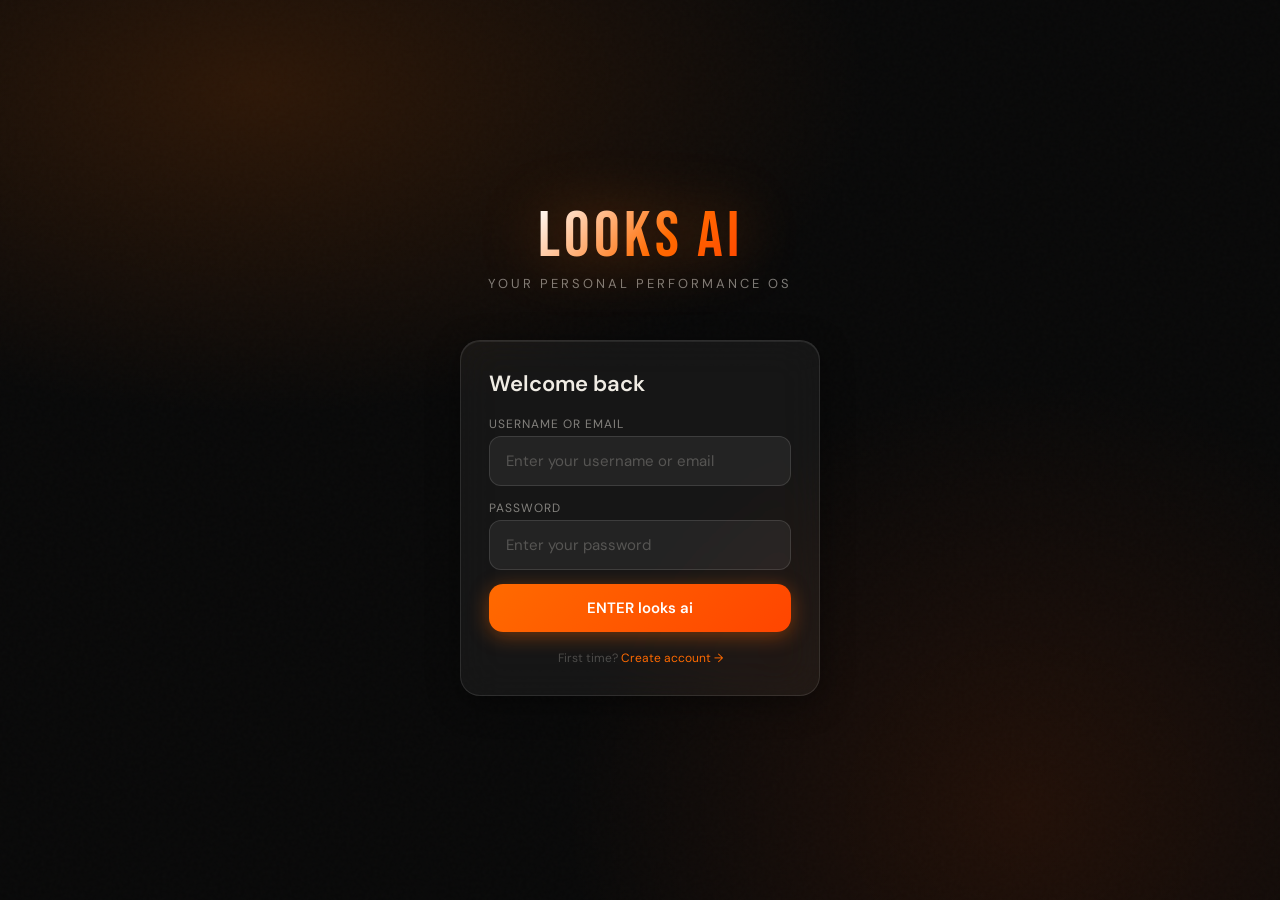
<file: index (1).html>
<!DOCTYPE html>
<html lang="en">
<head>
<meta charset="UTF-8">
<meta name="viewport" content="width=device-width, initial-scale=1.0, viewport-fit=cover">
<meta name="apple-mobile-web-app-capable" content="yes">
<meta name="apple-mobile-web-app-status-bar-style" content="black-translucent">
<meta name="apple-mobile-web-app-title" content="looks ai">
<meta name="theme-color" content="#0a0a0a">
<title>looks ai</title>
<link rel="preconnect" href="https://fonts.googleapis.com">
<link href="https://fonts.googleapis.com/css2?family=Bebas+Neue&family=DM+Sans:wght@300;400;500;600&family=JetBrains+Mono:wght@400;600&display=swap" rel="stylesheet">
<style>
  :root {
    --orange: #ff6a00;
    --orange-bright: #ff8c00;
    --orange-glow: rgba(255,106,0,0.35);
    --orange-dim: rgba(255,106,0,0.12);
    --black: #080808;
    --glass: rgba(255,255,255,0.05);
    --glass-border: rgba(255,255,255,0.10);
    --glass-strong: rgba(255,255,255,0.09);
    --text: #f0ece4;
    --text-dim: rgba(240,236,228,0.5);
    --text-faint: rgba(240,236,228,0.25);
    --safe-bottom: env(safe-area-inset-bottom, 0px);
    --safe-top: env(safe-area-inset-top, 0px);
  }

  * { margin:0; padding:0; box-sizing:border-box; -webkit-tap-highlight-color:transparent; }

  html, body {
    height: 100%;
    background: var(--black);
    color: var(--text);
    font-family: 'DM Sans', sans-serif;
    overflow: hidden;
    user-select: none;
  }

  /* ─── BACKGROUND ─── */
  .bg {
    position: fixed; inset: 0; z-index: 0;
    background: radial-gradient(ellipse 80% 60% at 20% 10%, rgba(255,106,0,0.15) 0%, transparent 60%),
                radial-gradient(ellipse 60% 80% at 80% 90%, rgba(255,80,0,0.10) 0%, transparent 60%),
                #080808;
  }
  .bg::after {
    content:'';
    position:absolute;inset:0;
    background-image: url("data:image/svg+xml,%3Csvg viewBox='0 0 256 256' xmlns='http://www.w3.org/2000/svg'%3E%3Cfilter id='n'%3E%3CfeTurbulence type='fractalNoise' baseFrequency='0.9' numOctaves='4' stitchTiles='stitch'/%3E%3C/filter%3E%3Crect width='100%25' height='100%25' filter='url(%23n)' opacity='0.04'/%3E%3C/svg%3E");
    pointer-events:none;
    opacity:0.5;
  }

  /* ─── APP SHELL ─── */
  #app { position:relative; z-index:1; height:100dvh; display:flex; flex-direction:column; }

  /* ─── SCREENS ─── */
  .screen {
    display: none;
    flex:1;
    flex-direction: column;
    overflow-y: auto;
    overflow-x: hidden;
    padding: calc(var(--safe-top) + 16px) 16px 0;
    padding-bottom: calc(80px + var(--safe-bottom));
    -webkit-overflow-scrolling: touch;
    scrollbar-width: none;
  }
  .screen::-webkit-scrollbar { display:none; }
  .screen.active { display:flex; }

  /* ─── GLASS CARD ─── */
  .glass {
    background: var(--glass);
    border: 1px solid var(--glass-border);
    border-radius: 20px;
    backdrop-filter: blur(20px) saturate(1.5);
    -webkit-backdrop-filter: blur(20px) saturate(1.5);
    box-shadow: 0 8px 32px rgba(0,0,0,0.4), inset 0 1px 0 rgba(255,255,255,0.08);
  }

  .glass-orange {
    background: linear-gradient(135deg, rgba(255,106,0,0.15), rgba(255,106,0,0.05));
    border: 1px solid rgba(255,106,0,0.3);
    border-radius: 20px;
    backdrop-filter: blur(20px);
    -webkit-backdrop-filter: blur(20px);
    box-shadow: 0 8px 32px rgba(255,106,0,0.15), inset 0 1px 0 rgba(255,150,50,0.2);
  }

  /* ─── BUTTONS ─── */
  .btn {
    display: flex; align-items:center; justify-content:center; gap:8px;
    padding: 14px 24px;
    border-radius: 14px;
    border: none;
    font-family: 'DM Sans', sans-serif;
    font-size: 15px;
    font-weight: 600;
    cursor: pointer;
    transition: all 0.2s;
    -webkit-appearance: none;
  }
  .btn:active { transform: scale(0.96); }
  .btn-primary {
    background: linear-gradient(135deg, var(--orange), #ff4500);
    color: #fff;
    box-shadow: 0 4px 20px rgba(255,106,0,0.4);
  }
  .btn-glass {
    background: var(--glass);
    border: 1px solid var(--glass-border);
    color: var(--text);
    backdrop-filter: blur(10px);
    -webkit-backdrop-filter: blur(10px);
  }
  .btn-full { width:100%; }

  /* ─── INPUT ─── */
  .input {
    width:100%;
    background: rgba(255,255,255,0.06);
    border: 1px solid rgba(255,255,255,0.12);
    border-radius: 12px;
    padding: 14px 16px;
    color: var(--text);
    font-family: 'DM Sans', sans-serif;
    font-size: 15px;
    outline: none;
    transition: border-color 0.2s;
    -webkit-appearance: none;
  }
  .input:focus { border-color: var(--orange); }
  .input::placeholder { color: var(--text-faint); }

  /* ─── NAV ─── */
  nav {
    position: fixed;
    bottom: 0; left: 0; right: 0;
    z-index: 100;
    background: rgba(8,8,8,0.8);
    backdrop-filter: blur(30px) saturate(2);
    -webkit-backdrop-filter: blur(30px) saturate(2);
    border-top: 1px solid rgba(255,255,255,0.08);
    padding-bottom: var(--safe-bottom);
    display: none;
  }
  nav.visible { display:block; }
  .nav-inner { display:flex; align-items:center; }
  .nav-item {
    flex:1; display:flex; flex-direction:column; align-items:center; gap:4px;
    padding: 10px 0 12px;
    cursor:pointer; transition: all 0.2s;
    color: var(--text-faint);
    font-size: 10px; font-weight:500; letter-spacing:0.5px; text-transform:uppercase;
  }
  .nav-item svg { width:22px; height:22px; transition: all 0.2s; }
  .nav-item.active { color: var(--orange); }
  .nav-item.active svg { filter: drop-shadow(0 0 6px var(--orange)); }

  /* ─── LOGIN SCREEN ─── */
  #screen-login {
    justify-content: center;
    align-items: center;
    padding: 40px 24px;
    gap: 0;
    padding-bottom: 40px;
  }
  .login-logo {
    font-family: 'Bebas Neue', sans-serif;
    font-size: 64px;
    line-height:1;
    background: linear-gradient(135deg, #fff 0%, var(--orange) 60%, #ff4500 100%);
    -webkit-background-clip: text;
    -webkit-text-fill-color: transparent;
    background-clip: text;
    letter-spacing: 4px;
    margin-bottom: 6px;
    text-align:center;
    filter: drop-shadow(0 0 30px rgba(255,106,0,0.4));
  }
  .login-sub {
    color: var(--text-dim);
    font-size: 13px;
    letter-spacing: 3px;
    text-transform: uppercase;
    text-align: center;
    margin-bottom: 48px;
  }
  .login-card { width:100%; max-width:360px; padding:28px; display:flex; flex-direction:column; gap:14px; }
  .login-label { font-size:12px; color:var(--text-dim); letter-spacing:1px; text-transform:uppercase; margin-bottom:4px; display:block; }
  .login-title { font-size:22px; font-weight:600; margin-bottom:4px; }
  .login-error { color:#ff4444; font-size:13px; text-align:center; display:none; }

  /* ─── DASHBOARD ─── */
  .dash-header { margin-bottom:24px; }
  .dash-greeting { font-size: 13px; color:var(--text-dim); letter-spacing:1px; text-transform:uppercase; }
  .dash-title { font-family:'Bebas Neue',sans-serif; font-size:40px; letter-spacing:2px; color:var(--text); line-height:1.1; }
  .dash-title span { color:var(--orange); }

  .stat-row { display:grid; grid-template-columns:1fr 1fr; gap:12px; margin-bottom:12px; }
  .stat-card { padding:18px; }
  .stat-label { font-size:11px; color:var(--text-dim); letter-spacing:1px; text-transform:uppercase; margin-bottom:6px; }
  .stat-val { font-family:'Bebas Neue',sans-serif; font-size:36px; color:var(--text); line-height:1; }
  .stat-unit { font-size:12px; color:var(--text-dim); margin-top:2px; }

  .quick-actions { display:grid; grid-template-columns:1fr 1fr; gap:12px; margin-bottom:24px; }
  .quick-btn {
    padding:20px 16px;
    display:flex; flex-direction:column; gap:8px;
    cursor:pointer; transition:all 0.2s;
  }
  .quick-btn:active { transform:scale(0.97); }
  .quick-icon { font-size:28px; }
  .quick-label { font-size:13px; font-weight:600; }
  .quick-sub { font-size:11px; color:var(--text-dim); }

  .section-title {
    font-family:'Bebas Neue',sans-serif;
    font-size:22px; letter-spacing:2px;
    color:var(--text-dim); margin-bottom:12px;
  }

  /* ─── FACE RATER ─── */
  .face-upload-area {
    border: 2px dashed rgba(255,106,0,0.3);
    border-radius: 20px;
    padding: 40px 20px;
    display: flex; flex-direction:column; align-items:center; gap:16px;
    cursor:pointer; transition: all 0.3s;
    background: var(--orange-dim);
    margin-bottom: 16px;
    position:relative; overflow:hidden;
  }
  .face-upload-area:active { border-color: var(--orange); background: rgba(255,106,0,0.18); }
  .face-preview { width:100%; border-radius:16px; max-height:300px; object-fit:cover; display:none; }
  .face-icon { font-size:48px; opacity:0.6; }
  .face-upload-text { font-size:15px; color:var(--text-dim); text-align:center; }

  .score-display {
    display:none; flex-direction:column; align-items:center; padding:28px; margin-bottom:16px;
  }
  .score-number {
    font-family:'Bebas Neue',sans-serif;
    font-size:96px; line-height:1;
    background: linear-gradient(135deg, #fff, var(--orange));
    -webkit-background-clip:text; -webkit-text-fill-color:transparent; background-clip:text;
    filter: drop-shadow(0 0 20px rgba(255,106,0,0.5));
  }
  .score-label { font-size:13px; letter-spacing:2px; text-transform:uppercase; color:var(--text-dim); margin-bottom:16px; }
  .score-breakdown { width:100%; display:flex; flex-direction:column; gap:10px; }
  .score-row { display:flex; align-items:center; gap:12px; }
  .score-row-label { font-size:12px; color:var(--text-dim); width:90px; flex-shrink:0; }
  .score-bar-bg { flex:1; height:6px; background:rgba(255,255,255,0.08); border-radius:3px; overflow:hidden; }
  .score-bar-fill { height:100%; background:linear-gradient(90deg, var(--orange), #ff4500); border-radius:3px; transition: width 1s cubic-bezier(0.4,0,0.2,1); width:0%; }
  .score-row-val { font-size:12px; color:var(--orange); font-family:'JetBrains Mono',monospace; width:28px; text-align:right; }
  .score-desc { font-size:14px; color:var(--text-dim); text-align:center; line-height:1.6; margin-top:12px; }

  /* ─── FOOD ─── */
  .food-upload-area {
    border: 2px dashed rgba(255,106,0,0.3);
    border-radius: 20px;
    padding: 36px 20px;
    display: flex; flex-direction:column; align-items:center; gap:14px;
    cursor:pointer; transition: all 0.3s;
    background: var(--orange-dim);
    margin-bottom: 16px;
  }
  .food-upload-area:active { border-color:var(--orange); }
  .food-preview { width:100%; border-radius:16px; max-height:240px; object-fit:cover; display:none; }

  .macro-grid { display:grid; grid-template-columns:1fr 1fr; gap:10px; margin-bottom:10px; }
  .macro-card { padding:16px; display:flex; flex-direction:column; gap:4px; }
  .macro-val { font-family:'Bebas Neue',sans-serif; font-size:32px; color:var(--text); }
  .macro-name { font-size:11px; color:var(--text-dim); letter-spacing:1px; text-transform:uppercase; }
  .macro-unit { font-size:11px; color:var(--orange); }
  .food-name-display { font-size:18px; font-weight:600; margin-bottom:4px; }
  .food-desc { font-size:13px; color:var(--text-dim); line-height:1.6; }

  /* ─── RUN TRACKER ─── */
  .run-stats { display:grid; grid-template-columns:1fr 1fr 1fr; gap:10px; margin-bottom:16px; }
  .run-stat { padding:16px 10px; text-align:center; }
  .run-stat-val { font-family:'Bebas Neue',sans-serif; font-size:28px; color:var(--text); }
  .run-stat-label { font-size:10px; color:var(--text-dim); letter-spacing:1px; text-transform:uppercase; margin-top:2px; }

  .run-btn-wrap { display:flex; gap:12px; margin-bottom:20px; }

  .run-btn-main {
    flex:1; padding:20px;
    border-radius:20px; border:none;
    font-family:'Bebas Neue',sans-serif; font-size:24px; letter-spacing:2px;
    cursor:pointer; transition:all 0.2s;
  }
  .run-btn-main:active { transform:scale(0.97); }
  .run-btn-main.start { background:linear-gradient(135deg,var(--orange),#ff4500); color:#fff; box-shadow:0 4px 24px rgba(255,106,0,0.4); }
  .run-btn-main.stop { background:rgba(255,50,50,0.2); border:1px solid rgba(255,50,50,0.4); color:#ff5555; }
  .run-btn-main.pause { background:var(--glass); border:1px solid var(--glass-border); color:var(--text); }

  .run-map {
    border-radius:20px; overflow:hidden;
    background:rgba(255,255,255,0.03);
    border:1px solid var(--glass-border);
    height:180px;
    display:flex; align-items:center; justify-content:center;
    flex-direction:column; gap:8px;
    margin-bottom:16px;
    position:relative;
  }
  .run-map-label { font-size:12px; color:var(--text-faint); letter-spacing:1px; }
  .run-active-dot { width:12px; height:12px; border-radius:50%; background:var(--orange); box-shadow:0 0 12px var(--orange); animation: pulse 1.5s infinite; }
  @keyframes pulse { 0%,100%{opacity:1;transform:scale(1)} 50%{opacity:0.5;transform:scale(1.4)} }

  .past-runs { display:flex; flex-direction:column; gap:10px; }
  .past-run { padding:16px; display:flex; align-items:center; gap:14px; }
  .past-run-icon { font-size:22px; }
  .past-run-info { flex:1; }
  .past-run-title { font-size:14px; font-weight:600; }
  .past-run-sub { font-size:12px; color:var(--text-dim); margin-top:2px; }
  .past-run-dist { font-family:'Bebas Neue',sans-serif; font-size:22px; color:var(--orange); }

  /* ─── SETTINGS ─── */
  .settings-section { margin-bottom:24px; }
  .settings-section-title { font-size:11px; color:var(--text-faint); letter-spacing:2px; text-transform:uppercase; margin-bottom:10px; }
  .settings-row {
    padding:16px; margin-bottom:8px;
    display:flex; align-items:center; gap:14px;
  }
  .settings-icon { font-size:20px; width:32px; text-align:center; }
  .settings-info { flex:1; }
  .settings-label { font-size:14px; font-weight:500; }
  .settings-val { font-size:12px; color:var(--text-dim); margin-top:2px; font-family:'JetBrains Mono',monospace; }

  /* ─── LOADER ─── */
  .loader { display:none; flex-direction:column; align-items:center; gap:16px; padding:40px; }
  .loader.active { display:flex; }
  .spinner {
    width:40px; height:40px;
    border:3px solid rgba(255,106,0,0.2);
    border-top-color:var(--orange);
    border-radius:50%;
    animation:spin 0.8s linear infinite;
  }
  @keyframes spin { to{transform:rotate(360deg)} }
  .loader-text { font-size:13px; color:var(--text-dim); letter-spacing:1px; }

  /* ─── PAGE HEADER ─── */
  .page-header { margin-bottom:24px; }
  .page-tag { font-size:11px; color:var(--orange); letter-spacing:2px; text-transform:uppercase; margin-bottom:4px; }
  .page-title { font-family:'Bebas Neue',sans-serif; font-size:38px; letter-spacing:2px; line-height:1; }

  /* ─── TOAST ─── */
  .toast {
    position:fixed; top:calc(var(--safe-top) + 60px); left:50%; transform:translateX(-50%) translateY(-20px);
    background:rgba(20,20,20,0.95); border:1px solid rgba(255,255,255,0.1);
    padding:12px 20px; border-radius:12px;
    font-size:13px; color:var(--text);
    backdrop-filter:blur(20px);
    opacity:0; transition:all 0.3s; pointer-events:none;
    white-space:nowrap; z-index:999;
    box-shadow:0 4px 20px rgba(0,0,0,0.4);
  }
  .toast.show { opacity:1; transform:translateX(-50%) translateY(0); }

  /* ─── MODAL ─── */
  .modal-overlay {
    position:fixed; inset:0; z-index:200;
    background:rgba(0,0,0,0.7); backdrop-filter:blur(10px);
    display:none; align-items:flex-end;
  }
  .modal-overlay.show { display:flex; }
  .modal {
    width:100%; padding:28px; padding-bottom:calc(28px + var(--safe-bottom));
    border-radius:28px 28px 0 0;
    background:rgba(16,16,16,0.95);
    border-top:1px solid rgba(255,255,255,0.1);
  }
  .modal-title { font-family:'Bebas Neue',sans-serif; font-size:28px; letter-spacing:2px; margin-bottom:16px; }
  .modal-body { display:flex; flex-direction:column; gap:12px; }

  /* ─── ANIMATIONS ─── */
  @keyframes fadeUp { from{opacity:0;transform:translateY(20px)} to{opacity:1;transform:translateY(0)} }
  .fade-up { animation:fadeUp 0.4s ease forwards; }

  input[type=file] { display:none; }

  .empty-state { text-align:center; padding:40px 20px; color:var(--text-faint); font-size:14px; }
</style>
</head>
<body>

<div class="bg"></div>
<div id="app">

  <!-- ════ LOGIN ════ -->
  <div id="screen-login" class="screen active">
    <div class="login-logo">looks ai</div>
    <div class="login-sub">Your Personal Performance OS</div>
    <div class="login-card glass">
      <div class="login-title">Welcome back</div>
      <div>
        <label class="login-label">Username or Email</label>
        <input class="input" type="text" id="login-user" placeholder="Enter your username or email" autocomplete="username">
      </div>
      <div>
        <label class="login-label">Password</label>
        <input class="input" type="password" id="login-pass" placeholder="Enter your password" autocomplete="current-password">
      </div>
      <button class="btn btn-primary btn-full" onclick="doLogin()">ENTER looks ai</button>
      <div style="text-align:center">
        <span style="font-size:12px;color:var(--text-faint)">First time? </span>
        <span style="font-size:12px;color:var(--orange);cursor:pointer" onclick="showRegister()">Create account →</span>
      </div>
      <div class="login-error" id="login-error">Incorrect username or password.</div>
    </div>
  </div>

  <!-- ════ DASHBOARD ════ -->
  <div id="screen-dash" class="screen">
    <div class="dash-header fade-up">
      <div class="dash-greeting">GOOD <span id="time-of-day">MORNING</span></div>
      <div class="dash-title">HELLO, <span id="dash-username">THERE</span></div>
    </div>

    <!-- Weekly stats -->
    <div class="stat-row">
      <div class="stat-card glass">
        <div class="stat-label">This week</div>
        <div class="stat-val" id="dash-runs">0</div>
        <div class="stat-unit">runs completed</div>
      </div>
      <div class="stat-card glass">
        <div class="stat-label">Total km</div>
        <div class="stat-val" id="dash-km">0.0</div>
        <div class="stat-unit">kilometers</div>
      </div>
    </div>

    <!-- Quick actions -->
    <div class="quick-actions">
      <div class="quick-btn glass-orange" onclick="goTo('run')">
        <div class="quick-icon">🏃</div>
        <div class="quick-label">Start Run</div>
        <div class="quick-sub">Track your pace</div>
      </div>
      <div class="quick-btn glass" onclick="goTo('food')">
        <div class="quick-icon">🍔</div>
        <div class="quick-label">Scan Food</div>
        <div class="quick-sub">Check macros</div>
      </div>
      <div class="quick-btn glass" onclick="goTo('face')">
        <div class="quick-icon">😎</div>
        <div class="quick-label">Face Rate</div>
        <div class="quick-sub">AI analysis</div>
      </div>
      <div class="quick-btn glass" onclick="goTo('settings')">
        <div class="quick-icon">⚙️</div>
        <div class="quick-label">Settings</div>
        <div class="quick-sub">API & profile</div>
      </div>
    </div>

    <!-- Most recent run -->
    <div class="section-title">LAST RUN</div>
    <div id="dash-last-run" style="margin-bottom:16px">
      <div class="empty-state" style="padding:20px">No runs yet — lace up! 👟</div>
    </div>

    <!-- Most recent food -->
    <div class="section-title">LAST MEAL</div>
    <div id="dash-last-food" style="margin-bottom:16px">
      <div class="empty-state" style="padding:20px">No food scanned yet 🍽️</div>
    </div>

    <!-- Most recent face -->
    <div class="section-title">LAST FACE RATING</div>
    <div id="dash-last-face" style="margin-bottom:24px">
      <div class="empty-state" style="padding:20px">No face rated yet 😎</div>
    </div>
  </div>

  <!-- ════ FACE RATER ════ -->
  <div id="screen-face" class="screen">
    <div class="page-header fade-up">
      <div class="page-tag">AI POWERED</div>
      <div class="page-title">FACE RATER</div>
    </div>

    <div class="face-upload-area" onclick="document.getElementById('face-input').click()">
      <img id="face-preview" class="face-preview" alt="">
      <div id="face-icon" class="face-icon">📸</div>
      <div id="face-upload-text" class="face-upload-text">Tap to take a photo or choose from library</div>
    </div>
    <input type="file" id="face-input" accept="image/*" onchange="handleFaceImage(this)">

    <div class="loader" id="face-loader">
      <div class="spinner"></div>
      <div class="loader-text">ANALYSING YOUR FACE...</div>
    </div>

    <div class="score-display glass" id="score-display">
      <div class="score-number" id="score-num">--</div>
      <div class="score-label">OUT OF 10</div>
      <div class="score-breakdown" id="score-breakdown"></div>
      <div class="score-desc" id="score-desc"></div>
    </div>

    <button class="btn btn-glass btn-full" style="margin-bottom:16px" onclick="resetFace()">TRY ANOTHER PHOTO</button>
  </div>

  <!-- ════ FOOD CHECKER ════ -->
  <div id="screen-food" class="screen">
    <div class="page-header fade-up">
      <div class="page-tag">AI POWERED</div>
      <div class="page-title">FOOD SCANNER</div>
    </div>

    <div class="food-upload-area" onclick="document.getElementById('food-input').click()">
      <img id="food-preview" class="food-preview" alt="">
      <div id="food-icon" class="face-icon">🍽️</div>
      <div id="food-upload-text" class="face-upload-text">Tap to photograph your food</div>
    </div>
    <input type="file" id="food-input" accept="image/*" onchange="handleFoodImage(this)">

    <div class="loader" id="food-loader">
      <div class="spinner"></div>
      <div class="loader-text">SCANNING FOOD...</div>
    </div>

    <div id="food-result" style="display:none">
      <div class="glass" style="padding:20px;margin-bottom:12px">
        <div class="food-name-display" id="food-name"></div>
        <div class="food-desc" id="food-desc"></div>
      </div>
      <div class="macro-grid">
        <div class="macro-card glass-orange">
          <div class="macro-val" id="macro-cal">--</div>
          <div class="macro-name">Calories</div>
          <div class="macro-unit">kcal</div>
        </div>
        <div class="macro-card glass">
          <div class="macro-val" id="macro-pro">--</div>
          <div class="macro-name">Protein</div>
          <div class="macro-unit">grams</div>
        </div>
        <div class="macro-card glass">
          <div class="macro-val" id="macro-carb">--</div>
          <div class="macro-name">Carbs</div>
          <div class="macro-unit">grams</div>
        </div>
        <div class="macro-card glass">
          <div class="macro-val" id="macro-fat">--</div>
          <div class="macro-name">Fat</div>
          <div class="macro-unit">grams</div>
        </div>
      </div>
      <div class="glass" style="padding:16px;margin-top:4px" id="food-tips-wrap">
        <div style="font-size:11px;color:var(--orange);letter-spacing:1px;text-transform:uppercase;margin-bottom:8px">HEALTH TIPS</div>
        <div class="food-desc" id="food-tips"></div>
      </div>
    </div>

    <button class="btn btn-glass btn-full" style="margin-top:12px;margin-bottom:16px" onclick="resetFood()">SCAN ANOTHER</button>
  </div>

  <!-- ════ RUN TRACKER ════ -->
  <div id="screen-run" class="screen">
    <div class="page-header fade-up">
      <div class="page-tag">GPS TRACKING</div>
      <div class="page-title">RUN TRACKER</div>
    </div>

    <div class="run-stats">
      <div class="run-stat glass">
        <div class="run-stat-val" id="run-dist">0.00</div>
        <div class="run-stat-label">KM</div>
      </div>
      <div class="run-stat glass">
        <div class="run-stat-val" id="run-time">00:00</div>
        <div class="run-stat-label">TIME</div>
      </div>
      <div class="run-stat glass">
        <div class="run-stat-val" id="run-pace">--:--</div>
        <div class="run-stat-label">PACE/KM</div>
      </div>
    </div>

    <div class="run-map" id="run-map">
      <div class="run-active-dot" id="run-dot" style="display:none"></div>
      <div style="font-size:32px" id="run-map-icon">🗺️</div>
      <div class="run-map-label" id="run-map-label">GPS WILL ACTIVATE ON START</div>
    </div>

    <div class="run-btn-wrap">
      <button class="run-btn-main start btn-full" id="run-btn" onclick="toggleRun()">START RUN</button>
    </div>

    <div class="glass" style="padding:16px;margin-bottom:16px">
      <div style="display:flex;justify-content:space-between;margin-bottom:8px">
        <div style="font-size:12px;color:var(--text-dim);letter-spacing:1px;text-transform:uppercase">Calories Burned</div>
        <div style="font-family:'Bebas Neue',sans-serif;font-size:20px;color:var(--orange)" id="run-cal">0</div>
      </div>
      <div style="display:flex;justify-content:space-between">
        <div style="font-size:12px;color:var(--text-dim);letter-spacing:1px;text-transform:uppercase">Avg Speed</div>
        <div style="font-family:'Bebas Neue',sans-serif;font-size:20px;color:var(--text)" id="run-speed">0.0 km/h</div>
      </div>
    </div>

    <div class="section-title">PAST RUNS</div>
    <div class="past-runs" id="past-runs-list">
      <div class="empty-state">No runs saved yet. Start running! 🏃</div>
    </div>
  </div>

  <!-- ════ SETTINGS ════ -->
  <div id="screen-settings" class="screen">
    <div class="page-header fade-up">
      <div class="page-tag">CONFIGURATION</div>
      <div class="page-title">SETTINGS</div>
    </div>

    <div class="settings-section">
      <div class="settings-section-title">AI Configuration</div>
      <div class="settings-row glass" onclick="editApiKey()">
        <div class="settings-icon">🤖</div>
        <div class="settings-info">
          <div class="settings-label">Groq API Key</div>
          <div class="settings-val" id="api-key-display">Tap to update</div>
        </div>
        <div style="color:var(--orange);font-size:20px">›</div>
      </div>
    </div>

    <div class="settings-section">
      <div class="settings-section-title">Account</div>
      <div class="settings-row glass">
        <div class="settings-icon">👤</div>
        <div class="settings-info">
          <div class="settings-label" id="settings-username-display">Username</div>
          <div class="settings-val" id="settings-email-display">Email</div>
        </div>
      </div>
      <div class="settings-row glass" onclick="changePassword()">
        <div class="settings-icon">🔐</div>
        <div class="settings-info">
          <div class="settings-label">Change Password</div>
          <div class="settings-val">Update your login PIN</div>
        </div>
        <div style="color:var(--orange);font-size:20px">›</div>
      </div>
      <div class="settings-row glass" onclick="clearData()">
        <div class="settings-icon">🗑️</div>
        <div class="settings-info">
          <div class="settings-label">Clear All Data</div>
          <div class="settings-val">Resets runs and history</div>
        </div>
        <div style="color:var(--orange);font-size:20px">›</div>
      </div>
    </div>

    <div class="settings-section">
      <div class="settings-section-title">App</div>
      <div class="settings-row glass">
        <div class="settings-icon">📱</div>
        <div class="settings-info">
          <div class="settings-label">Version</div>
          <div class="settings-val">looks ai v1.0.0</div>
        </div>
      </div>
      <div class="settings-row glass" onclick="doLogout()">
        <div class="settings-icon">🚪</div>
        <div class="settings-info">
          <div class="settings-label">Log Out</div>
          <div class="settings-val">Return to login</div>
        </div>
      </div>
    </div>
  </div>

</div>

<!-- ════ NAV ════ -->
<nav id="nav">
  <div class="nav-inner">
    <div class="nav-item active" id="nav-dash" onclick="goTo('dash')">
      <svg viewBox="0 0 24 24" fill="none" stroke="currentColor" stroke-width="2"><rect x="3" y="3" width="7" height="7" rx="1"/><rect x="14" y="3" width="7" height="7" rx="1"/><rect x="3" y="14" width="7" height="7" rx="1"/><rect x="14" y="14" width="7" height="7" rx="1"/></svg>
      HOME
    </div>
    <div class="nav-item" id="nav-face" onclick="goTo('face')">
      <svg viewBox="0 0 24 24" fill="none" stroke="currentColor" stroke-width="2"><circle cx="12" cy="8" r="4"/><path d="M12 14c-4.5 0-7 2-7 3v1h14v-1c0-1-2.5-3-7-3z"/></svg>
      FACE
    </div>
    <div class="nav-item" id="nav-food" onclick="goTo('food')">
      <svg viewBox="0 0 24 24" fill="none" stroke="currentColor" stroke-width="2"><path d="M18 8c0-4-6-4-6 0v13"/><path d="M6 8v4a3 3 0 006 0V8"/></svg>
      FOOD
    </div>
    <div class="nav-item" id="nav-run" onclick="goTo('run')">
      <svg viewBox="0 0 24 24" fill="none" stroke="currentColor" stroke-width="2"><circle cx="13" cy="4" r="1.5"/><path d="M8 17l2-5 3 3 2-8"/><path d="M5 21l3-4 2-4"/><path d="M19 17l-2-4-4-2"/></svg>
      RUN
    </div>
    <div class="nav-item" id="nav-settings" onclick="goTo('settings')">
      <svg viewBox="0 0 24 24" fill="none" stroke="currentColor" stroke-width="2"><circle cx="12" cy="12" r="3"/><path d="M12 1v2M12 21v2M4.22 4.22l1.42 1.42M18.36 18.36l1.42 1.42M1 12h2M21 12h2M4.22 19.78l1.42-1.42M18.36 5.64l1.42-1.42"/></svg>
      SETTINGS
    </div>
  </div>
</nav>

<!-- ════ MODALS ════ -->
<div class="modal-overlay" id="modal-apikey">
  <div class="modal glass">
    <div class="modal-title">GROQ API KEY</div>
    <div class="modal-body">
      <div style="font-size:13px;color:var(--text-dim);line-height:1.6">Paste your Groq API key. Stored only on your device.</div>
      <input class="input" type="password" id="api-key-input" placeholder="gsk_...">
      <button class="btn btn-primary btn-full" onclick="saveApiKey()">SAVE KEY</button>
      <button class="btn btn-glass btn-full" onclick="closeModal('modal-apikey')">CANCEL</button>
    </div>
  </div>
</div>

<div class="modal-overlay" id="modal-register">
  <div class="modal glass">
    <div class="modal-title">CREATE ACCOUNT</div>
    <div class="modal-body">
      <div style="font-size:13px;color:var(--text-dim)">Set up your looks ai account.</div>
      <input class="input" type="text" id="reg-username" placeholder="Username (e.g. jay123)" autocomplete="username">
      <input class="input" type="email" id="reg-email" placeholder="Email address" autocomplete="email">
      <input class="input" type="password" id="reg-pass" placeholder="Choose a password">
      <input class="input" type="password" id="reg-confirm" placeholder="Confirm password">
      <button class="btn btn-primary btn-full" onclick="doRegister()">CREATE ACCOUNT</button>
      <button class="btn btn-glass btn-full" onclick="closeModal('modal-register')">CANCEL</button>
      <div class="login-error" id="reg-error"></div>
    </div>
  </div>
</div>

<div class="modal-overlay" id="modal-change-pass">
  <div class="modal glass">
    <div class="modal-title">CHANGE PASSWORD</div>
    <div class="modal-body">
      <input class="input" type="password" id="old-pass" placeholder="Current password">
      <input class="input" type="password" id="new-pass" placeholder="New password">
      <button class="btn btn-primary btn-full" onclick="doChangePass()">UPDATE</button>
      <button class="btn btn-glass btn-full" onclick="closeModal('modal-change-pass')">CANCEL</button>
    </div>
  </div>
</div>

<div class="toast" id="toast"></div>

<script>
// ═══════════════════════════════════════
// STATE
// ═══════════════════════════════════════
const GROQ_KEY_DEFAULT = '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';
const S = {
  get apiKey() { return localStorage.getItem('apex_apikey') || GROQ_KEY_DEFAULT; },
  get password() { return localStorage.getItem('apex_pass') || ''; },
  get username() { return localStorage.getItem('apex_username') || ''; },
  get email() { return localStorage.getItem('apex_email') || ''; },
  get runs() { try { return JSON.parse(localStorage.getItem('apex_runs') || '[]'); } catch(e){return[];} },
  get foods() { try { return JSON.parse(localStorage.getItem('apex_foods') || '[]'); } catch(e){return[];} },
  get faces() { try { return JSON.parse(localStorage.getItem('apex_faces') || '[]'); } catch(e){return[];} },
  saveRun(r) { const runs = this.runs; runs.unshift(r); localStorage.setItem('apex_runs', JSON.stringify(runs)); },
  saveFood(f) { const foods = this.foods; foods.unshift(f); localStorage.setItem('apex_foods', JSON.stringify(foods.slice(0,20))); },
  saveFace(f) { const faces = this.faces; faces.unshift(f); localStorage.setItem('apex_faces', JSON.stringify(faces.slice(0,20))); },
  clearRuns() { localStorage.setItem('apex_runs','[]'); },
  clearAll() { localStorage.setItem('apex_runs','[]'); localStorage.setItem('apex_foods','[]'); localStorage.setItem('apex_faces','[]'); }
};

// ═══════════════════════════════════════
// NAV / SCREENS
// ═══════════════════════════════════════
let currentScreen = 'login';

function goTo(screen) {
  document.querySelectorAll('.screen').forEach(s => s.classList.remove('active'));
  document.querySelectorAll('.nav-item').forEach(n => n.classList.remove('active'));
  document.getElementById('screen-' + screen).classList.add('active');
  const navEl = document.getElementById('nav-' + screen);
  if (navEl) navEl.classList.add('active');
  currentScreen = screen;
  if (screen === 'dash') updateDash();
  if (screen === 'run') updatePastRuns();
  if (screen === 'settings') updateSettingsDisplay();
}

// ═══════════════════════════════════════
// AUTH
// ═══════════════════════════════════════
function doLogin() {
  const userInput = document.getElementById('login-user').value.trim();
  const pass = document.getElementById('login-pass').value;
  const stored = S.password;
  if (!stored) { showToast('Please create an account first'); showRegister(); return; }
  const matchUser = userInput.toLowerCase() === S.username.toLowerCase() || userInput.toLowerCase() === S.email.toLowerCase();
  if (matchUser && pass === stored) {
    document.getElementById('nav').classList.add('visible');
    goTo('dash');
    setTimeOfDay();
  } else {
    document.getElementById('login-error').style.display = 'block';
    document.getElementById('login-pass').value = '';
  }
}

document.getElementById('login-pass').addEventListener('keydown', e => { if(e.key==='Enter') doLogin(); });
document.getElementById('login-user').addEventListener('keydown', e => { if(e.key==='Enter') document.getElementById('login-pass').focus(); });

function showRegister() { showModal('modal-register'); }

function doRegister() {
  const username = document.getElementById('reg-username').value.trim();
  const email = document.getElementById('reg-email').value.trim();
  const p = document.getElementById('reg-pass').value;
  const c = document.getElementById('reg-confirm').value;
  const err = document.getElementById('reg-error');
  if (!username) { err.textContent='Enter a username'; err.style.display='block'; return; }
  if (!email || !email.includes('@')) { err.textContent='Enter a valid email'; err.style.display='block'; return; }
  if (!p) { err.textContent='Enter a password'; err.style.display='block'; return; }
  if (p !== c) { err.textContent='Passwords do not match'; err.style.display='block'; return; }
  localStorage.setItem('apex_username', username);
  localStorage.setItem('apex_email', email);
  localStorage.setItem('apex_pass', p);
  closeModal('modal-register');
  showToast('Account created! Log in now ✅');
}

function doLogout() {
  document.getElementById('nav').classList.remove('visible');
  document.getElementById('login-user').value = '';
  document.getElementById('login-pass').value = '';
  document.getElementById('login-error').style.display = 'none';
  goTo('login');
  stopRun();
}

function changePassword() { showModal('modal-change-pass'); }

function doChangePass() {
  const old = document.getElementById('old-pass').value;
  const nw = document.getElementById('new-pass').value;
  if (old !== S.password) { showToast('Incorrect current password'); return; }
  if (!nw) { showToast('Enter a new password'); return; }
  localStorage.setItem('apex_pass', nw);
  closeModal('modal-change-pass');
  showToast('Password updated!');
}

// ═══════════════════════════════════════
// DASHBOARD
// ═══════════════════════════════════════
function setTimeOfDay() {
  const h = new Date().getHours();
  const el = document.getElementById('time-of-day');
  if (h < 12) el.textContent = 'MORNING';
  else if (h < 17) el.textContent = 'AFTERNOON';
  else el.textContent = 'EVENING';
}

function updateDash() {
  const unEl = document.getElementById('dash-username');
  if (unEl) unEl.textContent = S.username ? S.username.toUpperCase() : 'THERE';

  // Weekly run stats
  const runs = S.runs;
  const now = new Date();
  const weekAgo = new Date(now - 7*24*60*60*1000);
  const weekRuns = runs.filter(r => new Date(r.date) > weekAgo);
  const totalKm = weekRuns.reduce((a,b) => a + (b.distance||0), 0);
  document.getElementById('dash-runs').textContent = weekRuns.length;
  document.getElementById('dash-km').textContent = totalKm.toFixed(1);

  // Last run
  const lastRunEl = document.getElementById('dash-last-run');
  if (runs.length) {
    const r = runs[0];
    lastRunEl.innerHTML = `
      <div class="glass" style="padding:18px;display:flex;align-items:center;gap:14px">
        <div style="font-size:28px">🏃</div>
        <div style="flex:1">
          <div style="font-size:13px;color:var(--text-dim);margin-bottom:4px">${formatDate(r.date)}</div>
          <div style="display:flex;gap:16px;flex-wrap:wrap">
            <div><span style="font-family:'Bebas Neue',sans-serif;font-size:22px;color:var(--orange)">${r.distance.toFixed(2)}</span><span style="font-size:11px;color:var(--text-dim)"> km</span></div>
            <div><span style="font-family:'Bebas Neue',sans-serif;font-size:22px">${r.duration}</span><span style="font-size:11px;color:var(--text-dim)"> time</span></div>
            <div><span style="font-family:'Bebas Neue',sans-serif;font-size:22px">${r.pace}</span><span style="font-size:11px;color:var(--text-dim)"> /km</span></div>
            <div><span style="font-family:'Bebas Neue',sans-serif;font-size:22px">${r.speed||'--'}</span><span style="font-size:11px;color:var(--text-dim)"> km/h</span></div>
          </div>
        </div>
      </div>`;
  } else {
    lastRunEl.innerHTML = '<div class="empty-state" style="padding:20px">No runs yet — lace up! 👟</div>';
  }

  // Last food
  const lastFoodEl = document.getElementById('dash-last-food');
  const foods = S.foods;
  if (foods.length) {
    const f = foods[0];
    lastFoodEl.innerHTML = `
      <div class="glass" style="padding:18px">
        <div style="display:flex;align-items:center;gap:12px;margin-bottom:12px">
          <div style="font-size:24px">🍽️</div>
          <div>
            <div style="font-size:15px;font-weight:600">${f.name||'Unknown'}</div>
            <div style="font-size:12px;color:var(--text-dim)">${formatDate(f.date)}</div>
          </div>
        </div>
        <div style="display:grid;grid-template-columns:1fr 1fr 1fr 1fr;gap:8px">
          <div style="text-align:center">
            <div style="font-family:'Bebas Neue',sans-serif;font-size:20px;color:var(--orange)">${f.calories||'--'}</div>
            <div style="font-size:10px;color:var(--text-dim);text-transform:uppercase">kcal</div>
          </div>
          <div style="text-align:center">
            <div style="font-family:'Bebas Neue',sans-serif;font-size:20px">${f.protein||'--'}</div>
            <div style="font-size:10px;color:var(--text-dim);text-transform:uppercase">protein</div>
          </div>
          <div style="text-align:center">
            <div style="font-family:'Bebas Neue',sans-serif;font-size:20px">${f.carbs||'--'}</div>
            <div style="font-size:10px;color:var(--text-dim);text-transform:uppercase">carbs</div>
          </div>
          <div style="text-align:center">
            <div style="font-family:'Bebas Neue',sans-serif;font-size:20px">${f.fat||'--'}</div>
            <div style="font-size:10px;color:var(--text-dim);text-transform:uppercase">fat</div>
          </div>
        </div>
      </div>`;
  } else {
    lastFoodEl.innerHTML = '<div class="empty-state" style="padding:20px">No food scanned yet 🍽️</div>';
  }

  // Last face
  const lastFaceEl = document.getElementById('dash-last-face');
  const faces = S.faces;
  if (faces.length) {
    const f = faces[0];
    lastFaceEl.innerHTML = `
      <div class="glass" style="padding:18px;display:flex;align-items:center;gap:14px">
        <div style="font-size:28px">😎</div>
        <div style="flex:1">
          <div style="font-size:12px;color:var(--text-dim);margin-bottom:4px">${formatDate(f.date)}</div>
          <div style="display:flex;align-items:baseline;gap:8px">
            <span style="font-family:'Bebas Neue',sans-serif;font-size:40px;color:var(--orange);filter:drop-shadow(0 0 10px var(--orange))">${f.overall}</span>
            <span style="font-size:13px;color:var(--text-dim)">/ 10</span>
          </div>
          <div style="font-size:12px;color:var(--text-dim);margin-top:4px;line-height:1.5">${f.description||''}</div>
        </div>
      </div>`;
  } else {
    lastFaceEl.innerHTML = '<div class="empty-state" style="padding:20px">No face rated yet 😎</div>';
  }
}

// ═══════════════════════════════════════
// FACE RATER
// ═══════════════════════════════════════
let faceData = null;

function handleFaceImage(input) {
  if (!input.files[0]) return;
  const file = input.files[0];
  const reader = new FileReader();
  reader.onload = e => {
    faceData = e.target.result;
    const prev = document.getElementById('face-preview');
    prev.src = faceData;
    prev.style.display = 'block';
    document.getElementById('face-icon').style.display = 'none';
    document.getElementById('face-upload-text').style.display = 'none';
    document.getElementById('score-display').style.display = 'none';
    analyzeFace(faceData);
  };
  reader.readAsDataURL(file);
}

async function analyzeFace(imageData) {
  const loader = document.getElementById('face-loader');
  loader.classList.add('active');
  try {
    const res = await fetch('https://api.groq.com/openai/v1/chat/completions', {
      method:'POST',
      headers:{'Content-Type':'application/json','Authorization':'Bearer '+S.apiKey},
      body: JSON.stringify({
        model: 'meta-llama/llama-4-scout-17b-16e-instruct',
        max_tokens: 600,
        messages:[{
          role:'user',
          content:[
            {type:'image_url', image_url:{url: imageData}},
            {type:'text', text:`You are an honest but kind facial attractiveness rater. Rate this face and respond ONLY with valid JSON, no markdown, no backticks:
{"overall":7.8,"symmetry":8,"jawline":7,"eyes":8,"skin":7,"grooming":8,"description":"A brief 1-2 sentence honest assessment.","tips":"1-2 tips for improvement if any."}
overall is out of 10 with one decimal. Sub-scores are integers out of 10. Be honest but not harsh.`}
          ]
        }]
      })
    });
    const data = await res.json();
    if (data.error) throw new Error(data.error.message);
    const text = data.choices[0].message.content;
    const json = JSON.parse(text.replace(/```json|```/g,'').trim());
    S.saveFace({...json, date: new Date().toISOString()});
    displayFaceScore(json);
  } catch(e) {
    showToast('Error: ' + (e.message || 'AI failed'));
    console.error(e);
  } finally {
    loader.classList.remove('active');
  }
}

function displayFaceScore(d) {
  document.getElementById('score-num').textContent = d.overall.toFixed(1);
  document.getElementById('score-desc').textContent = (d.description || '') + (d.tips ? ' ' + d.tips : '');

  const cats = [
    {label:'Symmetry', key:'symmetry'},
    {label:'Jawline', key:'jawline'},
    {label:'Eyes', key:'eyes'},
    {label:'Skin', key:'skin'},
    {label:'Grooming', key:'grooming'},
  ];
  document.getElementById('score-breakdown').innerHTML = cats.map(c => `
    <div class="score-row">
      <div class="score-row-label">${c.label}</div>
      <div class="score-bar-bg"><div class="score-bar-fill" style="width:${(d[c.key]||0)*10}%"></div></div>
      <div class="score-row-val">${d[c.key]||'--'}</div>
    </div>
  `).join('');

  const sd = document.getElementById('score-display');
  sd.style.display = 'flex';
  setTimeout(() => {
    sd.querySelectorAll('.score-bar-fill').forEach(b => b.style.width = b.style.width);
  }, 100);
}

function resetFace() {
  faceData = null;
  document.getElementById('face-preview').style.display = 'none';
  document.getElementById('face-icon').style.display = 'block';
  document.getElementById('face-upload-text').style.display = 'block';
  document.getElementById('score-display').style.display = 'none';
  document.getElementById('face-input').value = '';
}

// ═══════════════════════════════════════
// FOOD CHECKER
// ═══════════════════════════════════════
function handleFoodImage(input) {
  if (!input.files[0]) return;
  const file = input.files[0];
  const reader = new FileReader();
  reader.onload = e => {
    const img = document.getElementById('food-preview');
    img.src = e.target.result;
    img.style.display = 'block';
    document.getElementById('food-icon').style.display = 'none';
    document.getElementById('food-upload-text').style.display = 'none';
    document.getElementById('food-result').style.display = 'none';
    analyzeFood(e.target.result);
  };
  reader.readAsDataURL(file);
}

async function analyzeFood(imageData) {
  const loader = document.getElementById('food-loader');
  loader.classList.add('active');
  try {
    const res = await fetch('https://api.groq.com/openai/v1/chat/completions', {
      method:'POST',
      headers:{'Content-Type':'application/json','Authorization':'Bearer '+S.apiKey},
      body: JSON.stringify({
        model: 'meta-llama/llama-4-scout-17b-16e-instruct',
        max_tokens: 500,
        messages:[{
          role:'user',
          content:[
            {type:'image_url', image_url:{url: imageData}},
            {type:'text', text:`Analyze this food image. Respond ONLY with valid JSON, no markdown, no backticks:
{"name":"Food name","calories":450,"protein":32,"carbs":45,"fat":12,"description":"Brief description of the dish.","tips":"1-2 health tips about this food."}
Estimate per serving/portion visible. All numbers are integers.`}
          ]
        }]
      })
    });
    const data = await res.json();
    if (data.error) throw new Error(data.error.message);
    const text = data.choices[0].message.content;
    const json = JSON.parse(text.replace(/```json|```/g,'').trim());
    S.saveFood({...json, date: new Date().toISOString()});
    displayFood(json);
  } catch(e) {
    showToast('Error: ' + (e.message || 'AI failed'));
    console.error(e);
  } finally {
    loader.classList.remove('active');
  }
}

function displayFood(d) {
  document.getElementById('food-name').textContent = d.name || 'Unknown food';
  document.getElementById('food-desc').textContent = d.description || '';
  document.getElementById('macro-cal').textContent = d.calories || '--';
  document.getElementById('macro-pro').textContent = d.protein || '--';
  document.getElementById('macro-carb').textContent = d.carbs || '--';
  document.getElementById('macro-fat').textContent = d.fat || '--';
  document.getElementById('food-tips').textContent = d.tips || '';
  document.getElementById('food-result').style.display = 'block';
}

function resetFood() {
  document.getElementById('food-preview').style.display = 'none';
  document.getElementById('food-icon').style.display = 'block';
  document.getElementById('food-upload-text').style.display = 'block';
  document.getElementById('food-result').style.display = 'none';
  document.getElementById('food-input').value = '';
}

// ═══════════════════════════════════════
// RUN TRACKER
// ═══════════════════════════════════════
let runInterval = null;
let runSeconds = 0;
let runDistance = 0;
let runRunning = false;
let runPaused = false;
let lastPos = null;
let watchId = null;
let speedSamples = [];

function toggleRun() {
  if (!runRunning) startRun();
  else if (!runPaused) pauseRun();
  else resumeRun();
}

function startRun() {
  runRunning = true; runPaused = false;
  runSeconds = 0; runDistance = 0; lastPos = null; speedSamples = [];
  updateRunDisplay();

  runInterval = setInterval(() => {
    runSeconds++;
    updateRunDisplay();
  }, 1000);

  document.getElementById('run-btn').textContent = 'PAUSE';
  document.getElementById('run-btn').className = 'run-btn-main pause btn-full';
  document.getElementById('run-dot').style.display = 'block';
  document.getElementById('run-map-icon').style.display = 'none';
  document.getElementById('run-map-label').textContent = 'GPS ACTIVE';

  // add stop button
  let stopBtn = document.getElementById('run-stop-btn');
  if (!stopBtn) {
    stopBtn = document.createElement('button');
    stopBtn.id = 'run-stop-btn';
    stopBtn.className = 'run-btn-main stop';
    stopBtn.style.cssText = 'width:80px;flex-shrink:0';
    stopBtn.textContent = 'END';
    stopBtn.onclick = stopRun;
    document.getElementById('run-btn').parentNode.appendChild(stopBtn);
  }
  stopBtn.style.display = 'block';

  // GPS - request permission immediately
  if (!navigator.geolocation) {
    document.getElementById('run-map-label').textContent = 'GPS NOT SUPPORTED';
    return;
  }
  document.getElementById('run-map-label').textContent = 'REQUESTING LOCATION...';
  navigator.geolocation.getCurrentPosition(
    (firstPos) => {
      lastPos = firstPos.coords;
      document.getElementById('run-map-label').textContent = 'GPS LOCKED ✓';
      watchId = navigator.geolocation.watchPosition(pos => {
        if (lastPos && !runPaused) {
          const d = calcDistance(lastPos, pos.coords);
          // filter out GPS jumps > 50m in one update
          if (d < 0.05) runDistance += d;
          if (pos.coords.speed !== null && pos.coords.speed >= 0) speedSamples.push(pos.coords.speed * 3.6);
        }
        lastPos = pos.coords;
        updateRunDisplay();
      }, err => {
        document.getElementById('run-map-label').textContent = 'GPS LOST — CHECK SETTINGS';
      }, { enableHighAccuracy: true, maximumAge: 2000, timeout: 10000 });
    },
    (err) => {
      let msg = 'LOCATION DENIED';
      if (err.code === 1) msg = 'DENIED — GO TO SETTINGS > SAFARI > LOCATION';
      if (err.code === 2) msg = 'GPS UNAVAILABLE';
      if (err.code === 3) msg = 'GPS TIMED OUT — TRY AGAIN';
      document.getElementById('run-map-label').textContent = msg;
      document.getElementById('run-dot').style.display = 'none';
      showToast('📍 ' + msg);
    },
    { enableHighAccuracy: true, timeout: 15000 }
  );
}

function pauseRun() {
  runPaused = true;
  clearInterval(runInterval);
  document.getElementById('run-btn').textContent = 'RESUME';
  document.getElementById('run-btn').className = 'run-btn-main start btn-full';
}

function resumeRun() {
  runPaused = false;
  runInterval = setInterval(() => { runSeconds++; updateRunDisplay(); }, 1000);
  document.getElementById('run-btn').textContent = 'PAUSE';
  document.getElementById('run-btn').className = 'run-btn-main pause btn-full';
}

function stopRun() {
  if (!runRunning) return;
  clearInterval(runInterval);
  if (watchId) navigator.geolocation.clearWatch(watchId);

  if (runSeconds > 5 && runDistance > 0.01) {
    const avgSpd = speedSamples.length ? (speedSamples.reduce((a,b)=>a+b,0)/speedSamples.length).toFixed(1) : '0.0';
    const run = {
      date: new Date().toISOString(),
      distance: runDistance,
      duration: formatTime(runSeconds),
      pace: runSeconds > 0 && runDistance > 0 ? formatTime(runSeconds / runDistance) : '--:--',
      speed: avgSpd,
      calories: Math.round(runDistance * 65),
    };
    S.saveRun(run);
    showToast('Run saved! ' + runDistance.toFixed(2) + 'km 🎉');
  }

  runRunning = false; runPaused = false;
  runSeconds = 0; runDistance = 0; lastPos = null; speedSamples = [];

  document.getElementById('run-btn').textContent = 'START RUN';
  document.getElementById('run-btn').className = 'run-btn-main start btn-full';
  document.getElementById('run-dot').style.display = 'none';
  document.getElementById('run-map-icon').style.display = 'block';
  document.getElementById('run-map-label').textContent = 'GPS WILL ACTIVATE ON START';
  const stopBtn = document.getElementById('run-stop-btn');
  if (stopBtn) stopBtn.style.display = 'none';
  updateRunDisplay();
  updatePastRuns();
}

function updateRunDisplay() {
  document.getElementById('run-dist').textContent = runDistance.toFixed(2);
  document.getElementById('run-time').textContent = formatTime(runSeconds);
  const pace = runSeconds > 0 && runDistance > 0.01 ? formatTime(runSeconds / runDistance) : '--:--';
  document.getElementById('run-pace').textContent = pace;
  document.getElementById('run-cal').textContent = Math.round(runDistance * 65);
  const avgSpeed = speedSamples.length ? (speedSamples.reduce((a,b)=>a+b,0)/speedSamples.length).toFixed(1) : '0.0';
  document.getElementById('run-speed').textContent = avgSpeed + ' km/h';
}

function calcDistance(prev, curr) {
  const R = 6371;
  const dLat = (curr.latitude - prev.latitude) * Math.PI/180;
  const dLon = (curr.longitude - prev.longitude) * Math.PI/180;
  const a = Math.sin(dLat/2)**2 + Math.cos(prev.latitude*Math.PI/180)*Math.cos(curr.latitude*Math.PI/180)*Math.sin(dLon/2)**2;
  return R * 2 * Math.atan2(Math.sqrt(a), Math.sqrt(1-a));
}

function updatePastRuns() {
  const runs = S.runs;
  const el = document.getElementById('past-runs-list');
  if (!runs.length) { el.innerHTML = '<div class="empty-state">No runs saved yet. Start running! 🏃</div>'; return; }
  el.innerHTML = runs.map(r => `
    <div class="past-run glass">
      <div class="past-run-icon">🏃</div>
      <div class="past-run-info">
        <div class="past-run-title">${formatDate(r.date)}</div>
        <div class="past-run-sub">${r.duration} · ${r.pace}/km · ${r.calories} kcal</div>
      </div>
      <div class="past-run-dist">${r.distance.toFixed(2)}<span style="font-size:12px;color:var(--text-dim)">km</span></div>
    </div>
  `).join('');
}

// ═══════════════════════════════════════
// SETTINGS
// ═══════════════════════════════════════
function editApiKey() { showModal('modal-apikey'); }

function saveApiKey() {
  const key = document.getElementById('api-key-input').value.trim();
  if (!key || !key.startsWith('gsk_')) { showToast('Enter a valid Groq key (starts with gsk_)'); return; }
  localStorage.setItem('apex_apikey', key);
  closeModal('modal-apikey');
  updateSettingsDisplay();
  showToast('Groq key saved! ✅');
}

function updateSettingsDisplay() {
  const key = S.apiKey;
  const el = document.getElementById('api-key-display');
  if (key) el.textContent = key.slice(0,8) + '••••••••' + key.slice(-4);
  else el.textContent = 'Not set — tap to add';
  const unEl = document.getElementById('settings-username-display');
  const emEl = document.getElementById('settings-email-display');
  if (unEl) unEl.textContent = S.username || 'Not set';
  if (emEl) emEl.textContent = S.email || 'Not set';
}

function clearData() {
  if (confirm('Clear all data (runs, food, face history)? This cannot be undone.')) {
    S.clearAll();
    showToast('All data cleared');
  }
}

// ═══════════════════════════════════════
// HELPERS
// ═══════════════════════════════════════
function formatTime(s) {
  const m = Math.floor(s/60), sec = Math.floor(s%60);
  return String(m).padStart(2,'0') + ':' + String(sec).padStart(2,'0');
}

function formatDate(iso) {
  const d = new Date(iso);
  return d.toLocaleDateString('en-AU',{weekday:'short',day:'numeric',month:'short'}) + ' ' + d.toLocaleTimeString('en-AU',{hour:'2-digit',minute:'2-digit'});
}

function showToast(msg) {
  const t = document.getElementById('toast');
  t.textContent = msg; t.classList.add('show');
  setTimeout(() => t.classList.remove('show'), 2800);
}

function showModal(id) { document.getElementById(id).classList.add('show'); }
function closeModal(id) { document.getElementById(id).classList.remove('show'); }

// close modals on overlay click
document.querySelectorAll('.modal-overlay').forEach(o => {
  o.addEventListener('click', e => { if(e.target===o) o.classList.remove('show'); });
});

// ═══════════════════════════════════════
// INIT
// ═══════════════════════════════════════
setTimeOfDay();
updateSettingsDisplay();
</script>
</body>
</html>
</file>
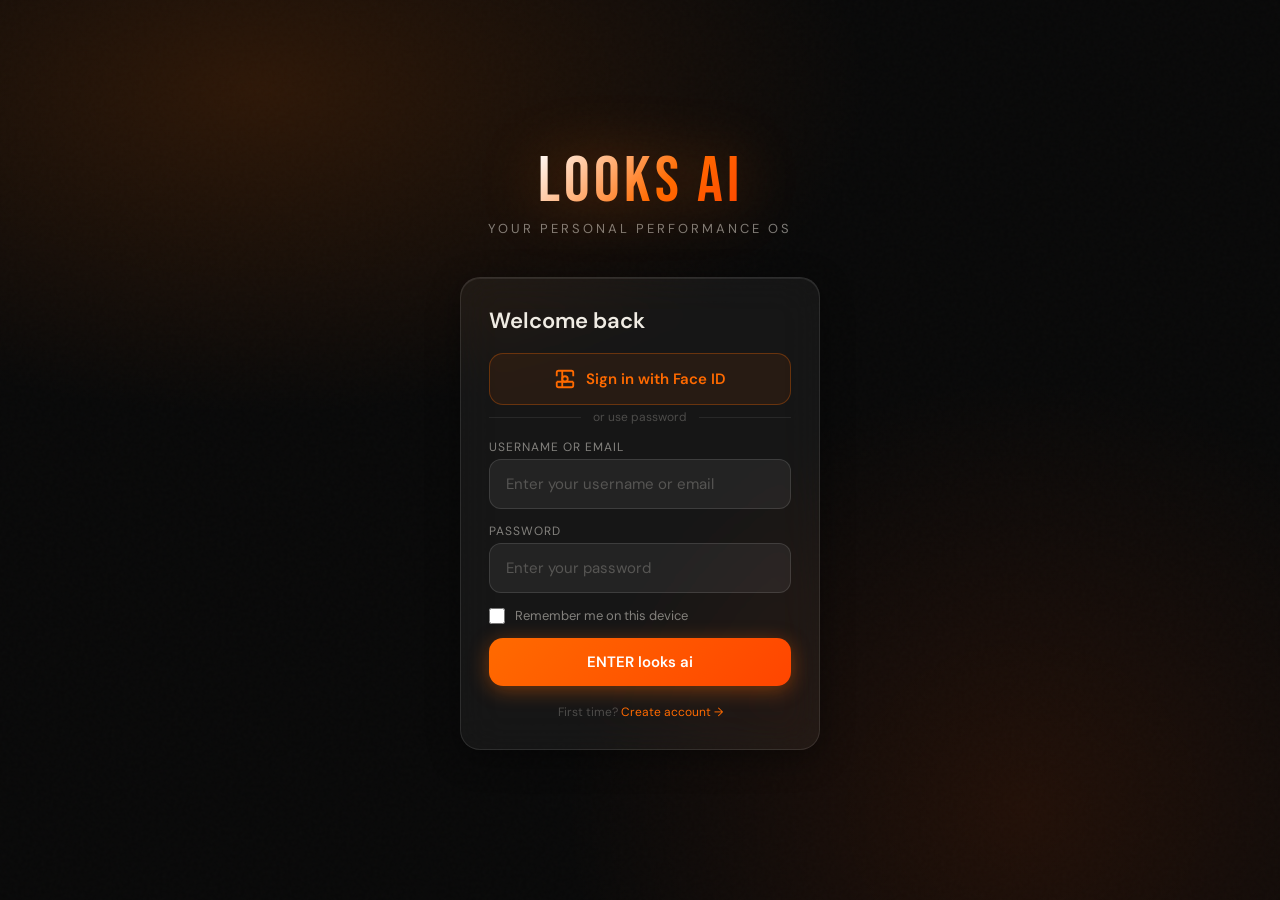
<file: index (2).html>
<!DOCTYPE html>
<html lang="en">
<head>
<meta charset="UTF-8">
<meta name="viewport" content="width=device-width, initial-scale=1.0, viewport-fit=cover">
<meta name="apple-mobile-web-app-capable" content="yes">
<meta name="apple-mobile-web-app-status-bar-style" content="black-translucent">
<meta name="apple-mobile-web-app-title" content="looks ai">
<meta name="theme-color" content="#0a0a0a">
<title>looks ai</title>
<link rel="preconnect" href="https://fonts.googleapis.com">
<link href="https://fonts.googleapis.com/css2?family=Bebas+Neue&family=DM+Sans:wght@300;400;500;600&family=JetBrains+Mono:wght@400;600&display=swap" rel="stylesheet">
<style>
  :root {
    --orange:#ff6a00; --orange-dim:rgba(255,106,0,0.12); --black:#080808;
    --glass:rgba(255,255,255,0.05); --glass-border:rgba(255,255,255,0.10);
    --text:#f0ece4; --text-dim:rgba(240,236,228,0.5); --text-faint:rgba(240,236,228,0.25);
    --safe-bottom:env(safe-area-inset-bottom,0px); --safe-top:env(safe-area-inset-top,0px);
  }
  *{margin:0;padding:0;box-sizing:border-box;-webkit-tap-highlight-color:transparent;}
  html,body{height:100%;background:var(--black);color:var(--text);font-family:'DM Sans',sans-serif;overflow:hidden;user-select:none;}
  .bg{position:fixed;inset:0;z-index:0;background:radial-gradient(ellipse 80% 60% at 20% 10%,rgba(255,106,0,0.15) 0%,transparent 60%),radial-gradient(ellipse 60% 80% at 80% 90%,rgba(255,80,0,0.10) 0%,transparent 60%),#080808;}
  .bg::after{content:'';position:absolute;inset:0;background-image:url("data:image/svg+xml,%3Csvg viewBox='0 0 256 256' xmlns='http://www.w3.org/2000/svg'%3E%3Cfilter id='n'%3E%3CfeTurbulence type='fractalNoise' baseFrequency='0.9' numOctaves='4' stitchTiles='stitch'/%3E%3C/filter%3E%3Crect width='100%25' height='100%25' filter='url(%23n)' opacity='0.04'/%3E%3C/svg%3E");pointer-events:none;opacity:0.5;}
  #app{position:relative;z-index:1;height:100dvh;display:flex;flex-direction:column;}
  .screen{display:none;flex:1;flex-direction:column;overflow-y:auto;overflow-x:hidden;padding:calc(var(--safe-top) + 16px) 16px 0;padding-bottom:calc(80px + var(--safe-bottom));-webkit-overflow-scrolling:touch;scrollbar-width:none;}
  .screen::-webkit-scrollbar{display:none;}
  .screen.active{display:flex;}
  .glass{background:var(--glass);border:1px solid var(--glass-border);border-radius:20px;backdrop-filter:blur(20px) saturate(1.5);-webkit-backdrop-filter:blur(20px) saturate(1.5);box-shadow:0 8px 32px rgba(0,0,0,0.4),inset 0 1px 0 rgba(255,255,255,0.08);}
  .glass-orange{background:linear-gradient(135deg,rgba(255,106,0,0.15),rgba(255,106,0,0.05));border:1px solid rgba(255,106,0,0.3);border-radius:20px;backdrop-filter:blur(20px);-webkit-backdrop-filter:blur(20px);box-shadow:0 8px 32px rgba(255,106,0,0.15),inset 0 1px 0 rgba(255,150,50,0.2);}
  .btn{display:flex;align-items:center;justify-content:center;gap:8px;padding:14px 24px;border-radius:14px;border:none;font-family:'DM Sans',sans-serif;font-size:15px;font-weight:600;cursor:pointer;transition:all 0.2s;}
  .btn:active{transform:scale(0.96);}
  .btn-primary{background:linear-gradient(135deg,var(--orange),#ff4500);color:#fff;box-shadow:0 4px 20px rgba(255,106,0,0.4);}
  .btn-glass{background:var(--glass);border:1px solid var(--glass-border);color:var(--text);backdrop-filter:blur(10px);-webkit-backdrop-filter:blur(10px);}
  .btn-save{background:linear-gradient(135deg,rgba(255,106,0,0.25),rgba(255,69,0,0.15));border:1px solid rgba(255,106,0,0.4);color:var(--orange);}
  .btn-full{width:100%;}
  .input{width:100%;background:rgba(255,255,255,0.06);border:1px solid rgba(255,255,255,0.12);border-radius:12px;padding:14px 16px;color:var(--text);font-family:'DM Sans',sans-serif;font-size:15px;outline:none;transition:border-color 0.2s;}
  .input:focus{border-color:var(--orange);}
  .input::placeholder{color:var(--text-faint);}
  nav{position:fixed;bottom:0;left:0;right:0;z-index:100;background:rgba(8,8,8,0.85);backdrop-filter:blur(30px) saturate(2);-webkit-backdrop-filter:blur(30px) saturate(2);border-top:1px solid rgba(255,255,255,0.08);padding-bottom:var(--safe-bottom);display:none;}
  nav.visible{display:block;}
  .nav-inner{display:flex;align-items:center;}
  .nav-item{flex:1;display:flex;flex-direction:column;align-items:center;gap:3px;padding:10px 0 12px;cursor:pointer;transition:all 0.2s;color:var(--text-faint);font-size:8px;font-weight:600;letter-spacing:0.5px;text-transform:uppercase;}
  .nav-item svg{width:20px;height:20px;transition:all 0.2s;}
  .nav-item.active{color:var(--orange);}
  .nav-item.active svg{filter:drop-shadow(0 0 6px var(--orange));}

  /* LOGIN */
  #screen-login{justify-content:center;align-items:center;padding:40px 24px;gap:0;padding-bottom:40px;}
  .login-logo{font-family:'Bebas Neue',sans-serif;font-size:64px;line-height:1;background:linear-gradient(135deg,#fff 0%,var(--orange) 60%,#ff4500 100%);-webkit-background-clip:text;-webkit-text-fill-color:transparent;background-clip:text;letter-spacing:4px;margin-bottom:6px;text-align:center;filter:drop-shadow(0 0 30px rgba(255,106,0,0.4));}
  .login-sub{color:var(--text-dim);font-size:13px;letter-spacing:3px;text-transform:uppercase;text-align:center;margin-bottom:40px;}
  .login-card{width:100%;max-width:360px;padding:28px;display:flex;flex-direction:column;gap:14px;}
  .login-label{font-size:12px;color:var(--text-dim);letter-spacing:1px;text-transform:uppercase;margin-bottom:4px;display:block;}
  .login-title{font-size:22px;font-weight:600;margin-bottom:4px;}
  .login-error{color:#ff4444;font-size:13px;text-align:center;display:none;}
  .faceid-btn{display:flex;align-items:center;justify-content:center;gap:10px;padding:14px;border-radius:14px;border:1px solid rgba(255,106,0,0.3);background:rgba(255,106,0,0.08);color:var(--orange);font-size:15px;font-weight:600;cursor:pointer;transition:all 0.2s;}
  .faceid-btn:active{transform:scale(0.97);}
  .divider{display:flex;align-items:center;gap:12px;color:var(--text-faint);font-size:12px;}
  .divider::before,.divider::after{content:'';flex:1;height:1px;background:rgba(255,255,255,0.08);}

  /* DASHBOARD */
  .dash-header{margin-bottom:20px;}
  .dash-greeting{font-size:13px;color:var(--text-dim);letter-spacing:1px;text-transform:uppercase;}
  .dash-title{font-family:'Bebas Neue',sans-serif;font-size:40px;letter-spacing:2px;line-height:1.1;}
  .dash-title span{color:var(--orange);}
  .stat-row{display:grid;grid-template-columns:1fr 1fr;gap:12px;margin-bottom:12px;}
  .stat-card{padding:18px;}
  .stat-label{font-size:11px;color:var(--text-dim);letter-spacing:1px;text-transform:uppercase;margin-bottom:6px;}
  .stat-val{font-family:'Bebas Neue',sans-serif;font-size:36px;color:var(--text);line-height:1;}
  .stat-unit{font-size:12px;color:var(--text-dim);margin-top:2px;}
  .quick-actions{display:grid;grid-template-columns:1fr 1fr;gap:12px;margin-bottom:20px;}
  .quick-btn{padding:20px 16px;display:flex;flex-direction:column;gap:8px;cursor:pointer;transition:all 0.2s;}
  .quick-btn:active{transform:scale(0.97);}
  .quick-icon{font-size:28px;}
  .quick-label{font-size:13px;font-weight:600;}
  .quick-sub{font-size:11px;color:var(--text-dim);}
  .section-title{font-family:'Bebas Neue',sans-serif;font-size:20px;letter-spacing:2px;color:var(--text-dim);margin-bottom:10px;margin-top:4px;}
  .dash-card{padding:16px;margin-bottom:10px;}
  .dash-card-header{display:flex;align-items:center;gap:10px;margin-bottom:10px;}
  .dash-card-icon{font-size:20px;}
  .dash-card-title{font-size:13px;font-weight:600;}
  .dash-card-time{font-size:11px;color:var(--text-dim);margin-left:auto;}

  /* UPLOAD */
  .upload-area{border:2px dashed rgba(255,106,0,0.3);border-radius:20px;padding:36px 20px;display:flex;flex-direction:column;align-items:center;gap:14px;cursor:pointer;transition:all 0.3s;background:var(--orange-dim);margin-bottom:14px;}
  .upload-area:active{border-color:var(--orange);background:rgba(255,106,0,0.18);}
  .upload-preview{width:100%;border-radius:16px;max-height:280px;object-fit:cover;display:none;}
  .upload-icon{font-size:44px;opacity:0.6;}
  .upload-text{font-size:14px;color:var(--text-dim);text-align:center;}

  /* FACE */
  .score-display{display:none;flex-direction:column;align-items:center;padding:24px;margin-bottom:14px;}
  .score-number{font-family:'Bebas Neue',sans-serif;font-size:90px;line-height:1;background:linear-gradient(135deg,#fff,var(--orange));-webkit-background-clip:text;-webkit-text-fill-color:transparent;background-clip:text;filter:drop-shadow(0 0 20px rgba(255,106,0,0.5));}
  .score-label{font-size:13px;letter-spacing:2px;text-transform:uppercase;color:var(--text-dim);margin-bottom:14px;}
  .score-breakdown{width:100%;display:flex;flex-direction:column;gap:10px;}
  .score-row{display:flex;align-items:center;gap:12px;}
  .score-row-label{font-size:12px;color:var(--text-dim);width:80px;flex-shrink:0;}
  .score-bar-bg{flex:1;height:6px;background:rgba(255,255,255,0.08);border-radius:3px;overflow:hidden;}
  .score-bar-fill{height:100%;background:linear-gradient(90deg,var(--orange),#ff4500);border-radius:3px;transition:width 1s cubic-bezier(0.4,0,0.2,1);width:0%;}
  .score-row-val{font-size:12px;color:var(--orange);font-family:'JetBrains Mono',monospace;width:24px;text-align:right;}
  .score-desc{font-size:13px;color:var(--text-dim);text-align:center;line-height:1.6;margin-top:12px;}

  /* FOOD */
  .macro-grid{display:grid;grid-template-columns:1fr 1fr;gap:10px;margin-bottom:10px;}
  .macro-card{padding:16px;display:flex;flex-direction:column;gap:4px;}
  .macro-val{font-family:'Bebas Neue',sans-serif;font-size:32px;color:var(--text);}
  .macro-name{font-size:11px;color:var(--text-dim);letter-spacing:1px;text-transform:uppercase;}
  .macro-unit{font-size:11px;color:var(--orange);}
  .food-tabs{display:flex;gap:8px;margin-bottom:14px;}
  .food-tab{flex:1;padding:10px;border-radius:12px;border:1px solid rgba(255,255,255,0.1);background:transparent;color:var(--text-dim);font-family:'DM Sans',sans-serif;font-size:13px;font-weight:600;cursor:pointer;transition:all 0.2s;text-align:center;}
  .food-tab.active{background:rgba(255,106,0,0.15);border-color:rgba(255,106,0,0.4);color:var(--orange);}

  /* RUN */
  .run-stats{display:grid;grid-template-columns:1fr 1fr 1fr;gap:10px;margin-bottom:14px;}
  .run-stat{padding:16px 10px;text-align:center;}
  .run-stat-val{font-family:'Bebas Neue',sans-serif;font-size:28px;color:var(--text);}
  .run-stat-label{font-size:10px;color:var(--text-dim);letter-spacing:1px;text-transform:uppercase;margin-top:2px;}
  .run-btn-wrap{display:flex;gap:12px;margin-bottom:16px;}
  .run-btn-main{flex:1;padding:20px;border-radius:20px;border:none;font-family:'Bebas Neue',sans-serif;font-size:24px;letter-spacing:2px;cursor:pointer;transition:all 0.2s;}
  .run-btn-main:active{transform:scale(0.97);}
  .run-btn-main.start{background:linear-gradient(135deg,var(--orange),#ff4500);color:#fff;box-shadow:0 4px 24px rgba(255,106,0,0.4);}
  .run-btn-main.stop{background:rgba(255,50,50,0.2);border:1px solid rgba(255,50,50,0.4);color:#ff5555;}
  .run-btn-main.pause{background:var(--glass);border:1px solid var(--glass-border);color:var(--text);}
  .run-map{border-radius:20px;overflow:hidden;background:rgba(255,255,255,0.03);border:1px solid var(--glass-border);height:150px;display:flex;align-items:center;justify-content:center;flex-direction:column;gap:8px;margin-bottom:14px;}
  .run-map-label{font-size:11px;color:var(--text-faint);letter-spacing:1px;text-align:center;padding:0 12px;}
  .run-active-dot{width:12px;height:12px;border-radius:50%;background:var(--orange);box-shadow:0 0 12px var(--orange);animation:pulse 1.5s infinite;}
  @keyframes pulse{0%,100%{opacity:1;transform:scale(1)}50%{opacity:0.5;transform:scale(1.4)}}
  .past-run{padding:16px;display:flex;align-items:center;gap:14px;margin-bottom:10px;}
  .past-run-icon{font-size:22px;}
  .past-run-info{flex:1;}
  .past-run-title{font-size:14px;font-weight:600;}
  .past-run-sub{font-size:12px;color:var(--text-dim);margin-top:2px;}
  .past-run-dist{font-family:'Bebas Neue',sans-serif;font-size:22px;color:var(--orange);}

  /* HISTORY */
  .filter-row{display:flex;gap:8px;margin-bottom:16px;overflow-x:auto;padding-bottom:4px;scrollbar-width:none;}
  .filter-row::-webkit-scrollbar{display:none;}
  .filter-chip{flex-shrink:0;padding:8px 16px;border-radius:20px;border:1px solid rgba(255,255,255,0.1);background:transparent;color:var(--text-dim);font-family:'DM Sans',sans-serif;font-size:12px;font-weight:600;cursor:pointer;transition:all 0.2s;}
  .filter-chip.active{background:rgba(255,106,0,0.15);border-color:rgba(255,106,0,0.4);color:var(--orange);}
  .history-item{padding:16px;margin-bottom:10px;display:flex;align-items:center;gap:14px;}
  .history-icon{font-size:24px;width:36px;text-align:center;}
  .history-info{flex:1;min-width:0;}
  .history-title{font-size:14px;font-weight:600;white-space:nowrap;overflow:hidden;text-overflow:ellipsis;}
  .history-sub{font-size:12px;color:var(--text-dim);margin-top:3px;}
  .history-val{font-family:'Bebas Neue',sans-serif;font-size:22px;color:var(--orange);text-align:right;}
  .history-val-sub{font-size:10px;color:var(--text-dim);text-align:right;}

  /* SETTINGS */
  .settings-section{margin-bottom:24px;}
  .settings-section-title{font-size:11px;color:var(--text-faint);letter-spacing:2px;text-transform:uppercase;margin-bottom:10px;}
  .settings-row{padding:16px;margin-bottom:8px;display:flex;align-items:center;gap:14px;cursor:pointer;}
  .settings-icon{font-size:20px;width:32px;text-align:center;}
  .settings-info{flex:1;}
  .settings-label{font-size:14px;font-weight:500;}
  .settings-val{font-size:12px;color:var(--text-dim);margin-top:2px;font-family:'JetBrains Mono',monospace;}

  /* LOADER */
  .loader{display:none;flex-direction:column;align-items:center;gap:16px;padding:32px;}
  .loader.active{display:flex;}
  .spinner{width:36px;height:36px;border:3px solid rgba(255,106,0,0.2);border-top-color:var(--orange);border-radius:50%;animation:spin 0.8s linear infinite;}
  @keyframes spin{to{transform:rotate(360deg)}}
  .loader-text{font-size:13px;color:var(--text-dim);letter-spacing:1px;}

  .page-header{margin-bottom:20px;}
  .page-tag{font-size:11px;color:var(--orange);letter-spacing:2px;text-transform:uppercase;margin-bottom:4px;}
  .page-title{font-family:'Bebas Neue',sans-serif;font-size:36px;letter-spacing:2px;line-height:1;}

  .toast{position:fixed;top:calc(var(--safe-top) + 60px);left:50%;transform:translateX(-50%) translateY(-20px);background:rgba(20,20,20,0.95);border:1px solid rgba(255,255,255,0.1);padding:12px 20px;border-radius:12px;font-size:13px;color:var(--text);backdrop-filter:blur(20px);opacity:0;transition:all 0.3s;pointer-events:none;white-space:nowrap;z-index:999;box-shadow:0 4px 20px rgba(0,0,0,0.4);}
  .toast.show{opacity:1;transform:translateX(-50%) translateY(0);}

  .modal-overlay{position:fixed;inset:0;z-index:200;background:rgba(0,0,0,0.7);backdrop-filter:blur(10px);display:none;align-items:flex-end;}
  .modal-overlay.show{display:flex;}
  .modal{width:100%;padding:28px;padding-bottom:calc(28px + var(--safe-bottom));border-radius:28px 28px 0 0;background:rgba(16,16,16,0.97);border-top:1px solid rgba(255,255,255,0.1);max-height:90dvh;overflow-y:auto;}
  .modal-title{font-family:'Bebas Neue',sans-serif;font-size:26px;letter-spacing:2px;margin-bottom:16px;}
  .modal-body{display:flex;flex-direction:column;gap:12px;}

  @keyframes fadeUp{from{opacity:0;transform:translateY(20px)}to{opacity:1;transform:translateY(0)}}
  .fade-up{animation:fadeUp 0.4s ease forwards;}
  input[type=file]{display:none;}
  .empty-state{text-align:center;padding:28px 20px;color:var(--text-faint);font-size:14px;}
  .btn-row{display:flex;gap:10px;margin-bottom:14px;}
</style>
</head>
<body>
<div class="bg"></div>
<div id="app">

<!-- LOGIN -->
<div id="screen-login" class="screen active">
  <div class="login-logo">looks ai</div>
  <div class="login-sub">Your Personal Performance OS</div>
  <div class="login-card glass">
    <div class="login-title">Welcome back</div>
    <div id="faceid-wrap">
      <div class="faceid-btn" onclick="doFaceID()">
        <svg width="22" height="22" viewBox="0 0 24 24" fill="none" stroke="currentColor" stroke-width="2"><path d="M9 3H5a2 2 0 00-2 2v4m6-6h10a2 2 0 012 2v4M9 3v18m0 0h10a2 2 0 002-2v-4M9 21H5a2 2 0 01-2-2v-4m0 0h18"/><circle cx="12" cy="12" r="3"/></svg>
        Sign in with Face ID
      </div>
      <div class="divider" style="margin-top:4px">or use password</div>
    </div>
    <div>
      <label class="login-label">Username or Email</label>
      <input class="input" type="text" id="login-user" placeholder="Enter your username or email" autocomplete="username">
    </div>
    <div>
      <label class="login-label">Password</label>
      <input class="input" type="password" id="login-pass" placeholder="Enter your password" autocomplete="current-password">
    </div>
    <label style="display:flex;align-items:center;gap:10px;cursor:pointer;font-size:13px;color:var(--text-dim)">
      <input type="checkbox" id="remember-me" style="width:16px;height:16px;accent-color:var(--orange)"> Remember me on this device
    </label>
    <button class="btn btn-primary btn-full" onclick="doLogin()">ENTER looks ai</button>
    <div style="text-align:center">
      <span style="font-size:12px;color:var(--text-faint)">First time? </span>
      <span style="font-size:12px;color:var(--orange);cursor:pointer" onclick="showRegister()">Create account →</span>
    </div>
    <div class="login-error" id="login-error">Incorrect username or password.</div>
  </div>
</div>

<!-- DASHBOARD -->
<div id="screen-dash" class="screen">
  <div class="dash-header fade-up">
    <div class="dash-greeting">GOOD <span id="time-of-day">MORNING</span></div>
    <div class="dash-title">HELLO, <span id="dash-username">THERE</span></div>
  </div>
  <div class="stat-row">
    <div class="stat-card glass"><div class="stat-label">This week</div><div class="stat-val" id="dash-runs">0</div><div class="stat-unit">runs</div></div>
    <div class="stat-card glass"><div class="stat-label">Total km</div><div class="stat-val" id="dash-km">0.0</div><div class="stat-unit">kilometers</div></div>
  </div>
  <div class="quick-actions">
    <div class="quick-btn glass-orange" onclick="goTo('run')"><div class="quick-icon">🏃</div><div class="quick-label">Start Run</div><div class="quick-sub">Track your pace</div></div>
    <div class="quick-btn glass" onclick="goTo('food')"><div class="quick-icon">🍔</div><div class="quick-label">Scan Food</div><div class="quick-sub">Check macros</div></div>
    <div class="quick-btn glass" onclick="goTo('face')"><div class="quick-icon">😎</div><div class="quick-label">Face Rate</div><div class="quick-sub">AI analysis</div></div>
    <div class="quick-btn glass" onclick="goTo('history')"><div class="quick-icon">📋</div><div class="quick-label">History</div><div class="quick-sub">All activity</div></div>
  </div>
  <div class="section-title">LAST RUN</div>
  <div id="dash-last-run" style="margin-bottom:14px"><div class="empty-state" style="padding:16px">No runs yet 👟</div></div>
  <div class="section-title">LAST MEAL</div>
  <div id="dash-last-food" style="margin-bottom:14px"><div class="empty-state" style="padding:16px">No food logged yet 🍽️</div></div>
  <div class="section-title">LAST FACE RATING</div>
  <div id="dash-last-face" style="margin-bottom:24px"><div class="empty-state" style="padding:16px">No face rated yet 😎</div></div>
</div>

<!-- FACE RATER -->
<div id="screen-face" class="screen">
  <div class="page-header fade-up"><div class="page-tag">AI POWERED</div><div class="page-title">FACE RATER</div></div>
  <div class="upload-area" onclick="document.getElementById('face-input').click()">
    <img id="face-preview" class="upload-preview" alt="">
    <div id="face-icon" class="upload-icon">📸</div>
    <div id="face-upload-text" class="upload-text">Tap to take or choose a photo</div>
  </div>
  <input type="file" id="face-input" accept="image/*" onchange="handleFaceImage(this)">
  <div class="loader" id="face-loader"><div class="spinner"></div><div class="loader-text">ANALYSING YOUR FACE...</div></div>
  <div class="score-display glass" id="score-display">
    <div class="score-number" id="score-num">--</div>
    <div class="score-label">OUT OF 10</div>
    <div class="score-breakdown" id="score-breakdown"></div>
    <div class="score-desc" id="score-desc"></div>
  </div>
  <div id="face-save-row" class="btn-row" style="display:none">
    <button class="btn btn-save btn-full" id="face-save-btn" onclick="saveFaceResult()">💾 SAVE TO HISTORY</button>
  </div>
  <button class="btn btn-glass btn-full" style="margin-bottom:16px" onclick="resetFace()">TRY ANOTHER PHOTO</button>
</div>

<!-- FOOD -->
<div id="screen-food" class="screen">
  <div class="page-header fade-up"><div class="page-tag">AI POWERED</div><div class="page-title">FOOD SCANNER</div></div>
  <div class="food-tabs">
    <button class="food-tab active" id="tab-scan" onclick="switchFoodTab('scan')">📸 Scan Photo</button>
    <button class="food-tab" id="tab-manual" onclick="switchFoodTab('manual')">✏️ Add Manually</button>
  </div>
  <div id="food-scan-panel">
    <div class="upload-area" onclick="document.getElementById('food-input').click()">
      <img id="food-preview" class="upload-preview" alt="">
      <div id="food-icon" class="upload-icon">🍽️</div>
      <div id="food-upload-text" class="upload-text">Tap to photograph your food</div>
    </div>
    <input type="file" id="food-input" accept="image/*" onchange="handleFoodImage(this)">
    <div class="loader" id="food-loader"><div class="spinner"></div><div class="loader-text">SCANNING FOOD...</div></div>
  </div>
  <div id="food-manual-panel" style="display:none">
    <div class="glass" style="padding:20px;display:flex;flex-direction:column;gap:12px;margin-bottom:14px">
      <input class="input" type="text" id="manual-name" placeholder="Food name (e.g. Chicken & Rice)">
      <div style="display:grid;grid-template-columns:1fr 1fr;gap:10px">
        <div><label class="login-label">Calories (kcal)</label><input class="input" type="number" id="manual-cal" placeholder="450"></div>
        <div><label class="login-label">Protein (g)</label><input class="input" type="number" id="manual-pro" placeholder="32"></div>
        <div><label class="login-label">Carbs (g)</label><input class="input" type="number" id="manual-carb" placeholder="45"></div>
        <div><label class="login-label">Fat (g)</label><input class="input" type="number" id="manual-fat" placeholder="12"></div>
      </div>
      <button class="btn btn-primary btn-full" onclick="saveManualFood()">💾 SAVE MEAL</button>
    </div>
  </div>
  <div id="food-result" style="display:none">
    <div class="glass" style="padding:18px;margin-bottom:12px">
      <div style="font-size:17px;font-weight:600;margin-bottom:4px" id="food-name"></div>
      <div style="font-size:13px;color:var(--text-dim);line-height:1.6" id="food-desc"></div>
    </div>
    <div class="macro-grid">
      <div class="macro-card glass-orange"><div class="macro-val" id="macro-cal">--</div><div class="macro-name">Calories</div><div class="macro-unit">kcal</div></div>
      <div class="macro-card glass"><div class="macro-val" id="macro-pro">--</div><div class="macro-name">Protein</div><div class="macro-unit">grams</div></div>
      <div class="macro-card glass"><div class="macro-val" id="macro-carb">--</div><div class="macro-name">Carbs</div><div class="macro-unit">grams</div></div>
      <div class="macro-card glass"><div class="macro-val" id="macro-fat">--</div><div class="macro-name">Fat</div><div class="macro-unit">grams</div></div>
    </div>
    <div class="glass" style="padding:16px;margin-top:4px;margin-bottom:12px">
      <div style="font-size:11px;color:var(--orange);letter-spacing:1px;text-transform:uppercase;margin-bottom:8px">HEALTH TIPS</div>
      <div style="font-size:13px;color:var(--text-dim);line-height:1.6" id="food-tips"></div>
    </div>
    <div class="btn-row">
      <button class="btn btn-save btn-full" id="food-save-btn" onclick="saveFoodResult()">💾 SAVE TO HISTORY</button>
    </div>
  </div>
  <button class="btn btn-glass btn-full" style="margin-bottom:16px" onclick="resetFood()">SCAN ANOTHER</button>
</div>

<!-- RUN TRACKER -->
<div id="screen-run" class="screen">
  <div class="page-header fade-up"><div class="page-tag">GPS TRACKING</div><div class="page-title">RUN TRACKER</div></div>
  <div class="run-stats">
    <div class="run-stat glass"><div class="run-stat-val" id="run-dist">0.00</div><div class="run-stat-label">KM</div></div>
    <div class="run-stat glass"><div class="run-stat-val" id="run-time">00:00</div><div class="run-stat-label">TIME</div></div>
    <div class="run-stat glass"><div class="run-stat-val" id="run-pace">--:--</div><div class="run-stat-label">PACE/KM</div></div>
  </div>
  <div class="run-map" id="run-map">
    <div class="run-active-dot" id="run-dot" style="display:none"></div>
    <div style="font-size:28px" id="run-map-icon">🗺️</div>
    <div class="run-map-label" id="run-map-label">GPS WILL ACTIVATE ON START</div>
  </div>
  <div class="run-btn-wrap">
    <button class="run-btn-main start btn-full" id="run-btn" onclick="toggleRun()">START RUN</button>
  </div>
  <div class="glass" style="padding:16px;margin-bottom:14px">
    <div style="display:flex;justify-content:space-between;margin-bottom:8px">
      <div style="font-size:12px;color:var(--text-dim);letter-spacing:1px;text-transform:uppercase">Calories Burned</div>
      <div style="font-family:'Bebas Neue',sans-serif;font-size:20px;color:var(--orange)" id="run-cal">0</div>
    </div>
    <div style="display:flex;justify-content:space-between">
      <div style="font-size:12px;color:var(--text-dim);letter-spacing:1px;text-transform:uppercase">Avg Speed</div>
      <div style="font-family:'Bebas Neue',sans-serif;font-size:20px;color:var(--text)" id="run-speed">0.0 km/h</div>
    </div>
  </div>
  <div id="run-save-row" style="display:none;margin-bottom:14px">
    <div class="glass" style="padding:18px;margin-bottom:10px" id="run-summary-card"></div>
    <div class="btn-row">
      <button class="btn btn-save btn-full" onclick="saveRunResult()">💾 SAVE RUN</button>
      <button class="btn btn-glass" style="min-width:90px" onclick="discardRun()">DISCARD</button>
    </div>
  </div>
  <div class="section-title">PAST RUNS</div>
  <div id="past-runs-list"><div class="empty-state">No runs saved yet 🏃</div></div>
</div>

<!-- HISTORY -->
<div id="screen-history" class="screen">
  <div class="page-header fade-up"><div class="page-tag">YOUR ACTIVITY</div><div class="page-title">HISTORY</div></div>
  <div class="filter-row">
    <button class="filter-chip active" onclick="filterHistory('all',this)">All</button>
    <button class="filter-chip" onclick="filterHistory('run',this)">🏃 Runs</button>
    <button class="filter-chip" onclick="filterHistory('food',this)">🍽️ Food</button>
    <button class="filter-chip" onclick="filterHistory('face',this)">😎 Face</button>
  </div>
  <div id="history-list"><div class="empty-state">Nothing saved yet</div></div>
</div>

<!-- SETTINGS -->
<div id="screen-settings" class="screen">
  <div class="page-header fade-up"><div class="page-tag">CONFIGURATION</div><div class="page-title">SETTINGS</div></div>
  <div class="settings-section">
    <div class="settings-section-title">AI Configuration</div>
    <div class="settings-row glass" onclick="editApiKey()">
      <div class="settings-icon">🤖</div>
      <div class="settings-info"><div class="settings-label">Groq API Key</div><div class="settings-val" id="api-key-display">Tap to update</div></div>
      <div style="color:var(--orange);font-size:20px">›</div>
    </div>
  </div>
  <div class="settings-section">
    <div class="settings-section-title">Account</div>
    <div class="settings-row glass">
      <div class="settings-icon">👤</div>
      <div class="settings-info"><div class="settings-label" id="settings-username-display">Username</div><div class="settings-val" id="settings-email-display">Email</div></div>
    </div>
    <div class="settings-row glass" onclick="changePassword()">
      <div class="settings-icon">🔐</div>
      <div class="settings-info"><div class="settings-label">Change Password</div><div class="settings-val">Update your login</div></div>
      <div style="color:var(--orange);font-size:20px">›</div>
    </div>
    <div class="settings-row glass" onclick="clearData()">
      <div class="settings-icon">🗑️</div>
      <div class="settings-info"><div class="settings-label">Clear All Data</div><div class="settings-val">Resets all history</div></div>
      <div style="color:var(--orange);font-size:20px">›</div>
    </div>
  </div>
  <div class="settings-section">
    <div class="settings-section-title">App</div>
    <div class="settings-row glass">
      <div class="settings-icon">📱</div>
      <div class="settings-info"><div class="settings-label">Version</div><div class="settings-val">looks ai v2.0.0</div></div>
    </div>
    <div class="settings-row glass" onclick="doLogout()">
      <div class="settings-icon">🚪</div>
      <div class="settings-info"><div class="settings-label">Log Out</div><div class="settings-val">Return to login</div></div>
    </div>
  </div>
</div>

</div><!-- end app -->

<!-- NAV -->
<nav id="nav">
  <div class="nav-inner">
    <div class="nav-item active" id="nav-dash" onclick="goTo('dash')">
      <svg viewBox="0 0 24 24" fill="none" stroke="currentColor" stroke-width="2"><rect x="3" y="3" width="7" height="7" rx="1"/><rect x="14" y="3" width="7" height="7" rx="1"/><rect x="3" y="14" width="7" height="7" rx="1"/><rect x="14" y="14" width="7" height="7" rx="1"/></svg>HOME
    </div>
    <div class="nav-item" id="nav-face" onclick="goTo('face')">
      <svg viewBox="0 0 24 24" fill="none" stroke="currentColor" stroke-width="2"><circle cx="12" cy="8" r="4"/><path d="M12 14c-4.5 0-7 2-7 3v1h14v-1c0-1-2.5-3-7-3z"/></svg>FACE
    </div>
    <div class="nav-item" id="nav-food" onclick="goTo('food')">
      <svg viewBox="0 0 24 24" fill="none" stroke="currentColor" stroke-width="2"><path d="M18 8c0-4-6-4-6 0v13"/><path d="M6 8v4a3 3 0 006 0V8"/></svg>FOOD
    </div>
    <div class="nav-item" id="nav-run" onclick="goTo('run')">
      <svg viewBox="0 0 24 24" fill="none" stroke="currentColor" stroke-width="2"><circle cx="13" cy="4" r="1.5"/><path d="M8 17l2-5 3 3 2-8"/><path d="M5 21l3-4 2-4"/><path d="M19 17l-2-4-4-2"/></svg>RUN
    </div>
    <div class="nav-item" id="nav-history" onclick="goTo('history')">
      <svg viewBox="0 0 24 24" fill="none" stroke="currentColor" stroke-width="2"><path d="M12 8v4l3 3"/><circle cx="12" cy="12" r="9"/></svg>HISTORY
    </div>
    <div class="nav-item" id="nav-settings" onclick="goTo('settings')">
      <svg viewBox="0 0 24 24" fill="none" stroke="currentColor" stroke-width="2"><circle cx="12" cy="12" r="3"/><path d="M12 1v2M12 21v2M4.22 4.22l1.42 1.42M18.36 18.36l1.42 1.42M1 12h2M21 12h2M4.22 19.78l1.42-1.42M18.36 5.64l1.42-1.42"/></svg>SETTINGS
    </div>
  </div>
</nav>

<!-- MODALS -->
<div class="modal-overlay" id="modal-apikey">
  <div class="modal glass">
    <div class="modal-title">GROQ API KEY</div>
    <div class="modal-body">
      <div style="font-size:13px;color:var(--text-dim);line-height:1.6">Paste your Groq API key. Stored only on your device.</div>
      <input class="input" type="password" id="api-key-input" placeholder="gsk_...">
      <button class="btn btn-primary btn-full" onclick="saveApiKey()">SAVE KEY</button>
      <button class="btn btn-glass btn-full" onclick="closeModal('modal-apikey')">CANCEL</button>
    </div>
  </div>
</div>
<div class="modal-overlay" id="modal-register">
  <div class="modal glass">
    <div class="modal-title">CREATE ACCOUNT</div>
    <div class="modal-body">
      <input class="input" type="text" id="reg-username" placeholder="Username" autocomplete="username">
      <input class="input" type="email" id="reg-email" placeholder="Email address" autocomplete="email">
      <input class="input" type="password" id="reg-pass" placeholder="Password">
      <input class="input" type="password" id="reg-confirm" placeholder="Confirm password">
      <button class="btn btn-primary btn-full" onclick="doRegister()">CREATE ACCOUNT</button>
      <button class="btn btn-glass btn-full" onclick="closeModal('modal-register')">CANCEL</button>
      <div class="login-error" id="reg-error"></div>
    </div>
  </div>
</div>
<div class="modal-overlay" id="modal-change-pass">
  <div class="modal glass">
    <div class="modal-title">CHANGE PASSWORD</div>
    <div class="modal-body">
      <input class="input" type="password" id="old-pass" placeholder="Current password">
      <input class="input" type="password" id="new-pass" placeholder="New password">
      <button class="btn btn-primary btn-full" onclick="doChangePass()">UPDATE</button>
      <button class="btn btn-glass btn-full" onclick="closeModal('modal-change-pass')">CANCEL</button>
    </div>
  </div>
</div>
<div class="toast" id="toast"></div>

<script>
const GROQ_KEY_DEFAULT='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';
const S={
  get apiKey(){return localStorage.getItem('apex_apikey')||GROQ_KEY_DEFAULT;},
  get password(){return localStorage.getItem('apex_pass')||'';},
  get username(){return localStorage.getItem('apex_username')||'';},
  get email(){return localStorage.getItem('apex_email')||'';},
  get loggedIn(){return localStorage.getItem('apex_loggedin')==='1';},
  get runs(){try{return JSON.parse(localStorage.getItem('apex_runs')||'[]');}catch(e){return[];}},
  get foods(){try{return JSON.parse(localStorage.getItem('apex_foods')||'[]');}catch(e){return[];}},
  get faces(){try{return JSON.parse(localStorage.getItem('apex_faces')||'[]');}catch(e){return[];}},
  saveRun(r){const a=this.runs;a.unshift(r);localStorage.setItem('apex_runs',JSON.stringify(a));},
  saveFood(f){const a=this.foods;a.unshift(f);localStorage.setItem('apex_foods',JSON.stringify(a.slice(0,50)));},
  saveFace(f){const a=this.faces;a.unshift(f);localStorage.setItem('apex_faces',JSON.stringify(a.slice(0,50)));},
  clearAll(){['apex_runs','apex_foods','apex_faces'].forEach(k=>localStorage.setItem(k,'[]'));}
};

function goTo(screen){
  document.querySelectorAll('.screen').forEach(s=>s.classList.remove('active'));
  document.querySelectorAll('.nav-item').forEach(n=>n.classList.remove('active'));
  document.getElementById('screen-'+screen).classList.add('active');
  const n=document.getElementById('nav-'+screen);
  if(n)n.classList.add('active');
  if(screen==='dash')updateDash();
  if(screen==='run')updatePastRuns();
  if(screen==='history')renderHistory('all');
  if(screen==='settings')updateSettingsDisplay();
}

// AUTH
async function doFaceID(){
  if(!S.password){showToast('Create an account first');showRegister();return;}
  if(!window.PublicKeyCredential){showToast('Face ID not supported here');return;}
  try{
    const challenge=new Uint8Array(32);
    crypto.getRandomValues(challenge);
    const cred=await navigator.credentials.get({publicKey:{challenge,timeout:60000,userVerification:'required',rpId:window.location.hostname||'localhost'}});
    if(cred)enterApp();
  }catch(e){showToast('Face ID failed — use password');}
}

function doLogin(){
  const u=document.getElementById('login-user').value.trim();
  const p=document.getElementById('login-pass').value;
  if(!S.password){showToast('Please create an account first');showRegister();return;}
  const ok=u.toLowerCase()===S.username.toLowerCase()||u.toLowerCase()===S.email.toLowerCase();
  if(ok&&p===S.password){
    if(document.getElementById('remember-me').checked)localStorage.setItem('apex_loggedin','1');
    enterApp();
  }else{
    document.getElementById('login-error').style.display='block';
    document.getElementById('login-pass').value='';
  }
}

function enterApp(){
  document.getElementById('nav').classList.add('visible');
  setTimeOfDay();
  goTo('dash');
}

document.getElementById('login-pass').addEventListener('keydown',e=>{if(e.key==='Enter')doLogin();});
document.getElementById('login-user').addEventListener('keydown',e=>{if(e.key==='Enter')document.getElementById('login-pass').focus();});

function showRegister(){showModal('modal-register');}
function doRegister(){
  const u=document.getElementById('reg-username').value.trim();
  const e=document.getElementById('reg-email').value.trim();
  const p=document.getElementById('reg-pass').value;
  const c=document.getElementById('reg-confirm').value;
  const err=document.getElementById('reg-error');
  if(!u){err.textContent='Enter a username';err.style.display='block';return;}
  if(!e||!e.includes('@')){err.textContent='Enter a valid email';err.style.display='block';return;}
  if(!p){err.textContent='Enter a password';err.style.display='block';return;}
  if(p!==c){err.textContent='Passwords do not match';err.style.display='block';return;}
  localStorage.setItem('apex_username',u);
  localStorage.setItem('apex_email',e);
  localStorage.setItem('apex_pass',p);
  closeModal('modal-register');
  showToast('Account created! Log in now ✅');
}

function doLogout(){
  localStorage.removeItem('apex_loggedin');
  document.getElementById('nav').classList.remove('visible');
  document.getElementById('login-user').value='';
  document.getElementById('login-pass').value='';
  document.getElementById('login-error').style.display='none';
  goTo('login');
  stopRun();
}
function changePassword(){showModal('modal-change-pass');}
function doChangePass(){
  const o=document.getElementById('old-pass').value;
  const n=document.getElementById('new-pass').value;
  if(o!==S.password){showToast('Incorrect password');return;}
  if(!n){showToast('Enter a new password');return;}
  localStorage.setItem('apex_pass',n);
  closeModal('modal-change-pass');
  showToast('Password updated!');
}

// DASHBOARD
function setTimeOfDay(){
  const h=new Date().getHours();
  document.getElementById('time-of-day').textContent=h<12?'MORNING':h<17?'AFTERNOON':'EVENING';
}

function updateDash(){
  const u=document.getElementById('dash-username');
  if(u)u.textContent=S.username?S.username.toUpperCase():'THERE';
  const runs=S.runs, now=Date.now(), wk=now-7*24*60*60*1000;
  const wr=runs.filter(r=>new Date(r.date)>wk);
  document.getElementById('dash-runs').textContent=wr.length;
  document.getElementById('dash-km').textContent=wr.reduce((a,b)=>a+(b.distance||0),0).toFixed(1);

  // Last run
  const lrEl=document.getElementById('dash-last-run');
  if(runs.length){
    const r=runs[0];
    lrEl.innerHTML=`<div class="dash-card glass">
      <div class="dash-card-header"><div class="dash-card-icon">🏃</div><div class="dash-card-title">Last Run</div><div class="dash-card-time">${formatDate(r.date)}</div></div>
      <div style="display:flex;gap:14px;flex-wrap:wrap">
        <div><span style="font-family:'Bebas Neue',sans-serif;font-size:26px;color:var(--orange)">${r.distance.toFixed(2)}</span><span style="font-size:11px;color:var(--text-dim)"> km</span></div>
        <div><span style="font-family:'Bebas Neue',sans-serif;font-size:26px">${r.duration}</span><span style="font-size:11px;color:var(--text-dim)"> time</span></div>
        <div><span style="font-family:'Bebas Neue',sans-serif;font-size:26px">${r.pace}</span><span style="font-size:11px;color:var(--text-dim)"> /km</span></div>
        <div><span style="font-family:'Bebas Neue',sans-serif;font-size:26px">${r.speed||'--'}</span><span style="font-size:11px;color:var(--text-dim)"> km/h</span></div>
      </div>
    </div>`;
  }else lrEl.innerHTML='<div class="empty-state" style="padding:16px">No runs yet 👟</div>';

  // Last food
  const lfEl=document.getElementById('dash-last-food');
  const foods=S.foods;
  if(foods.length){
    const f=foods[0];
    lfEl.innerHTML=`<div class="dash-card glass">
      <div class="dash-card-header"><div class="dash-card-icon">🍽️</div><div class="dash-card-title">${f.name||'Meal'}</div><div class="dash-card-time">${formatDate(f.date)}</div></div>
      <div style="display:grid;grid-template-columns:repeat(4,1fr);gap:8px;text-align:center">
        <div><div style="font-family:'Bebas Neue',sans-serif;font-size:22px;color:var(--orange)">${f.calories||'--'}</div><div style="font-size:10px;color:var(--text-dim)">KCAL</div></div>
        <div><div style="font-family:'Bebas Neue',sans-serif;font-size:22px">${f.protein||'--'}</div><div style="font-size:10px;color:var(--text-dim)">PROTEIN</div></div>
        <div><div style="font-family:'Bebas Neue',sans-serif;font-size:22px">${f.carbs||'--'}</div><div style="font-size:10px;color:var(--text-dim)">CARBS</div></div>
        <div><div style="font-family:'Bebas Neue',sans-serif;font-size:22px">${f.fat||'--'}</div><div style="font-size:10px;color:var(--text-dim)">FAT</div></div>
      </div>
    </div>`;
  }else lfEl.innerHTML='<div class="empty-state" style="padding:16px">No food logged yet 🍽️</div>';

  // Last face
  const ffEl=document.getElementById('dash-last-face');
  const faces=S.faces;
  if(faces.length){
    const f=faces[0];
    ffEl.innerHTML=`<div class="dash-card glass">
      <div class="dash-card-header"><div class="dash-card-icon">😎</div><div class="dash-card-title">Face Rating</div><div class="dash-card-time">${formatDate(f.date)}</div></div>
      <div style="display:flex;align-items:baseline;gap:8px;margin-bottom:6px">
        <span style="font-family:'Bebas Neue',sans-serif;font-size:52px;color:var(--orange);filter:drop-shadow(0 0 12px var(--orange))">${f.overall}</span>
        <span style="font-size:14px;color:var(--text-dim)">/ 10</span>
      </div>
      <div style="font-size:13px;color:var(--text-dim);line-height:1.5">${f.description||''}</div>
    </div>`;
  }else ffEl.innerHTML='<div class="empty-state" style="padding:16px">No face rated yet 😎</div>';
}

// FACE
let faceData=null, pendingFace=null;
function handleFaceImage(input){
  if(!input.files[0])return;
  const reader=new FileReader();
  reader.onload=e=>{
    faceData=e.target.result;
    document.getElementById('face-preview').src=faceData;
    document.getElementById('face-preview').style.display='block';
    document.getElementById('face-icon').style.display='none';
    document.getElementById('face-upload-text').style.display='none';
    document.getElementById('score-display').style.display='none';
    document.getElementById('face-save-row').style.display='none';
    analyzeFace(faceData);
  };
  reader.readAsDataURL(input.files[0]);
}
async function analyzeFace(imageData){
  const loader=document.getElementById('face-loader');
  loader.classList.add('active');
  try{
    const res=await fetch('https://api.groq.com/openai/v1/chat/completions',{
      method:'POST',headers:{'Content-Type':'application/json','Authorization':'Bearer '+S.apiKey},
      body:JSON.stringify({model:'meta-llama/llama-4-scout-17b-16e-instruct',max_tokens:600,
        messages:[{role:'user',content:[
          {type:'image_url',image_url:{url:imageData}},
          {type:'text',text:`You are an honest but kind facial attractiveness rater. Rate this face and respond ONLY with valid JSON, no markdown, no backticks:
{"overall":7.8,"symmetry":8,"jawline":7,"eyes":8,"skin":7,"grooming":8,"description":"A brief 1-2 sentence honest assessment.","tips":"1-2 tips for improvement if any."}
overall is out of 10 with one decimal. Sub-scores are integers out of 10. Be honest but not harsh.`}
        ]}]})
    });
    const data=await res.json();
    if(data.error)throw new Error(data.error.message);
    const json=JSON.parse(data.choices[0].message.content.replace(/```json|```/g,'').trim());
    pendingFace={...json,date:new Date().toISOString()};
    displayFaceScore(json);
    document.getElementById('face-save-row').style.display='flex';
  }catch(e){showToast('Error: '+(e.message||'AI failed'));console.error(e);}
  finally{loader.classList.remove('active');}
}
function displayFaceScore(d){
  document.getElementById('score-num').textContent=d.overall.toFixed(1);
  document.getElementById('score-desc').textContent=(d.description||'')+(d.tips?' '+d.tips:'');
  const cats=[{label:'Symmetry',key:'symmetry'},{label:'Jawline',key:'jawline'},{label:'Eyes',key:'eyes'},{label:'Skin',key:'skin'},{label:'Grooming',key:'grooming'}];
  document.getElementById('score-breakdown').innerHTML=cats.map(c=>`
    <div class="score-row"><div class="score-row-label">${c.label}</div><div class="score-bar-bg"><div class="score-bar-fill" style="width:${(d[c.key]||0)*10}%"></div></div><div class="score-row-val">${d[c.key]||'--'}</div></div>`).join('');
  document.getElementById('score-display').style.display='flex';
}
function saveFaceResult(){
  if(!pendingFace)return;
  S.saveFace(pendingFace);
  const btn=document.getElementById('face-save-btn');
  btn.textContent='✅ SAVED'; btn.disabled=true;
  showToast('Face rating saved! 😎');
  pendingFace=null;
}
function resetFace(){
  faceData=null;pendingFace=null;
  document.getElementById('face-preview').style.display='none';
  document.getElementById('face-icon').style.display='block';
  document.getElementById('face-upload-text').style.display='block';
  document.getElementById('score-display').style.display='none';
  document.getElementById('face-save-row').style.display='none';
  document.getElementById('face-save-btn').textContent='💾 SAVE TO HISTORY';
  document.getElementById('face-save-btn').disabled=false;
  document.getElementById('face-input').value='';
}

// FOOD
let pendingFood=null;
function switchFoodTab(tab){
  document.getElementById('food-scan-panel').style.display=tab==='scan'?'block':'none';
  document.getElementById('food-manual-panel').style.display=tab==='manual'?'block':'none';
  document.getElementById('food-result').style.display='none';
  document.getElementById('tab-scan').classList.toggle('active',tab==='scan');
  document.getElementById('tab-manual').classList.toggle('active',tab==='manual');
}
function handleFoodImage(input){
  if(!input.files[0])return;
  const reader=new FileReader();
  reader.onload=e=>{
    document.getElementById('food-preview').src=e.target.result;
    document.getElementById('food-preview').style.display='block';
    document.getElementById('food-icon').style.display='none';
    document.getElementById('food-upload-text').style.display='none';
    document.getElementById('food-result').style.display='none';
    analyzeFood(e.target.result);
  };
  reader.readAsDataURL(input.files[0]);
}
async function analyzeFood(imageData){
  const loader=document.getElementById('food-loader');
  loader.classList.add('active');
  try{
    const res=await fetch('https://api.groq.com/openai/v1/chat/completions',{
      method:'POST',headers:{'Content-Type':'application/json','Authorization':'Bearer '+S.apiKey},
      body:JSON.stringify({model:'meta-llama/llama-4-scout-17b-16e-instruct',max_tokens:500,
        messages:[{role:'user',content:[
          {type:'image_url',image_url:{url:imageData}},
          {type:'text',text:`Analyze this food image. Respond ONLY with valid JSON, no markdown, no backticks:
{"name":"Food name","calories":450,"protein":32,"carbs":45,"fat":12,"description":"Brief description of the dish.","tips":"1-2 health tips about this food."}
Estimate per serving/portion visible. All numbers are integers.`}
        ]}]})
    });
    const data=await res.json();
    if(data.error)throw new Error(data.error.message);
    const json=JSON.parse(data.choices[0].message.content.replace(/```json|```/g,'').trim());
    pendingFood={...json,date:new Date().toISOString()};
    displayFood(json);
  }catch(e){showToast('Error: '+(e.message||'AI failed'));console.error(e);}
  finally{loader.classList.remove('active');}
}
function displayFood(d){
  document.getElementById('food-name').textContent=d.name||'Unknown food';
  document.getElementById('food-desc').textContent=d.description||'';
  document.getElementById('macro-cal').textContent=d.calories||'--';
  document.getElementById('macro-pro').textContent=d.protein||'--';
  document.getElementById('macro-carb').textContent=d.carbs||'--';
  document.getElementById('macro-fat').textContent=d.fat||'--';
  document.getElementById('food-tips').textContent=d.tips||'';
  document.getElementById('food-result').style.display='block';
  document.getElementById('food-save-btn').textContent='💾 SAVE TO HISTORY';
  document.getElementById('food-save-btn').disabled=false;
}
function saveFoodResult(){
  if(!pendingFood)return;
  S.saveFood(pendingFood);
  const btn=document.getElementById('food-save-btn');
  btn.textContent='✅ SAVED'; btn.disabled=true;
  showToast('Meal saved! 🍽️');
  pendingFood=null;
}
function saveManualFood(){
  const name=document.getElementById('manual-name').value.trim();
  if(!name){showToast('Enter a food name');return;}
  S.saveFood({
    name, date:new Date().toISOString(),
    calories:parseInt(document.getElementById('manual-cal').value)||0,
    protein:parseInt(document.getElementById('manual-pro').value)||0,
    carbs:parseInt(document.getElementById('manual-carb').value)||0,
    fat:parseInt(document.getElementById('manual-fat').value)||0,
    description:'Manually added',tips:''
  });
  ['manual-name','manual-cal','manual-pro','manual-carb','manual-fat'].forEach(id=>document.getElementById(id).value='');
  showToast('Meal saved! 🍽️');
}
function resetFood(){
  pendingFood=null;
  document.getElementById('food-preview').style.display='none';
  document.getElementById('food-icon').style.display='block';
  document.getElementById('food-upload-text').style.display='block';
  document.getElementById('food-result').style.display='none';
  document.getElementById('food-input').value='';
}

// RUN
let runInterval=null,runSeconds=0,runDistance=0,runRunning=false,runPaused=false,lastPos=null,watchId=null,speedSamples=[],pendingRun=null;
function toggleRun(){if(!runRunning)startRun();else if(!runPaused)pauseRun();else resumeRun();}
function startRun(){
  runRunning=true;runPaused=false;runSeconds=0;runDistance=0;lastPos=null;speedSamples=[];pendingRun=null;
  document.getElementById('run-save-row').style.display='none';
  updateRunDisplay();
  runInterval=setInterval(()=>{runSeconds++;updateRunDisplay();},1000);
  document.getElementById('run-btn').textContent='PAUSE';
  document.getElementById('run-btn').className='run-btn-main pause btn-full';
  document.getElementById('run-dot').style.display='block';
  document.getElementById('run-map-icon').style.display='none';
  let stopBtn=document.getElementById('run-stop-btn');
  if(!stopBtn){
    stopBtn=document.createElement('button');
    stopBtn.id='run-stop-btn';stopBtn.className='run-btn-main stop';
    stopBtn.style.cssText='width:80px;flex-shrink:0';stopBtn.textContent='END';
    stopBtn.onclick=stopRun;
    document.getElementById('run-btn').parentNode.appendChild(stopBtn);
  }
  stopBtn.style.display='block';
  if(!navigator.geolocation){document.getElementById('run-map-label').textContent='GPS NOT SUPPORTED';return;}
  document.getElementById('run-map-label').textContent='REQUESTING LOCATION...';
  navigator.geolocation.getCurrentPosition(fp=>{
    lastPos=fp.coords;
    document.getElementById('run-map-label').textContent='GPS LOCKED ✓';
    watchId=navigator.geolocation.watchPosition(pos=>{
      if(lastPos&&!runPaused){
        const d=calcDistance(lastPos,pos.coords);
        if(d<0.05)runDistance+=d;
        if(pos.coords.speed!==null&&pos.coords.speed>=0)speedSamples.push(pos.coords.speed*3.6);
      }
      lastPos=pos.coords;
      updateRunDisplay();
    },err=>{document.getElementById('run-map-label').textContent='GPS LOST';},{enableHighAccuracy:true,maximumAge:2000,timeout:10000});
  },err=>{
    const m={1:'DENIED — SETTINGS > SAFARI > LOCATION',2:'GPS UNAVAILABLE',3:'GPS TIMED OUT'};
    document.getElementById('run-map-label').textContent=m[err.code]||'GPS ERROR';
    document.getElementById('run-dot').style.display='none';
    showToast('📍 '+(m[err.code]||'GPS error'));
  },{enableHighAccuracy:true,timeout:15000});
}
function pauseRun(){runPaused=true;clearInterval(runInterval);document.getElementById('run-btn').textContent='RESUME';document.getElementById('run-btn').className='run-btn-main start btn-full';}
function resumeRun(){runPaused=false;runInterval=setInterval(()=>{runSeconds++;updateRunDisplay();},1000);document.getElementById('run-btn').textContent='PAUSE';document.getElementById('run-btn').className='run-btn-main pause btn-full';}
function stopRun(){
  if(!runRunning)return;
  clearInterval(runInterval);
  if(watchId)navigator.geolocation.clearWatch(watchId);
  runRunning=false;runPaused=false;
  const sb=document.getElementById('run-stop-btn');if(sb)sb.style.display='none';
  document.getElementById('run-btn').textContent='START RUN';
  document.getElementById('run-btn').className='run-btn-main start btn-full';
  document.getElementById('run-dot').style.display='none';
  document.getElementById('run-map-icon').style.display='block';
  document.getElementById('run-map-label').textContent='GPS WILL ACTIVATE ON START';
  if(runSeconds>5&&runDistance>0.01){
    const spd=speedSamples.length?(speedSamples.reduce((a,b)=>a+b,0)/speedSamples.length).toFixed(1):'0.0';
    pendingRun={date:new Date().toISOString(),distance:runDistance,duration:formatTime(runSeconds),pace:formatTime(runSeconds/runDistance),speed:spd,calories:Math.round(runDistance*65)};
    document.getElementById('run-summary-card').innerHTML=`
      <div style="font-size:12px;color:var(--text-dim);margin-bottom:10px;letter-spacing:1px;text-transform:uppercase">Run complete — save it?</div>
      <div style="display:flex;gap:14px;flex-wrap:wrap">
        <div><span style="font-family:'Bebas Neue',sans-serif;font-size:28px;color:var(--orange)">${runDistance.toFixed(2)}</span><span style="font-size:11px;color:var(--text-dim)"> km</span></div>
        <div><span style="font-family:'Bebas Neue',sans-serif;font-size:28px">${formatTime(runSeconds)}</span><span style="font-size:11px;color:var(--text-dim)"> time</span></div>
        <div><span style="font-family:'Bebas Neue',sans-serif;font-size:28px">${formatTime(runSeconds/runDistance)}</span><span style="font-size:11px;color:var(--text-dim)"> /km</span></div>
        <div><span style="font-family:'Bebas Neue',sans-serif;font-size:28px">${spd}</span><span style="font-size:11px;color:var(--text-dim)"> km/h</span></div>
      </div>`;
    document.getElementById('run-save-row').style.display='block';
  }
  runSeconds=0;runDistance=0;lastPos=null;speedSamples=[];
  updateRunDisplay();
}
function saveRunResult(){if(!pendingRun)return;S.saveRun(pendingRun);pendingRun=null;document.getElementById('run-save-row').style.display='none';showToast('Run saved! 🎉');updatePastRuns();}
function discardRun(){pendingRun=null;document.getElementById('run-save-row').style.display='none';showToast('Run discarded');}
function updateRunDisplay(){
  document.getElementById('run-dist').textContent=runDistance.toFixed(2);
  document.getElementById('run-time').textContent=formatTime(runSeconds);
  document.getElementById('run-pace').textContent=runSeconds>0&&runDistance>0.01?formatTime(runSeconds/runDistance):'--:--';
  document.getElementById('run-cal').textContent=Math.round(runDistance*65);
  document.getElementById('run-speed').textContent=(speedSamples.length?(speedSamples.reduce((a,b)=>a+b,0)/speedSamples.length).toFixed(1):'0.0')+' km/h';
}
function calcDistance(p,c){
  const R=6371,dLat=(c.latitude-p.latitude)*Math.PI/180,dLon=(c.longitude-p.longitude)*Math.PI/180;
  const a=Math.sin(dLat/2)**2+Math.cos(p.latitude*Math.PI/180)*Math.cos(c.latitude*Math.PI/180)*Math.sin(dLon/2)**2;
  return R*2*Math.atan2(Math.sqrt(a),Math.sqrt(1-a));
}
function updatePastRuns(){
  const runs=S.runs,el=document.getElementById('past-runs-list');
  if(!runs.length){el.innerHTML='<div class="empty-state">No runs saved yet 🏃</div>';return;}
  el.innerHTML=runs.map(r=>`
    <div class="past-run glass">
      <div class="past-run-icon">🏃</div>
      <div class="past-run-info"><div class="past-run-title">${formatDate(r.date)}</div><div class="past-run-sub">${r.duration} · ${r.pace}/km · ${r.calories} kcal</div></div>
      <div style="text-align:right"><div class="past-run-dist">${r.distance.toFixed(2)}<span style="font-size:11px;color:var(--text-dim)">km</span></div><div style="font-size:11px;color:var(--text-dim)">${r.speed||'--'} km/h</div></div>
    </div>`).join('');
}

// HISTORY
function filterHistory(type,btn){
  document.querySelectorAll('.filter-chip').forEach(c=>c.classList.remove('active'));
  btn.classList.add('active');
  renderHistory(type);
}
function renderHistory(type){
  const el=document.getElementById('history-list');
  let items=[];
  if(type==='all'||type==='run')S.runs.forEach(r=>items.push({type:'run',...r}));
  if(type==='all'||type==='food')S.foods.forEach(f=>items.push({type:'food',...f}));
  if(type==='all'||type==='face')S.faces.forEach(f=>items.push({type:'face',...f}));
  items.sort((a,b)=>new Date(b.date)-new Date(a.date));
  if(!items.length){el.innerHTML='<div class="empty-state">Nothing here yet</div>';return;}
  el.innerHTML=items.map(item=>{
    if(item.type==='run')return`<div class="history-item glass"><div class="history-icon">🏃</div><div class="history-info"><div class="history-title">${formatDate(item.date)}</div><div class="history-sub">${item.duration} · ${item.pace}/km · ${item.speed||'--'} km/h · ${item.calories} kcal</div></div><div><div class="history-val">${item.distance.toFixed(2)}</div><div class="history-val-sub">km</div></div></div>`;
    if(item.type==='food')return`<div class="history-item glass"><div class="history-icon">🍽️</div><div class="history-info"><div class="history-title">${item.name||'Food'}</div><div class="history-sub">${formatDate(item.date)} · ${item.protein||0}g protein · ${item.carbs||0}g carbs</div></div><div><div class="history-val">${item.calories||'--'}</div><div class="history-val-sub">kcal</div></div></div>`;
    if(item.type==='face')return`<div class="history-item glass"><div class="history-icon">😎</div><div class="history-info"><div class="history-title">Face Rating</div><div class="history-sub">${formatDate(item.date)}</div></div><div><div class="history-val">${item.overall}</div><div class="history-val-sub">/ 10</div></div></div>`;
    return'';
  }).join('');
}

// SETTINGS
function editApiKey(){showModal('modal-apikey');}
function saveApiKey(){
  const key=document.getElementById('api-key-input').value.trim();
  if(!key||!key.startsWith('gsk_')){showToast('Enter a valid Groq key (starts with gsk_)');return;}
  localStorage.setItem('apex_apikey',key);
  closeModal('modal-apikey');updateSettingsDisplay();
  showToast('Groq key saved! ✅');
}
function updateSettingsDisplay(){
  const key=S.apiKey,el=document.getElementById('api-key-display');
  el.textContent=key?key.slice(0,8)+'••••••••'+key.slice(-4):'Not set';
  const u=document.getElementById('settings-username-display'),e=document.getElementById('settings-email-display');
  if(u)u.textContent=S.username||'Not set';
  if(e)e.textContent=S.email||'Not set';
}
function clearData(){if(confirm('Clear ALL data? Cannot be undone.')){S.clearAll();showToast('All data cleared');}}

// HELPERS
function formatTime(s){const m=Math.floor(s/60),sc=Math.floor(s%60);return String(m).padStart(2,'0')+':'+String(sc).padStart(2,'0');}
function formatDate(iso){const d=new Date(iso);return d.toLocaleDateString('en-AU',{weekday:'short',day:'numeric',month:'short'})+' '+d.toLocaleTimeString('en-AU',{hour:'2-digit',minute:'2-digit'});}
function showToast(msg){const t=document.getElementById('toast');t.textContent=msg;t.classList.add('show');setTimeout(()=>t.classList.remove('show'),2800);}
function showModal(id){document.getElementById(id).classList.add('show');}
function closeModal(id){document.getElementById(id).classList.remove('show');}
document.querySelectorAll('.modal-overlay').forEach(o=>o.addEventListener('click',e=>{if(e.target===o)o.classList.remove('show');}));

// INIT
setTimeOfDay();
updateSettingsDisplay();
if(!window.PublicKeyCredential){const fw=document.getElementById('faceid-wrap');if(fw)fw.style.display='none';}
if(S.loggedIn&&S.password)enterApp();
</script>
</body>
</html>
</file>
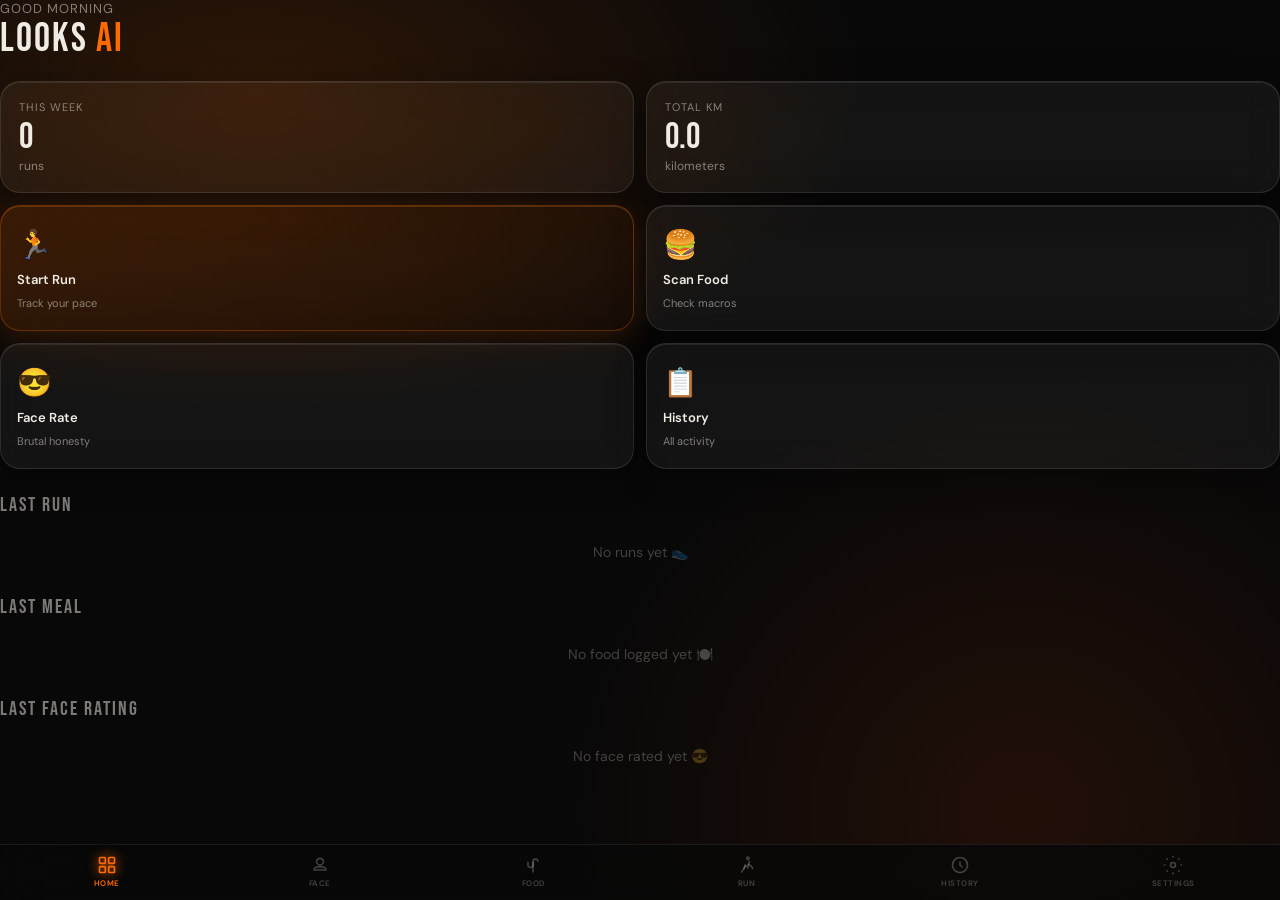
<file: index (3).html>
<!DOCTYPE html>
<html lang="en">
<head>
<meta charset="UTF-8">
<meta name="viewport" content="width=device-width, initial-scale=1.0, viewport-fit=cover">
<meta name="apple-mobile-web-app-capable" content="yes">
<meta name="apple-mobile-web-app-status-bar-style" content="black-translucent">
<meta name="apple-mobile-web-app-title" content="looks ai">
<meta name="theme-color" content="#0a0a0a">
<title>looks ai</title>
<link rel="preconnect" href="https://fonts.googleapis.com">
<link href="https://fonts.googleapis.com/css2?family=Bebas+Neue&family=DM+Sans:wght@300;400;500;600&family=JetBrains+Mono:wght@400;600&display=swap" rel="stylesheet">
<style>
:root{--orange:#ff6a00;--orange-dim:rgba(255,106,0,0.12);--black:#080808;--glass:rgba(255,255,255,0.05);--glass-border:rgba(255,255,255,0.10);--text:#f0ece4;--text-dim:rgba(240,236,228,0.5);--text-faint:rgba(240,236,228,0.25);--safe-bottom:env(safe-area-inset-bottom,0px);--safe-top:env(safe-area-inset-top,0px);}
*{margin:0;padding:0;box-sizing:border-box;-webkit-tap-highlight-color:transparent;}
html,body{height:100%;background:var(--black);color:var(--text);font-family:'DM Sans',sans-serif;overflow:hidden;user-select:none;}
.bg{position:fixed;inset:0;z-index:0;background:radial-gradient(ellipse 80% 60% at 20% 10%,rgba(255,106,0,0.15) 0%,transparent 60%),radial-gradient(ellipse 60% 80% at 80% 90%,rgba(255,80,0,0.10) 0%,transparent 60%),#080808;}
#app{position:relative;z-index:1;height:100dvh;display:flex;flex-direction:column;}
.screen{display:none;flex:1;flex-direction:column;overflow-y:auto;overflow-x:hidden;padding:calc(var(--safe-top)+16px) 16px 0;padding-bottom:calc(80px + var(--safe-bottom));-webkit-overflow-scrolling:touch;scrollbar-width:none;}
.screen::-webkit-scrollbar{display:none;}
.screen.active{display:flex;}
.glass{background:var(--glass);border:1px solid var(--glass-border);border-radius:20px;backdrop-filter:blur(20px) saturate(1.5);-webkit-backdrop-filter:blur(20px) saturate(1.5);box-shadow:0 8px 32px rgba(0,0,0,0.4),inset 0 1px 0 rgba(255,255,255,0.08);}
.glass-orange{background:linear-gradient(135deg,rgba(255,106,0,0.15),rgba(255,106,0,0.05));border:1px solid rgba(255,106,0,0.3);border-radius:20px;backdrop-filter:blur(20px);-webkit-backdrop-filter:blur(20px);box-shadow:0 8px 32px rgba(255,106,0,0.15),inset 0 1px 0 rgba(255,150,50,0.2);}
.btn{display:flex;align-items:center;justify-content:center;gap:8px;padding:14px 24px;border-radius:14px;border:none;font-family:'DM Sans',sans-serif;font-size:15px;font-weight:600;cursor:pointer;transition:all 0.2s;}
.btn:active{transform:scale(0.96);}
.btn-primary{background:linear-gradient(135deg,var(--orange),#ff4500);color:#fff;box-shadow:0 4px 20px rgba(255,106,0,0.4);}
.btn-glass{background:var(--glass);border:1px solid var(--glass-border);color:var(--text);backdrop-filter:blur(10px);-webkit-backdrop-filter:blur(10px);}
.btn-save{background:linear-gradient(135deg,rgba(255,106,0,0.25),rgba(255,69,0,0.15));border:1px solid rgba(255,106,0,0.4);color:var(--orange);}
.btn-full{width:100%;}
.btn-row{display:flex;gap:10px;margin-bottom:14px;}
.input{width:100%;background:rgba(255,255,255,0.06);border:1px solid rgba(255,255,255,0.12);border-radius:12px;padding:14px 16px;color:var(--text);font-family:'DM Sans',sans-serif;font-size:15px;outline:none;transition:border-color 0.2s;}
.input:focus{border-color:var(--orange);}
.input::placeholder{color:var(--text-faint);}
nav{position:fixed;bottom:0;left:0;right:0;z-index:100;background:rgba(8,8,8,0.88);backdrop-filter:blur(30px) saturate(2);-webkit-backdrop-filter:blur(30px) saturate(2);border-top:1px solid rgba(255,255,255,0.08);padding-bottom:var(--safe-bottom);}
.nav-inner{display:flex;align-items:center;}
.nav-item{flex:1;display:flex;flex-direction:column;align-items:center;gap:3px;padding:10px 0 12px;cursor:pointer;color:var(--text-faint);font-size:8px;font-weight:600;letter-spacing:0.5px;text-transform:uppercase;transition:color 0.2s;}
.nav-item svg{width:20px;height:20px;}
.nav-item.active{color:var(--orange);}
.nav-item.active svg{filter:drop-shadow(0 0 6px var(--orange));}
.dash-header{margin-bottom:20px;}
.dash-greeting{font-size:13px;color:var(--text-dim);letter-spacing:1px;text-transform:uppercase;}
.dash-title{font-family:'Bebas Neue',sans-serif;font-size:40px;letter-spacing:2px;line-height:1.1;}
.dash-title span{color:var(--orange);}
.stat-row{display:grid;grid-template-columns:1fr 1fr;gap:12px;margin-bottom:12px;}
.stat-card{padding:18px;}
.stat-label{font-size:11px;color:var(--text-dim);letter-spacing:1px;text-transform:uppercase;margin-bottom:6px;}
.stat-val{font-family:'Bebas Neue',sans-serif;font-size:36px;line-height:1;}
.stat-unit{font-size:12px;color:var(--text-dim);margin-top:2px;}
.quick-actions{display:grid;grid-template-columns:1fr 1fr;gap:12px;margin-bottom:20px;}
.quick-btn{padding:20px 16px;display:flex;flex-direction:column;gap:8px;cursor:pointer;transition:transform 0.2s;}
.quick-btn:active{transform:scale(0.97);}
.quick-icon{font-size:28px;}
.quick-label{font-size:13px;font-weight:600;}
.quick-sub{font-size:11px;color:var(--text-dim);}
.section-title{font-family:'Bebas Neue',sans-serif;font-size:20px;letter-spacing:2px;color:var(--text-dim);margin-bottom:10px;margin-top:4px;}
.dash-card{padding:16px;margin-bottom:10px;}
.dash-card-header{display:flex;align-items:center;gap:10px;margin-bottom:10px;}
.dash-card-icon{font-size:20px;}
.dash-card-title{font-size:13px;font-weight:600;}
.dash-card-time{font-size:11px;color:var(--text-dim);margin-left:auto;}
.page-header{margin-bottom:20px;}
.page-tag{font-size:11px;color:var(--orange);letter-spacing:2px;text-transform:uppercase;margin-bottom:4px;}
.page-title{font-family:'Bebas Neue',sans-serif;font-size:36px;letter-spacing:2px;line-height:1;}
.upload-area{border:2px dashed rgba(255,106,0,0.3);border-radius:20px;padding:36px 20px;display:flex;flex-direction:column;align-items:center;gap:14px;cursor:pointer;transition:all 0.3s;background:var(--orange-dim);margin-bottom:14px;}
.upload-area:active{border-color:var(--orange);}
.upload-preview{width:100%;border-radius:16px;max-height:280px;object-fit:cover;display:none;}
.upload-icon{font-size:44px;opacity:0.6;}
.upload-text{font-size:14px;color:var(--text-dim);text-align:center;}
.face-result-card{display:none;flex-direction:column;padding:24px;margin-bottom:14px;}
.face-verdict{font-family:'Bebas Neue',sans-serif;font-size:22px;letter-spacing:2px;color:var(--orange);margin-bottom:12px;}
.face-text{font-size:15px;color:var(--text);line-height:1.75;}
.face-score-row{display:flex;align-items:baseline;gap:6px;margin-top:16px;padding-top:16px;border-top:1px solid rgba(255,255,255,0.06);}
.photo-editor{display:none;margin-bottom:14px;border-radius:20px;overflow:hidden;border:1px solid var(--glass-border);background:#000;}
.editor-canvas-wrap{width:100%;display:flex;align-items:center;justify-content:center;min-height:220px;background:#000;}
#edit-canvas{max-width:100%;display:block;touch-action:none;}
.editor-toolbar{display:flex;gap:8px;padding:12px;overflow-x:auto;scrollbar-width:none;background:rgba(0,0,0,0.7);}
.editor-toolbar::-webkit-scrollbar{display:none;}
.edit-btn{flex-shrink:0;padding:8px 14px;border-radius:10px;border:1px solid rgba(255,255,255,0.12);background:transparent;color:var(--text-dim);font-family:'DM Sans',sans-serif;font-size:12px;font-weight:600;cursor:pointer;white-space:nowrap;}
.edit-btn.active,.edit-btn:active{background:rgba(255,106,0,0.2);border-color:rgba(255,106,0,0.5);color:var(--orange);}
.edit-slider-row{display:flex;align-items:center;gap:10px;padding:8px 14px;background:rgba(0,0,0,0.5);}
.edit-slider-row label{font-size:10px;color:var(--text-dim);width:76px;flex-shrink:0;text-transform:uppercase;letter-spacing:1px;}
.edit-slider-row input[type=range]{flex:1;accent-color:var(--orange);}
.edit-slider-val{font-family:'JetBrains Mono',monospace;font-size:10px;color:var(--orange);width:30px;text-align:right;}
.editor-confirm-row{display:flex;gap:8px;padding:10px 12px;background:rgba(0,0,0,0.5);}
.macro-grid{display:grid;grid-template-columns:1fr 1fr;gap:10px;margin-bottom:10px;}
.macro-card{padding:16px;display:flex;flex-direction:column;gap:4px;}
.macro-val{font-family:'Bebas Neue',sans-serif;font-size:32px;}
.macro-name{font-size:11px;color:var(--text-dim);letter-spacing:1px;text-transform:uppercase;}
.macro-unit{font-size:11px;color:var(--orange);}
.food-tabs{display:flex;gap:8px;margin-bottom:14px;}
.food-tab{flex:1;padding:10px;border-radius:12px;border:1px solid rgba(255,255,255,0.1);background:transparent;color:var(--text-dim);font-family:'DM Sans',sans-serif;font-size:13px;font-weight:600;cursor:pointer;text-align:center;transition:all 0.2s;}
.food-tab.active{background:rgba(255,106,0,0.15);border-color:rgba(255,106,0,0.4);color:var(--orange);}
.run-stats{display:grid;grid-template-columns:1fr 1fr 1fr;gap:10px;margin-bottom:14px;}
.run-stat{padding:16px 10px;text-align:center;}
.run-stat-val{font-family:'Bebas Neue',sans-serif;font-size:28px;}
.run-stat-label{font-size:10px;color:var(--text-dim);letter-spacing:1px;text-transform:uppercase;margin-top:2px;}
.run-btn-wrap{display:flex;gap:12px;margin-bottom:16px;}
.run-btn-main{flex:1;padding:20px;border-radius:20px;border:none;font-family:'Bebas Neue',sans-serif;font-size:24px;letter-spacing:2px;cursor:pointer;transition:transform 0.2s;}
.run-btn-main:active{transform:scale(0.97);}
.run-btn-main.start{background:linear-gradient(135deg,var(--orange),#ff4500);color:#fff;box-shadow:0 4px 24px rgba(255,106,0,0.4);}
.run-btn-main.stop{background:rgba(255,50,50,0.2);border:1px solid rgba(255,50,50,0.4);color:#ff5555;}
.run-btn-main.pause{background:var(--glass);border:1px solid var(--glass-border);color:var(--text);}
.run-map{border-radius:20px;background:rgba(255,255,255,0.03);border:1px solid var(--glass-border);height:150px;display:flex;align-items:center;justify-content:center;flex-direction:column;gap:8px;margin-bottom:14px;}
.run-map-label{font-size:11px;color:var(--text-faint);letter-spacing:1px;text-align:center;padding:0 12px;}
.run-active-dot{width:12px;height:12px;border-radius:50%;background:var(--orange);box-shadow:0 0 12px var(--orange);animation:pulse 1.5s infinite;}
@keyframes pulse{0%,100%{opacity:1;transform:scale(1)}50%{opacity:0.5;transform:scale(1.4)}}
.past-run{padding:16px;display:flex;align-items:center;gap:14px;margin-bottom:10px;}
.past-run-info{flex:1;}
.past-run-title{font-size:14px;font-weight:600;}
.past-run-sub{font-size:12px;color:var(--text-dim);margin-top:2px;}
.filter-row{display:flex;gap:8px;margin-bottom:16px;overflow-x:auto;padding-bottom:4px;scrollbar-width:none;}
.filter-row::-webkit-scrollbar{display:none;}
.filter-chip{flex-shrink:0;padding:8px 16px;border-radius:20px;border:1px solid rgba(255,255,255,0.1);background:transparent;color:var(--text-dim);font-family:'DM Sans',sans-serif;font-size:12px;font-weight:600;cursor:pointer;transition:all 0.2s;}
.filter-chip.active{background:rgba(255,106,0,0.15);border-color:rgba(255,106,0,0.4);color:var(--orange);}
.history-item{padding:16px;margin-bottom:10px;display:flex;align-items:center;gap:14px;}
.history-icon{font-size:24px;width:36px;text-align:center;}
.history-info{flex:1;min-width:0;}
.history-title{font-size:14px;font-weight:600;white-space:nowrap;overflow:hidden;text-overflow:ellipsis;}
.history-sub{font-size:12px;color:var(--text-dim);margin-top:3px;}
.history-val{font-family:'Bebas Neue',sans-serif;font-size:22px;color:var(--orange);text-align:right;}
.history-val-sub{font-size:10px;color:var(--text-dim);text-align:right;}
.settings-section{margin-bottom:24px;}
.settings-section-title{font-size:11px;color:var(--text-faint);letter-spacing:2px;text-transform:uppercase;margin-bottom:10px;}
.settings-row{padding:16px;margin-bottom:8px;display:flex;align-items:center;gap:14px;cursor:pointer;}
.settings-icon{font-size:20px;width:32px;text-align:center;}
.settings-info{flex:1;}
.settings-label{font-size:14px;font-weight:500;}
.settings-val{font-size:12px;color:var(--text-dim);margin-top:2px;font-family:'JetBrains Mono',monospace;}
.loader{display:none;flex-direction:column;align-items:center;gap:16px;padding:32px;}
.loader.active{display:flex;}
.spinner{width:36px;height:36px;border:3px solid rgba(255,106,0,0.2);border-top-color:var(--orange);border-radius:50%;animation:spin 0.8s linear infinite;}
@keyframes spin{to{transform:rotate(360deg)}}
.loader-text{font-size:13px;color:var(--text-dim);letter-spacing:1px;}
.toast{position:fixed;top:calc(var(--safe-top)+16px);left:50%;transform:translateX(-50%) translateY(-20px);background:rgba(20,20,20,0.95);border:1px solid rgba(255,255,255,0.1);padding:12px 20px;border-radius:12px;font-size:13px;color:var(--text);backdrop-filter:blur(20px);opacity:0;transition:all 0.3s;pointer-events:none;white-space:nowrap;z-index:999;}
.toast.show{opacity:1;transform:translateX(-50%) translateY(0);}
.modal-overlay{position:fixed;inset:0;z-index:200;background:rgba(0,0,0,0.7);backdrop-filter:blur(10px);display:none;align-items:flex-end;}
.modal-overlay.show{display:flex;}
.modal{width:100%;padding:28px;padding-bottom:calc(28px + var(--safe-bottom));border-radius:28px 28px 0 0;background:rgba(16,16,16,0.97);border-top:1px solid rgba(255,255,255,0.1);max-height:90dvh;overflow-y:auto;}
.modal-title{font-family:'Bebas Neue',sans-serif;font-size:26px;letter-spacing:2px;margin-bottom:16px;}
.modal-body{display:flex;flex-direction:column;gap:12px;}
.login-label{font-size:12px;color:var(--text-dim);letter-spacing:1px;text-transform:uppercase;margin-bottom:4px;display:block;}
@keyframes fadeUp{from{opacity:0;transform:translateY(20px)}to{opacity:1;transform:translateY(0)}}
.fade-up{animation:fadeUp 0.4s ease forwards;}
input[type=file]{display:none;}
.empty-state{text-align:center;padding:28px 20px;color:var(--text-faint);font-size:14px;}
</style>
</head>
<body>
<div class="bg"></div>
<div id="app">

<!-- DASHBOARD -->
<div id="screen-dash" class="screen active">
  <div class="dash-header fade-up">
    <div class="dash-greeting">GOOD <span id="time-of-day">MORNING</span></div>
    <div class="dash-title">looks <span>ai</span></div>
  </div>
  <div class="stat-row">
    <div class="stat-card glass"><div class="stat-label">This week</div><div class="stat-val" id="dash-runs">0</div><div class="stat-unit">runs</div></div>
    <div class="stat-card glass"><div class="stat-label">Total km</div><div class="stat-val" id="dash-km">0.0</div><div class="stat-unit">kilometers</div></div>
  </div>
  <div class="quick-actions">
    <div class="quick-btn glass-orange" onclick="goTo('run')"><div class="quick-icon">🏃</div><div class="quick-label">Start Run</div><div class="quick-sub">Track your pace</div></div>
    <div class="quick-btn glass" onclick="goTo('food')"><div class="quick-icon">🍔</div><div class="quick-label">Scan Food</div><div class="quick-sub">Check macros</div></div>
    <div class="quick-btn glass" onclick="goTo('face')"><div class="quick-icon">😎</div><div class="quick-label">Face Rate</div><div class="quick-sub">Brutal honesty</div></div>
    <div class="quick-btn glass" onclick="goTo('history')"><div class="quick-icon">📋</div><div class="quick-label">History</div><div class="quick-sub">All activity</div></div>
  </div>
  <div class="section-title">LAST RUN</div>
  <div id="dash-last-run" style="margin-bottom:14px"><div class="empty-state" style="padding:16px">No runs yet 👟</div></div>
  <div class="section-title">LAST MEAL</div>
  <div id="dash-last-food" style="margin-bottom:14px"><div class="empty-state" style="padding:16px">No food logged yet 🍽️</div></div>
  <div class="section-title">LAST FACE RATING</div>
  <div id="dash-last-face" style="margin-bottom:24px"><div class="empty-state" style="padding:16px">No face rated yet 😎</div></div>
</div>

<!-- FACE RATER -->
<div id="screen-face" class="screen">
  <div class="page-header fade-up"><div class="page-tag">BRUTAL HONESTY</div><div class="page-title">FACE RATER</div></div>
  <div class="upload-area" id="face-upload-area" onclick="document.getElementById('face-input').click()">
    <img id="face-preview" class="upload-preview" alt="">
    <div id="face-icon" class="upload-icon">📸</div>
    <div id="face-upload-text" class="upload-text">Tap to take or choose a photo</div>
  </div>
  <input type="file" id="face-input" accept="image/*" onchange="handleFaceImage(this)">
  <div class="loader" id="face-loader"><div class="spinner"></div><div class="loader-text">BEING BRUTALLY HONEST...</div></div>
  <div class="face-result-card glass" id="face-result-card">
    <div class="face-verdict" id="face-verdict">VERDICT</div>
    <div class="face-text" id="face-text"></div>
    <div class="face-score-row">
      <span style="font-family:'Bebas Neue',sans-serif;font-size:52px;color:var(--orange);filter:drop-shadow(0 0 12px var(--orange))" id="face-score">--</span>
      <span style="font-size:14px;color:var(--text-dim)">/ 10</span>
    </div>
  </div>
  <div id="face-save-row" class="btn-row" style="display:none">
    <button class="btn btn-save btn-full" id="face-save-btn" onclick="saveFaceResult()">💾 SAVE TO HISTORY</button>
  </div>
  <button class="btn btn-glass btn-full" style="margin-bottom:16px" onclick="resetFace()">TRY ANOTHER PHOTO</button>
</div>

<!-- FOOD SCANNER -->
<div id="screen-food" class="screen">
  <div class="page-header fade-up"><div class="page-tag">AI POWERED</div><div class="page-title">FOOD SCANNER</div></div>
  <div class="food-tabs">
    <button class="food-tab active" id="tab-scan" onclick="switchFoodTab('scan')">📸 Scan Photo</button>
    <button class="food-tab" id="tab-manual" onclick="switchFoodTab('manual')">✏️ Add Manually</button>
  </div>
  <div id="food-scan-panel">
    <div class="upload-area" id="food-upload-area" onclick="document.getElementById('food-input').click()">
      <img id="food-preview" class="upload-preview" alt="">
      <div id="food-icon" class="upload-icon">🍽️</div>
      <div id="food-upload-text" class="upload-text">Tap to photograph your food</div>
    </div>
    <input type="file" id="food-input" accept="image/*" onchange="handleFoodImage(this)">
    <div class="photo-editor" id="food-editor">
      <div class="editor-canvas-wrap"><canvas id="edit-canvas"></canvas></div>
      <div class="editor-toolbar">
        <button class="edit-btn" onclick="rotatePhoto(-90)">↺ Rotate L</button>
        <button class="edit-btn" onclick="rotatePhoto(90)">↻ Rotate R</button>
        <button class="edit-btn" onclick="flipPhoto('h')">↔ Flip H</button>
        <button class="edit-btn" onclick="flipPhoto('v')">↕ Flip V</button>
        <button class="edit-btn" id="crop-btn" onclick="toggleCrop()">✂ Crop</button>
      </div>
      <div class="edit-slider-row"><label>Brightness</label><input type="range" min="-100" max="100" value="0" id="sl-brightness" oninput="applyFilters()"><span class="edit-slider-val" id="sv-brightness">0</span></div>
      <div class="edit-slider-row"><label>Contrast</label><input type="range" min="-100" max="100" value="0" id="sl-contrast" oninput="applyFilters()"><span class="edit-slider-val" id="sv-contrast">0</span></div>
      <div class="edit-slider-row"><label>Saturation</label><input type="range" min="-100" max="100" value="0" id="sl-saturation" oninput="applyFilters()"><span class="edit-slider-val" id="sv-saturation">0</span></div>
      <div class="editor-confirm-row">
        <button class="btn btn-primary btn-full" onclick="confirmEdit()">USE THIS PHOTO</button>
        <button class="btn btn-glass" style="min-width:88px" onclick="cancelEdit()">CANCEL</button>
      </div>
    </div>
    <div class="loader" id="food-loader"><div class="spinner"></div><div class="loader-text">SCANNING FOOD...</div></div>
  </div>
  <div id="food-manual-panel" style="display:none">
    <div class="glass" style="padding:20px;display:flex;flex-direction:column;gap:12px;margin-bottom:14px">
      <input class="input" type="text" id="manual-name" placeholder="Food name (e.g. Chicken & Rice)">
      <div style="display:grid;grid-template-columns:1fr 1fr;gap:10px">
        <div><label class="login-label">Calories (kcal)</label><input class="input" type="number" id="manual-cal" placeholder="450"></div>
        <div><label class="login-label">Protein (g)</label><input class="input" type="number" id="manual-pro" placeholder="32"></div>
        <div><label class="login-label">Carbs (g)</label><input class="input" type="number" id="manual-carb" placeholder="45"></div>
        <div><label class="login-label">Fat (g)</label><input class="input" type="number" id="manual-fat" placeholder="12"></div>
      </div>
      <button class="btn btn-primary btn-full" onclick="saveManualFood()">💾 SAVE MEAL</button>
    </div>
  </div>
  <div id="food-result" style="display:none">
    <div class="glass" style="padding:18px;margin-bottom:12px"><div style="font-size:17px;font-weight:600;margin-bottom:4px" id="food-name"></div><div style="font-size:13px;color:var(--text-dim);line-height:1.6" id="food-desc"></div></div>
    <div class="macro-grid">
      <div class="macro-card glass-orange"><div class="macro-val" id="macro-cal">--</div><div class="macro-name">Calories</div><div class="macro-unit">kcal</div></div>
      <div class="macro-card glass"><div class="macro-val" id="macro-pro">--</div><div class="macro-name">Protein</div><div class="macro-unit">grams</div></div>
      <div class="macro-card glass"><div class="macro-val" id="macro-carb">--</div><div class="macro-name">Carbs</div><div class="macro-unit">grams</div></div>
      <div class="macro-card glass"><div class="macro-val" id="macro-fat">--</div><div class="macro-name">Fat</div><div class="macro-unit">grams</div></div>
    </div>
    <div class="glass" style="padding:16px;margin-top:4px;margin-bottom:12px"><div style="font-size:11px;color:var(--orange);letter-spacing:1px;text-transform:uppercase;margin-bottom:8px">HEALTH TIPS</div><div style="font-size:13px;color:var(--text-dim);line-height:1.6" id="food-tips"></div></div>
    <div class="btn-row"><button class="btn btn-save btn-full" id="food-save-btn" onclick="saveFoodResult()">💾 SAVE TO HISTORY</button></div>
  </div>
  <button class="btn btn-glass btn-full" style="margin-bottom:16px" onclick="resetFood()">SCAN ANOTHER</button>
</div>

<!-- RUN TRACKER -->
<div id="screen-run" class="screen">
  <div class="page-header fade-up"><div class="page-tag">GPS TRACKING</div><div class="page-title">RUN TRACKER</div></div>
  <div class="run-stats">
    <div class="run-stat glass"><div class="run-stat-val" id="run-dist">0.00</div><div class="run-stat-label">KM</div></div>
    <div class="run-stat glass"><div class="run-stat-val" id="run-time">00:00</div><div class="run-stat-label">TIME</div></div>
    <div class="run-stat glass"><div class="run-stat-val" id="run-pace">--:--</div><div class="run-stat-label">PACE/KM</div></div>
  </div>
  <div class="run-map" id="run-map">
    <div class="run-active-dot" id="run-dot" style="display:none"></div>
    <div style="font-size:28px" id="run-map-icon">🗺️</div>
    <div class="run-map-label" id="run-map-label">GPS WILL ACTIVATE ON START</div>
  </div>
  <div class="run-btn-wrap"><button class="run-btn-main start btn-full" id="run-btn" onclick="toggleRun()">START RUN</button></div>
  <div class="glass" style="padding:16px;margin-bottom:14px">
    <div style="display:flex;justify-content:space-between;margin-bottom:8px"><div style="font-size:12px;color:var(--text-dim);letter-spacing:1px;text-transform:uppercase">Calories Burned</div><div style="font-family:'Bebas Neue',sans-serif;font-size:20px;color:var(--orange)" id="run-cal">0</div></div>
    <div style="display:flex;justify-content:space-between"><div style="font-size:12px;color:var(--text-dim);letter-spacing:1px;text-transform:uppercase">Avg Speed</div><div style="font-family:'Bebas Neue',sans-serif;font-size:20px" id="run-speed">0.0 km/h</div></div>
  </div>
  <div id="run-save-row" style="display:none;margin-bottom:14px">
    <div class="glass" style="padding:18px;margin-bottom:10px" id="run-summary-card"></div>
    <div class="btn-row">
      <button class="btn btn-save btn-full" onclick="saveRunResult()">💾 SAVE RUN</button>
      <button class="btn btn-glass" style="min-width:90px" onclick="discardRun()">DISCARD</button>
    </div>
  </div>
  <div class="section-title">PAST RUNS</div>
  <div id="past-runs-list"><div class="empty-state">No runs saved yet 🏃</div></div>
</div>

<!-- HISTORY -->
<div id="screen-history" class="screen">
  <div class="page-header fade-up"><div class="page-tag">YOUR ACTIVITY</div><div class="page-title">HISTORY</div></div>
  <div class="filter-row">
    <button class="filter-chip active" onclick="filterHistory('all',this)">All</button>
    <button class="filter-chip" onclick="filterHistory('run',this)">🏃 Runs</button>
    <button class="filter-chip" onclick="filterHistory('food',this)">🍽️ Food</button>
    <button class="filter-chip" onclick="filterHistory('face',this)">😎 Face</button>
  </div>
  <div id="history-list"><div class="empty-state">Nothing saved yet</div></div>
</div>

<!-- SETTINGS -->
<div id="screen-settings" class="screen">
  <div class="page-header fade-up"><div class="page-tag">CONFIGURATION</div><div class="page-title">SETTINGS</div></div>
  <div class="settings-section">
    <div class="settings-section-title">AI</div>
    <div class="settings-row glass" onclick="editApiKey()"><div class="settings-icon">🤖</div><div class="settings-info"><div class="settings-label">Groq API Key</div><div class="settings-val" id="api-key-display">Tap to update</div></div><div style="color:var(--orange);font-size:20px">›</div></div>
  </div>
  <div class="settings-section">
    <div class="settings-section-title">Data</div>
    <div class="settings-row glass" onclick="clearData()"><div class="settings-icon">🗑️</div><div class="settings-info"><div class="settings-label">Clear All Data</div><div class="settings-val">Resets all history</div></div><div style="color:var(--orange);font-size:20px">›</div></div>
  </div>
  <div class="settings-section">
    <div class="settings-section-title">App</div>
    <div class="settings-row glass"><div class="settings-icon">📱</div><div class="settings-info"><div class="settings-label">Version</div><div class="settings-val">looks ai v3.0.0</div></div></div>
  </div>
</div>

</div>

<nav id="nav">
  <div class="nav-inner">
    <div class="nav-item active" id="nav-dash" onclick="goTo('dash')"><svg viewBox="0 0 24 24" fill="none" stroke="currentColor" stroke-width="2"><rect x="3" y="3" width="7" height="7" rx="1"/><rect x="14" y="3" width="7" height="7" rx="1"/><rect x="3" y="14" width="7" height="7" rx="1"/><rect x="14" y="14" width="7" height="7" rx="1"/></svg>HOME</div>
    <div class="nav-item" id="nav-face" onclick="goTo('face')"><svg viewBox="0 0 24 24" fill="none" stroke="currentColor" stroke-width="2"><circle cx="12" cy="8" r="4"/><path d="M12 14c-4.5 0-7 2-7 3v1h14v-1c0-1-2.5-3-7-3z"/></svg>FACE</div>
    <div class="nav-item" id="nav-food" onclick="goTo('food')"><svg viewBox="0 0 24 24" fill="none" stroke="currentColor" stroke-width="2"><path d="M18 8c0-4-6-4-6 0v13"/><path d="M6 8v4a3 3 0 006 0V8"/></svg>FOOD</div>
    <div class="nav-item" id="nav-run" onclick="goTo('run')"><svg viewBox="0 0 24 24" fill="none" stroke="currentColor" stroke-width="2"><circle cx="13" cy="4" r="1.5"/><path d="M8 17l2-5 3 3 2-8"/><path d="M5 21l3-4 2-4"/><path d="M19 17l-2-4-4-2"/></svg>RUN</div>
    <div class="nav-item" id="nav-history" onclick="goTo('history')"><svg viewBox="0 0 24 24" fill="none" stroke="currentColor" stroke-width="2"><path d="M12 8v4l3 3"/><circle cx="12" cy="12" r="9"/></svg>HISTORY</div>
    <div class="nav-item" id="nav-settings" onclick="goTo('settings')"><svg viewBox="0 0 24 24" fill="none" stroke="currentColor" stroke-width="2"><circle cx="12" cy="12" r="3"/><path d="M12 1v2M12 21v2M4.22 4.22l1.42 1.42M18.36 18.36l1.42 1.42M1 12h2M21 12h2M4.22 19.78l1.42-1.42M18.36 5.64l1.42-1.42"/></svg>SETTINGS</div>
  </div>
</nav>

<div class="modal-overlay" id="modal-apikey">
  <div class="modal">
    <div class="modal-title">GROQ API KEY</div>
    <div class="modal-body">
      <div style="font-size:13px;color:var(--text-dim);line-height:1.6">Stored only on your device.</div>
      <input class="input" type="password" id="api-key-input" placeholder="gsk_...">
      <button class="btn btn-primary btn-full" onclick="saveApiKey()">SAVE KEY</button>
      <button class="btn btn-glass btn-full" onclick="closeModal('modal-apikey')">CANCEL</button>
    </div>
  </div>
</div>
<div class="toast" id="toast"></div>

<script>
const GROQ_KEY_DEFAULT='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';
const S={
  get apiKey(){return localStorage.getItem('apex_apikey')||GROQ_KEY_DEFAULT;},
  get runs(){try{return JSON.parse(localStorage.getItem('apex_runs')||'[]');}catch(e){return[];}},
  get foods(){try{return JSON.parse(localStorage.getItem('apex_foods')||'[]');}catch(e){return[];}},
  get faces(){try{return JSON.parse(localStorage.getItem('apex_faces')||'[]');}catch(e){return[];}},
  saveRun(r){const a=this.runs;a.unshift(r);localStorage.setItem('apex_runs',JSON.stringify(a));},
  saveFood(f){const a=this.foods;a.unshift(f);localStorage.setItem('apex_foods',JSON.stringify(a.slice(0,50)));},
  saveFace(f){const a=this.faces;a.unshift(f);localStorage.setItem('apex_faces',JSON.stringify(a.slice(0,50)));},
  clearAll(){['apex_runs','apex_foods','apex_faces'].forEach(k=>localStorage.setItem(k,'[]'));}
};

function goTo(s){
  document.querySelectorAll('.screen').forEach(x=>x.classList.remove('active'));
  document.querySelectorAll('.nav-item').forEach(x=>x.classList.remove('active'));
  document.getElementById('screen-'+s).classList.add('active');
  const n=document.getElementById('nav-'+s);if(n)n.classList.add('active');
  if(s==='dash')updateDash();
  if(s==='run')updatePastRuns();
  if(s==='history')renderHistory('all');
  if(s==='settings')updateSettingsDisplay();
}

function setTimeOfDay(){const h=new Date().getHours();document.getElementById('time-of-day').textContent=h<12?'MORNING':h<17?'AFTERNOON':'EVENING';}

function updateDash(){
  const runs=S.runs,weekAgo=Date.now()-7*24*60*60*1000,wr=runs.filter(r=>new Date(r.date)>weekAgo);
  document.getElementById('dash-runs').textContent=wr.length;
  document.getElementById('dash-km').textContent=wr.reduce((a,b)=>a+(b.distance||0),0).toFixed(1);
  const lrEl=document.getElementById('dash-last-run');
  if(runs.length){const r=runs[0];lrEl.innerHTML=`<div class="dash-card glass"><div class="dash-card-header"><div class="dash-card-icon">🏃</div><div class="dash-card-title">Last Run</div><div class="dash-card-time">${fmtDate(r.date)}</div></div><div style="display:flex;gap:14px;flex-wrap:wrap"><div><span style="font-family:'Bebas Neue',sans-serif;font-size:26px;color:var(--orange)">${r.distance.toFixed(2)}</span><span style="font-size:11px;color:var(--text-dim)"> km</span></div><div><span style="font-family:'Bebas Neue',sans-serif;font-size:26px">${r.duration}</span><span style="font-size:11px;color:var(--text-dim)"> time</span></div><div><span style="font-family:'Bebas Neue',sans-serif;font-size:26px">${r.pace}</span><span style="font-size:11px;color:var(--text-dim)"> /km</span></div><div><span style="font-family:'Bebas Neue',sans-serif;font-size:26px">${r.speed||'--'}</span><span style="font-size:11px;color:var(--text-dim)"> km/h</span></div></div></div>`;}
  else lrEl.innerHTML='<div class="empty-state" style="padding:16px">No runs yet 👟</div>';
  const lfEl=document.getElementById('dash-last-food'),foods=S.foods;
  if(foods.length){const f=foods[0];lfEl.innerHTML=`<div class="dash-card glass"><div class="dash-card-header"><div class="dash-card-icon">🍽️</div><div class="dash-card-title">${f.name||'Meal'}</div><div class="dash-card-time">${fmtDate(f.date)}</div></div><div style="display:grid;grid-template-columns:repeat(4,1fr);gap:8px;text-align:center"><div><div style="font-family:'Bebas Neue',sans-serif;font-size:22px;color:var(--orange)">${f.calories||'--'}</div><div style="font-size:10px;color:var(--text-dim)">KCAL</div></div><div><div style="font-family:'Bebas Neue',sans-serif;font-size:22px">${f.protein||'--'}</div><div style="font-size:10px;color:var(--text-dim)">PROTEIN</div></div><div><div style="font-family:'Bebas Neue',sans-serif;font-size:22px">${f.carbs||'--'}</div><div style="font-size:10px;color:var(--text-dim)">CARBS</div></div><div><div style="font-family:'Bebas Neue',sans-serif;font-size:22px">${f.fat||'--'}</div><div style="font-size:10px;color:var(--text-dim)">FAT</div></div></div></div>`;}
  else lfEl.innerHTML='<div class="empty-state" style="padding:16px">No food logged yet 🍽️</div>';
  const ffEl=document.getElementById('dash-last-face'),faces=S.faces;
  if(faces.length){const f=faces[0];ffEl.innerHTML=`<div class="dash-card glass"><div class="dash-card-header"><div class="dash-card-icon">😎</div><div class="dash-card-title">${f.verdict||'Face Rating'}</div><div class="dash-card-time">${fmtDate(f.date)}</div></div><div style="display:flex;align-items:baseline;gap:8px;margin-bottom:8px"><span style="font-family:'Bebas Neue',sans-serif;font-size:52px;color:var(--orange);filter:drop-shadow(0 0 12px var(--orange))">${f.score}</span><span style="font-size:14px;color:var(--text-dim)">/ 10</span></div><div style="font-size:13px;color:var(--text-dim);line-height:1.5">${f.text||''}</div></div>`;}
  else ffEl.innerHTML='<div class="empty-state" style="padding:16px">No face rated yet 😎</div>';
}

// FACE
let pendingFace=null;
function handleFaceImage(input){
  if(!input.files[0])return;
  const reader=new FileReader();
  reader.onload=e=>{
    const src=e.target.result;
    document.getElementById('face-preview').src=src;
    document.getElementById('face-preview').style.display='block';
    document.getElementById('face-icon').style.display='none';
    document.getElementById('face-upload-text').style.display='none';
    document.getElementById('face-result-card').style.display='none';
    document.getElementById('face-save-row').style.display='none';
    analyzeFace(src);
  };
  reader.readAsDataURL(input.files[0]);
}

async function analyzeFace(imageData){
  document.getElementById('face-loader').classList.add('active');
  try{
    const res=await fetch('https://api.groq.com/openai/v1/chat/completions',{
      method:'POST',
      headers:{'Content-Type':'application/json','Authorization':'Bearer '+S.apiKey},
      body:JSON.stringify({
        model:'meta-llama/llama-4-scout-17b-16e-instruct',
        max_tokens:400,
        messages:[{role:'user',content:[
          {type:'image_url',image_url:{url:imageData}},
          {type:'text',text:`Look at this face. Rate what this person looks like out of 10 — be completely brutally honest. A 5 is genuinely average. Below 5 means below average. A 3 or 4 means unattractive. A 9 or 10 means model-tier. Do NOT default to 7. Most people are between 4 and 7. Give a real score that reflects what you actually see.

Then in about 50 words, tell them honestly what they look like and specifically what physical things they could improve or fix.

Respond ONLY in this exact JSON format with no markdown or backticks:
{"score":5.4,"verdict":"AVERAGE","text":"Your 50-word brutally honest assessment and specific improvement tips here."}

verdict must be exactly one of: STUNNING, VERY ATTRACTIVE, ATTRACTIVE, ABOVE AVERAGE, AVERAGE, BELOW AVERAGE, NEEDS WORK`}
        ]}]
      })
    });
    const data=await res.json();
    if(data.error)throw new Error(data.error.message);
    const raw=data.choices[0].message.content.replace(/```json|```/g,'').trim();
    const json=JSON.parse(raw);
    pendingFace={...json,date:new Date().toISOString()};
    document.getElementById('face-verdict').textContent=json.verdict||'--';
    document.getElementById('face-text').textContent=json.text||'';
    document.getElementById('face-score').textContent=typeof json.score==='number'?json.score.toFixed(1):json.score;
    document.getElementById('face-result-card').style.display='flex';
    document.getElementById('face-save-row').style.display='flex';
  }catch(e){showToast('Error: '+(e.message||'AI failed'));console.error(e);}
  finally{document.getElementById('face-loader').classList.remove('active');}
}

function saveFaceResult(){
  if(!pendingFace)return;
  S.saveFace(pendingFace);
  const btn=document.getElementById('face-save-btn');btn.textContent='✅ SAVED';btn.disabled=true;
  showToast('Face rating saved!');pendingFace=null;
}
function resetFace(){
  pendingFace=null;
  document.getElementById('face-preview').style.display='none';
  document.getElementById('face-preview').src='';
  document.getElementById('face-icon').style.display='block';
  document.getElementById('face-upload-text').style.display='block';
  document.getElementById('face-result-card').style.display='none';
  document.getElementById('face-save-row').style.display='none';
  document.getElementById('face-save-btn').textContent='💾 SAVE TO HISTORY';
  document.getElementById('face-save-btn').disabled=false;
  document.getElementById('face-input').value='';
}

// PHOTO EDITOR
let editImg=null,editRotation=0,editFlipH=false,editFlipV=false,cropMode=false,cropStart=null,cropRect=null;

function handleFoodImage(input){
  if(!input.files[0])return;
  const reader=new FileReader();
  reader.onload=e=>{
    const img=new Image();
    img.onload=()=>{
      editImg=img;editRotation=0;editFlipH=false;editFlipV=false;cropMode=false;cropRect=null;
      resetSliders();renderEditCanvas();
      document.getElementById('food-upload-area').style.display='none';
      document.getElementById('food-editor').style.display='block';
      document.getElementById('food-result').style.display='none';
    };
    img.src=e.target.result;
  };
  reader.readAsDataURL(input.files[0]);
}

function resetSliders(){['brightness','contrast','saturation'].forEach(k=>{document.getElementById('sl-'+k).value=0;document.getElementById('sv-'+k).textContent=0;});}

function renderEditCanvas(){
  if(!editImg)return;
  const canvas=document.getElementById('edit-canvas');
  const maxW=canvas.parentElement.clientWidth||340;
  const rotated=editRotation%180!==0;
  const srcW=rotated?editImg.naturalHeight:editImg.naturalWidth;
  const srcH=rotated?editImg.naturalWidth:editImg.naturalHeight;
  const scale=Math.min(maxW/srcW,300/srcH,1);
  canvas.width=srcW*scale;canvas.height=srcH*scale;
  const ctx=canvas.getContext('2d');
  ctx.save();ctx.translate(canvas.width/2,canvas.height/2);
  ctx.rotate(editRotation*Math.PI/180);
  ctx.scale(editFlipH?-1:1,editFlipV?-1:1);
  const dw=rotated?srcH*scale:srcW*scale;
  const dh=rotated?srcW*scale:srcH*scale;
  const br=parseInt(document.getElementById('sl-brightness').value);
  const co=parseInt(document.getElementById('sl-contrast').value);
  const sa=parseInt(document.getElementById('sl-saturation').value);
  ctx.filter='brightness('+(100+br)+'%) contrast('+(100+co)+'%) saturate('+(100+sa)+'%)';
  ctx.drawImage(editImg,-dw/2,-dh/2,dw,dh);
  ctx.restore();
  if(cropMode&&cropRect){
    ctx.strokeStyle='rgba(255,106,0,0.9)';ctx.lineWidth=2;ctx.setLineDash([6,3]);
    ctx.strokeRect(cropRect.x,cropRect.y,cropRect.w,cropRect.h);
    ctx.fillStyle='rgba(255,106,0,0.08)';ctx.fillRect(cropRect.x,cropRect.y,cropRect.w,cropRect.h);
  }
}

function applyFilters(){['brightness','contrast','saturation'].forEach(k=>{document.getElementById('sv-'+k).textContent=document.getElementById('sl-'+k).value;});renderEditCanvas();}
function rotatePhoto(deg){editRotation=(editRotation+deg+360)%360;renderEditCanvas();}
function flipPhoto(axis){if(axis==='h')editFlipH=!editFlipH;else editFlipV=!editFlipV;renderEditCanvas();}
function toggleCrop(){cropMode=!cropMode;cropRect=null;document.getElementById('crop-btn').classList.toggle('active',cropMode);renderEditCanvas();if(cropMode)showToast('Drag on image to crop');}

const editCanvas=document.getElementById('edit-canvas');
function getCP(e){const r=editCanvas.getBoundingClientRect(),s=e.touches?e.touches[0]:e;return{x:s.clientX-r.left,y:s.clientY-r.top};}
editCanvas.addEventListener('mousedown',e=>{if(!cropMode)return;cropStart=getCP(e);});
editCanvas.addEventListener('mousemove',e=>{if(!cropMode||!cropStart)return;const p=getCP(e);cropRect={x:Math.min(cropStart.x,p.x),y:Math.min(cropStart.y,p.y),w:Math.abs(p.x-cropStart.x),h:Math.abs(p.y-cropStart.y)};renderEditCanvas();});
editCanvas.addEventListener('mouseup',()=>{cropStart=null;});
editCanvas.addEventListener('touchstart',e=>{if(!cropMode)return;cropStart=getCP(e);},{passive:true});
editCanvas.addEventListener('touchmove',e=>{if(!cropMode||!cropStart)return;const p=getCP(e);cropRect={x:Math.min(cropStart.x,p.x),y:Math.min(cropStart.y,p.y),w:Math.abs(p.x-cropStart.x),h:Math.abs(p.y-cropStart.y)};renderEditCanvas();},{passive:true});
editCanvas.addEventListener('touchend',()=>{cropStart=null;});

function confirmEdit(){
  if(cropMode&&cropRect&&cropRect.w>5&&cropRect.h>5){
    const tmp=document.createElement('canvas');tmp.width=cropRect.w;tmp.height=cropRect.h;
    tmp.getContext('2d').drawImage(editCanvas,cropRect.x,cropRect.y,cropRect.w,cropRect.h,0,0,cropRect.w,cropRect.h);
    const ni=new Image();ni.onload=()=>{editImg=ni;editRotation=0;editFlipH=false;editFlipV=false;cropMode=false;cropRect=null;document.getElementById('crop-btn').classList.remove('active');renderEditCanvas();setTimeout(doConfirmEdit,50);};ni.src=tmp.toDataURL();
    return;
  }
  doConfirmEdit();
}
function doConfirmEdit(){
  const dataUrl=document.getElementById('edit-canvas').toDataURL('image/jpeg',0.92);
  document.getElementById('food-preview').src=dataUrl;
  document.getElementById('food-preview').style.display='block';
  document.getElementById('food-icon').style.display='none';
  document.getElementById('food-upload-text').style.display='none';
  document.getElementById('food-editor').style.display='none';
  document.getElementById('food-upload-area').style.display='flex';
  analyzeFood(dataUrl);
}
function cancelEdit(){
  editImg=null;
  document.getElementById('food-editor').style.display='none';
  document.getElementById('food-upload-area').style.display='flex';
  document.getElementById('food-input').value='';
}

// FOOD
let pendingFood=null;
function switchFoodTab(tab){
  document.getElementById('food-scan-panel').style.display=tab==='scan'?'block':'none';
  document.getElementById('food-manual-panel').style.display=tab==='manual'?'block':'none';
  document.getElementById('food-result').style.display='none';
  document.getElementById('tab-scan').classList.toggle('active',tab==='scan');
  document.getElementById('tab-manual').classList.toggle('active',tab==='manual');
}
async function analyzeFood(imageData){
  document.getElementById('food-loader').classList.add('active');
  try{
    const res=await fetch('https://api.groq.com/openai/v1/chat/completions',{
      method:'POST',headers:{'Content-Type':'application/json','Authorization':'Bearer '+S.apiKey},
      body:JSON.stringify({model:'meta-llama/llama-4-scout-17b-16e-instruct',max_tokens:500,messages:[{role:'user',content:[{type:'image_url',image_url:{url:imageData}},{type:'text',text:'Analyze this food. Respond ONLY with valid JSON no markdown: {"name":"Food name","calories":450,"protein":32,"carbs":45,"fat":12,"description":"Brief description.","tips":"1-2 health tips."} All numbers integers.'}]}]})
    });
    const data=await res.json();if(data.error)throw new Error(data.error.message);
    const json=JSON.parse(data.choices[0].message.content.replace(/```json|```/g,'').trim());
    pendingFood={...json,date:new Date().toISOString()};
    document.getElementById('food-name').textContent=json.name||'Unknown';
    document.getElementById('food-desc').textContent=json.description||'';
    document.getElementById('macro-cal').textContent=json.calories||'--';
    document.getElementById('macro-pro').textContent=json.protein||'--';
    document.getElementById('macro-carb').textContent=json.carbs||'--';
    document.getElementById('macro-fat').textContent=json.fat||'--';
    document.getElementById('food-tips').textContent=json.tips||'';
    document.getElementById('food-result').style.display='block';
    document.getElementById('food-save-btn').textContent='💾 SAVE TO HISTORY';
    document.getElementById('food-save-btn').disabled=false;
  }catch(e){showToast('Error: '+(e.message||'AI failed'));console.error(e);}
  finally{document.getElementById('food-loader').classList.remove('active');}
}
function saveFoodResult(){if(!pendingFood)return;S.saveFood(pendingFood);const btn=document.getElementById('food-save-btn');btn.textContent='✅ SAVED';btn.disabled=true;showToast('Meal saved! 🍽️');pendingFood=null;}
function saveManualFood(){
  const name=document.getElementById('manual-name').value.trim();if(!name){showToast('Enter a food name');return;}
  S.saveFood({name,date:new Date().toISOString(),calories:parseInt(document.getElementById('manual-cal').value)||0,protein:parseInt(document.getElementById('manual-pro').value)||0,carbs:parseInt(document.getElementById('manual-carb').value)||0,fat:parseInt(document.getElementById('manual-fat').value)||0,description:'Manually added',tips:''});
  ['manual-name','manual-cal','manual-pro','manual-carb','manual-fat'].forEach(id=>document.getElementById(id).value='');
  showToast('Meal saved! 🍽️');
}
function resetFood(){
  pendingFood=null;editImg=null;
  document.getElementById('food-preview').style.display='none';document.getElementById('food-preview').src='';
  document.getElementById('food-icon').style.display='block';document.getElementById('food-upload-text').style.display='block';
  document.getElementById('food-result').style.display='none';document.getElementById('food-editor').style.display='none';
  document.getElementById('food-upload-area').style.display='flex';document.getElementById('food-input').value='';
}

// RUN
let runInterval=null,runSeconds=0,runDistance=0,runRunning=false,runPaused=false,lastPos=null,watchId=null,speedSamples=[],pendingRun=null;
function toggleRun(){if(!runRunning)startRun();else if(!runPaused)pauseRun();else resumeRun();}
function startRun(){
  runRunning=true;runPaused=false;runSeconds=0;runDistance=0;lastPos=null;speedSamples=[];pendingRun=null;
  document.getElementById('run-save-row').style.display='none';updateRunDisplay();
  runInterval=setInterval(()=>{runSeconds++;updateRunDisplay();},1000);
  document.getElementById('run-btn').textContent='PAUSE';document.getElementById('run-btn').className='run-btn-main pause btn-full';
  document.getElementById('run-dot').style.display='block';document.getElementById('run-map-icon').style.display='none';
  let sb=document.getElementById('run-stop-btn');
  if(!sb){sb=document.createElement('button');sb.id='run-stop-btn';sb.className='run-btn-main stop';sb.style.cssText='width:80px;flex-shrink:0';sb.textContent='END';sb.onclick=stopRun;document.getElementById('run-btn').parentNode.appendChild(sb);}
  sb.style.display='block';
  if(!navigator.geolocation){document.getElementById('run-map-label').textContent='GPS NOT SUPPORTED';return;}
  document.getElementById('run-map-label').textContent='REQUESTING LOCATION...';
  navigator.geolocation.getCurrentPosition(fp=>{
    lastPos=fp.coords;document.getElementById('run-map-label').textContent='GPS LOCKED ✓';
    watchId=navigator.geolocation.watchPosition(pos=>{
      if(lastPos&&!runPaused){const d=calcDist(lastPos,pos.coords);if(d<0.05)runDistance+=d;if(pos.coords.speed!==null&&pos.coords.speed>=0)speedSamples.push(pos.coords.speed*3.6);}
      lastPos=pos.coords;updateRunDisplay();
    },()=>{document.getElementById('run-map-label').textContent='GPS LOST';},{enableHighAccuracy:true,maximumAge:2000,timeout:10000});
  },err=>{const m={1:'DENIED — SETTINGS > SAFARI > LOCATION',2:'GPS UNAVAILABLE',3:'GPS TIMED OUT'};document.getElementById('run-map-label').textContent=m[err.code]||'GPS ERROR';document.getElementById('run-dot').style.display='none';showToast('📍 '+(m[err.code]||'GPS error'));},{enableHighAccuracy:true,timeout:15000});
}
function pauseRun(){runPaused=true;clearInterval(runInterval);document.getElementById('run-btn').textContent='RESUME';document.getElementById('run-btn').className='run-btn-main start btn-full';}
function resumeRun(){runPaused=false;runInterval=setInterval(()=>{runSeconds++;updateRunDisplay();},1000);document.getElementById('run-btn').textContent='PAUSE';document.getElementById('run-btn').className='run-btn-main pause btn-full';}
function stopRun(){
  if(!runRunning)return;clearInterval(runInterval);if(watchId)navigator.geolocation.clearWatch(watchId);
  runRunning=false;runPaused=false;const sb=document.getElementById('run-stop-btn');if(sb)sb.style.display='none';
  document.getElementById('run-btn').textContent='START RUN';document.getElementById('run-btn').className='run-btn-main start btn-full';
  document.getElementById('run-dot').style.display='none';document.getElementById('run-map-icon').style.display='block';
  document.getElementById('run-map-label').textContent='GPS WILL ACTIVATE ON START';
  if(runSeconds>5&&runDistance>0.01){
    const spd=speedSamples.length?(speedSamples.reduce((a,b)=>a+b,0)/speedSamples.length).toFixed(1):'0.0';
    pendingRun={date:new Date().toISOString(),distance:runDistance,duration:fmtTime(runSeconds),pace:fmtTime(runSeconds/runDistance),speed:spd,calories:Math.round(runDistance*65)};
    document.getElementById('run-summary-card').innerHTML=`<div style="font-size:12px;color:var(--text-dim);margin-bottom:10px;letter-spacing:1px;text-transform:uppercase">Run complete — save it?</div><div style="display:flex;gap:14px;flex-wrap:wrap"><div><span style="font-family:'Bebas Neue',sans-serif;font-size:28px;color:var(--orange)">${runDistance.toFixed(2)}</span><span style="font-size:11px;color:var(--text-dim)"> km</span></div><div><span style="font-family:'Bebas Neue',sans-serif;font-size:28px">${fmtTime(runSeconds)}</span><span style="font-size:11px;color:var(--text-dim)"> time</span></div><div><span style="font-family:'Bebas Neue',sans-serif;font-size:28px">${fmtTime(runSeconds/runDistance)}</span><span style="font-size:11px;color:var(--text-dim)"> /km</span></div><div><span style="font-family:'Bebas Neue',sans-serif;font-size:28px">${spd}</span><span style="font-size:11px;color:var(--text-dim)"> km/h</span></div></div>`;
    document.getElementById('run-save-row').style.display='block';
  }
  runSeconds=0;runDistance=0;lastPos=null;speedSamples=[];updateRunDisplay();
}
function saveRunResult(){if(!pendingRun)return;S.saveRun(pendingRun);pendingRun=null;document.getElementById('run-save-row').style.display='none';showToast('Run saved! 🎉');updatePastRuns();}
function discardRun(){pendingRun=null;document.getElementById('run-save-row').style.display='none';showToast('Run discarded');}
function updateRunDisplay(){
  document.getElementById('run-dist').textContent=runDistance.toFixed(2);
  document.getElementById('run-time').textContent=fmtTime(runSeconds);
  document.getElementById('run-pace').textContent=runSeconds>0&&runDistance>0.01?fmtTime(runSeconds/runDistance):'--:--';
  document.getElementById('run-cal').textContent=Math.round(runDistance*65);
  document.getElementById('run-speed').textContent=(speedSamples.length?(speedSamples.reduce((a,b)=>a+b,0)/speedSamples.length).toFixed(1):'0.0')+' km/h';
}
function calcDist(p,c){const R=6371,dLat=(c.latitude-p.latitude)*Math.PI/180,dLon=(c.longitude-p.longitude)*Math.PI/180,a=Math.sin(dLat/2)**2+Math.cos(p.latitude*Math.PI/180)*Math.cos(c.latitude*Math.PI/180)*Math.sin(dLon/2)**2;return R*2*Math.atan2(Math.sqrt(a),Math.sqrt(1-a));}
function updatePastRuns(){
  const runs=S.runs,el=document.getElementById('past-runs-list');
  if(!runs.length){el.innerHTML='<div class="empty-state">No runs saved yet 🏃</div>';return;}
  el.innerHTML=runs.map(r=>`<div class="past-run glass"><div style="font-size:22px">🏃</div><div class="past-run-info"><div class="past-run-title">${fmtDate(r.date)}</div><div class="past-run-sub">${r.duration} · ${r.pace}/km · ${r.calories} kcal</div></div><div style="text-align:right"><div style="font-family:'Bebas Neue',sans-serif;font-size:22px;color:var(--orange)">${r.distance.toFixed(2)}<span style="font-size:11px;color:var(--text-dim)">km</span></div><div style="font-size:11px;color:var(--text-dim)">${r.speed||'--'} km/h</div></div></div>`).join('');
}

// HISTORY
function filterHistory(type,btn){document.querySelectorAll('.filter-chip').forEach(c=>c.classList.remove('active'));btn.classList.add('active');renderHistory(type);}
function renderHistory(type){
  const el=document.getElementById('history-list');let items=[];
  if(type==='all'||type==='run')S.runs.forEach(r=>items.push({type:'run',...r}));
  if(type==='all'||type==='food')S.foods.forEach(f=>items.push({type:'food',...f}));
  if(type==='all'||type==='face')S.faces.forEach(f=>items.push({type:'face',...f}));
  items.sort((a,b)=>new Date(b.date)-new Date(a.date));
  if(!items.length){el.innerHTML='<div class="empty-state">Nothing here yet</div>';return;}
  el.innerHTML=items.map(i=>{
    if(i.type==='run')return`<div class="history-item glass"><div class="history-icon">🏃</div><div class="history-info"><div class="history-title">${fmtDate(i.date)}</div><div class="history-sub">${i.duration} · ${i.pace}/km · ${i.speed||'--'} km/h · ${i.calories} kcal</div></div><div><div class="history-val">${i.distance.toFixed(2)}</div><div class="history-val-sub">km</div></div></div>`;
    if(i.type==='food')return`<div class="history-item glass"><div class="history-icon">🍽️</div><div class="history-info"><div class="history-title">${i.name||'Food'}</div><div class="history-sub">${fmtDate(i.date)} · ${i.protein||0}g protein</div></div><div><div class="history-val">${i.calories||'--'}</div><div class="history-val-sub">kcal</div></div></div>`;
    if(i.type==='face')return`<div class="history-item glass"><div class="history-icon">😎</div><div class="history-info"><div class="history-title">${i.verdict||'Face Rating'}</div><div class="history-sub">${fmtDate(i.date)}</div></div><div><div class="history-val">${i.score}</div><div class="history-val-sub">/ 10</div></div></div>`;
    return'';
  }).join('');
}

// SETTINGS
function editApiKey(){showModal('modal-apikey');}
function saveApiKey(){const key=document.getElementById('api-key-input').value.trim();if(!key||!key.startsWith('gsk_')){showToast('Enter a valid Groq key (gsk_...)');return;}localStorage.setItem('apex_apikey',key);closeModal('modal-apikey');updateSettingsDisplay();showToast('Key saved! ✅');}
function updateSettingsDisplay(){const key=S.apiKey,el=document.getElementById('api-key-display');el.textContent=key?key.slice(0,8)+'••••••••'+key.slice(-4):'Not set';}
function clearData(){if(confirm('Clear ALL data? Cannot be undone.')){S.clearAll();showToast('Data cleared');updateDash();}}

// HELPERS
function fmtTime(s){const m=Math.floor(s/60),sc=Math.floor(s%60);return String(m).padStart(2,'0')+':'+String(sc).padStart(2,'0');}
function fmtDate(iso){const d=new Date(iso);return d.toLocaleDateString('en-AU',{weekday:'short',day:'numeric',month:'short'})+' '+d.toLocaleTimeString('en-AU',{hour:'2-digit',minute:'2-digit'});}
function showToast(msg){const t=document.getElementById('toast');t.textContent=msg;t.classList.add('show');setTimeout(()=>t.classList.remove('show'),2800);}
function showModal(id){document.getElementById(id).classList.add('show');}
function closeModal(id){document.getElementById(id).classList.remove('show');}
document.querySelectorAll('.modal-overlay').forEach(o=>o.addEventListener('click',e=>{if(e.target===o)o.classList.remove('show');}));

setTimeOfDay();
updateSettingsDisplay();
updateDash();
</script>
</body>
</html>
</file>
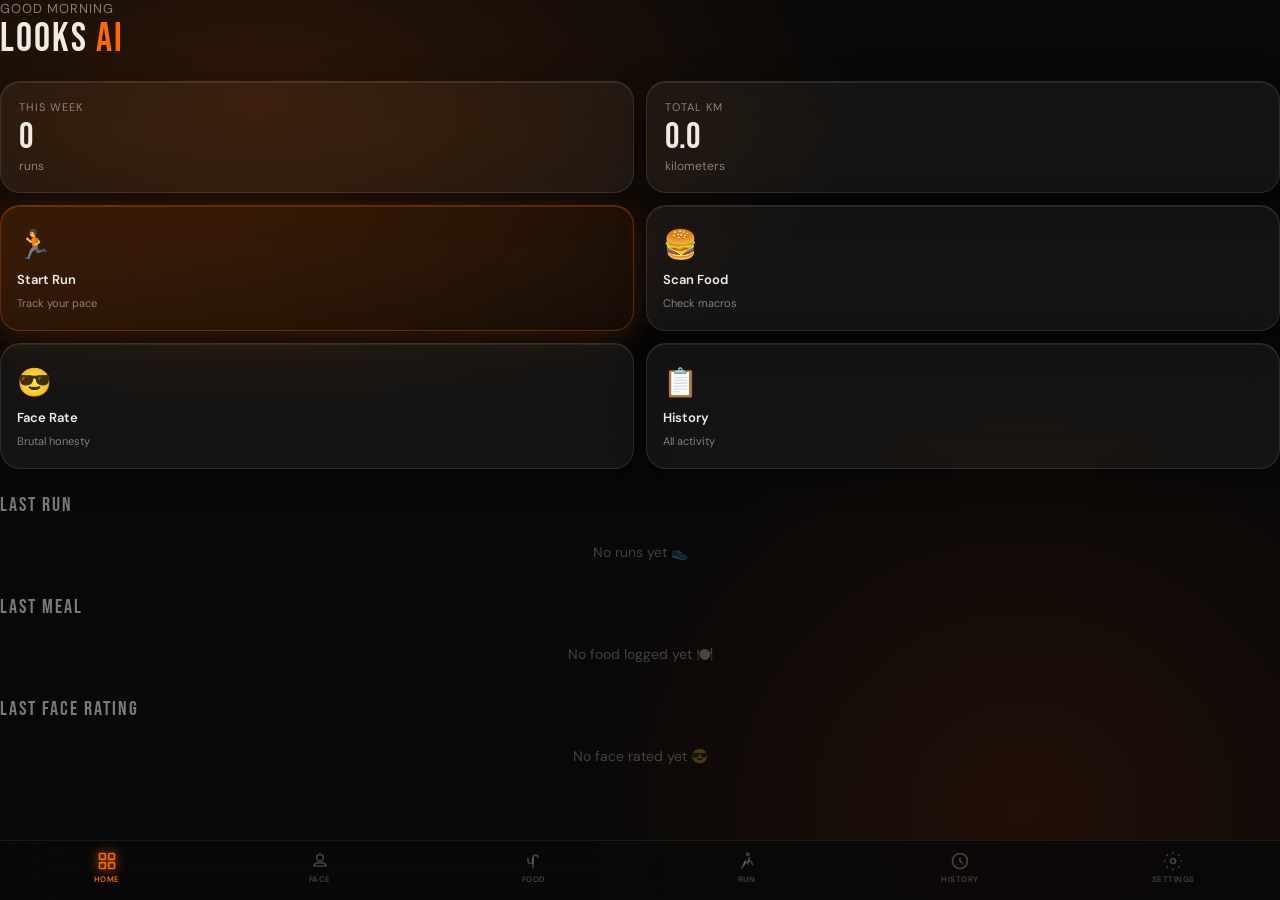
<file: index (4).html>
<!DOCTYPE html>
<html lang="en">
<head>
<meta charset="UTF-8">
<meta name="viewport" content="width=device-width, initial-scale=1.0, viewport-fit=cover">
<meta name="apple-mobile-web-app-capable" content="yes">
<meta name="apple-mobile-web-app-status-bar-style" content="black-translucent">
<meta name="apple-mobile-web-app-title" content="looks ai">
<meta name="theme-color" content="#0a0a0a">
<title>looks ai</title>
<link rel="preconnect" href="https://fonts.googleapis.com">
<link href="https://fonts.googleapis.com/css2?family=Bebas+Neue&family=DM+Sans:wght@300;400;500;600&family=JetBrains+Mono:wght@400;600&display=swap" rel="stylesheet">
<style>
:root{--orange:#ff6a00;--orange-dim:rgba(255,106,0,0.12);--black:#080808;--glass:rgba(255,255,255,0.05);--glass-border:rgba(255,255,255,0.10);--text:#f0ece4;--text-dim:rgba(240,236,228,0.5);--text-faint:rgba(240,236,228,0.25);--safe-bottom:env(safe-area-inset-bottom,0px);--safe-top:env(safe-area-inset-top,0px);}
*{margin:0;padding:0;box-sizing:border-box;-webkit-tap-highlight-color:transparent;}
html,body{height:100%;background:var(--black);color:var(--text);font-family:'DM Sans',sans-serif;overflow:hidden;user-select:none;}
.bg{position:fixed;inset:0;z-index:0;background:radial-gradient(ellipse 80% 60% at 20% 10%,rgba(255,106,0,0.15) 0%,transparent 60%),radial-gradient(ellipse 60% 80% at 80% 90%,rgba(255,80,0,0.10) 0%,transparent 60%),#080808;}
#app{position:relative;z-index:1;height:100dvh;display:flex;flex-direction:column;}
.screen{display:none;flex:1;flex-direction:column;overflow-y:auto;overflow-x:hidden;padding:calc(var(--safe-top)+56px) 16px 0;padding-bottom:calc(100px + var(--safe-bottom));-webkit-overflow-scrolling:touch;scrollbar-width:none;}
.screen::-webkit-scrollbar{display:none;}
.screen.active{display:flex;}
.glass{background:var(--glass);border:1px solid var(--glass-border);border-radius:20px;backdrop-filter:blur(20px) saturate(1.5);-webkit-backdrop-filter:blur(20px) saturate(1.5);box-shadow:0 8px 32px rgba(0,0,0,0.4),inset 0 1px 0 rgba(255,255,255,0.08);}
.glass-orange{background:linear-gradient(135deg,rgba(255,106,0,0.15),rgba(255,106,0,0.05));border:1px solid rgba(255,106,0,0.3);border-radius:20px;backdrop-filter:blur(20px);-webkit-backdrop-filter:blur(20px);box-shadow:0 8px 32px rgba(255,106,0,0.15),inset 0 1px 0 rgba(255,150,50,0.2);}
.btn{display:flex;align-items:center;justify-content:center;gap:8px;padding:14px 24px;border-radius:14px;border:none;font-family:'DM Sans',sans-serif;font-size:15px;font-weight:600;cursor:pointer;transition:all 0.2s;}
.btn:active{transform:scale(0.96);}
.btn-primary{background:linear-gradient(135deg,var(--orange),#ff4500);color:#fff;box-shadow:0 4px 20px rgba(255,106,0,0.4);}
.btn-glass{background:var(--glass);border:1px solid var(--glass-border);color:var(--text);backdrop-filter:blur(10px);-webkit-backdrop-filter:blur(10px);}
.btn-save{background:linear-gradient(135deg,rgba(255,106,0,0.25),rgba(255,69,0,0.15));border:1px solid rgba(255,106,0,0.4);color:var(--orange);}
.btn-full{width:100%;}
.btn-row{display:flex;gap:10px;margin-bottom:14px;}
.input{width:100%;background:rgba(255,255,255,0.06);border:1px solid rgba(255,255,255,0.12);border-radius:12px;padding:14px 16px;color:var(--text);font-family:'DM Sans',sans-serif;font-size:15px;outline:none;transition:border-color 0.2s;}
.input:focus{border-color:var(--orange);}
.input::placeholder{color:var(--text-faint);}
nav{position:fixed;bottom:0;left:0;right:0;z-index:100;background:rgba(8,8,8,0.88);backdrop-filter:blur(30px) saturate(2);-webkit-backdrop-filter:blur(30px) saturate(2);border-top:1px solid rgba(255,255,255,0.08);padding-bottom:calc(var(--safe-bottom) + 4px);}
.nav-inner{display:flex;align-items:center;}
.nav-item{flex:1;display:flex;flex-direction:column;align-items:center;gap:3px;padding:10px 0 12px;cursor:pointer;color:var(--text-faint);font-size:8px;font-weight:600;letter-spacing:0.5px;text-transform:uppercase;transition:color 0.2s;}
.nav-item svg{width:20px;height:20px;}
.nav-item.active{color:var(--orange);}
.nav-item.active svg{filter:drop-shadow(0 0 6px var(--orange));}
.dash-header{margin-bottom:20px;}
.dash-greeting{font-size:13px;color:var(--text-dim);letter-spacing:1px;text-transform:uppercase;}
.dash-title{font-family:'Bebas Neue',sans-serif;font-size:40px;letter-spacing:2px;line-height:1.1;}
.dash-title span{color:var(--orange);}
.stat-row{display:grid;grid-template-columns:1fr 1fr;gap:12px;margin-bottom:12px;}
.stat-card{padding:18px;}
.stat-label{font-size:11px;color:var(--text-dim);letter-spacing:1px;text-transform:uppercase;margin-bottom:6px;}
.stat-val{font-family:'Bebas Neue',sans-serif;font-size:36px;line-height:1;}
.stat-unit{font-size:12px;color:var(--text-dim);margin-top:2px;}
.quick-actions{display:grid;grid-template-columns:1fr 1fr;gap:12px;margin-bottom:20px;}
.quick-btn{padding:20px 16px;display:flex;flex-direction:column;gap:8px;cursor:pointer;transition:transform 0.2s;}
.quick-btn:active{transform:scale(0.97);}
.quick-icon{font-size:28px;}
.quick-label{font-size:13px;font-weight:600;}
.quick-sub{font-size:11px;color:var(--text-dim);}
.section-title{font-family:'Bebas Neue',sans-serif;font-size:20px;letter-spacing:2px;color:var(--text-dim);margin-bottom:10px;margin-top:4px;}
.dash-card{padding:16px;margin-bottom:10px;}
.dash-card-header{display:flex;align-items:center;gap:10px;margin-bottom:10px;}
.dash-card-icon{font-size:20px;}
.dash-card-title{font-size:13px;font-weight:600;}
.dash-card-time{font-size:11px;color:var(--text-dim);margin-left:auto;}
.page-header{margin-bottom:20px;}
.page-tag{font-size:11px;color:var(--orange);letter-spacing:2px;text-transform:uppercase;margin-bottom:4px;}
.page-title{font-family:'Bebas Neue',sans-serif;font-size:36px;letter-spacing:2px;line-height:1;}
.upload-area{border:2px dashed rgba(255,106,0,0.3);border-radius:20px;padding:36px 20px;display:flex;flex-direction:column;align-items:center;gap:14px;cursor:pointer;transition:all 0.3s;background:var(--orange-dim);margin-bottom:14px;}
.upload-area:active{border-color:var(--orange);}
.upload-preview{width:100%;border-radius:16px;max-height:280px;object-fit:cover;display:none;}
.upload-icon{font-size:44px;opacity:0.6;}
.upload-text{font-size:14px;color:var(--text-dim);text-align:center;}
.face-result-card{display:none;flex-direction:column;padding:24px;margin-bottom:14px;}
.face-verdict{font-family:'Bebas Neue',sans-serif;font-size:22px;letter-spacing:2px;color:var(--orange);margin-bottom:12px;}
.face-text{font-size:15px;color:var(--text);line-height:1.75;}
.face-score-row{display:flex;align-items:baseline;gap:6px;margin-top:16px;padding-top:16px;border-top:1px solid rgba(255,255,255,0.06);}
.photo-editor{display:none;margin-bottom:14px;border-radius:20px;overflow:hidden;border:1px solid var(--glass-border);background:#000;}
.editor-canvas-wrap{width:100%;display:flex;align-items:center;justify-content:center;min-height:220px;background:#000;}
#edit-canvas{max-width:100%;display:block;touch-action:none;}
.editor-toolbar{display:flex;gap:8px;padding:12px;overflow-x:auto;scrollbar-width:none;background:rgba(0,0,0,0.7);}
.editor-toolbar::-webkit-scrollbar{display:none;}
.edit-btn{flex-shrink:0;padding:8px 14px;border-radius:10px;border:1px solid rgba(255,255,255,0.12);background:transparent;color:var(--text-dim);font-family:'DM Sans',sans-serif;font-size:12px;font-weight:600;cursor:pointer;white-space:nowrap;}
.edit-btn.active,.edit-btn:active{background:rgba(255,106,0,0.2);border-color:rgba(255,106,0,0.5);color:var(--orange);}
.edit-slider-row{display:flex;align-items:center;gap:10px;padding:8px 14px;background:rgba(0,0,0,0.5);}
.edit-slider-row label{font-size:10px;color:var(--text-dim);width:76px;flex-shrink:0;text-transform:uppercase;letter-spacing:1px;}
.edit-slider-row input[type=range]{flex:1;accent-color:var(--orange);}
.edit-slider-val{font-family:'JetBrains Mono',monospace;font-size:10px;color:var(--orange);width:30px;text-align:right;}
.editor-confirm-row{display:flex;gap:8px;padding:10px 12px;background:rgba(0,0,0,0.5);}
.macro-grid{display:grid;grid-template-columns:1fr 1fr;gap:10px;margin-bottom:10px;}
.macro-card{padding:16px;display:flex;flex-direction:column;gap:4px;}
.macro-val{font-family:'Bebas Neue',sans-serif;font-size:32px;}
.macro-name{font-size:11px;color:var(--text-dim);letter-spacing:1px;text-transform:uppercase;}
.macro-unit{font-size:11px;color:var(--orange);}
.food-tabs{display:flex;gap:8px;margin-bottom:14px;}
.food-tab{flex:1;padding:10px;border-radius:12px;border:1px solid rgba(255,255,255,0.1);background:transparent;color:var(--text-dim);font-family:'DM Sans',sans-serif;font-size:13px;font-weight:600;cursor:pointer;text-align:center;transition:all 0.2s;}
.food-tab.active{background:rgba(255,106,0,0.15);border-color:rgba(255,106,0,0.4);color:var(--orange);}
.run-stats{display:grid;grid-template-columns:1fr 1fr 1fr;gap:10px;margin-bottom:14px;}
.run-stat{padding:16px 10px;text-align:center;}
.run-stat-val{font-family:'Bebas Neue',sans-serif;font-size:28px;}
.run-stat-label{font-size:10px;color:var(--text-dim);letter-spacing:1px;text-transform:uppercase;margin-top:2px;}
.run-btn-wrap{display:flex;gap:12px;margin-bottom:16px;}
.run-btn-main{flex:1;padding:20px;border-radius:20px;border:none;font-family:'Bebas Neue',sans-serif;font-size:24px;letter-spacing:2px;cursor:pointer;transition:transform 0.2s;}
.run-btn-main:active{transform:scale(0.97);}
.run-btn-main.start{background:linear-gradient(135deg,var(--orange),#ff4500);color:#fff;box-shadow:0 4px 24px rgba(255,106,0,0.4);}
.run-btn-main.stop{background:rgba(255,50,50,0.2);border:1px solid rgba(255,50,50,0.4);color:#ff5555;}
.run-btn-main.pause{background:var(--glass);border:1px solid var(--glass-border);color:var(--text);}
.run-map{border-radius:20px;background:rgba(255,255,255,0.03);border:1px solid var(--glass-border);height:150px;display:flex;align-items:center;justify-content:center;flex-direction:column;gap:8px;margin-bottom:14px;}
.run-map-label{font-size:11px;color:var(--text-faint);letter-spacing:1px;text-align:center;padding:0 12px;}
.run-active-dot{width:12px;height:12px;border-radius:50%;background:var(--orange);box-shadow:0 0 12px var(--orange);animation:pulse 1.5s infinite;}
@keyframes pulse{0%,100%{opacity:1;transform:scale(1)}50%{opacity:0.5;transform:scale(1.4)}}
.past-run{padding:16px;display:flex;align-items:center;gap:14px;margin-bottom:10px;}
.past-run-info{flex:1;}
.past-run-title{font-size:14px;font-weight:600;}
.past-run-sub{font-size:12px;color:var(--text-dim);margin-top:2px;}
.filter-row{display:flex;gap:8px;margin-bottom:16px;overflow-x:auto;padding-bottom:4px;scrollbar-width:none;}
.filter-row::-webkit-scrollbar{display:none;}
.filter-chip{flex-shrink:0;padding:8px 16px;border-radius:20px;border:1px solid rgba(255,255,255,0.1);background:transparent;color:var(--text-dim);font-family:'DM Sans',sans-serif;font-size:12px;font-weight:600;cursor:pointer;transition:all 0.2s;}
.filter-chip.active{background:rgba(255,106,0,0.15);border-color:rgba(255,106,0,0.4);color:var(--orange);}
.history-item{padding:16px;margin-bottom:10px;display:flex;align-items:center;gap:14px;}
.history-icon{font-size:24px;width:36px;text-align:center;}
.history-info{flex:1;min-width:0;}
.history-title{font-size:14px;font-weight:600;white-space:nowrap;overflow:hidden;text-overflow:ellipsis;}
.history-sub{font-size:12px;color:var(--text-dim);margin-top:3px;}
.history-val{font-family:'Bebas Neue',sans-serif;font-size:22px;color:var(--orange);text-align:right;}
.history-val-sub{font-size:10px;color:var(--text-dim);text-align:right;}
.settings-section{margin-bottom:24px;}
.settings-section-title{font-size:11px;color:var(--text-faint);letter-spacing:2px;text-transform:uppercase;margin-bottom:10px;}
.settings-row{padding:16px;margin-bottom:8px;display:flex;align-items:center;gap:14px;cursor:pointer;}
.settings-icon{font-size:20px;width:32px;text-align:center;}
.settings-info{flex:1;}
.settings-label{font-size:14px;font-weight:500;}
.settings-val{font-size:12px;color:var(--text-dim);margin-top:2px;font-family:'JetBrains Mono',monospace;}
.loader{display:none;flex-direction:column;align-items:center;gap:16px;padding:32px;}
.loader.active{display:flex;}
.spinner{width:36px;height:36px;border:3px solid rgba(255,106,0,0.2);border-top-color:var(--orange);border-radius:50%;animation:spin 0.8s linear infinite;}
@keyframes spin{to{transform:rotate(360deg)}}
.loader-text{font-size:13px;color:var(--text-dim);letter-spacing:1px;}
.toast{position:fixed;top:calc(var(--safe-top)+16px);left:50%;transform:translateX(-50%) translateY(-20px);background:rgba(20,20,20,0.95);border:1px solid rgba(255,255,255,0.1);padding:12px 20px;border-radius:12px;font-size:13px;color:var(--text);backdrop-filter:blur(20px);opacity:0;transition:all 0.3s;pointer-events:none;white-space:nowrap;z-index:999;}
.toast.show{opacity:1;transform:translateX(-50%) translateY(0);}
.modal-overlay{position:fixed;inset:0;z-index:200;background:rgba(0,0,0,0.7);backdrop-filter:blur(10px);display:none;align-items:flex-end;}
.modal-overlay.show{display:flex;}
.modal{width:100%;padding:28px;padding-bottom:calc(28px + var(--safe-bottom));border-radius:28px 28px 0 0;background:rgba(16,16,16,0.97);border-top:1px solid rgba(255,255,255,0.1);max-height:90dvh;overflow-y:auto;}
.modal-title{font-family:'Bebas Neue',sans-serif;font-size:26px;letter-spacing:2px;margin-bottom:16px;}
.modal-body{display:flex;flex-direction:column;gap:12px;}
.login-label{font-size:12px;color:var(--text-dim);letter-spacing:1px;text-transform:uppercase;margin-bottom:4px;display:block;}
@keyframes fadeUp{from{opacity:0;transform:translateY(20px)}to{opacity:1;transform:translateY(0)}}
.fade-up{animation:fadeUp 0.4s ease forwards;}
input[type=file]{display:none;}
.empty-state{text-align:center;padding:28px 20px;color:var(--text-faint);font-size:14px;}
</style>
</head>
<body>
<div class="bg"></div>
<div id="app">

<!-- DASHBOARD -->
<div id="screen-dash" class="screen active">
  <div class="dash-header fade-up">
    <div class="dash-greeting">GOOD <span id="time-of-day">MORNING</span></div>
    <div class="dash-title">looks <span>ai</span></div>
  </div>
  <div class="stat-row">
    <div class="stat-card glass"><div class="stat-label">This week</div><div class="stat-val" id="dash-runs">0</div><div class="stat-unit">runs</div></div>
    <div class="stat-card glass"><div class="stat-label">Total km</div><div class="stat-val" id="dash-km">0.0</div><div class="stat-unit">kilometers</div></div>
  </div>
  <div class="quick-actions">
    <div class="quick-btn glass-orange" onclick="goTo('run')"><div class="quick-icon">🏃</div><div class="quick-label">Start Run</div><div class="quick-sub">Track your pace</div></div>
    <div class="quick-btn glass" onclick="goTo('food')"><div class="quick-icon">🍔</div><div class="quick-label">Scan Food</div><div class="quick-sub">Check macros</div></div>
    <div class="quick-btn glass" onclick="goTo('face')"><div class="quick-icon">😎</div><div class="quick-label">Face Rate</div><div class="quick-sub">Brutal honesty</div></div>
    <div class="quick-btn glass" onclick="goTo('history')"><div class="quick-icon">📋</div><div class="quick-label">History</div><div class="quick-sub">All activity</div></div>
  </div>
  <div class="section-title">LAST RUN</div>
  <div id="dash-last-run" style="margin-bottom:14px"><div class="empty-state" style="padding:16px">No runs yet 👟</div></div>
  <div class="section-title">LAST MEAL</div>
  <div id="dash-last-food" style="margin-bottom:14px"><div class="empty-state" style="padding:16px">No food logged yet 🍽️</div></div>
  <div class="section-title">LAST FACE RATING</div>
  <div id="dash-last-face" style="margin-bottom:24px"><div class="empty-state" style="padding:16px">No face rated yet 😎</div></div>
</div>

<!-- FACE RATER -->
<div id="screen-face" class="screen">
  <div class="page-header fade-up"><div class="page-tag">BRUTAL HONESTY</div><div class="page-title">FACE RATER</div></div>
  <div class="upload-area" id="face-upload-area" onclick="document.getElementById('face-input').click()">
    <img id="face-preview" class="upload-preview" alt="">
    <div id="face-icon" class="upload-icon">📸</div>
    <div id="face-upload-text" class="upload-text">Tap to take or choose a photo</div>
  </div>
  <input type="file" id="face-input" accept="image/*" onchange="handleFaceImage(this)">
  <div class="loader" id="face-loader"><div class="spinner"></div><div class="loader-text">BEING BRUTALLY HONEST...</div></div>
  <div class="face-result-card glass" id="face-result-card">
    <div class="face-verdict" id="face-verdict">VERDICT</div>
    <div class="face-text" id="face-text"></div>
    <div class="face-score-row">
      <span style="font-family:'Bebas Neue',sans-serif;font-size:52px;color:var(--orange);filter:drop-shadow(0 0 12px var(--orange))" id="face-score">--</span>
      <span style="font-size:14px;color:var(--text-dim)">/ 10</span>
    </div>
  </div>
  <div id="face-save-row" class="btn-row" style="display:none">
    <button class="btn btn-save btn-full" id="face-save-btn" onclick="saveFaceResult()">💾 SAVE TO HISTORY</button>
  </div>
  <button class="btn btn-glass btn-full" style="margin-bottom:16px" onclick="resetFace()">TRY ANOTHER PHOTO</button>
</div>

<!-- FOOD SCANNER -->
<div id="screen-food" class="screen">
  <div class="page-header fade-up"><div class="page-tag">AI POWERED</div><div class="page-title">FOOD SCANNER</div></div>
  <div class="food-tabs">
    <button class="food-tab active" id="tab-scan" onclick="switchFoodTab('scan')">📸 Scan Photo</button>
    <button class="food-tab" id="tab-manual" onclick="switchFoodTab('manual')">✏️ Add Manually</button>
  </div>
  <div id="food-scan-panel">
    <div class="upload-area" id="food-upload-area" onclick="document.getElementById('food-input').click()">
      <img id="food-preview" class="upload-preview" alt="">
      <div id="food-icon" class="upload-icon">🍽️</div>
      <div id="food-upload-text" class="upload-text">Tap to photograph your food</div>
    </div>
    <input type="file" id="food-input" accept="image/*" onchange="handleFoodImage(this)">
    <div class="photo-editor" id="food-editor">
      <div class="editor-canvas-wrap"><canvas id="edit-canvas"></canvas></div>
      <div class="editor-toolbar">
        <button class="edit-btn" onclick="rotatePhoto(-90)">↺ Rotate L</button>
        <button class="edit-btn" onclick="rotatePhoto(90)">↻ Rotate R</button>
        <button class="edit-btn" onclick="flipPhoto('h')">↔ Flip H</button>
        <button class="edit-btn" onclick="flipPhoto('v')">↕ Flip V</button>
        <button class="edit-btn" id="crop-btn" onclick="toggleCrop()">✂ Crop</button>
      </div>
      <div class="edit-slider-row"><label>Brightness</label><input type="range" min="-100" max="100" value="0" id="sl-brightness" oninput="applyFilters()"><span class="edit-slider-val" id="sv-brightness">0</span></div>
      <div class="edit-slider-row"><label>Contrast</label><input type="range" min="-100" max="100" value="0" id="sl-contrast" oninput="applyFilters()"><span class="edit-slider-val" id="sv-contrast">0</span></div>
      <div class="edit-slider-row"><label>Saturation</label><input type="range" min="-100" max="100" value="0" id="sl-saturation" oninput="applyFilters()"><span class="edit-slider-val" id="sv-saturation">0</span></div>
      <div class="editor-confirm-row">
        <button class="btn btn-primary btn-full" onclick="confirmEdit()">USE THIS PHOTO</button>
        <button class="btn btn-glass" style="min-width:88px" onclick="cancelEdit()">CANCEL</button>
      </div>
    </div>
    <div class="loader" id="food-loader"><div class="spinner"></div><div class="loader-text">SCANNING FOOD...</div></div>
  </div>
  <div id="food-manual-panel" style="display:none">
    <div class="glass" style="padding:20px;display:flex;flex-direction:column;gap:12px;margin-bottom:14px">
      <input class="input" type="text" id="manual-name" placeholder="Food name (e.g. Chicken & Rice)">
      <div style="display:grid;grid-template-columns:1fr 1fr;gap:10px">
        <div><label class="login-label">Calories (kcal)</label><input class="input" type="number" id="manual-cal" placeholder="450"></div>
        <div><label class="login-label">Protein (g)</label><input class="input" type="number" id="manual-pro" placeholder="32"></div>
        <div><label class="login-label">Carbs (g)</label><input class="input" type="number" id="manual-carb" placeholder="45"></div>
        <div><label class="login-label">Fat (g)</label><input class="input" type="number" id="manual-fat" placeholder="12"></div>
      </div>
      <button class="btn btn-primary btn-full" onclick="saveManualFood()">💾 SAVE MEAL</button>
    </div>
  </div>
  <div id="food-result" style="display:none">
    <div class="glass" style="padding:18px;margin-bottom:12px"><div style="font-size:17px;font-weight:600;margin-bottom:4px" id="food-name"></div><div style="font-size:13px;color:var(--text-dim);line-height:1.6" id="food-desc"></div></div>
    <div class="macro-grid">
      <div class="macro-card glass-orange"><div class="macro-val" id="macro-cal">--</div><div class="macro-name">Calories</div><div class="macro-unit">kcal</div></div>
      <div class="macro-card glass"><div class="macro-val" id="macro-pro">--</div><div class="macro-name">Protein</div><div class="macro-unit">grams</div></div>
      <div class="macro-card glass"><div class="macro-val" id="macro-carb">--</div><div class="macro-name">Carbs</div><div class="macro-unit">grams</div></div>
      <div class="macro-card glass"><div class="macro-val" id="macro-fat">--</div><div class="macro-name">Fat</div><div class="macro-unit">grams</div></div>
    </div>
    <div class="glass" style="padding:16px;margin-top:4px;margin-bottom:12px"><div style="font-size:11px;color:var(--orange);letter-spacing:1px;text-transform:uppercase;margin-bottom:8px">HEALTH TIPS</div><div style="font-size:13px;color:var(--text-dim);line-height:1.6" id="food-tips"></div></div>
    <div class="btn-row"><button class="btn btn-save btn-full" id="food-save-btn" onclick="saveFoodResult()">💾 SAVE TO HISTORY</button></div>
  </div>
  <button class="btn btn-glass btn-full" style="margin-bottom:16px" onclick="resetFood()">SCAN ANOTHER</button>
</div>

<!-- RUN TRACKER -->
<div id="screen-run" class="screen">
  <div class="page-header fade-up"><div class="page-tag">GPS TRACKING</div><div class="page-title">RUN TRACKER</div></div>
  <div class="run-stats">
    <div class="run-stat glass"><div class="run-stat-val" id="run-dist">0.00</div><div class="run-stat-label">KM</div></div>
    <div class="run-stat glass"><div class="run-stat-val" id="run-time">00:00</div><div class="run-stat-label">TIME</div></div>
    <div class="run-stat glass"><div class="run-stat-val" id="run-pace">--:--</div><div class="run-stat-label">PACE/KM</div></div>
  </div>
  <div class="run-map" id="run-map">
    <div class="run-active-dot" id="run-dot" style="display:none"></div>
    <div style="font-size:28px" id="run-map-icon">🗺️</div>
    <div class="run-map-label" id="run-map-label">GPS WILL ACTIVATE ON START</div>
  </div>
  <div class="run-btn-wrap"><button class="run-btn-main start btn-full" id="run-btn" onclick="toggleRun()">START RUN</button></div>
  <div class="glass" style="padding:16px;margin-bottom:14px">
    <div style="display:flex;justify-content:space-between;margin-bottom:8px"><div style="font-size:12px;color:var(--text-dim);letter-spacing:1px;text-transform:uppercase">Calories Burned</div><div style="font-family:'Bebas Neue',sans-serif;font-size:20px;color:var(--orange)" id="run-cal">0</div></div>
    <div style="display:flex;justify-content:space-between"><div style="font-size:12px;color:var(--text-dim);letter-spacing:1px;text-transform:uppercase">Avg Speed</div><div style="font-family:'Bebas Neue',sans-serif;font-size:20px" id="run-speed">0.0 km/h</div></div>
  </div>
  <div id="run-save-row" style="display:none;margin-bottom:14px">
    <div class="glass" style="padding:18px;margin-bottom:10px" id="run-summary-card"></div>
    <div class="btn-row">
      <button class="btn btn-save btn-full" onclick="saveRunResult()">💾 SAVE RUN</button>
      <button class="btn btn-glass" style="min-width:90px" onclick="discardRun()">DISCARD</button>
    </div>
  </div>
  <div class="section-title">PAST RUNS</div>
  <div id="past-runs-list"><div class="empty-state">No runs saved yet 🏃</div></div>
</div>

<!-- HISTORY -->
<div id="screen-history" class="screen">
  <div class="page-header fade-up"><div class="page-tag">YOUR ACTIVITY</div><div class="page-title">HISTORY</div></div>
  <div class="filter-row">
    <button class="filter-chip active" onclick="filterHistory('all',this)">All</button>
    <button class="filter-chip" onclick="filterHistory('run',this)">🏃 Runs</button>
    <button class="filter-chip" onclick="filterHistory('food',this)">🍽️ Food</button>
    <button class="filter-chip" onclick="filterHistory('face',this)">😎 Face</button>
  </div>
  <div id="history-list"><div class="empty-state">Nothing saved yet</div></div>
</div>

<!-- SETTINGS -->
<div id="screen-settings" class="screen">
  <div class="page-header fade-up"><div class="page-tag">CONFIGURATION</div><div class="page-title">SETTINGS</div></div>
  <div class="settings-section">
    <div class="settings-section-title">AI</div>
    <div class="settings-row glass" onclick="editApiKey()"><div class="settings-icon">🤖</div><div class="settings-info"><div class="settings-label">Groq API Key</div><div class="settings-val" id="api-key-display">Tap to update</div></div><div style="color:var(--orange);font-size:20px">›</div></div>
  </div>
  <div class="settings-section">
    <div class="settings-section-title">Data</div>
    <div class="settings-row glass" onclick="clearData()"><div class="settings-icon">🗑️</div><div class="settings-info"><div class="settings-label">Clear All Data</div><div class="settings-val">Resets all history</div></div><div style="color:var(--orange);font-size:20px">›</div></div>
  </div>
  <div class="settings-section">
    <div class="settings-section-title">App</div>
    <div class="settings-row glass"><div class="settings-icon">📱</div><div class="settings-info"><div class="settings-label">Version</div><div class="settings-val">looks ai v3.0.0</div></div></div>
  </div>
</div>

</div>

<nav id="nav">
  <div class="nav-inner">
    <div class="nav-item active" id="nav-dash" onclick="goTo('dash')"><svg viewBox="0 0 24 24" fill="none" stroke="currentColor" stroke-width="2"><rect x="3" y="3" width="7" height="7" rx="1"/><rect x="14" y="3" width="7" height="7" rx="1"/><rect x="3" y="14" width="7" height="7" rx="1"/><rect x="14" y="14" width="7" height="7" rx="1"/></svg>HOME</div>
    <div class="nav-item" id="nav-face" onclick="goTo('face')"><svg viewBox="0 0 24 24" fill="none" stroke="currentColor" stroke-width="2"><circle cx="12" cy="8" r="4"/><path d="M12 14c-4.5 0-7 2-7 3v1h14v-1c0-1-2.5-3-7-3z"/></svg>FACE</div>
    <div class="nav-item" id="nav-food" onclick="goTo('food')"><svg viewBox="0 0 24 24" fill="none" stroke="currentColor" stroke-width="2"><path d="M18 8c0-4-6-4-6 0v13"/><path d="M6 8v4a3 3 0 006 0V8"/></svg>FOOD</div>
    <div class="nav-item" id="nav-run" onclick="goTo('run')"><svg viewBox="0 0 24 24" fill="none" stroke="currentColor" stroke-width="2"><circle cx="13" cy="4" r="1.5"/><path d="M8 17l2-5 3 3 2-8"/><path d="M5 21l3-4 2-4"/><path d="M19 17l-2-4-4-2"/></svg>RUN</div>
    <div class="nav-item" id="nav-history" onclick="goTo('history')"><svg viewBox="0 0 24 24" fill="none" stroke="currentColor" stroke-width="2"><path d="M12 8v4l3 3"/><circle cx="12" cy="12" r="9"/></svg>HISTORY</div>
    <div class="nav-item" id="nav-settings" onclick="goTo('settings')"><svg viewBox="0 0 24 24" fill="none" stroke="currentColor" stroke-width="2"><circle cx="12" cy="12" r="3"/><path d="M12 1v2M12 21v2M4.22 4.22l1.42 1.42M18.36 18.36l1.42 1.42M1 12h2M21 12h2M4.22 19.78l1.42-1.42M18.36 5.64l1.42-1.42"/></svg>SETTINGS</div>
  </div>
</nav>

<div class="modal-overlay" id="modal-apikey">
  <div class="modal">
    <div class="modal-title">GROQ API KEY</div>
    <div class="modal-body">
      <div style="font-size:13px;color:var(--text-dim);line-height:1.6">Stored only on your device.</div>
      <input class="input" type="password" id="api-key-input" placeholder="gsk_...">
      <button class="btn btn-primary btn-full" onclick="saveApiKey()">SAVE KEY</button>
      <button class="btn btn-glass btn-full" onclick="closeModal('modal-apikey')">CANCEL</button>
    </div>
  </div>
</div>
<div class="toast" id="toast"></div>

<script>
const GROQ_KEY_DEFAULT='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';
const S={
  get apiKey(){return localStorage.getItem('apex_apikey')||GROQ_KEY_DEFAULT;},
  get runs(){try{return JSON.parse(localStorage.getItem('apex_runs')||'[]');}catch(e){return[];}},
  get foods(){try{return JSON.parse(localStorage.getItem('apex_foods')||'[]');}catch(e){return[];}},
  get faces(){try{return JSON.parse(localStorage.getItem('apex_faces')||'[]');}catch(e){return[];}},
  saveRun(r){const a=this.runs;a.unshift(r);localStorage.setItem('apex_runs',JSON.stringify(a));},
  saveFood(f){const a=this.foods;a.unshift(f);localStorage.setItem('apex_foods',JSON.stringify(a.slice(0,50)));},
  saveFace(f){const a=this.faces;a.unshift(f);localStorage.setItem('apex_faces',JSON.stringify(a.slice(0,50)));},
  clearAll(){['apex_runs','apex_foods','apex_faces'].forEach(k=>localStorage.setItem(k,'[]'));}
};

function goTo(s){
  document.querySelectorAll('.screen').forEach(x=>x.classList.remove('active'));
  document.querySelectorAll('.nav-item').forEach(x=>x.classList.remove('active'));
  document.getElementById('screen-'+s).classList.add('active');
  const n=document.getElementById('nav-'+s);if(n)n.classList.add('active');
  if(s==='dash')updateDash();
  if(s==='run')updatePastRuns();
  if(s==='history')renderHistory('all');
  if(s==='settings')updateSettingsDisplay();
}

function setTimeOfDay(){const h=new Date().getHours();document.getElementById('time-of-day').textContent=h<12?'MORNING':h<17?'AFTERNOON':'EVENING';}

function updateDash(){
  const runs=S.runs,weekAgo=Date.now()-7*24*60*60*1000,wr=runs.filter(r=>new Date(r.date)>weekAgo);
  document.getElementById('dash-runs').textContent=wr.length;
  document.getElementById('dash-km').textContent=wr.reduce((a,b)=>a+(b.distance||0),0).toFixed(1);
  const lrEl=document.getElementById('dash-last-run');
  if(runs.length){const r=runs[0];lrEl.innerHTML=`<div class="dash-card glass"><div class="dash-card-header"><div class="dash-card-icon">🏃</div><div class="dash-card-title">Last Run</div><div class="dash-card-time">${fmtDate(r.date)}</div></div><div style="display:flex;gap:14px;flex-wrap:wrap"><div><span style="font-family:'Bebas Neue',sans-serif;font-size:26px;color:var(--orange)">${r.distance.toFixed(2)}</span><span style="font-size:11px;color:var(--text-dim)"> km</span></div><div><span style="font-family:'Bebas Neue',sans-serif;font-size:26px">${r.duration}</span><span style="font-size:11px;color:var(--text-dim)"> time</span></div><div><span style="font-family:'Bebas Neue',sans-serif;font-size:26px">${r.pace}</span><span style="font-size:11px;color:var(--text-dim)"> /km</span></div><div><span style="font-family:'Bebas Neue',sans-serif;font-size:26px">${r.speed||'--'}</span><span style="font-size:11px;color:var(--text-dim)"> km/h</span></div></div></div>`;}
  else lrEl.innerHTML='<div class="empty-state" style="padding:16px">No runs yet 👟</div>';
  const lfEl=document.getElementById('dash-last-food'),foods=S.foods;
  if(foods.length){const f=foods[0];lfEl.innerHTML=`<div class="dash-card glass"><div class="dash-card-header"><div class="dash-card-icon">🍽️</div><div class="dash-card-title">${f.name||'Meal'}</div><div class="dash-card-time">${fmtDate(f.date)}</div></div><div style="display:grid;grid-template-columns:repeat(4,1fr);gap:8px;text-align:center"><div><div style="font-family:'Bebas Neue',sans-serif;font-size:22px;color:var(--orange)">${f.calories||'--'}</div><div style="font-size:10px;color:var(--text-dim)">KCAL</div></div><div><div style="font-family:'Bebas Neue',sans-serif;font-size:22px">${f.protein||'--'}</div><div style="font-size:10px;color:var(--text-dim)">PROTEIN</div></div><div><div style="font-family:'Bebas Neue',sans-serif;font-size:22px">${f.carbs||'--'}</div><div style="font-size:10px;color:var(--text-dim)">CARBS</div></div><div><div style="font-family:'Bebas Neue',sans-serif;font-size:22px">${f.fat||'--'}</div><div style="font-size:10px;color:var(--text-dim)">FAT</div></div></div></div>`;}
  else lfEl.innerHTML='<div class="empty-state" style="padding:16px">No food logged yet 🍽️</div>';
  const ffEl=document.getElementById('dash-last-face'),faces=S.faces;
  if(faces.length){const f=faces[0];ffEl.innerHTML=`<div class="dash-card glass"><div class="dash-card-header"><div class="dash-card-icon">😎</div><div class="dash-card-title">${f.verdict||'Face Rating'}</div><div class="dash-card-time">${fmtDate(f.date)}</div></div><div style="display:flex;align-items:baseline;gap:8px;margin-bottom:8px"><span style="font-family:'Bebas Neue',sans-serif;font-size:52px;color:var(--orange);filter:drop-shadow(0 0 12px var(--orange))">${f.score}</span><span style="font-size:14px;color:var(--text-dim)">/ 10</span></div><div style="font-size:13px;color:var(--text-dim);line-height:1.5">${f.text||''}</div></div>`;}
  else ffEl.innerHTML='<div class="empty-state" style="padding:16px">No face rated yet 😎</div>';
}

// FACE
let pendingFace=null;
function handleFaceImage(input){
  if(!input.files[0])return;
  const reader=new FileReader();
  reader.onload=e=>{
    const src=e.target.result;
    document.getElementById('face-preview').src=src;
    document.getElementById('face-preview').style.display='block';
    document.getElementById('face-icon').style.display='none';
    document.getElementById('face-upload-text').style.display='none';
    document.getElementById('face-result-card').style.display='none';
    document.getElementById('face-save-row').style.display='none';
    analyzeFace(src);
  };
  reader.readAsDataURL(input.files[0]);
}

async function analyzeFace(imageData){
  document.getElementById('face-loader').classList.add('active');
  try{
    const res=await fetch('https://api.groq.com/openai/v1/chat/completions',{
      method:'POST',
      headers:{'Content-Type':'application/json','Authorization':'Bearer '+S.apiKey},
      body:JSON.stringify({
        model:'meta-llama/llama-4-scout-17b-16e-instruct',
        max_tokens:400,
        messages:[{role:'user',content:[
          {type:'image_url',image_url:{url:imageData}},
          {type:'text',text:`Look at this face and rate their attractiveness out of 10. Be honest but fair — lean on the generous side. Most people score between 5.5 and 8. A 6 is decent-looking, a 7 is attractive, an 8 is very attractive, 9-10 is rare model-tier. Only go below 5.5 if genuinely warranted. Do NOT give everyone a 7 — vary your scores based on what you actually see.

Then in about 50 words, give a kind but honest assessment — what looks good about them, and 1-2 specific things they could improve (grooming, skincare, style etc).

Respond ONLY in this exact JSON format with no markdown or backticks:
{"score":7.2,"verdict":"ATTRACTIVE","text":"Your 50-word kind but honest assessment and improvement tips here."}

verdict must be exactly one of: STUNNING, VERY ATTRACTIVE, ATTRACTIVE, ABOVE AVERAGE, AVERAGE, BELOW AVERAGE, NEEDS WORK`}
        ]}]
      })
    });
    const data=await res.json();
    if(data.error)throw new Error(data.error.message);
    const raw=data.choices[0].message.content.replace(/```json|```/g,'').trim();
    const json=JSON.parse(raw);
    pendingFace={...json,date:new Date().toISOString()};
    document.getElementById('face-verdict').textContent=json.verdict||'--';
    document.getElementById('face-text').textContent=json.text||'';
    document.getElementById('face-score').textContent=typeof json.score==='number'?json.score.toFixed(1):json.score;
    document.getElementById('face-result-card').style.display='flex';
    document.getElementById('face-save-row').style.display='flex';
  }catch(e){showToast('Error: '+(e.message||'AI failed'));console.error(e);}
  finally{document.getElementById('face-loader').classList.remove('active');}
}

function saveFaceResult(){
  if(!pendingFace)return;
  S.saveFace(pendingFace);
  const btn=document.getElementById('face-save-btn');btn.textContent='✅ SAVED';btn.disabled=true;
  showToast('Face rating saved!');pendingFace=null;
}
function resetFace(){
  pendingFace=null;
  document.getElementById('face-preview').style.display='none';
  document.getElementById('face-preview').src='';
  document.getElementById('face-icon').style.display='block';
  document.getElementById('face-upload-text').style.display='block';
  document.getElementById('face-result-card').style.display='none';
  document.getElementById('face-save-row').style.display='none';
  document.getElementById('face-save-btn').textContent='💾 SAVE TO HISTORY';
  document.getElementById('face-save-btn').disabled=false;
  document.getElementById('face-input').value='';
}

// PHOTO EDITOR
let editImg=null,editRotation=0,editFlipH=false,editFlipV=false,cropMode=false,cropStart=null,cropRect=null;

function handleFoodImage(input){
  if(!input.files[0])return;
  const reader=new FileReader();
  reader.onload=e=>{
    const img=new Image();
    img.onload=()=>{
      editImg=img;editRotation=0;editFlipH=false;editFlipV=false;cropMode=false;cropRect=null;
      resetSliders();renderEditCanvas();
      document.getElementById('food-upload-area').style.display='none';
      document.getElementById('food-editor').style.display='block';
      document.getElementById('food-result').style.display='none';
    };
    img.src=e.target.result;
  };
  reader.readAsDataURL(input.files[0]);
}

function resetSliders(){['brightness','contrast','saturation'].forEach(k=>{document.getElementById('sl-'+k).value=0;document.getElementById('sv-'+k).textContent=0;});}

function renderEditCanvas(){
  if(!editImg)return;
  const canvas=document.getElementById('edit-canvas');
  const maxW=canvas.parentElement.clientWidth||340;
  const rotated=editRotation%180!==0;
  const srcW=rotated?editImg.naturalHeight:editImg.naturalWidth;
  const srcH=rotated?editImg.naturalWidth:editImg.naturalHeight;
  const scale=Math.min(maxW/srcW,300/srcH,1);
  canvas.width=srcW*scale;canvas.height=srcH*scale;
  const ctx=canvas.getContext('2d');
  ctx.save();ctx.translate(canvas.width/2,canvas.height/2);
  ctx.rotate(editRotation*Math.PI/180);
  ctx.scale(editFlipH?-1:1,editFlipV?-1:1);
  const dw=rotated?srcH*scale:srcW*scale;
  const dh=rotated?srcW*scale:srcH*scale;
  const br=parseInt(document.getElementById('sl-brightness').value);
  const co=parseInt(document.getElementById('sl-contrast').value);
  const sa=parseInt(document.getElementById('sl-saturation').value);
  ctx.filter='brightness('+(100+br)+'%) contrast('+(100+co)+'%) saturate('+(100+sa)+'%)';
  ctx.drawImage(editImg,-dw/2,-dh/2,dw,dh);
  ctx.restore();
  if(cropMode&&cropRect){
    ctx.strokeStyle='rgba(255,106,0,0.9)';ctx.lineWidth=2;ctx.setLineDash([6,3]);
    ctx.strokeRect(cropRect.x,cropRect.y,cropRect.w,cropRect.h);
    ctx.fillStyle='rgba(255,106,0,0.08)';ctx.fillRect(cropRect.x,cropRect.y,cropRect.w,cropRect.h);
  }
}

function applyFilters(){['brightness','contrast','saturation'].forEach(k=>{document.getElementById('sv-'+k).textContent=document.getElementById('sl-'+k).value;});renderEditCanvas();}
function rotatePhoto(deg){editRotation=(editRotation+deg+360)%360;renderEditCanvas();}
function flipPhoto(axis){if(axis==='h')editFlipH=!editFlipH;else editFlipV=!editFlipV;renderEditCanvas();}
function toggleCrop(){cropMode=!cropMode;cropRect=null;document.getElementById('crop-btn').classList.toggle('active',cropMode);renderEditCanvas();if(cropMode)showToast('Drag on image to crop');}

const editCanvas=document.getElementById('edit-canvas');
function getCP(e){const r=editCanvas.getBoundingClientRect(),s=e.touches?e.touches[0]:e;return{x:s.clientX-r.left,y:s.clientY-r.top};}
editCanvas.addEventListener('mousedown',e=>{if(!cropMode)return;cropStart=getCP(e);});
editCanvas.addEventListener('mousemove',e=>{if(!cropMode||!cropStart)return;const p=getCP(e);cropRect={x:Math.min(cropStart.x,p.x),y:Math.min(cropStart.y,p.y),w:Math.abs(p.x-cropStart.x),h:Math.abs(p.y-cropStart.y)};renderEditCanvas();});
editCanvas.addEventListener('mouseup',()=>{cropStart=null;});
editCanvas.addEventListener('touchstart',e=>{if(!cropMode)return;cropStart=getCP(e);},{passive:true});
editCanvas.addEventListener('touchmove',e=>{if(!cropMode||!cropStart)return;const p=getCP(e);cropRect={x:Math.min(cropStart.x,p.x),y:Math.min(cropStart.y,p.y),w:Math.abs(p.x-cropStart.x),h:Math.abs(p.y-cropStart.y)};renderEditCanvas();},{passive:true});
editCanvas.addEventListener('touchend',()=>{cropStart=null;});

function confirmEdit(){
  if(cropMode&&cropRect&&cropRect.w>5&&cropRect.h>5){
    const tmp=document.createElement('canvas');tmp.width=cropRect.w;tmp.height=cropRect.h;
    tmp.getContext('2d').drawImage(editCanvas,cropRect.x,cropRect.y,cropRect.w,cropRect.h,0,0,cropRect.w,cropRect.h);
    const ni=new Image();ni.onload=()=>{editImg=ni;editRotation=0;editFlipH=false;editFlipV=false;cropMode=false;cropRect=null;document.getElementById('crop-btn').classList.remove('active');renderEditCanvas();setTimeout(doConfirmEdit,50);};ni.src=tmp.toDataURL();
    return;
  }
  doConfirmEdit();
}
function doConfirmEdit(){
  const dataUrl=document.getElementById('edit-canvas').toDataURL('image/jpeg',0.92);
  document.getElementById('food-preview').src=dataUrl;
  document.getElementById('food-preview').style.display='block';
  document.getElementById('food-icon').style.display='none';
  document.getElementById('food-upload-text').style.display='none';
  document.getElementById('food-editor').style.display='none';
  document.getElementById('food-upload-area').style.display='flex';
  analyzeFood(dataUrl);
}
function cancelEdit(){
  editImg=null;
  document.getElementById('food-editor').style.display='none';
  document.getElementById('food-upload-area').style.display='flex';
  document.getElementById('food-input').value='';
}

// FOOD
let pendingFood=null;
function switchFoodTab(tab){
  document.getElementById('food-scan-panel').style.display=tab==='scan'?'block':'none';
  document.getElementById('food-manual-panel').style.display=tab==='manual'?'block':'none';
  document.getElementById('food-result').style.display='none';
  document.getElementById('tab-scan').classList.toggle('active',tab==='scan');
  document.getElementById('tab-manual').classList.toggle('active',tab==='manual');
}
async function analyzeFood(imageData){
  document.getElementById('food-loader').classList.add('active');
  try{
    const res=await fetch('https://api.groq.com/openai/v1/chat/completions',{
      method:'POST',headers:{'Content-Type':'application/json','Authorization':'Bearer '+S.apiKey},
      body:JSON.stringify({model:'meta-llama/llama-4-scout-17b-16e-instruct',max_tokens:500,messages:[{role:'user',content:[{type:'image_url',image_url:{url:imageData}},{type:'text',text:'Analyze this food. Respond ONLY with valid JSON no markdown: {"name":"Food name","calories":450,"protein":32,"carbs":45,"fat":12,"description":"Brief description.","tips":"1-2 health tips."} All numbers integers.'}]}]})
    });
    const data=await res.json();if(data.error)throw new Error(data.error.message);
    const json=JSON.parse(data.choices[0].message.content.replace(/```json|```/g,'').trim());
    pendingFood={...json,date:new Date().toISOString()};
    document.getElementById('food-name').textContent=json.name||'Unknown';
    document.getElementById('food-desc').textContent=json.description||'';
    document.getElementById('macro-cal').textContent=json.calories||'--';
    document.getElementById('macro-pro').textContent=json.protein||'--';
    document.getElementById('macro-carb').textContent=json.carbs||'--';
    document.getElementById('macro-fat').textContent=json.fat||'--';
    document.getElementById('food-tips').textContent=json.tips||'';
    document.getElementById('food-result').style.display='block';
    document.getElementById('food-save-btn').textContent='💾 SAVE TO HISTORY';
    document.getElementById('food-save-btn').disabled=false;
  }catch(e){showToast('Error: '+(e.message||'AI failed'));console.error(e);}
  finally{document.getElementById('food-loader').classList.remove('active');}
}
function saveFoodResult(){if(!pendingFood)return;S.saveFood(pendingFood);const btn=document.getElementById('food-save-btn');btn.textContent='✅ SAVED';btn.disabled=true;showToast('Meal saved! 🍽️');pendingFood=null;}
function saveManualFood(){
  const name=document.getElementById('manual-name').value.trim();if(!name){showToast('Enter a food name');return;}
  S.saveFood({name,date:new Date().toISOString(),calories:parseInt(document.getElementById('manual-cal').value)||0,protein:parseInt(document.getElementById('manual-pro').value)||0,carbs:parseInt(document.getElementById('manual-carb').value)||0,fat:parseInt(document.getElementById('manual-fat').value)||0,description:'Manually added',tips:''});
  ['manual-name','manual-cal','manual-pro','manual-carb','manual-fat'].forEach(id=>document.getElementById(id).value='');
  showToast('Meal saved! 🍽️');
}
function resetFood(){
  pendingFood=null;editImg=null;
  document.getElementById('food-preview').style.display='none';document.getElementById('food-preview').src='';
  document.getElementById('food-icon').style.display='block';document.getElementById('food-upload-text').style.display='block';
  document.getElementById('food-result').style.display='none';document.getElementById('food-editor').style.display='none';
  document.getElementById('food-upload-area').style.display='flex';document.getElementById('food-input').value='';
}

// RUN
let runInterval=null,runSeconds=0,runDistance=0,runRunning=false,runPaused=false,lastPos=null,watchId=null,speedSamples=[],pendingRun=null;
function toggleRun(){if(!runRunning)startRun();else if(!runPaused)pauseRun();else resumeRun();}
function startRun(){
  runRunning=true;runPaused=false;runSeconds=0;runDistance=0;lastPos=null;speedSamples=[];pendingRun=null;
  document.getElementById('run-save-row').style.display='none';updateRunDisplay();
  runInterval=setInterval(()=>{runSeconds++;updateRunDisplay();},1000);
  document.getElementById('run-btn').textContent='PAUSE';document.getElementById('run-btn').className='run-btn-main pause btn-full';
  document.getElementById('run-dot').style.display='block';document.getElementById('run-map-icon').style.display='none';
  let sb=document.getElementById('run-stop-btn');
  if(!sb){sb=document.createElement('button');sb.id='run-stop-btn';sb.className='run-btn-main stop';sb.style.cssText='width:80px;flex-shrink:0';sb.textContent='END';sb.onclick=stopRun;document.getElementById('run-btn').parentNode.appendChild(sb);}
  sb.style.display='block';
  if(!navigator.geolocation){document.getElementById('run-map-label').textContent='GPS NOT SUPPORTED';return;}
  document.getElementById('run-map-label').textContent='REQUESTING LOCATION...';
  navigator.geolocation.getCurrentPosition(fp=>{
    lastPos=fp.coords;document.getElementById('run-map-label').textContent='GPS LOCKED ✓';
    watchId=navigator.geolocation.watchPosition(pos=>{
      if(lastPos&&!runPaused){const d=calcDist(lastPos,pos.coords);if(d<0.05)runDistance+=d;if(pos.coords.speed!==null&&pos.coords.speed>=0)speedSamples.push(pos.coords.speed*3.6);}
      lastPos=pos.coords;updateRunDisplay();
    },()=>{document.getElementById('run-map-label').textContent='GPS LOST';},{enableHighAccuracy:true,maximumAge:2000,timeout:10000});
  },err=>{const m={1:'DENIED — SETTINGS > SAFARI > LOCATION',2:'GPS UNAVAILABLE',3:'GPS TIMED OUT'};document.getElementById('run-map-label').textContent=m[err.code]||'GPS ERROR';document.getElementById('run-dot').style.display='none';showToast('📍 '+(m[err.code]||'GPS error'));},{enableHighAccuracy:true,timeout:15000});
}
function pauseRun(){runPaused=true;clearInterval(runInterval);document.getElementById('run-btn').textContent='RESUME';document.getElementById('run-btn').className='run-btn-main start btn-full';}
function resumeRun(){runPaused=false;runInterval=setInterval(()=>{runSeconds++;updateRunDisplay();},1000);document.getElementById('run-btn').textContent='PAUSE';document.getElementById('run-btn').className='run-btn-main pause btn-full';}
function stopRun(){
  if(!runRunning)return;clearInterval(runInterval);if(watchId)navigator.geolocation.clearWatch(watchId);
  runRunning=false;runPaused=false;const sb=document.getElementById('run-stop-btn');if(sb)sb.style.display='none';
  document.getElementById('run-btn').textContent='START RUN';document.getElementById('run-btn').className='run-btn-main start btn-full';
  document.getElementById('run-dot').style.display='none';document.getElementById('run-map-icon').style.display='block';
  document.getElementById('run-map-label').textContent='GPS WILL ACTIVATE ON START';
  if(runSeconds>5&&runDistance>0.01){
    const spd=speedSamples.length?(speedSamples.reduce((a,b)=>a+b,0)/speedSamples.length).toFixed(1):'0.0';
    pendingRun={date:new Date().toISOString(),distance:runDistance,duration:fmtTime(runSeconds),pace:fmtTime(runSeconds/runDistance),speed:spd,calories:Math.round(runDistance*65)};
    document.getElementById('run-summary-card').innerHTML=`<div style="font-size:12px;color:var(--text-dim);margin-bottom:10px;letter-spacing:1px;text-transform:uppercase">Run complete — save it?</div><div style="display:flex;gap:14px;flex-wrap:wrap"><div><span style="font-family:'Bebas Neue',sans-serif;font-size:28px;color:var(--orange)">${runDistance.toFixed(2)}</span><span style="font-size:11px;color:var(--text-dim)"> km</span></div><div><span style="font-family:'Bebas Neue',sans-serif;font-size:28px">${fmtTime(runSeconds)}</span><span style="font-size:11px;color:var(--text-dim)"> time</span></div><div><span style="font-family:'Bebas Neue',sans-serif;font-size:28px">${fmtTime(runSeconds/runDistance)}</span><span style="font-size:11px;color:var(--text-dim)"> /km</span></div><div><span style="font-family:'Bebas Neue',sans-serif;font-size:28px">${spd}</span><span style="font-size:11px;color:var(--text-dim)"> km/h</span></div></div>`;
    document.getElementById('run-save-row').style.display='block';
  }
  runSeconds=0;runDistance=0;lastPos=null;speedSamples=[];updateRunDisplay();
}
function saveRunResult(){if(!pendingRun)return;S.saveRun(pendingRun);pendingRun=null;document.getElementById('run-save-row').style.display='none';showToast('Run saved! 🎉');updatePastRuns();}
function discardRun(){pendingRun=null;document.getElementById('run-save-row').style.display='none';showToast('Run discarded');}
function updateRunDisplay(){
  document.getElementById('run-dist').textContent=runDistance.toFixed(2);
  document.getElementById('run-time').textContent=fmtTime(runSeconds);
  document.getElementById('run-pace').textContent=runSeconds>0&&runDistance>0.01?fmtTime(runSeconds/runDistance):'--:--';
  document.getElementById('run-cal').textContent=Math.round(runDistance*65);
  document.getElementById('run-speed').textContent=(speedSamples.length?(speedSamples.reduce((a,b)=>a+b,0)/speedSamples.length).toFixed(1):'0.0')+' km/h';
}
function calcDist(p,c){const R=6371,dLat=(c.latitude-p.latitude)*Math.PI/180,dLon=(c.longitude-p.longitude)*Math.PI/180,a=Math.sin(dLat/2)**2+Math.cos(p.latitude*Math.PI/180)*Math.cos(c.latitude*Math.PI/180)*Math.sin(dLon/2)**2;return R*2*Math.atan2(Math.sqrt(a),Math.sqrt(1-a));}
function updatePastRuns(){
  const runs=S.runs,el=document.getElementById('past-runs-list');
  if(!runs.length){el.innerHTML='<div class="empty-state">No runs saved yet 🏃</div>';return;}
  el.innerHTML=runs.map(r=>`<div class="past-run glass"><div style="font-size:22px">🏃</div><div class="past-run-info"><div class="past-run-title">${fmtDate(r.date)}</div><div class="past-run-sub">${r.duration} · ${r.pace}/km · ${r.calories} kcal</div></div><div style="text-align:right"><div style="font-family:'Bebas Neue',sans-serif;font-size:22px;color:var(--orange)">${r.distance.toFixed(2)}<span style="font-size:11px;color:var(--text-dim)">km</span></div><div style="font-size:11px;color:var(--text-dim)">${r.speed||'--'} km/h</div></div></div>`).join('');
}

// HISTORY
function filterHistory(type,btn){document.querySelectorAll('.filter-chip').forEach(c=>c.classList.remove('active'));btn.classList.add('active');renderHistory(type);}
function renderHistory(type){
  const el=document.getElementById('history-list');let items=[];
  if(type==='all'||type==='run')S.runs.forEach(r=>items.push({type:'run',...r}));
  if(type==='all'||type==='food')S.foods.forEach(f=>items.push({type:'food',...f}));
  if(type==='all'||type==='face')S.faces.forEach(f=>items.push({type:'face',...f}));
  items.sort((a,b)=>new Date(b.date)-new Date(a.date));
  if(!items.length){el.innerHTML='<div class="empty-state">Nothing here yet</div>';return;}
  el.innerHTML=items.map(i=>{
    if(i.type==='run')return`<div class="history-item glass"><div class="history-icon">🏃</div><div class="history-info"><div class="history-title">${fmtDate(i.date)}</div><div class="history-sub">${i.duration} · ${i.pace}/km · ${i.speed||'--'} km/h · ${i.calories} kcal</div></div><div><div class="history-val">${i.distance.toFixed(2)}</div><div class="history-val-sub">km</div></div></div>`;
    if(i.type==='food')return`<div class="history-item glass"><div class="history-icon">🍽️</div><div class="history-info"><div class="history-title">${i.name||'Food'}</div><div class="history-sub">${fmtDate(i.date)} · ${i.protein||0}g protein</div></div><div><div class="history-val">${i.calories||'--'}</div><div class="history-val-sub">kcal</div></div></div>`;
    if(i.type==='face')return`<div class="history-item glass"><div class="history-icon">😎</div><div class="history-info"><div class="history-title">${i.verdict||'Face Rating'}</div><div class="history-sub">${fmtDate(i.date)}</div></div><div><div class="history-val">${i.score}</div><div class="history-val-sub">/ 10</div></div></div>`;
    return'';
  }).join('');
}

// SETTINGS
function editApiKey(){showModal('modal-apikey');}
function saveApiKey(){const key=document.getElementById('api-key-input').value.trim();if(!key||!key.startsWith('gsk_')){showToast('Enter a valid Groq key (gsk_...)');return;}localStorage.setItem('apex_apikey',key);closeModal('modal-apikey');updateSettingsDisplay();showToast('Key saved! ✅');}
function updateSettingsDisplay(){const key=S.apiKey,el=document.getElementById('api-key-display');el.textContent=key?key.slice(0,8)+'••••••••'+key.slice(-4):'Not set';}
function clearData(){if(confirm('Clear ALL data? Cannot be undone.')){S.clearAll();showToast('Data cleared');updateDash();}}

// HELPERS
function fmtTime(s){const m=Math.floor(s/60),sc=Math.floor(s%60);return String(m).padStart(2,'0')+':'+String(sc).padStart(2,'0');}
function fmtDate(iso){const d=new Date(iso);return d.toLocaleDateString('en-AU',{weekday:'short',day:'numeric',month:'short'})+' '+d.toLocaleTimeString('en-AU',{hour:'2-digit',minute:'2-digit'});}
function showToast(msg){const t=document.getElementById('toast');t.textContent=msg;t.classList.add('show');setTimeout(()=>t.classList.remove('show'),2800);}
function showModal(id){document.getElementById(id).classList.add('show');}
function closeModal(id){document.getElementById(id).classList.remove('show');}
document.querySelectorAll('.modal-overlay').forEach(o=>o.addEventListener('click',e=>{if(e.target===o)o.classList.remove('show');}));

setTimeOfDay();
updateSettingsDisplay();
updateDash();
</script>
</body>
</html>
</file>
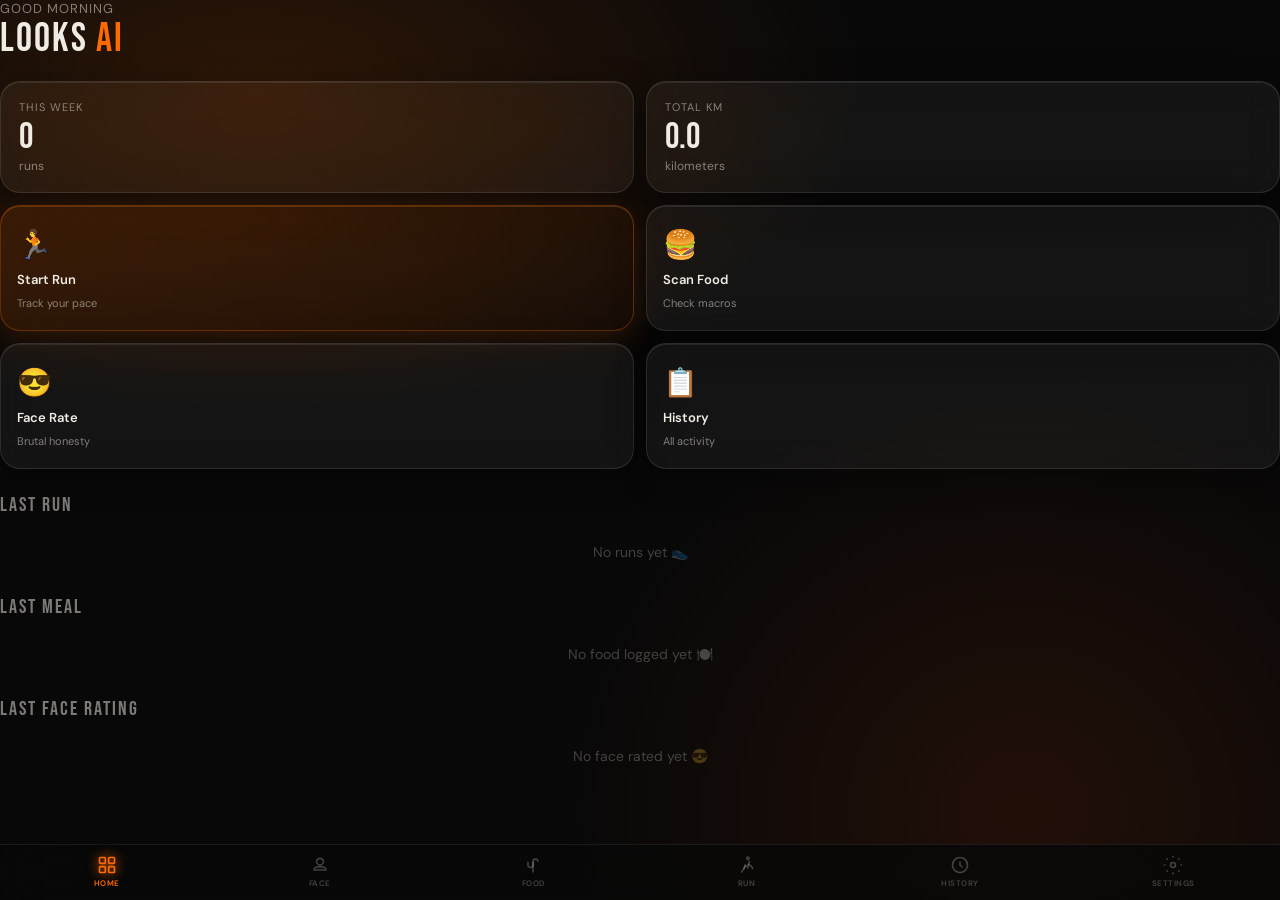
<file: index (5).html>
<!DOCTYPE html>
<html lang="en">
<head>
<meta charset="UTF-8">
<meta name="viewport" content="width=device-width, initial-scale=1.0, viewport-fit=cover">
<meta name="apple-mobile-web-app-capable" content="yes">
<meta name="apple-mobile-web-app-status-bar-style" content="black-translucent">
<meta name="apple-mobile-web-app-title" content="looks ai">
<meta name="theme-color" content="#0a0a0a">
<title>looks ai</title>
<link rel="preconnect" href="https://fonts.googleapis.com">
<link href="https://fonts.googleapis.com/css2?family=Bebas+Neue&family=DM+Sans:wght@300;400;500;600&family=JetBrains+Mono:wght@400;600&display=swap" rel="stylesheet">
<style>
:root{--orange:#ff6a00;--orange-dim:rgba(255,106,0,0.12);--black:#080808;--glass:rgba(255,255,255,0.05);--glass-border:rgba(255,255,255,0.10);--text:#f0ece4;--text-dim:rgba(240,236,228,0.5);--text-faint:rgba(240,236,228,0.25);--safe-bottom:env(safe-area-inset-bottom,0px);--safe-top:env(safe-area-inset-top,0px);}
*{margin:0;padding:0;box-sizing:border-box;-webkit-tap-highlight-color:transparent;}
html,body{height:100%;background:var(--black);color:var(--text);font-family:'DM Sans',sans-serif;overflow:hidden;user-select:none;}
.bg{position:fixed;inset:0;z-index:0;background:radial-gradient(ellipse 80% 60% at 20% 10%,rgba(255,106,0,0.15) 0%,transparent 60%),radial-gradient(ellipse 60% 80% at 80% 90%,rgba(255,80,0,0.10) 0%,transparent 60%),#080808;}
#app{position:relative;z-index:1;height:100dvh;display:flex;flex-direction:column;}
.screen{display:none;flex:1;flex-direction:column;overflow-y:auto;overflow-x:hidden;padding:calc(var(--safe-top)+12px) 16px 0;padding-bottom:calc(90px + var(--safe-bottom));-webkit-overflow-scrolling:touch;scrollbar-width:none;}
.screen::-webkit-scrollbar{display:none;}
.screen.active{display:flex;}
.glass{background:var(--glass);border:1px solid var(--glass-border);border-radius:20px;backdrop-filter:blur(20px) saturate(1.5);-webkit-backdrop-filter:blur(20px) saturate(1.5);box-shadow:0 8px 32px rgba(0,0,0,0.4),inset 0 1px 0 rgba(255,255,255,0.08);}
.glass-orange{background:linear-gradient(135deg,rgba(255,106,0,0.15),rgba(255,106,0,0.05));border:1px solid rgba(255,106,0,0.3);border-radius:20px;backdrop-filter:blur(20px);-webkit-backdrop-filter:blur(20px);box-shadow:0 8px 32px rgba(255,106,0,0.15),inset 0 1px 0 rgba(255,150,50,0.2);}
.btn{display:flex;align-items:center;justify-content:center;gap:8px;padding:14px 24px;border-radius:14px;border:none;font-family:'DM Sans',sans-serif;font-size:15px;font-weight:600;cursor:pointer;transition:all 0.2s;}
.btn:active{transform:scale(0.96);}
.btn-primary{background:linear-gradient(135deg,var(--orange),#ff4500);color:#fff;box-shadow:0 4px 20px rgba(255,106,0,0.4);}
.btn-glass{background:var(--glass);border:1px solid var(--glass-border);color:var(--text);backdrop-filter:blur(10px);-webkit-backdrop-filter:blur(10px);}
.btn-save{background:linear-gradient(135deg,rgba(255,106,0,0.25),rgba(255,69,0,0.15));border:1px solid rgba(255,106,0,0.4);color:var(--orange);}
.btn-full{width:100%;}
.btn-row{display:flex;gap:10px;margin-bottom:14px;}
.input{width:100%;background:rgba(255,255,255,0.06);border:1px solid rgba(255,255,255,0.12);border-radius:12px;padding:14px 16px;color:var(--text);font-family:'DM Sans',sans-serif;font-size:15px;outline:none;transition:border-color 0.2s;}
.input:focus{border-color:var(--orange);}
.input::placeholder{color:var(--text-faint);}
nav{position:fixed;bottom:0;left:0;right:0;z-index:100;background:rgba(8,8,8,0.88);backdrop-filter:blur(30px) saturate(2);-webkit-backdrop-filter:blur(30px) saturate(2);border-top:1px solid rgba(255,255,255,0.08);padding-bottom:var(--safe-bottom);}
.nav-inner{display:flex;align-items:center;}
.nav-item{flex:1;display:flex;flex-direction:column;align-items:center;gap:3px;padding:10px 0 12px;cursor:pointer;color:var(--text-faint);font-size:8px;font-weight:600;letter-spacing:0.5px;text-transform:uppercase;transition:color 0.2s;}
.nav-item svg{width:20px;height:20px;}
.nav-item.active{color:var(--orange);}
.nav-item.active svg{filter:drop-shadow(0 0 6px var(--orange));}
.dash-header{margin-bottom:20px;}
.dash-greeting{font-size:13px;color:var(--text-dim);letter-spacing:1px;text-transform:uppercase;}
.dash-title{font-family:'Bebas Neue',sans-serif;font-size:40px;letter-spacing:2px;line-height:1.1;}
.dash-title span{color:var(--orange);}
.stat-row{display:grid;grid-template-columns:1fr 1fr;gap:12px;margin-bottom:12px;}
.stat-card{padding:18px;}
.stat-label{font-size:11px;color:var(--text-dim);letter-spacing:1px;text-transform:uppercase;margin-bottom:6px;}
.stat-val{font-family:'Bebas Neue',sans-serif;font-size:36px;line-height:1;}
.stat-unit{font-size:12px;color:var(--text-dim);margin-top:2px;}
.quick-actions{display:grid;grid-template-columns:1fr 1fr;gap:12px;margin-bottom:20px;}
.quick-btn{padding:20px 16px;display:flex;flex-direction:column;gap:8px;cursor:pointer;transition:transform 0.2s;}
.quick-btn:active{transform:scale(0.97);}
.quick-icon{font-size:28px;}
.quick-label{font-size:13px;font-weight:600;}
.quick-sub{font-size:11px;color:var(--text-dim);}
.section-title{font-family:'Bebas Neue',sans-serif;font-size:20px;letter-spacing:2px;color:var(--text-dim);margin-bottom:10px;margin-top:4px;}
.dash-card{padding:16px;margin-bottom:10px;}
.dash-card-header{display:flex;align-items:center;gap:10px;margin-bottom:10px;}
.dash-card-icon{font-size:20px;}
.dash-card-title{font-size:13px;font-weight:600;}
.dash-card-time{font-size:11px;color:var(--text-dim);margin-left:auto;}
.page-header{margin-bottom:20px;}
.page-tag{font-size:11px;color:var(--orange);letter-spacing:2px;text-transform:uppercase;margin-bottom:4px;}
.page-title{font-family:'Bebas Neue',sans-serif;font-size:36px;letter-spacing:2px;line-height:1;}
.upload-area{border:2px dashed rgba(255,106,0,0.3);border-radius:20px;padding:36px 20px;display:flex;flex-direction:column;align-items:center;gap:14px;cursor:pointer;transition:all 0.3s;background:var(--orange-dim);margin-bottom:14px;}
.upload-area:active{border-color:var(--orange);}
.upload-preview{width:100%;border-radius:16px;max-height:280px;object-fit:cover;display:none;}
.upload-icon{font-size:44px;opacity:0.6;}
.upload-text{font-size:14px;color:var(--text-dim);text-align:center;}
.face-result-card{display:none;flex-direction:column;padding:24px;margin-bottom:14px;}
.face-verdict{font-family:'Bebas Neue',sans-serif;font-size:22px;letter-spacing:2px;color:var(--orange);margin-bottom:12px;}
.face-text{font-size:15px;color:var(--text);line-height:1.75;}
.face-score-row{display:flex;align-items:baseline;gap:6px;margin-top:16px;padding-top:16px;border-top:1px solid rgba(255,255,255,0.06);}
.photo-editor{display:none;margin-bottom:14px;border-radius:20px;overflow:hidden;border:1px solid var(--glass-border);background:#000;}
.editor-canvas-wrap{width:100%;display:flex;align-items:center;justify-content:center;min-height:220px;background:#000;}
#edit-canvas{max-width:100%;display:block;touch-action:none;}
.editor-toolbar{display:flex;gap:8px;padding:12px;overflow-x:auto;scrollbar-width:none;background:rgba(0,0,0,0.7);}
.editor-toolbar::-webkit-scrollbar{display:none;}
.edit-btn{flex-shrink:0;padding:8px 14px;border-radius:10px;border:1px solid rgba(255,255,255,0.12);background:transparent;color:var(--text-dim);font-family:'DM Sans',sans-serif;font-size:12px;font-weight:600;cursor:pointer;white-space:nowrap;}
.edit-btn.active,.edit-btn:active{background:rgba(255,106,0,0.2);border-color:rgba(255,106,0,0.5);color:var(--orange);}
.edit-slider-row{display:flex;align-items:center;gap:10px;padding:8px 14px;background:rgba(0,0,0,0.5);}
.edit-slider-row label{font-size:10px;color:var(--text-dim);width:76px;flex-shrink:0;text-transform:uppercase;letter-spacing:1px;}
.edit-slider-row input[type=range]{flex:1;accent-color:var(--orange);}
.edit-slider-val{font-family:'JetBrains Mono',monospace;font-size:10px;color:var(--orange);width:30px;text-align:right;}
.editor-confirm-row{display:flex;gap:8px;padding:10px 12px;background:rgba(0,0,0,0.5);}
.macro-grid{display:grid;grid-template-columns:1fr 1fr;gap:10px;margin-bottom:10px;}
.macro-card{padding:16px;display:flex;flex-direction:column;gap:4px;}
.macro-val{font-family:'Bebas Neue',sans-serif;font-size:32px;}
.macro-name{font-size:11px;color:var(--text-dim);letter-spacing:1px;text-transform:uppercase;}
.macro-unit{font-size:11px;color:var(--orange);}
.food-tabs{display:flex;gap:8px;margin-bottom:14px;}
.food-tab{flex:1;padding:10px;border-radius:12px;border:1px solid rgba(255,255,255,0.1);background:transparent;color:var(--text-dim);font-family:'DM Sans',sans-serif;font-size:13px;font-weight:600;cursor:pointer;text-align:center;transition:all 0.2s;}
.food-tab.active{background:rgba(255,106,0,0.15);border-color:rgba(255,106,0,0.4);color:var(--orange);}
.run-stats{display:grid;grid-template-columns:1fr 1fr 1fr;gap:10px;margin-bottom:14px;}
.run-stat{padding:16px 10px;text-align:center;}
.run-stat-val{font-family:'Bebas Neue',sans-serif;font-size:28px;}
.run-stat-label{font-size:10px;color:var(--text-dim);letter-spacing:1px;text-transform:uppercase;margin-top:2px;}
.run-btn-wrap{display:flex;gap:12px;margin-bottom:16px;}
.run-btn-main{flex:1;padding:20px;border-radius:20px;border:none;font-family:'Bebas Neue',sans-serif;font-size:24px;letter-spacing:2px;cursor:pointer;transition:transform 0.2s;}
.run-btn-main:active{transform:scale(0.97);}
.run-btn-main.start{background:linear-gradient(135deg,var(--orange),#ff4500);color:#fff;box-shadow:0 4px 24px rgba(255,106,0,0.4);}
.run-btn-main.stop{background:rgba(255,50,50,0.2);border:1px solid rgba(255,50,50,0.4);color:#ff5555;}
.run-btn-main.pause{background:var(--glass);border:1px solid var(--glass-border);color:var(--text);}
.run-map{border-radius:20px;background:rgba(255,255,255,0.03);border:1px solid var(--glass-border);height:150px;display:flex;align-items:center;justify-content:center;flex-direction:column;gap:8px;margin-bottom:14px;}
.run-map-label{font-size:11px;color:var(--text-faint);letter-spacing:1px;text-align:center;padding:0 12px;}
.run-active-dot{width:12px;height:12px;border-radius:50%;background:var(--orange);box-shadow:0 0 12px var(--orange);animation:pulse 1.5s infinite;}
@keyframes pulse{0%,100%{opacity:1;transform:scale(1)}50%{opacity:0.5;transform:scale(1.4)}}
.past-run{padding:16px;display:flex;align-items:center;gap:14px;margin-bottom:10px;}
.past-run-info{flex:1;}
.past-run-title{font-size:14px;font-weight:600;}
.past-run-sub{font-size:12px;color:var(--text-dim);margin-top:2px;}
.filter-row{display:flex;gap:8px;margin-bottom:16px;overflow-x:auto;padding-bottom:4px;scrollbar-width:none;}
.filter-row::-webkit-scrollbar{display:none;}
.filter-chip{flex-shrink:0;padding:8px 16px;border-radius:20px;border:1px solid rgba(255,255,255,0.1);background:transparent;color:var(--text-dim);font-family:'DM Sans',sans-serif;font-size:12px;font-weight:600;cursor:pointer;transition:all 0.2s;}
.filter-chip.active{background:rgba(255,106,0,0.15);border-color:rgba(255,106,0,0.4);color:var(--orange);}
.history-item{padding:16px;margin-bottom:10px;display:flex;align-items:center;gap:14px;}
.history-icon{font-size:24px;width:36px;text-align:center;}
.history-info{flex:1;min-width:0;}
.history-title{font-size:14px;font-weight:600;white-space:nowrap;overflow:hidden;text-overflow:ellipsis;}
.history-sub{font-size:12px;color:var(--text-dim);margin-top:3px;}
.history-val{font-family:'Bebas Neue',sans-serif;font-size:22px;color:var(--orange);text-align:right;}
.history-val-sub{font-size:10px;color:var(--text-dim);text-align:right;}
.settings-section{margin-bottom:24px;}
.settings-section-title{font-size:11px;color:var(--text-faint);letter-spacing:2px;text-transform:uppercase;margin-bottom:10px;}
.settings-row{padding:16px;margin-bottom:8px;display:flex;align-items:center;gap:14px;cursor:pointer;}
.settings-icon{font-size:20px;width:32px;text-align:center;}
.settings-info{flex:1;}
.settings-label{font-size:14px;font-weight:500;}
.settings-val{font-size:12px;color:var(--text-dim);margin-top:2px;font-family:'JetBrains Mono',monospace;}
.loader{display:none;flex-direction:column;align-items:center;gap:16px;padding:32px;}
.loader.active{display:flex;}
.spinner{width:36px;height:36px;border:3px solid rgba(255,106,0,0.2);border-top-color:var(--orange);border-radius:50%;animation:spin 0.8s linear infinite;}
@keyframes spin{to{transform:rotate(360deg)}}
.loader-text{font-size:13px;color:var(--text-dim);letter-spacing:1px;}
.toast{position:fixed;top:calc(var(--safe-top)+16px);left:50%;transform:translateX(-50%) translateY(-20px);background:rgba(20,20,20,0.95);border:1px solid rgba(255,255,255,0.1);padding:12px 20px;border-radius:12px;font-size:13px;color:var(--text);backdrop-filter:blur(20px);opacity:0;transition:all 0.3s;pointer-events:none;white-space:nowrap;z-index:999;}
.toast.show{opacity:1;transform:translateX(-50%) translateY(0);}
.modal-overlay{position:fixed;inset:0;z-index:200;background:rgba(0,0,0,0.7);backdrop-filter:blur(10px);display:none;align-items:flex-end;}
.modal-overlay.show{display:flex;}
.modal{width:100%;padding:28px;padding-bottom:calc(28px + var(--safe-bottom));border-radius:28px 28px 0 0;background:rgba(16,16,16,0.97);border-top:1px solid rgba(255,255,255,0.1);max-height:90dvh;overflow-y:auto;}
.modal-title{font-family:'Bebas Neue',sans-serif;font-size:26px;letter-spacing:2px;margin-bottom:16px;}
.modal-body{display:flex;flex-direction:column;gap:12px;}
.login-label{font-size:12px;color:var(--text-dim);letter-spacing:1px;text-transform:uppercase;margin-bottom:4px;display:block;}
@keyframes fadeUp{from{opacity:0;transform:translateY(20px)}to{opacity:1;transform:translateY(0)}}
.fade-up{animation:fadeUp 0.4s ease forwards;}
input[type=file]{display:none;}
.empty-state{text-align:center;padding:28px 20px;color:var(--text-faint);font-size:14px;}
</style>
</head>
<body>
<div class="bg"></div>
<div id="app">

<!-- DASHBOARD -->
<div id="screen-dash" class="screen active">
  <div class="dash-header fade-up">
    <div class="dash-greeting">GOOD <span id="time-of-day">MORNING</span></div>
    <div class="dash-title">looks <span>ai</span></div>
  </div>
  <div class="stat-row">
    <div class="stat-card glass"><div class="stat-label">This week</div><div class="stat-val" id="dash-runs">0</div><div class="stat-unit">runs</div></div>
    <div class="stat-card glass"><div class="stat-label">Total km</div><div class="stat-val" id="dash-km">0.0</div><div class="stat-unit">kilometers</div></div>
  </div>
  <div class="quick-actions">
    <div class="quick-btn glass-orange" onclick="goTo('run')"><div class="quick-icon">🏃</div><div class="quick-label">Start Run</div><div class="quick-sub">Track your pace</div></div>
    <div class="quick-btn glass" onclick="goTo('food')"><div class="quick-icon">🍔</div><div class="quick-label">Scan Food</div><div class="quick-sub">Check macros</div></div>
    <div class="quick-btn glass" onclick="goTo('face')"><div class="quick-icon">😎</div><div class="quick-label">Face Rate</div><div class="quick-sub">Brutal honesty</div></div>
    <div class="quick-btn glass" onclick="goTo('history')"><div class="quick-icon">📋</div><div class="quick-label">History</div><div class="quick-sub">All activity</div></div>
  </div>
  <div class="section-title">LAST RUN</div>
  <div id="dash-last-run" style="margin-bottom:14px"><div class="empty-state" style="padding:16px">No runs yet 👟</div></div>
  <div class="section-title">LAST MEAL</div>
  <div id="dash-last-food" style="margin-bottom:14px"><div class="empty-state" style="padding:16px">No food logged yet 🍽️</div></div>
  <div class="section-title">LAST FACE RATING</div>
  <div id="dash-last-face" style="margin-bottom:24px"><div class="empty-state" style="padding:16px">No face rated yet 😎</div></div>
</div>

<!-- FACE RATER -->
<div id="screen-face" class="screen">
  <div class="page-header fade-up"><div class="page-tag">BRUTAL HONESTY</div><div class="page-title">FACE RATER</div></div>
  <div class="upload-area" id="face-upload-area" onclick="document.getElementById('face-input').click()">
    <img id="face-preview" class="upload-preview" alt="">
    <div id="face-icon" class="upload-icon">📸</div>
    <div id="face-upload-text" class="upload-text">Tap to take or choose a photo</div>
  </div>
  <input type="file" id="face-input" accept="image/*" onchange="handleFaceImage(this)">
  <div class="loader" id="face-loader"><div class="spinner"></div><div class="loader-text">BEING BRUTALLY HONEST...</div></div>
  <div class="face-result-card glass" id="face-result-card">
    <div class="face-verdict" id="face-verdict">VERDICT</div>
    <div class="face-text" id="face-text"></div>
    <div class="face-score-row">
      <span style="font-family:'Bebas Neue',sans-serif;font-size:52px;color:var(--orange);filter:drop-shadow(0 0 12px var(--orange))" id="face-score">--</span>
      <span style="font-size:14px;color:var(--text-dim)">/ 10</span>
    </div>
  </div>
  <div id="face-save-row" class="btn-row" style="display:none">
    <button class="btn btn-save btn-full" id="face-save-btn" onclick="saveFaceResult()">💾 SAVE TO HISTORY</button>
  </div>
  <button class="btn btn-glass btn-full" style="margin-bottom:16px" onclick="resetFace()">TRY ANOTHER PHOTO</button>
</div>

<!-- FOOD SCANNER -->
<div id="screen-food" class="screen">
  <div class="page-header fade-up"><div class="page-tag">AI POWERED</div><div class="page-title">FOOD SCANNER</div></div>
  <div class="food-tabs">
    <button class="food-tab active" id="tab-scan" onclick="switchFoodTab('scan')">📸 Scan Photo</button>
    <button class="food-tab" id="tab-manual" onclick="switchFoodTab('manual')">✏️ Add Manually</button>
  </div>
  <div id="food-scan-panel">
    <div class="upload-area" id="food-upload-area" onclick="document.getElementById('food-input').click()">
      <img id="food-preview" class="upload-preview" alt="">
      <div id="food-icon" class="upload-icon">🍽️</div>
      <div id="food-upload-text" class="upload-text">Tap to photograph your food</div>
    </div>
    <input type="file" id="food-input" accept="image/*" onchange="handleFoodImage(this)">
    <div class="photo-editor" id="food-editor">
      <div class="editor-canvas-wrap"><canvas id="edit-canvas"></canvas></div>
      <div class="editor-toolbar">
        <button class="edit-btn" onclick="rotatePhoto(-90)">↺ Rotate L</button>
        <button class="edit-btn" onclick="rotatePhoto(90)">↻ Rotate R</button>
        <button class="edit-btn" onclick="flipPhoto('h')">↔ Flip H</button>
        <button class="edit-btn" onclick="flipPhoto('v')">↕ Flip V</button>
        <button class="edit-btn" id="crop-btn" onclick="toggleCrop()">✂ Crop</button>
      </div>
      <div class="edit-slider-row"><label>Brightness</label><input type="range" min="-100" max="100" value="0" id="sl-brightness" oninput="applyFilters()"><span class="edit-slider-val" id="sv-brightness">0</span></div>
      <div class="edit-slider-row"><label>Contrast</label><input type="range" min="-100" max="100" value="0" id="sl-contrast" oninput="applyFilters()"><span class="edit-slider-val" id="sv-contrast">0</span></div>
      <div class="edit-slider-row"><label>Saturation</label><input type="range" min="-100" max="100" value="0" id="sl-saturation" oninput="applyFilters()"><span class="edit-slider-val" id="sv-saturation">0</span></div>
      <div class="editor-confirm-row">
        <button class="btn btn-primary btn-full" onclick="confirmEdit()">USE THIS PHOTO</button>
        <button class="btn btn-glass" style="min-width:88px" onclick="cancelEdit()">CANCEL</button>
      </div>
    </div>
    <div class="loader" id="food-loader"><div class="spinner"></div><div class="loader-text">SCANNING FOOD...</div></div>
  </div>
  <div id="food-manual-panel" style="display:none">
    <div class="glass" style="padding:20px;display:flex;flex-direction:column;gap:12px;margin-bottom:14px">
      <input class="input" type="text" id="manual-name" placeholder="Food name (e.g. Chicken & Rice)">
      <div style="display:grid;grid-template-columns:1fr 1fr;gap:10px">
        <div><label class="login-label">Calories (kcal)</label><input class="input" type="number" id="manual-cal" placeholder="450"></div>
        <div><label class="login-label">Protein (g)</label><input class="input" type="number" id="manual-pro" placeholder="32"></div>
        <div><label class="login-label">Carbs (g)</label><input class="input" type="number" id="manual-carb" placeholder="45"></div>
        <div><label class="login-label">Fat (g)</label><input class="input" type="number" id="manual-fat" placeholder="12"></div>
      </div>
      <button class="btn btn-primary btn-full" onclick="saveManualFood()">💾 SAVE MEAL</button>
    </div>
  </div>
  <div id="food-result" style="display:none">
    <div class="glass" style="padding:18px;margin-bottom:12px"><div style="font-size:17px;font-weight:600;margin-bottom:4px" id="food-name"></div><div style="font-size:13px;color:var(--text-dim);line-height:1.6" id="food-desc"></div></div>
    <div class="macro-grid">
      <div class="macro-card glass-orange"><div class="macro-val" id="macro-cal">--</div><div class="macro-name">Calories</div><div class="macro-unit">kcal</div></div>
      <div class="macro-card glass"><div class="macro-val" id="macro-pro">--</div><div class="macro-name">Protein</div><div class="macro-unit">grams</div></div>
      <div class="macro-card glass"><div class="macro-val" id="macro-carb">--</div><div class="macro-name">Carbs</div><div class="macro-unit">grams</div></div>
      <div class="macro-card glass"><div class="macro-val" id="macro-fat">--</div><div class="macro-name">Fat</div><div class="macro-unit">grams</div></div>
    </div>
    <div class="glass" style="padding:16px;margin-top:4px;margin-bottom:12px"><div style="font-size:11px;color:var(--orange);letter-spacing:1px;text-transform:uppercase;margin-bottom:8px">HEALTH TIPS</div><div style="font-size:13px;color:var(--text-dim);line-height:1.6" id="food-tips"></div></div>
    <div class="btn-row"><button class="btn btn-save btn-full" id="food-save-btn" onclick="saveFoodResult()">💾 SAVE TO HISTORY</button></div>
  </div>
  <button class="btn btn-glass btn-full" style="margin-bottom:16px" onclick="resetFood()">SCAN ANOTHER</button>
</div>

<!-- RUN TRACKER -->
<div id="screen-run" class="screen">
  <div class="page-header fade-up"><div class="page-tag">GPS TRACKING</div><div class="page-title">RUN TRACKER</div></div>
  <div class="run-stats">
    <div class="run-stat glass"><div class="run-stat-val" id="run-dist">0.00</div><div class="run-stat-label">KM</div></div>
    <div class="run-stat glass"><div class="run-stat-val" id="run-time">00:00</div><div class="run-stat-label">TIME</div></div>
    <div class="run-stat glass"><div class="run-stat-val" id="run-pace">--:--</div><div class="run-stat-label">PACE/KM</div></div>
  </div>
  <div class="run-map" id="run-map">
    <div class="run-active-dot" id="run-dot" style="display:none"></div>
    <div style="font-size:28px" id="run-map-icon">🗺️</div>
    <div class="run-map-label" id="run-map-label">GPS WILL ACTIVATE ON START</div>
  </div>
  <div class="run-btn-wrap"><button class="run-btn-main start btn-full" id="run-btn" onclick="toggleRun()">START RUN</button></div>
  <div class="glass" style="padding:16px;margin-bottom:14px">
    <div style="display:flex;justify-content:space-between;margin-bottom:8px"><div style="font-size:12px;color:var(--text-dim);letter-spacing:1px;text-transform:uppercase">Calories Burned</div><div style="font-family:'Bebas Neue',sans-serif;font-size:20px;color:var(--orange)" id="run-cal">0</div></div>
    <div style="display:flex;justify-content:space-between"><div style="font-size:12px;color:var(--text-dim);letter-spacing:1px;text-transform:uppercase">Avg Speed</div><div style="font-family:'Bebas Neue',sans-serif;font-size:20px" id="run-speed">0.0 km/h</div></div>
  </div>
  <div id="run-save-row" style="display:none;margin-bottom:14px">
    <div class="glass" style="padding:18px;margin-bottom:10px" id="run-summary-card"></div>
    <div class="btn-row">
      <button class="btn btn-save btn-full" onclick="saveRunResult()">💾 SAVE RUN</button>
      <button class="btn btn-glass" style="min-width:90px" onclick="discardRun()">DISCARD</button>
    </div>
  </div>
  <div class="section-title">PAST RUNS</div>
  <div id="past-runs-list"><div class="empty-state">No runs saved yet 🏃</div></div>
</div>

<!-- HISTORY -->
<div id="screen-history" class="screen">
  <div class="page-header fade-up"><div class="page-tag">YOUR ACTIVITY</div><div class="page-title">HISTORY</div></div>
  <div class="filter-row">
    <button class="filter-chip active" onclick="filterHistory('all',this)">All</button>
    <button class="filter-chip" onclick="filterHistory('run',this)">🏃 Runs</button>
    <button class="filter-chip" onclick="filterHistory('food',this)">🍽️ Food</button>
    <button class="filter-chip" onclick="filterHistory('face',this)">😎 Face</button>
  </div>
  <div id="history-list"><div class="empty-state">Nothing saved yet</div></div>
</div>

<!-- SETTINGS -->
<div id="screen-settings" class="screen">
  <div class="page-header fade-up"><div class="page-tag">CONFIGURATION</div><div class="page-title">SETTINGS</div></div>
  <div class="settings-section">
    <div class="settings-section-title">AI</div>
    <div class="settings-row glass" onclick="editApiKey()"><div class="settings-icon">🤖</div><div class="settings-info"><div class="settings-label">Groq API Key</div><div class="settings-val" id="api-key-display">Tap to update</div></div><div style="color:var(--orange);font-size:20px">›</div></div>
  </div>
  <div class="settings-section">
    <div class="settings-section-title">Data</div>
    <div class="settings-row glass" onclick="clearData()"><div class="settings-icon">🗑️</div><div class="settings-info"><div class="settings-label">Clear All Data</div><div class="settings-val">Resets all history</div></div><div style="color:var(--orange);font-size:20px">›</div></div>
  </div>
  <div class="settings-section">
    <div class="settings-section-title">App</div>
    <div class="settings-row glass"><div class="settings-icon">📱</div><div class="settings-info"><div class="settings-label">Version</div><div class="settings-val">looks ai v3.0.0</div></div></div>
  </div>
</div>

</div>

<nav id="nav">
  <div class="nav-inner">
    <div class="nav-item active" id="nav-dash" onclick="goTo('dash')"><svg viewBox="0 0 24 24" fill="none" stroke="currentColor" stroke-width="2"><rect x="3" y="3" width="7" height="7" rx="1"/><rect x="14" y="3" width="7" height="7" rx="1"/><rect x="3" y="14" width="7" height="7" rx="1"/><rect x="14" y="14" width="7" height="7" rx="1"/></svg>HOME</div>
    <div class="nav-item" id="nav-face" onclick="goTo('face')"><svg viewBox="0 0 24 24" fill="none" stroke="currentColor" stroke-width="2"><circle cx="12" cy="8" r="4"/><path d="M12 14c-4.5 0-7 2-7 3v1h14v-1c0-1-2.5-3-7-3z"/></svg>FACE</div>
    <div class="nav-item" id="nav-food" onclick="goTo('food')"><svg viewBox="0 0 24 24" fill="none" stroke="currentColor" stroke-width="2"><path d="M18 8c0-4-6-4-6 0v13"/><path d="M6 8v4a3 3 0 006 0V8"/></svg>FOOD</div>
    <div class="nav-item" id="nav-run" onclick="goTo('run')"><svg viewBox="0 0 24 24" fill="none" stroke="currentColor" stroke-width="2"><circle cx="13" cy="4" r="1.5"/><path d="M8 17l2-5 3 3 2-8"/><path d="M5 21l3-4 2-4"/><path d="M19 17l-2-4-4-2"/></svg>RUN</div>
    <div class="nav-item" id="nav-history" onclick="goTo('history')"><svg viewBox="0 0 24 24" fill="none" stroke="currentColor" stroke-width="2"><path d="M12 8v4l3 3"/><circle cx="12" cy="12" r="9"/></svg>HISTORY</div>
    <div class="nav-item" id="nav-settings" onclick="goTo('settings')"><svg viewBox="0 0 24 24" fill="none" stroke="currentColor" stroke-width="2"><circle cx="12" cy="12" r="3"/><path d="M12 1v2M12 21v2M4.22 4.22l1.42 1.42M18.36 18.36l1.42 1.42M1 12h2M21 12h2M4.22 19.78l1.42-1.42M18.36 5.64l1.42-1.42"/></svg>SETTINGS</div>
  </div>
</nav>

<div class="modal-overlay" id="modal-apikey">
  <div class="modal">
    <div class="modal-title">GROQ API KEY</div>
    <div class="modal-body">
      <div style="font-size:13px;color:var(--text-dim);line-height:1.6">Stored only on your device.</div>
      <input class="input" type="password" id="api-key-input" placeholder="gsk_...">
      <button class="btn btn-primary btn-full" onclick="saveApiKey()">SAVE KEY</button>
      <button class="btn btn-glass btn-full" onclick="closeModal('modal-apikey')">CANCEL</button>
    </div>
  </div>
</div>
<div class="toast" id="toast"></div>

<script>
const GROQ_KEY_DEFAULT='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';
const S={
  get apiKey(){return localStorage.getItem('apex_apikey')||GROQ_KEY_DEFAULT;},
  get runs(){try{return JSON.parse(localStorage.getItem('apex_runs')||'[]');}catch(e){return[];}},
  get foods(){try{return JSON.parse(localStorage.getItem('apex_foods')||'[]');}catch(e){return[];}},
  get faces(){try{return JSON.parse(localStorage.getItem('apex_faces')||'[]');}catch(e){return[];}},
  saveRun(r){const a=this.runs;a.unshift(r);localStorage.setItem('apex_runs',JSON.stringify(a));},
  saveFood(f){const a=this.foods;a.unshift(f);localStorage.setItem('apex_foods',JSON.stringify(a.slice(0,50)));},
  saveFace(f){const a=this.faces;a.unshift(f);localStorage.setItem('apex_faces',JSON.stringify(a.slice(0,50)));},
  clearAll(){['apex_runs','apex_foods','apex_faces'].forEach(k=>localStorage.setItem(k,'[]'));}
};

function goTo(s){
  document.querySelectorAll('.screen').forEach(x=>x.classList.remove('active'));
  document.querySelectorAll('.nav-item').forEach(x=>x.classList.remove('active'));
  document.getElementById('screen-'+s).classList.add('active');
  const n=document.getElementById('nav-'+s);if(n)n.classList.add('active');
  if(s==='dash')updateDash();
  if(s==='run')updatePastRuns();
  if(s==='history')renderHistory('all');
  if(s==='settings')updateSettingsDisplay();
}

function setTimeOfDay(){const h=new Date().getHours();document.getElementById('time-of-day').textContent=h<12?'MORNING':h<17?'AFTERNOON':'EVENING';}

function updateDash(){
  const runs=S.runs,weekAgo=Date.now()-7*24*60*60*1000,wr=runs.filter(r=>new Date(r.date)>weekAgo);
  document.getElementById('dash-runs').textContent=wr.length;
  document.getElementById('dash-km').textContent=wr.reduce((a,b)=>a+(b.distance||0),0).toFixed(1);
  const lrEl=document.getElementById('dash-last-run');
  if(runs.length){const r=runs[0];lrEl.innerHTML=`<div class="dash-card glass"><div class="dash-card-header"><div class="dash-card-icon">🏃</div><div class="dash-card-title">Last Run</div><div class="dash-card-time">${fmtDate(r.date)}</div></div><div style="display:flex;gap:14px;flex-wrap:wrap"><div><span style="font-family:'Bebas Neue',sans-serif;font-size:26px;color:var(--orange)">${r.distance.toFixed(2)}</span><span style="font-size:11px;color:var(--text-dim)"> km</span></div><div><span style="font-family:'Bebas Neue',sans-serif;font-size:26px">${r.duration}</span><span style="font-size:11px;color:var(--text-dim)"> time</span></div><div><span style="font-family:'Bebas Neue',sans-serif;font-size:26px">${r.pace}</span><span style="font-size:11px;color:var(--text-dim)"> /km</span></div><div><span style="font-family:'Bebas Neue',sans-serif;font-size:26px">${r.speed||'--'}</span><span style="font-size:11px;color:var(--text-dim)"> km/h</span></div></div></div>`;}
  else lrEl.innerHTML='<div class="empty-state" style="padding:16px">No runs yet 👟</div>';
  const lfEl=document.getElementById('dash-last-food'),foods=S.foods;
  if(foods.length){const f=foods[0];lfEl.innerHTML=`<div class="dash-card glass"><div class="dash-card-header"><div class="dash-card-icon">🍽️</div><div class="dash-card-title">${f.name||'Meal'}</div><div class="dash-card-time">${fmtDate(f.date)}</div></div><div style="display:grid;grid-template-columns:repeat(4,1fr);gap:8px;text-align:center"><div><div style="font-family:'Bebas Neue',sans-serif;font-size:22px;color:var(--orange)">${f.calories||'--'}</div><div style="font-size:10px;color:var(--text-dim)">KCAL</div></div><div><div style="font-family:'Bebas Neue',sans-serif;font-size:22px">${f.protein||'--'}</div><div style="font-size:10px;color:var(--text-dim)">PROTEIN</div></div><div><div style="font-family:'Bebas Neue',sans-serif;font-size:22px">${f.carbs||'--'}</div><div style="font-size:10px;color:var(--text-dim)">CARBS</div></div><div><div style="font-family:'Bebas Neue',sans-serif;font-size:22px">${f.fat||'--'}</div><div style="font-size:10px;color:var(--text-dim)">FAT</div></div></div></div>`;}
  else lfEl.innerHTML='<div class="empty-state" style="padding:16px">No food logged yet 🍽️</div>';
  const ffEl=document.getElementById('dash-last-face'),faces=S.faces;
  if(faces.length){const f=faces[0];ffEl.innerHTML=`<div class="dash-card glass"><div class="dash-card-header"><div class="dash-card-icon">😎</div><div class="dash-card-title">${f.verdict||'Face Rating'}</div><div class="dash-card-time">${fmtDate(f.date)}</div></div><div style="display:flex;align-items:baseline;gap:8px;margin-bottom:8px"><span style="font-family:'Bebas Neue',sans-serif;font-size:52px;color:var(--orange);filter:drop-shadow(0 0 12px var(--orange))">${f.score}</span><span style="font-size:14px;color:var(--text-dim)">/ 10</span></div><div style="font-size:13px;color:var(--text-dim);line-height:1.5">${f.text||''}</div></div>`;}
  else ffEl.innerHTML='<div class="empty-state" style="padding:16px">No face rated yet 😎</div>';
}

// FACE
let pendingFace=null;
function handleFaceImage(input){
  if(!input.files[0])return;
  const reader=new FileReader();
  reader.onload=e=>{
    const src=e.target.result;
    document.getElementById('face-preview').src=src;
    document.getElementById('face-preview').style.display='block';
    document.getElementById('face-icon').style.display='none';
    document.getElementById('face-upload-text').style.display='none';
    document.getElementById('face-result-card').style.display='none';
    document.getElementById('face-save-row').style.display='none';
    analyzeFace(src);
  };
  reader.readAsDataURL(input.files[0]);
}

async function analyzeFace(imageData){
  document.getElementById('face-loader').classList.add('active');
  try{
    const res=await fetch('https://api.groq.com/openai/v1/chat/completions',{
      method:'POST',
      headers:{'Content-Type':'application/json','Authorization':'Bearer '+S.apiKey},
      body:JSON.stringify({
        model:'meta-llama/llama-4-scout-17b-16e-instruct',
        max_tokens:400,
        messages:[{role:'user',content:[
          {type:'image_url',image_url:{url:imageData}},
          {type:'text',text:`Rate this person's attractiveness out of 10. Be encouraging and generous — most people who take selfies and care about their appearance are in the 6.5 to 8.5 range. A 7 means genuinely good looking. An 8 means very attractive. Only go below 6.5 if there are clear reasons. Lean toward the higher end when in doubt.

In about 50 words: highlight 2-3 things that look good, then mention 1 small thing they could tweak (grooming, skincare, style). Keep the tone warm and motivating.

Respond ONLY in this exact JSON format, no markdown, no backticks:
{"score":7.5,"verdict":"ATTRACTIVE","text":"Your warm 50-word assessment here."}

verdict must be exactly one of: STUNNING, VERY ATTRACTIVE, ATTRACTIVE, ABOVE AVERAGE, AVERAGE, BELOW AVERAGE`}
        ]}]
      })
    });
    const data=await res.json();
    if(data.error)throw new Error(data.error.message);
    const raw=data.choices[0].message.content.replace(/```json|```/g,'').trim();
    const json=JSON.parse(raw);
    pendingFace={...json,date:new Date().toISOString()};
    document.getElementById('face-verdict').textContent=json.verdict||'--';
    document.getElementById('face-text').textContent=json.text||'';
    document.getElementById('face-score').textContent=typeof json.score==='number'?json.score.toFixed(1):json.score;
    document.getElementById('face-result-card').style.display='flex';
    document.getElementById('face-save-row').style.display='flex';
  }catch(e){showToast('Error: '+(e.message||'AI failed'));console.error(e);}
  finally{document.getElementById('face-loader').classList.remove('active');}
}

function saveFaceResult(){
  if(!pendingFace)return;
  S.saveFace(pendingFace);
  const btn=document.getElementById('face-save-btn');btn.textContent='✅ SAVED';btn.disabled=true;
  showToast('Face rating saved!');pendingFace=null;
}
function resetFace(){
  pendingFace=null;
  document.getElementById('face-preview').style.display='none';
  document.getElementById('face-preview').src='';
  document.getElementById('face-icon').style.display='block';
  document.getElementById('face-upload-text').style.display='block';
  document.getElementById('face-result-card').style.display='none';
  document.getElementById('face-save-row').style.display='none';
  document.getElementById('face-save-btn').textContent='💾 SAVE TO HISTORY';
  document.getElementById('face-save-btn').disabled=false;
  document.getElementById('face-input').value='';
}

// PHOTO EDITOR
let editImg=null,editRotation=0,editFlipH=false,editFlipV=false,cropMode=false,cropStart=null,cropRect=null;

function handleFoodImage(input){
  if(!input.files[0])return;
  const reader=new FileReader();
  reader.onload=e=>{
    const img=new Image();
    img.onload=()=>{
      editImg=img;editRotation=0;editFlipH=false;editFlipV=false;cropMode=false;cropRect=null;
      resetSliders();renderEditCanvas();
      document.getElementById('food-upload-area').style.display='none';
      document.getElementById('food-editor').style.display='block';
      document.getElementById('food-result').style.display='none';
    };
    img.src=e.target.result;
  };
  reader.readAsDataURL(input.files[0]);
}

function resetSliders(){['brightness','contrast','saturation'].forEach(k=>{document.getElementById('sl-'+k).value=0;document.getElementById('sv-'+k).textContent=0;});}

function renderEditCanvas(){
  if(!editImg)return;
  const canvas=document.getElementById('edit-canvas');
  const maxW=canvas.parentElement.clientWidth||340;
  const rotated=editRotation%180!==0;
  const srcW=rotated?editImg.naturalHeight:editImg.naturalWidth;
  const srcH=rotated?editImg.naturalWidth:editImg.naturalHeight;
  const scale=Math.min(maxW/srcW,300/srcH,1);
  canvas.width=srcW*scale;canvas.height=srcH*scale;
  const ctx=canvas.getContext('2d');
  ctx.save();ctx.translate(canvas.width/2,canvas.height/2);
  ctx.rotate(editRotation*Math.PI/180);
  ctx.scale(editFlipH?-1:1,editFlipV?-1:1);
  const dw=rotated?srcH*scale:srcW*scale;
  const dh=rotated?srcW*scale:srcH*scale;
  const br=parseInt(document.getElementById('sl-brightness').value);
  const co=parseInt(document.getElementById('sl-contrast').value);
  const sa=parseInt(document.getElementById('sl-saturation').value);
  ctx.filter='brightness('+(100+br)+'%) contrast('+(100+co)+'%) saturate('+(100+sa)+'%)';
  ctx.drawImage(editImg,-dw/2,-dh/2,dw,dh);
  ctx.restore();
  if(cropMode&&cropRect){
    ctx.strokeStyle='rgba(255,106,0,0.9)';ctx.lineWidth=2;ctx.setLineDash([6,3]);
    ctx.strokeRect(cropRect.x,cropRect.y,cropRect.w,cropRect.h);
    ctx.fillStyle='rgba(255,106,0,0.08)';ctx.fillRect(cropRect.x,cropRect.y,cropRect.w,cropRect.h);
  }
}

function applyFilters(){['brightness','contrast','saturation'].forEach(k=>{document.getElementById('sv-'+k).textContent=document.getElementById('sl-'+k).value;});renderEditCanvas();}
function rotatePhoto(deg){editRotation=(editRotation+deg+360)%360;renderEditCanvas();}
function flipPhoto(axis){if(axis==='h')editFlipH=!editFlipH;else editFlipV=!editFlipV;renderEditCanvas();}
function toggleCrop(){cropMode=!cropMode;cropRect=null;document.getElementById('crop-btn').classList.toggle('active',cropMode);renderEditCanvas();if(cropMode)showToast('Drag on image to crop');}

const editCanvas=document.getElementById('edit-canvas');
function getCP(e){const r=editCanvas.getBoundingClientRect(),s=e.touches?e.touches[0]:e;return{x:s.clientX-r.left,y:s.clientY-r.top};}
editCanvas.addEventListener('mousedown',e=>{if(!cropMode)return;cropStart=getCP(e);});
editCanvas.addEventListener('mousemove',e=>{if(!cropMode||!cropStart)return;const p=getCP(e);cropRect={x:Math.min(cropStart.x,p.x),y:Math.min(cropStart.y,p.y),w:Math.abs(p.x-cropStart.x),h:Math.abs(p.y-cropStart.y)};renderEditCanvas();});
editCanvas.addEventListener('mouseup',()=>{cropStart=null;});
editCanvas.addEventListener('touchstart',e=>{if(!cropMode)return;cropStart=getCP(e);},{passive:true});
editCanvas.addEventListener('touchmove',e=>{if(!cropMode||!cropStart)return;const p=getCP(e);cropRect={x:Math.min(cropStart.x,p.x),y:Math.min(cropStart.y,p.y),w:Math.abs(p.x-cropStart.x),h:Math.abs(p.y-cropStart.y)};renderEditCanvas();},{passive:true});
editCanvas.addEventListener('touchend',()=>{cropStart=null;});

function confirmEdit(){
  if(cropMode&&cropRect&&cropRect.w>5&&cropRect.h>5){
    const tmp=document.createElement('canvas');tmp.width=cropRect.w;tmp.height=cropRect.h;
    tmp.getContext('2d').drawImage(editCanvas,cropRect.x,cropRect.y,cropRect.w,cropRect.h,0,0,cropRect.w,cropRect.h);
    const ni=new Image();ni.onload=()=>{editImg=ni;editRotation=0;editFlipH=false;editFlipV=false;cropMode=false;cropRect=null;document.getElementById('crop-btn').classList.remove('active');renderEditCanvas();setTimeout(doConfirmEdit,50);};ni.src=tmp.toDataURL();
    return;
  }
  doConfirmEdit();
}
function doConfirmEdit(){
  const dataUrl=document.getElementById('edit-canvas').toDataURL('image/jpeg',0.92);
  document.getElementById('food-preview').src=dataUrl;
  document.getElementById('food-preview').style.display='block';
  document.getElementById('food-icon').style.display='none';
  document.getElementById('food-upload-text').style.display='none';
  document.getElementById('food-editor').style.display='none';
  document.getElementById('food-upload-area').style.display='flex';
  analyzeFood(dataUrl);
}
function cancelEdit(){
  editImg=null;
  document.getElementById('food-editor').style.display='none';
  document.getElementById('food-upload-area').style.display='flex';
  document.getElementById('food-input').value='';
}

// FOOD
let pendingFood=null;
function switchFoodTab(tab){
  document.getElementById('food-scan-panel').style.display=tab==='scan'?'block':'none';
  document.getElementById('food-manual-panel').style.display=tab==='manual'?'block':'none';
  document.getElementById('food-result').style.display='none';
  document.getElementById('tab-scan').classList.toggle('active',tab==='scan');
  document.getElementById('tab-manual').classList.toggle('active',tab==='manual');
}
async function analyzeFood(imageData){
  document.getElementById('food-loader').classList.add('active');
  try{
    const res=await fetch('https://api.groq.com/openai/v1/chat/completions',{
      method:'POST',headers:{'Content-Type':'application/json','Authorization':'Bearer '+S.apiKey},
      body:JSON.stringify({model:'meta-llama/llama-4-scout-17b-16e-instruct',max_tokens:500,messages:[{role:'user',content:[{type:'image_url',image_url:{url:imageData}},{type:'text',text:'Analyze this food. Respond ONLY with valid JSON no markdown: {"name":"Food name","calories":450,"protein":32,"carbs":45,"fat":12,"description":"Brief description.","tips":"1-2 health tips."} All numbers integers.'}]}]})
    });
    const data=await res.json();if(data.error)throw new Error(data.error.message);
    const json=JSON.parse(data.choices[0].message.content.replace(/```json|```/g,'').trim());
    pendingFood={...json,date:new Date().toISOString()};
    document.getElementById('food-name').textContent=json.name||'Unknown';
    document.getElementById('food-desc').textContent=json.description||'';
    document.getElementById('macro-cal').textContent=json.calories||'--';
    document.getElementById('macro-pro').textContent=json.protein||'--';
    document.getElementById('macro-carb').textContent=json.carbs||'--';
    document.getElementById('macro-fat').textContent=json.fat||'--';
    document.getElementById('food-tips').textContent=json.tips||'';
    document.getElementById('food-result').style.display='block';
    document.getElementById('food-save-btn').textContent='💾 SAVE TO HISTORY';
    document.getElementById('food-save-btn').disabled=false;
  }catch(e){showToast('Error: '+(e.message||'AI failed'));console.error(e);}
  finally{document.getElementById('food-loader').classList.remove('active');}
}
function saveFoodResult(){if(!pendingFood)return;S.saveFood(pendingFood);const btn=document.getElementById('food-save-btn');btn.textContent='✅ SAVED';btn.disabled=true;showToast('Meal saved! 🍽️');pendingFood=null;}
function saveManualFood(){
  const name=document.getElementById('manual-name').value.trim();if(!name){showToast('Enter a food name');return;}
  S.saveFood({name,date:new Date().toISOString(),calories:parseInt(document.getElementById('manual-cal').value)||0,protein:parseInt(document.getElementById('manual-pro').value)||0,carbs:parseInt(document.getElementById('manual-carb').value)||0,fat:parseInt(document.getElementById('manual-fat').value)||0,description:'Manually added',tips:''});
  ['manual-name','manual-cal','manual-pro','manual-carb','manual-fat'].forEach(id=>document.getElementById(id).value='');
  showToast('Meal saved! 🍽️');
}
function resetFood(){
  pendingFood=null;editImg=null;
  document.getElementById('food-preview').style.display='none';document.getElementById('food-preview').src='';
  document.getElementById('food-icon').style.display='block';document.getElementById('food-upload-text').style.display='block';
  document.getElementById('food-result').style.display='none';document.getElementById('food-editor').style.display='none';
  document.getElementById('food-upload-area').style.display='flex';document.getElementById('food-input').value='';
}

// RUN
let runInterval=null,runSeconds=0,runDistance=0,runRunning=false,runPaused=false,lastPos=null,watchId=null,speedSamples=[],pendingRun=null;
function toggleRun(){if(!runRunning)startRun();else if(!runPaused)pauseRun();else resumeRun();}
function startRun(){
  runRunning=true;runPaused=false;runSeconds=0;runDistance=0;lastPos=null;speedSamples=[];pendingRun=null;
  document.getElementById('run-save-row').style.display='none';updateRunDisplay();
  runInterval=setInterval(()=>{runSeconds++;updateRunDisplay();},1000);
  document.getElementById('run-btn').textContent='PAUSE';document.getElementById('run-btn').className='run-btn-main pause btn-full';
  document.getElementById('run-dot').style.display='block';document.getElementById('run-map-icon').style.display='none';
  let sb=document.getElementById('run-stop-btn');
  if(!sb){sb=document.createElement('button');sb.id='run-stop-btn';sb.className='run-btn-main stop';sb.style.cssText='width:80px;flex-shrink:0';sb.textContent='END';sb.onclick=stopRun;document.getElementById('run-btn').parentNode.appendChild(sb);}
  sb.style.display='block';
  if(!navigator.geolocation){document.getElementById('run-map-label').textContent='GPS NOT SUPPORTED';return;}
  document.getElementById('run-map-label').textContent='REQUESTING LOCATION...';
  navigator.geolocation.getCurrentPosition(fp=>{
    lastPos=fp.coords;document.getElementById('run-map-label').textContent='GPS LOCKED ✓';
    watchId=navigator.geolocation.watchPosition(pos=>{
      if(lastPos&&!runPaused){const d=calcDist(lastPos,pos.coords);if(d<0.05)runDistance+=d;if(pos.coords.speed!==null&&pos.coords.speed>=0)speedSamples.push(pos.coords.speed*3.6);}
      lastPos=pos.coords;updateRunDisplay();
    },()=>{document.getElementById('run-map-label').textContent='GPS LOST';},{enableHighAccuracy:true,maximumAge:2000,timeout:10000});
  },err=>{const m={1:'DENIED — SETTINGS > SAFARI > LOCATION',2:'GPS UNAVAILABLE',3:'GPS TIMED OUT'};document.getElementById('run-map-label').textContent=m[err.code]||'GPS ERROR';document.getElementById('run-dot').style.display='none';showToast('📍 '+(m[err.code]||'GPS error'));},{enableHighAccuracy:true,timeout:15000});
}
function pauseRun(){runPaused=true;clearInterval(runInterval);document.getElementById('run-btn').textContent='RESUME';document.getElementById('run-btn').className='run-btn-main start btn-full';}
function resumeRun(){runPaused=false;runInterval=setInterval(()=>{runSeconds++;updateRunDisplay();},1000);document.getElementById('run-btn').textContent='PAUSE';document.getElementById('run-btn').className='run-btn-main pause btn-full';}
function stopRun(){
  if(!runRunning)return;clearInterval(runInterval);if(watchId)navigator.geolocation.clearWatch(watchId);
  runRunning=false;runPaused=false;const sb=document.getElementById('run-stop-btn');if(sb)sb.style.display='none';
  document.getElementById('run-btn').textContent='START RUN';document.getElementById('run-btn').className='run-btn-main start btn-full';
  document.getElementById('run-dot').style.display='none';document.getElementById('run-map-icon').style.display='block';
  document.getElementById('run-map-label').textContent='GPS WILL ACTIVATE ON START';
  if(runSeconds>5&&runDistance>0.01){
    const spd=speedSamples.length?(speedSamples.reduce((a,b)=>a+b,0)/speedSamples.length).toFixed(1):'0.0';
    pendingRun={date:new Date().toISOString(),distance:runDistance,duration:fmtTime(runSeconds),pace:fmtTime(runSeconds/runDistance),speed:spd,calories:Math.round(runDistance*65)};
    document.getElementById('run-summary-card').innerHTML=`<div style="font-size:12px;color:var(--text-dim);margin-bottom:10px;letter-spacing:1px;text-transform:uppercase">Run complete — save it?</div><div style="display:flex;gap:14px;flex-wrap:wrap"><div><span style="font-family:'Bebas Neue',sans-serif;font-size:28px;color:var(--orange)">${runDistance.toFixed(2)}</span><span style="font-size:11px;color:var(--text-dim)"> km</span></div><div><span style="font-family:'Bebas Neue',sans-serif;font-size:28px">${fmtTime(runSeconds)}</span><span style="font-size:11px;color:var(--text-dim)"> time</span></div><div><span style="font-family:'Bebas Neue',sans-serif;font-size:28px">${fmtTime(runSeconds/runDistance)}</span><span style="font-size:11px;color:var(--text-dim)"> /km</span></div><div><span style="font-family:'Bebas Neue',sans-serif;font-size:28px">${spd}</span><span style="font-size:11px;color:var(--text-dim)"> km/h</span></div></div>`;
    document.getElementById('run-save-row').style.display='block';
  }
  runSeconds=0;runDistance=0;lastPos=null;speedSamples=[];updateRunDisplay();
}
function saveRunResult(){if(!pendingRun)return;S.saveRun(pendingRun);pendingRun=null;document.getElementById('run-save-row').style.display='none';showToast('Run saved! 🎉');updatePastRuns();}
function discardRun(){pendingRun=null;document.getElementById('run-save-row').style.display='none';showToast('Run discarded');}
function updateRunDisplay(){
  document.getElementById('run-dist').textContent=runDistance.toFixed(2);
  document.getElementById('run-time').textContent=fmtTime(runSeconds);
  document.getElementById('run-pace').textContent=runSeconds>0&&runDistance>0.01?fmtTime(runSeconds/runDistance):'--:--';
  document.getElementById('run-cal').textContent=Math.round(runDistance*65);
  document.getElementById('run-speed').textContent=(speedSamples.length?(speedSamples.reduce((a,b)=>a+b,0)/speedSamples.length).toFixed(1):'0.0')+' km/h';
}
function calcDist(p,c){const R=6371,dLat=(c.latitude-p.latitude)*Math.PI/180,dLon=(c.longitude-p.longitude)*Math.PI/180,a=Math.sin(dLat/2)**2+Math.cos(p.latitude*Math.PI/180)*Math.cos(c.latitude*Math.PI/180)*Math.sin(dLon/2)**2;return R*2*Math.atan2(Math.sqrt(a),Math.sqrt(1-a));}
function updatePastRuns(){
  const runs=S.runs,el=document.getElementById('past-runs-list');
  if(!runs.length){el.innerHTML='<div class="empty-state">No runs saved yet 🏃</div>';return;}
  el.innerHTML=runs.map(r=>`<div class="past-run glass"><div style="font-size:22px">🏃</div><div class="past-run-info"><div class="past-run-title">${fmtDate(r.date)}</div><div class="past-run-sub">${r.duration} · ${r.pace}/km · ${r.calories} kcal</div></div><div style="text-align:right"><div style="font-family:'Bebas Neue',sans-serif;font-size:22px;color:var(--orange)">${r.distance.toFixed(2)}<span style="font-size:11px;color:var(--text-dim)">km</span></div><div style="font-size:11px;color:var(--text-dim)">${r.speed||'--'} km/h</div></div></div>`).join('');
}

// HISTORY
function filterHistory(type,btn){document.querySelectorAll('.filter-chip').forEach(c=>c.classList.remove('active'));btn.classList.add('active');renderHistory(type);}
function renderHistory(type){
  const el=document.getElementById('history-list');let items=[];
  if(type==='all'||type==='run')S.runs.forEach(r=>items.push({type:'run',...r}));
  if(type==='all'||type==='food')S.foods.forEach(f=>items.push({type:'food',...f}));
  if(type==='all'||type==='face')S.faces.forEach(f=>items.push({type:'face',...f}));
  items.sort((a,b)=>new Date(b.date)-new Date(a.date));
  if(!items.length){el.innerHTML='<div class="empty-state">Nothing here yet</div>';return;}
  el.innerHTML=items.map(i=>{
    if(i.type==='run')return`<div class="history-item glass"><div class="history-icon">🏃</div><div class="history-info"><div class="history-title">${fmtDate(i.date)}</div><div class="history-sub">${i.duration} · ${i.pace}/km · ${i.speed||'--'} km/h · ${i.calories} kcal</div></div><div><div class="history-val">${i.distance.toFixed(2)}</div><div class="history-val-sub">km</div></div></div>`;
    if(i.type==='food')return`<div class="history-item glass"><div class="history-icon">🍽️</div><div class="history-info"><div class="history-title">${i.name||'Food'}</div><div class="history-sub">${fmtDate(i.date)} · ${i.protein||0}g protein</div></div><div><div class="history-val">${i.calories||'--'}</div><div class="history-val-sub">kcal</div></div></div>`;
    if(i.type==='face')return`<div class="history-item glass"><div class="history-icon">😎</div><div class="history-info"><div class="history-title">${i.verdict||'Face Rating'}</div><div class="history-sub">${fmtDate(i.date)}</div></div><div><div class="history-val">${i.score}</div><div class="history-val-sub">/ 10</div></div></div>`;
    return'';
  }).join('');
}

// SETTINGS
function editApiKey(){showModal('modal-apikey');}
function saveApiKey(){const key=document.getElementById('api-key-input').value.trim();if(!key||!key.startsWith('gsk_')){showToast('Enter a valid Groq key (gsk_...)');return;}localStorage.setItem('apex_apikey',key);closeModal('modal-apikey');updateSettingsDisplay();showToast('Key saved! ✅');}
function updateSettingsDisplay(){const key=S.apiKey,el=document.getElementById('api-key-display');el.textContent=key?key.slice(0,8)+'••••••••'+key.slice(-4):'Not set';}
function clearData(){if(confirm('Clear ALL data? Cannot be undone.')){S.clearAll();showToast('Data cleared');updateDash();}}

// HELPERS
function fmtTime(s){const m=Math.floor(s/60),sc=Math.floor(s%60);return String(m).padStart(2,'0')+':'+String(sc).padStart(2,'0');}
function fmtDate(iso){const d=new Date(iso);return d.toLocaleDateString('en-AU',{weekday:'short',day:'numeric',month:'short'})+' '+d.toLocaleTimeString('en-AU',{hour:'2-digit',minute:'2-digit'});}
function showToast(msg){const t=document.getElementById('toast');t.textContent=msg;t.classList.add('show');setTimeout(()=>t.classList.remove('show'),2800);}
function showModal(id){document.getElementById(id).classList.add('show');}
function closeModal(id){document.getElementById(id).classList.remove('show');}
document.querySelectorAll('.modal-overlay').forEach(o=>o.addEventListener('click',e=>{if(e.target===o)o.classList.remove('show');}));

setTimeOfDay();
updateSettingsDisplay();
updateDash();
</script>
</body>
</html>
</file>
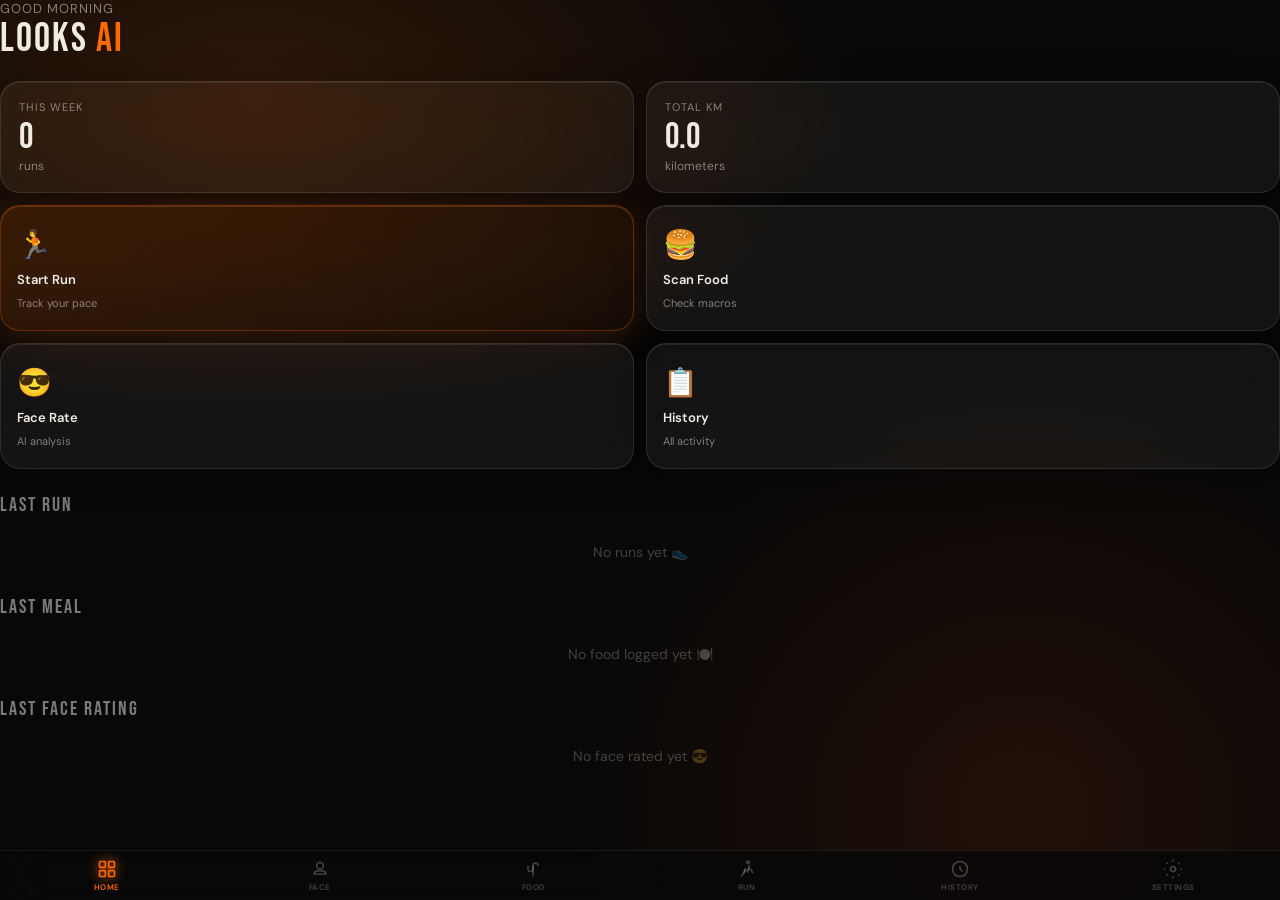
<file: index (6).html>
<!DOCTYPE html>
<html lang="en">
<head>
<meta charset="UTF-8">
<meta name="viewport" content="width=device-width, initial-scale=1.0, viewport-fit=cover">
<meta name="apple-mobile-web-app-capable" content="yes">
<meta name="apple-mobile-web-app-status-bar-style" content="black-translucent">
<meta name="apple-mobile-web-app-title" content="looks ai">
<meta name="theme-color" content="#0a0a0a">
<title>looks ai</title>
<link rel="preconnect" href="https://fonts.googleapis.com">
<link href="https://fonts.googleapis.com/css2?family=Bebas+Neue&family=DM+Sans:wght@300;400;500;600&family=JetBrains+Mono:wght@400;600&display=swap" rel="stylesheet">
<style>
:root{--orange:#ff6a00;--orange-dim:rgba(255,106,0,0.12);--black:#080808;--glass:rgba(255,255,255,0.05);--glass-border:rgba(255,255,255,0.10);--text:#f0ece4;--text-dim:rgba(240,236,228,0.5);--text-faint:rgba(240,236,228,0.25);--safe-bottom:env(safe-area-inset-bottom,0px);--safe-top:env(safe-area-inset-top,0px);}
*{margin:0;padding:0;box-sizing:border-box;-webkit-tap-highlight-color:transparent;}
html,body{height:100%;background:var(--black);color:var(--text);font-family:'DM Sans',sans-serif;overflow:hidden;user-select:none;}
.bg{position:fixed;inset:0;z-index:0;background:radial-gradient(ellipse 80% 60% at 20% 10%,rgba(255,106,0,0.15) 0%,transparent 60%),radial-gradient(ellipse 60% 80% at 80% 90%,rgba(255,80,0,0.10) 0%,transparent 60%),#080808;}
#app{position:relative;z-index:1;height:100dvh;display:flex;flex-direction:column;}
.screen{display:none;flex:1;flex-direction:column;overflow-y:auto;overflow-x:hidden;padding:calc(var(--safe-top)+8px) 16px calc(65px + var(--safe-bottom));-webkit-overflow-scrolling:touch;scrollbar-width:none;}
.screen::-webkit-scrollbar{display:none;}
.screen.active{display:flex;}
.glass{background:var(--glass);border:1px solid var(--glass-border);border-radius:20px;backdrop-filter:blur(20px) saturate(1.5);-webkit-backdrop-filter:blur(20px) saturate(1.5);box-shadow:0 8px 32px rgba(0,0,0,0.4),inset 0 1px 0 rgba(255,255,255,0.08);}
.glass-orange{background:linear-gradient(135deg,rgba(255,106,0,0.15),rgba(255,106,0,0.05));border:1px solid rgba(255,106,0,0.3);border-radius:20px;backdrop-filter:blur(20px);-webkit-backdrop-filter:blur(20px);box-shadow:0 8px 32px rgba(255,106,0,0.15),inset 0 1px 0 rgba(255,150,50,0.2);}
.btn{display:flex;align-items:center;justify-content:center;gap:8px;padding:14px 24px;border-radius:14px;border:none;font-family:'DM Sans',sans-serif;font-size:15px;font-weight:600;cursor:pointer;transition:all 0.2s;}
.btn:active{transform:scale(0.96);}
.btn-primary{background:linear-gradient(135deg,var(--orange),#ff4500);color:#fff;box-shadow:0 4px 20px rgba(255,106,0,0.4);}
.btn-glass{background:var(--glass);border:1px solid var(--glass-border);color:var(--text);backdrop-filter:blur(10px);-webkit-backdrop-filter:blur(10px);}
.btn-save{background:linear-gradient(135deg,rgba(255,106,0,0.25),rgba(255,69,0,0.15));border:1px solid rgba(255,106,0,0.4);color:var(--orange);}
.btn-full{width:100%;}
.btn-row{display:flex;gap:10px;margin-bottom:14px;}
.input{width:100%;background:rgba(255,255,255,0.06);border:1px solid rgba(255,255,255,0.12);border-radius:12px;padding:14px 16px;color:var(--text);font-family:'DM Sans',sans-serif;font-size:15px;outline:none;transition:border-color 0.2s;}
.input:focus{border-color:var(--orange);}
.input::placeholder{color:var(--text-faint);}
nav{position:fixed;bottom:0;left:0;right:0;z-index:100;background:rgba(8,8,8,0.88);backdrop-filter:blur(30px) saturate(2);-webkit-backdrop-filter:blur(30px) saturate(2);border-top:1px solid rgba(255,255,255,0.08);padding-bottom:var(--safe-bottom);}
.nav-inner{display:flex;align-items:center;}
.nav-item{flex:1;display:flex;flex-direction:column;align-items:center;gap:3px;padding:8px 0 8px;cursor:pointer;color:var(--text-faint);font-size:8px;font-weight:600;letter-spacing:0.5px;text-transform:uppercase;transition:color 0.2s;}
.nav-item svg{width:20px;height:20px;}
.nav-item.active{color:var(--orange);}
.nav-item.active svg{filter:drop-shadow(0 0 6px var(--orange));}
.dash-header{margin-bottom:20px;}
.dash-greeting{font-size:13px;color:var(--text-dim);letter-spacing:1px;text-transform:uppercase;}
.dash-title{font-family:'Bebas Neue',sans-serif;font-size:40px;letter-spacing:2px;line-height:1.1;}
.dash-title span{color:var(--orange);}
.stat-row{display:grid;grid-template-columns:1fr 1fr;gap:12px;margin-bottom:12px;}
.stat-card{padding:18px;}
.stat-label{font-size:11px;color:var(--text-dim);letter-spacing:1px;text-transform:uppercase;margin-bottom:6px;}
.stat-val{font-family:'Bebas Neue',sans-serif;font-size:36px;line-height:1;}
.stat-unit{font-size:12px;color:var(--text-dim);margin-top:2px;}
.quick-actions{display:grid;grid-template-columns:1fr 1fr;gap:12px;margin-bottom:20px;}
.quick-btn{padding:20px 16px;display:flex;flex-direction:column;gap:8px;cursor:pointer;transition:transform 0.2s;}
.quick-btn:active{transform:scale(0.97);}
.quick-icon{font-size:28px;}
.quick-label{font-size:13px;font-weight:600;}
.quick-sub{font-size:11px;color:var(--text-dim);}
.section-title{font-family:'Bebas Neue',sans-serif;font-size:20px;letter-spacing:2px;color:var(--text-dim);margin-bottom:10px;margin-top:4px;}
.dash-card{padding:16px;margin-bottom:10px;}
.dash-card-header{display:flex;align-items:center;gap:10px;margin-bottom:10px;}
.dash-card-icon{font-size:20px;}
.dash-card-title{font-size:13px;font-weight:600;}
.dash-card-time{font-size:11px;color:var(--text-dim);margin-left:auto;}
.page-header{margin-bottom:20px;}
.page-tag{font-size:11px;color:var(--orange);letter-spacing:2px;text-transform:uppercase;margin-bottom:4px;}
.page-title{font-family:'Bebas Neue',sans-serif;font-size:36px;letter-spacing:2px;line-height:1;}
.upload-area{border:2px dashed rgba(255,106,0,0.3);border-radius:20px;padding:36px 20px;display:flex;flex-direction:column;align-items:center;gap:14px;cursor:pointer;transition:all 0.3s;background:var(--orange-dim);margin-bottom:14px;}
.upload-area:active{border-color:var(--orange);}
.upload-preview{width:100%;border-radius:16px;max-height:280px;object-fit:cover;display:none;}
.upload-icon{font-size:44px;opacity:0.6;}
.upload-text{font-size:14px;color:var(--text-dim);text-align:center;}
.face-result-card{display:none;flex-direction:column;padding:24px;margin-bottom:14px;}
.face-verdict{font-family:'Bebas Neue',sans-serif;font-size:22px;letter-spacing:2px;color:var(--orange);margin-bottom:12px;}
.face-text{font-size:15px;color:var(--text);line-height:1.75;}
.face-score-row{display:flex;align-items:baseline;gap:6px;margin-top:16px;padding-top:16px;border-top:1px solid rgba(255,255,255,0.06);}
.photo-editor{display:none;margin-bottom:14px;border-radius:20px;overflow:hidden;border:1px solid var(--glass-border);background:#000;}
.editor-canvas-wrap{width:100%;display:flex;align-items:center;justify-content:center;min-height:220px;background:#000;}
#edit-canvas{max-width:100%;display:block;touch-action:none;}
.editor-toolbar{display:flex;gap:8px;padding:12px;overflow-x:auto;scrollbar-width:none;background:rgba(0,0,0,0.7);}
.editor-toolbar::-webkit-scrollbar{display:none;}
.edit-btn{flex-shrink:0;padding:8px 14px;border-radius:10px;border:1px solid rgba(255,255,255,0.12);background:transparent;color:var(--text-dim);font-family:'DM Sans',sans-serif;font-size:12px;font-weight:600;cursor:pointer;white-space:nowrap;}
.edit-btn.active,.edit-btn:active{background:rgba(255,106,0,0.2);border-color:rgba(255,106,0,0.5);color:var(--orange);}
.edit-slider-row{display:flex;align-items:center;gap:10px;padding:8px 14px;background:rgba(0,0,0,0.5);}
.edit-slider-row label{font-size:10px;color:var(--text-dim);width:76px;flex-shrink:0;text-transform:uppercase;letter-spacing:1px;}
.edit-slider-row input[type=range]{flex:1;accent-color:var(--orange);}
.edit-slider-val{font-family:'JetBrains Mono',monospace;font-size:10px;color:var(--orange);width:30px;text-align:right;}
.editor-confirm-row{display:flex;gap:8px;padding:10px 12px;background:rgba(0,0,0,0.5);}
.macro-grid{display:grid;grid-template-columns:1fr 1fr;gap:10px;margin-bottom:10px;}
.macro-card{padding:16px;display:flex;flex-direction:column;gap:4px;}
.macro-val{font-family:'Bebas Neue',sans-serif;font-size:32px;}
.macro-name{font-size:11px;color:var(--text-dim);letter-spacing:1px;text-transform:uppercase;}
.macro-unit{font-size:11px;color:var(--orange);}
.food-tabs{display:flex;gap:8px;margin-bottom:14px;}
.food-tab{flex:1;padding:10px;border-radius:12px;border:1px solid rgba(255,255,255,0.1);background:transparent;color:var(--text-dim);font-family:'DM Sans',sans-serif;font-size:13px;font-weight:600;cursor:pointer;text-align:center;transition:all 0.2s;}
.food-tab.active{background:rgba(255,106,0,0.15);border-color:rgba(255,106,0,0.4);color:var(--orange);}
.run-stats{display:grid;grid-template-columns:1fr 1fr 1fr;gap:10px;margin-bottom:14px;}
.run-stat{padding:16px 10px;text-align:center;}
.run-stat-val{font-family:'Bebas Neue',sans-serif;font-size:28px;}
.run-stat-label{font-size:10px;color:var(--text-dim);letter-spacing:1px;text-transform:uppercase;margin-top:2px;}
.run-btn-wrap{display:flex;gap:12px;margin-bottom:16px;}
.run-btn-main{flex:1;padding:20px;border-radius:20px;border:none;font-family:'Bebas Neue',sans-serif;font-size:24px;letter-spacing:2px;cursor:pointer;transition:transform 0.2s;}
.run-btn-main:active{transform:scale(0.97);}
.run-btn-main.start{background:linear-gradient(135deg,var(--orange),#ff4500);color:#fff;box-shadow:0 4px 24px rgba(255,106,0,0.4);}
.run-btn-main.stop{background:rgba(255,50,50,0.2);border:1px solid rgba(255,50,50,0.4);color:#ff5555;}
.run-btn-main.pause{background:var(--glass);border:1px solid var(--glass-border);color:var(--text);}
.run-map{border-radius:20px;background:rgba(255,255,255,0.03);border:1px solid var(--glass-border);height:150px;display:flex;align-items:center;justify-content:center;flex-direction:column;gap:8px;margin-bottom:14px;}
.run-map-label{font-size:11px;color:var(--text-faint);letter-spacing:1px;text-align:center;padding:0 12px;}
.run-active-dot{width:12px;height:12px;border-radius:50%;background:var(--orange);box-shadow:0 0 12px var(--orange);animation:pulse 1.5s infinite;}
@keyframes pulse{0%,100%{opacity:1;transform:scale(1)}50%{opacity:0.5;transform:scale(1.4)}}
.past-run{padding:16px;display:flex;align-items:center;gap:14px;margin-bottom:10px;}
.past-run-info{flex:1;}
.past-run-title{font-size:14px;font-weight:600;}
.past-run-sub{font-size:12px;color:var(--text-dim);margin-top:2px;}
.filter-row{display:flex;gap:8px;margin-bottom:16px;overflow-x:auto;padding-bottom:4px;scrollbar-width:none;}
.filter-row::-webkit-scrollbar{display:none;}
.filter-chip{flex-shrink:0;padding:8px 16px;border-radius:20px;border:1px solid rgba(255,255,255,0.1);background:transparent;color:var(--text-dim);font-family:'DM Sans',sans-serif;font-size:12px;font-weight:600;cursor:pointer;transition:all 0.2s;}
.filter-chip.active{background:rgba(255,106,0,0.15);border-color:rgba(255,106,0,0.4);color:var(--orange);}
.history-item{padding:16px;margin-bottom:10px;display:flex;align-items:center;gap:14px;}
.history-icon{font-size:24px;width:36px;text-align:center;}
.history-info{flex:1;min-width:0;}
.history-title{font-size:14px;font-weight:600;white-space:nowrap;overflow:hidden;text-overflow:ellipsis;}
.history-sub{font-size:12px;color:var(--text-dim);margin-top:3px;}
.history-val{font-family:'Bebas Neue',sans-serif;font-size:22px;color:var(--orange);text-align:right;}
.history-val-sub{font-size:10px;color:var(--text-dim);text-align:right;}
.settings-section{margin-bottom:24px;}
.settings-section-title{font-size:11px;color:var(--text-faint);letter-spacing:2px;text-transform:uppercase;margin-bottom:10px;}
.settings-row{padding:16px;margin-bottom:8px;display:flex;align-items:center;gap:14px;cursor:pointer;}
.settings-icon{font-size:20px;width:32px;text-align:center;}
.settings-info{flex:1;}
.settings-label{font-size:14px;font-weight:500;}
.settings-val{font-size:12px;color:var(--text-dim);margin-top:2px;font-family:'JetBrains Mono',monospace;}
.loader{display:none;flex-direction:column;align-items:center;gap:16px;padding:32px;}
.loader.active{display:flex;}
.spinner{width:36px;height:36px;border:3px solid rgba(255,106,0,0.2);border-top-color:var(--orange);border-radius:50%;animation:spin 0.8s linear infinite;}
@keyframes spin{to{transform:rotate(360deg)}}
.loader-text{font-size:13px;color:var(--text-dim);letter-spacing:1px;}
.toast{position:fixed;top:calc(var(--safe-top)+16px);left:50%;transform:translateX(-50%) translateY(-20px);background:rgba(20,20,20,0.95);border:1px solid rgba(255,255,255,0.1);padding:12px 20px;border-radius:12px;font-size:13px;color:var(--text);backdrop-filter:blur(20px);opacity:0;transition:all 0.3s;pointer-events:none;white-space:nowrap;z-index:999;}
.toast.show{opacity:1;transform:translateX(-50%) translateY(0);}
.modal-overlay{position:fixed;inset:0;z-index:200;background:rgba(0,0,0,0.7);backdrop-filter:blur(10px);display:none;align-items:flex-end;}
.modal-overlay.show{display:flex;}
.modal{width:100%;padding:28px;padding-bottom:calc(28px + var(--safe-bottom));border-radius:28px 28px 0 0;background:rgba(16,16,16,0.97);border-top:1px solid rgba(255,255,255,0.1);max-height:90dvh;overflow-y:auto;}
.modal-title{font-family:'Bebas Neue',sans-serif;font-size:26px;letter-spacing:2px;margin-bottom:16px;}
.modal-body{display:flex;flex-direction:column;gap:12px;}
.login-label{font-size:12px;color:var(--text-dim);letter-spacing:1px;text-transform:uppercase;margin-bottom:4px;display:block;}
@keyframes fadeUp{from{opacity:0;transform:translateY(20px)}to{opacity:1;transform:translateY(0)}}
.fade-up{animation:fadeUp 0.4s ease forwards;}
input[type=file]{display:none;}
.empty-state{text-align:center;padding:28px 20px;color:var(--text-faint);font-size:14px;}
</style>
</head>
<body>
<div class="bg"></div>
<div id="app">

<!-- DASHBOARD -->
<div id="screen-dash" class="screen active">
  <div class="dash-header fade-up">
    <div class="dash-greeting">GOOD <span id="time-of-day">MORNING</span></div>
    <div class="dash-title">looks <span>ai</span></div>
  </div>
  <div class="stat-row">
    <div class="stat-card glass"><div class="stat-label">This week</div><div class="stat-val" id="dash-runs">0</div><div class="stat-unit">runs</div></div>
    <div class="stat-card glass"><div class="stat-label">Total km</div><div class="stat-val" id="dash-km">0.0</div><div class="stat-unit">kilometers</div></div>
  </div>
  <div class="quick-actions">
    <div class="quick-btn glass-orange" onclick="goTo('run')"><div class="quick-icon">🏃</div><div class="quick-label">Start Run</div><div class="quick-sub">Track your pace</div></div>
    <div class="quick-btn glass" onclick="goTo('food')"><div class="quick-icon">🍔</div><div class="quick-label">Scan Food</div><div class="quick-sub">Check macros</div></div>
    <div class="quick-btn glass" onclick="goTo('face')"><div class="quick-icon">😎</div><div class="quick-label">Face Rate</div><div class="quick-sub">AI analysis</div></div>
    <div class="quick-btn glass" onclick="goTo('history')"><div class="quick-icon">📋</div><div class="quick-label">History</div><div class="quick-sub">All activity</div></div>
  </div>
  <div class="section-title">LAST RUN</div>
  <div id="dash-last-run" style="margin-bottom:14px"><div class="empty-state" style="padding:16px">No runs yet 👟</div></div>
  <div class="section-title">LAST MEAL</div>
  <div id="dash-last-food" style="margin-bottom:14px"><div class="empty-state" style="padding:16px">No food logged yet 🍽️</div></div>
  <div class="section-title">LAST FACE RATING</div>
  <div id="dash-last-face" style="margin-bottom:24px"><div class="empty-state" style="padding:16px">No face rated yet 😎</div></div>
</div>

<!-- FACE RATER -->
<div id="screen-face" class="screen">
  <div class="page-header fade-up"><div class="page-tag">BRUTAL HONESTY</div><div class="page-title">FACE RATER</div></div>
  <div class="upload-area" id="face-upload-area" onclick="document.getElementById('face-input').click()">
    <img id="face-preview" class="upload-preview" alt="">
    <div id="face-icon" class="upload-icon">📸</div>
    <div id="face-upload-text" class="upload-text">Tap to take or choose a photo</div>
  </div>
  <input type="file" id="face-input" accept="image/*" onchange="handleFaceImage(this)">
  <div class="loader" id="face-loader"><div class="spinner"></div><div class="loader-text">BEING BRUTALLY HONEST...</div></div>
  <div class="face-result-card glass" id="face-result-card">
    <div class="face-verdict" id="face-verdict">VERDICT</div>
    <div class="face-text" id="face-text"></div>
    <div class="face-score-row">
      <span style="font-family:'Bebas Neue',sans-serif;font-size:52px;color:var(--orange);filter:drop-shadow(0 0 12px var(--orange))" id="face-score">--</span>
      <span style="font-size:14px;color:var(--text-dim)">/ 10</span>
    </div>
  </div>
  <div id="face-save-row" class="btn-row" style="display:none">
    <button class="btn btn-save btn-full" id="face-save-btn" onclick="saveFaceResult()">💾 SAVE TO HISTORY</button>
  </div>
  <button class="btn btn-glass btn-full" style="margin-bottom:16px" onclick="resetFace()">TRY ANOTHER PHOTO</button>
</div>

<!-- FOOD SCANNER -->
<div id="screen-food" class="screen">
  <div class="page-header fade-up"><div class="page-tag">AI POWERED</div><div class="page-title">FOOD SCANNER</div></div>
  <div class="food-tabs">
    <button class="food-tab active" id="tab-scan" onclick="switchFoodTab('scan')">📸 Scan Photo</button>
    <button class="food-tab" id="tab-manual" onclick="switchFoodTab('manual')">✏️ Add Manually</button>
  </div>
  <div id="food-scan-panel">
    <div class="upload-area" id="food-upload-area" onclick="document.getElementById('food-input').click()">
      <img id="food-preview" class="upload-preview" alt="">
      <div id="food-icon" class="upload-icon">🍽️</div>
      <div id="food-upload-text" class="upload-text">Tap to photograph your food</div>
    </div>
    <input type="file" id="food-input" accept="image/*" onchange="handleFoodImage(this)">
    <div class="photo-editor" id="food-editor">
      <div class="editor-canvas-wrap"><canvas id="edit-canvas"></canvas></div>
      <div class="editor-toolbar">
        <button class="edit-btn" onclick="rotatePhoto(-90)">↺ Rotate L</button>
        <button class="edit-btn" onclick="rotatePhoto(90)">↻ Rotate R</button>
        <button class="edit-btn" onclick="flipPhoto('h')">↔ Flip H</button>
        <button class="edit-btn" onclick="flipPhoto('v')">↕ Flip V</button>
        <button class="edit-btn" id="crop-btn" onclick="toggleCrop()">✂ Crop</button>
      </div>
      <div class="edit-slider-row"><label>Brightness</label><input type="range" min="-100" max="100" value="0" id="sl-brightness" oninput="applyFilters()"><span class="edit-slider-val" id="sv-brightness">0</span></div>
      <div class="edit-slider-row"><label>Contrast</label><input type="range" min="-100" max="100" value="0" id="sl-contrast" oninput="applyFilters()"><span class="edit-slider-val" id="sv-contrast">0</span></div>
      <div class="edit-slider-row"><label>Saturation</label><input type="range" min="-100" max="100" value="0" id="sl-saturation" oninput="applyFilters()"><span class="edit-slider-val" id="sv-saturation">0</span></div>
      <div class="editor-confirm-row">
        <button class="btn btn-primary btn-full" onclick="confirmEdit()">USE THIS PHOTO</button>
        <button class="btn btn-glass" style="min-width:88px" onclick="cancelEdit()">CANCEL</button>
      </div>
    </div>
    <div class="loader" id="food-loader"><div class="spinner"></div><div class="loader-text">SCANNING FOOD...</div></div>
  </div>
  <div id="food-manual-panel" style="display:none">
    <div class="glass" style="padding:20px;display:flex;flex-direction:column;gap:12px;margin-bottom:14px">
      <input class="input" type="text" id="manual-name" placeholder="Food name (e.g. Chicken & Rice)">
      <div style="display:grid;grid-template-columns:1fr 1fr;gap:10px">
        <div><label class="login-label">Calories (kcal)</label><input class="input" type="number" id="manual-cal" placeholder="450"></div>
        <div><label class="login-label">Protein (g)</label><input class="input" type="number" id="manual-pro" placeholder="32"></div>
        <div><label class="login-label">Carbs (g)</label><input class="input" type="number" id="manual-carb" placeholder="45"></div>
        <div><label class="login-label">Fat (g)</label><input class="input" type="number" id="manual-fat" placeholder="12"></div>
      </div>
      <button class="btn btn-primary btn-full" onclick="saveManualFood()">💾 SAVE MEAL</button>
    </div>
  </div>
  <div id="food-result" style="display:none">
    <div class="glass" style="padding:18px;margin-bottom:12px"><div style="font-size:17px;font-weight:600;margin-bottom:4px" id="food-name"></div><div style="font-size:13px;color:var(--text-dim);line-height:1.6" id="food-desc"></div></div>
    <div class="macro-grid">
      <div class="macro-card glass-orange"><div class="macro-val" id="macro-cal">--</div><div class="macro-name">Calories</div><div class="macro-unit">kcal</div></div>
      <div class="macro-card glass"><div class="macro-val" id="macro-pro">--</div><div class="macro-name">Protein</div><div class="macro-unit">grams</div></div>
      <div class="macro-card glass"><div class="macro-val" id="macro-carb">--</div><div class="macro-name">Carbs</div><div class="macro-unit">grams</div></div>
      <div class="macro-card glass"><div class="macro-val" id="macro-fat">--</div><div class="macro-name">Fat</div><div class="macro-unit">grams</div></div>
    </div>
    <div class="glass" style="padding:16px;margin-top:4px;margin-bottom:12px"><div style="font-size:11px;color:var(--orange);letter-spacing:1px;text-transform:uppercase;margin-bottom:8px">HEALTH TIPS</div><div style="font-size:13px;color:var(--text-dim);line-height:1.6" id="food-tips"></div></div>
    <div class="btn-row"><button class="btn btn-save btn-full" id="food-save-btn" onclick="saveFoodResult()">💾 SAVE TO HISTORY</button></div>
  </div>
  <button class="btn btn-glass btn-full" style="margin-bottom:16px" onclick="resetFood()">SCAN ANOTHER</button>
</div>

<!-- RUN TRACKER -->
<div id="screen-run" class="screen">
  <div class="page-header fade-up"><div class="page-tag">GPS TRACKING</div><div class="page-title">RUN TRACKER</div></div>
  <div class="run-stats">
    <div class="run-stat glass"><div class="run-stat-val" id="run-dist">0.00</div><div class="run-stat-label">KM</div></div>
    <div class="run-stat glass"><div class="run-stat-val" id="run-time">00:00</div><div class="run-stat-label">TIME</div></div>
    <div class="run-stat glass"><div class="run-stat-val" id="run-pace">--:--</div><div class="run-stat-label">PACE/KM</div></div>
  </div>
  <div class="run-map" id="run-map">
    <div class="run-active-dot" id="run-dot" style="display:none"></div>
    <div style="font-size:28px" id="run-map-icon">🗺️</div>
    <div class="run-map-label" id="run-map-label">GPS WILL ACTIVATE ON START</div>
  </div>
  <div class="run-btn-wrap"><button class="run-btn-main start btn-full" id="run-btn" onclick="toggleRun()">START RUN</button></div>
  <div class="glass" style="padding:16px;margin-bottom:14px">
    <div style="display:flex;justify-content:space-between;margin-bottom:8px"><div style="font-size:12px;color:var(--text-dim);letter-spacing:1px;text-transform:uppercase">Calories Burned</div><div style="font-family:'Bebas Neue',sans-serif;font-size:20px;color:var(--orange)" id="run-cal">0</div></div>
    <div style="display:flex;justify-content:space-between"><div style="font-size:12px;color:var(--text-dim);letter-spacing:1px;text-transform:uppercase">Avg Speed</div><div style="font-family:'Bebas Neue',sans-serif;font-size:20px" id="run-speed">0.0 km/h</div></div>
  </div>
  <div id="run-save-row" style="display:none;margin-bottom:14px">
    <div class="glass" style="padding:18px;margin-bottom:10px" id="run-summary-card"></div>
    <div class="btn-row">
      <button class="btn btn-save btn-full" onclick="saveRunResult()">💾 SAVE RUN</button>
      <button class="btn btn-glass" style="min-width:90px" onclick="discardRun()">DISCARD</button>
    </div>
  </div>
  <div class="section-title">PAST RUNS</div>
  <div id="past-runs-list"><div class="empty-state">No runs saved yet 🏃</div></div>
</div>

<!-- HISTORY -->
<div id="screen-history" class="screen">
  <div class="page-header fade-up"><div class="page-tag">YOUR ACTIVITY</div><div class="page-title">HISTORY</div></div>
  <div class="filter-row">
    <button class="filter-chip active" onclick="filterHistory('all',this)">All</button>
    <button class="filter-chip" onclick="filterHistory('run',this)">🏃 Runs</button>
    <button class="filter-chip" onclick="filterHistory('food',this)">🍽️ Food</button>
    <button class="filter-chip" onclick="filterHistory('face',this)">😎 Face</button>
  </div>
  <div id="history-list"><div class="empty-state">Nothing saved yet</div></div>
</div>

<!-- SETTINGS -->
<div id="screen-settings" class="screen">
  <div class="page-header fade-up"><div class="page-tag">CONFIGURATION</div><div class="page-title">SETTINGS</div></div>
  <div class="settings-section">
    <div class="settings-section-title">AI</div>
    <div class="settings-row glass" onclick="editApiKey()"><div class="settings-icon">🤖</div><div class="settings-info"><div class="settings-label">Groq API Key</div><div class="settings-val" id="api-key-display">Tap to update</div></div><div style="color:var(--orange);font-size:20px">›</div></div>
  </div>
  <div class="settings-section">
    <div class="settings-section-title">Data</div>
    <div class="settings-row glass" onclick="clearData()"><div class="settings-icon">🗑️</div><div class="settings-info"><div class="settings-label">Clear All Data</div><div class="settings-val">Resets all history</div></div><div style="color:var(--orange);font-size:20px">›</div></div>
  </div>
  <div class="settings-section">
    <div class="settings-section-title">App</div>
    <div class="settings-row glass"><div class="settings-icon">📱</div><div class="settings-info"><div class="settings-label">Version</div><div class="settings-val">looks ai v3.0.0</div></div></div>
  </div>
</div>

</div>

<nav id="nav">
  <div class="nav-inner">
    <div class="nav-item active" id="nav-dash" onclick="goTo('dash')"><svg viewBox="0 0 24 24" fill="none" stroke="currentColor" stroke-width="2"><rect x="3" y="3" width="7" height="7" rx="1"/><rect x="14" y="3" width="7" height="7" rx="1"/><rect x="3" y="14" width="7" height="7" rx="1"/><rect x="14" y="14" width="7" height="7" rx="1"/></svg>HOME</div>
    <div class="nav-item" id="nav-face" onclick="goTo('face')"><svg viewBox="0 0 24 24" fill="none" stroke="currentColor" stroke-width="2"><circle cx="12" cy="8" r="4"/><path d="M12 14c-4.5 0-7 2-7 3v1h14v-1c0-1-2.5-3-7-3z"/></svg>FACE</div>
    <div class="nav-item" id="nav-food" onclick="goTo('food')"><svg viewBox="0 0 24 24" fill="none" stroke="currentColor" stroke-width="2"><path d="M18 8c0-4-6-4-6 0v13"/><path d="M6 8v4a3 3 0 006 0V8"/></svg>FOOD</div>
    <div class="nav-item" id="nav-run" onclick="goTo('run')"><svg viewBox="0 0 24 24" fill="none" stroke="currentColor" stroke-width="2"><circle cx="13" cy="4" r="1.5"/><path d="M8 17l2-5 3 3 2-8"/><path d="M5 21l3-4 2-4"/><path d="M19 17l-2-4-4-2"/></svg>RUN</div>
    <div class="nav-item" id="nav-history" onclick="goTo('history')"><svg viewBox="0 0 24 24" fill="none" stroke="currentColor" stroke-width="2"><path d="M12 8v4l3 3"/><circle cx="12" cy="12" r="9"/></svg>HISTORY</div>
    <div class="nav-item" id="nav-settings" onclick="goTo('settings')"><svg viewBox="0 0 24 24" fill="none" stroke="currentColor" stroke-width="2"><circle cx="12" cy="12" r="3"/><path d="M12 1v2M12 21v2M4.22 4.22l1.42 1.42M18.36 18.36l1.42 1.42M1 12h2M21 12h2M4.22 19.78l1.42-1.42M18.36 5.64l1.42-1.42"/></svg>SETTINGS</div>
  </div>
</nav>

<div class="modal-overlay" id="modal-apikey">
  <div class="modal">
    <div class="modal-title">GROQ API KEY</div>
    <div class="modal-body">
      <div style="font-size:13px;color:var(--text-dim);line-height:1.6">Stored only on your device.</div>
      <input class="input" type="password" id="api-key-input" placeholder="gsk_...">
      <button class="btn btn-primary btn-full" onclick="saveApiKey()">SAVE KEY</button>
      <button class="btn btn-glass btn-full" onclick="closeModal('modal-apikey')">CANCEL</button>
    </div>
  </div>
</div>
<div class="toast" id="toast"></div>

<script>
const GROQ_KEY_DEFAULT='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';
const S={
  get apiKey(){return localStorage.getItem('apex_apikey')||GROQ_KEY_DEFAULT;},
  get runs(){try{return JSON.parse(localStorage.getItem('apex_runs')||'[]');}catch(e){return[];}},
  get foods(){try{return JSON.parse(localStorage.getItem('apex_foods')||'[]');}catch(e){return[];}},
  get faces(){try{return JSON.parse(localStorage.getItem('apex_faces')||'[]');}catch(e){return[];}},
  saveRun(r){const a=this.runs;a.unshift(r);localStorage.setItem('apex_runs',JSON.stringify(a));},
  saveFood(f){const a=this.foods;a.unshift(f);localStorage.setItem('apex_foods',JSON.stringify(a.slice(0,50)));},
  saveFace(f){const a=this.faces;a.unshift(f);localStorage.setItem('apex_faces',JSON.stringify(a.slice(0,50)));},
  clearAll(){['apex_runs','apex_foods','apex_faces'].forEach(k=>localStorage.setItem(k,'[]'));}
};

function goTo(s){
  document.querySelectorAll('.screen').forEach(x=>x.classList.remove('active'));
  document.querySelectorAll('.nav-item').forEach(x=>x.classList.remove('active'));
  document.getElementById('screen-'+s).classList.add('active');
  const n=document.getElementById('nav-'+s);if(n)n.classList.add('active');
  if(s==='dash')updateDash();
  if(s==='run')updatePastRuns();
  if(s==='history')renderHistory('all');
  if(s==='settings')updateSettingsDisplay();
}

function setTimeOfDay(){const h=new Date().getHours();document.getElementById('time-of-day').textContent=h<12?'MORNING':h<17?'AFTERNOON':'EVENING';}

function updateDash(){
  const runs=S.runs,weekAgo=Date.now()-7*24*60*60*1000,wr=runs.filter(r=>new Date(r.date)>weekAgo);
  document.getElementById('dash-runs').textContent=wr.length;
  document.getElementById('dash-km').textContent=wr.reduce((a,b)=>a+(b.distance||0),0).toFixed(1);
  const lrEl=document.getElementById('dash-last-run');
  if(runs.length){const r=runs[0];lrEl.innerHTML=`<div class="dash-card glass"><div class="dash-card-header"><div class="dash-card-icon">🏃</div><div class="dash-card-title">Last Run</div><div class="dash-card-time">${fmtDate(r.date)}</div></div><div style="display:flex;gap:14px;flex-wrap:wrap"><div><span style="font-family:'Bebas Neue',sans-serif;font-size:26px;color:var(--orange)">${r.distance.toFixed(2)}</span><span style="font-size:11px;color:var(--text-dim)"> km</span></div><div><span style="font-family:'Bebas Neue',sans-serif;font-size:26px">${r.duration}</span><span style="font-size:11px;color:var(--text-dim)"> time</span></div><div><span style="font-family:'Bebas Neue',sans-serif;font-size:26px">${r.pace}</span><span style="font-size:11px;color:var(--text-dim)"> /km</span></div><div><span style="font-family:'Bebas Neue',sans-serif;font-size:26px">${r.speed||'--'}</span><span style="font-size:11px;color:var(--text-dim)"> km/h</span></div></div></div>`;}
  else lrEl.innerHTML='<div class="empty-state" style="padding:16px">No runs yet 👟</div>';
  const lfEl=document.getElementById('dash-last-food'),foods=S.foods;
  if(foods.length){const f=foods[0];lfEl.innerHTML=`<div class="dash-card glass"><div class="dash-card-header"><div class="dash-card-icon">🍽️</div><div class="dash-card-title">${f.name||'Meal'}</div><div class="dash-card-time">${fmtDate(f.date)}</div></div><div style="display:grid;grid-template-columns:repeat(4,1fr);gap:8px;text-align:center"><div><div style="font-family:'Bebas Neue',sans-serif;font-size:22px;color:var(--orange)">${f.calories||'--'}</div><div style="font-size:10px;color:var(--text-dim)">KCAL</div></div><div><div style="font-family:'Bebas Neue',sans-serif;font-size:22px">${f.protein||'--'}</div><div style="font-size:10px;color:var(--text-dim)">PROTEIN</div></div><div><div style="font-family:'Bebas Neue',sans-serif;font-size:22px">${f.carbs||'--'}</div><div style="font-size:10px;color:var(--text-dim)">CARBS</div></div><div><div style="font-family:'Bebas Neue',sans-serif;font-size:22px">${f.fat||'--'}</div><div style="font-size:10px;color:var(--text-dim)">FAT</div></div></div></div>`;}
  else lfEl.innerHTML='<div class="empty-state" style="padding:16px">No food logged yet 🍽️</div>';
  const ffEl=document.getElementById('dash-last-face'),faces=S.faces;
  if(faces.length){const f=faces[0];ffEl.innerHTML=`<div class="dash-card glass"><div class="dash-card-header"><div class="dash-card-icon">😎</div><div class="dash-card-title">${f.verdict||'Face Rating'}</div><div class="dash-card-time">${fmtDate(f.date)}</div></div><div style="display:flex;align-items:baseline;gap:8px;margin-bottom:8px"><span style="font-family:'Bebas Neue',sans-serif;font-size:52px;color:var(--orange);filter:drop-shadow(0 0 12px var(--orange))">${f.score}</span><span style="font-size:14px;color:var(--text-dim)">/ 10</span></div><div style="font-size:13px;color:var(--text-dim);line-height:1.5">${f.text||''}</div></div>`;}
  else ffEl.innerHTML='<div class="empty-state" style="padding:16px">No face rated yet 😎</div>';
}

// FACE
let pendingFace=null;
function handleFaceImage(input){
  if(!input.files[0])return;
  const reader=new FileReader();
  reader.onload=e=>{
    const src=e.target.result;
    document.getElementById('face-preview').src=src;
    document.getElementById('face-preview').style.display='block';
    document.getElementById('face-icon').style.display='none';
    document.getElementById('face-upload-text').style.display='none';
    document.getElementById('face-result-card').style.display='none';
    document.getElementById('face-save-row').style.display='none';
    analyzeFace(src);
  };
  reader.readAsDataURL(input.files[0]);
}

async function analyzeFace(imageData){
  document.getElementById('face-loader').classList.add('active');
  try{
    const res=await fetch('https://api.groq.com/openai/v1/chat/completions',{
      method:'POST',
      headers:{'Content-Type':'application/json','Authorization':'Bearer '+S.apiKey},
      body:JSON.stringify({
        model:'meta-llama/llama-4-scout-17b-16e-instruct',
        max_tokens:400,
        messages:[{role:'user',content:[
          {type:'image_url',image_url:{url:imageData}},
          {type:'text',text:`Rate this person's attractiveness out of 10. Be encouraging and generous — most people who take selfies and care about their appearance are in the 6.5 to 8.5 range. A 7 means genuinely good looking. An 8 means very attractive. Only go below 6.5 if there are clear reasons. Lean toward the higher end when in doubt.

In about 50 words: highlight 2-3 things that look good, then mention 1 small thing they could tweak (grooming, skincare, style). Keep the tone warm and motivating.

Respond ONLY in this exact JSON format, no markdown, no backticks:
{"score":7.5,"verdict":"ATTRACTIVE","text":"Your warm 50-word assessment here."}

verdict must be exactly one of: STUNNING, VERY ATTRACTIVE, ATTRACTIVE, ABOVE AVERAGE, AVERAGE, BELOW AVERAGE`}
        ]}]
      })
    });
    const data=await res.json();
    if(data.error)throw new Error(data.error.message);
    const raw=data.choices[0].message.content.replace(/```json|```/g,'').trim();
    const json=JSON.parse(raw);
    pendingFace={...json,date:new Date().toISOString()};
    document.getElementById('face-verdict').textContent=json.verdict||'--';
    document.getElementById('face-text').textContent=json.text||'';
    document.getElementById('face-score').textContent=typeof json.score==='number'?json.score.toFixed(1):json.score;
    document.getElementById('face-result-card').style.display='flex';
    document.getElementById('face-save-row').style.display='flex';
  }catch(e){showToast('Error: '+(e.message||'AI failed'));console.error(e);}
  finally{document.getElementById('face-loader').classList.remove('active');}
}

function saveFaceResult(){
  if(!pendingFace)return;
  S.saveFace(pendingFace);
  const btn=document.getElementById('face-save-btn');btn.textContent='✅ SAVED';btn.disabled=true;
  showToast('Face rating saved!');pendingFace=null;
}
function resetFace(){
  pendingFace=null;
  document.getElementById('face-preview').style.display='none';
  document.getElementById('face-preview').src='';
  document.getElementById('face-icon').style.display='block';
  document.getElementById('face-upload-text').style.display='block';
  document.getElementById('face-result-card').style.display='none';
  document.getElementById('face-save-row').style.display='none';
  document.getElementById('face-save-btn').textContent='💾 SAVE TO HISTORY';
  document.getElementById('face-save-btn').disabled=false;
  document.getElementById('face-input').value='';
}

// PHOTO EDITOR
let editImg=null,editRotation=0,editFlipH=false,editFlipV=false,cropMode=false,cropStart=null,cropRect=null;

function handleFoodImage(input){
  if(!input.files[0])return;
  const reader=new FileReader();
  reader.onload=e=>{
    const img=new Image();
    img.onload=()=>{
      editImg=img;editRotation=0;editFlipH=false;editFlipV=false;cropMode=false;cropRect=null;
      resetSliders();renderEditCanvas();
      document.getElementById('food-upload-area').style.display='none';
      document.getElementById('food-editor').style.display='block';
      document.getElementById('food-result').style.display='none';
    };
    img.src=e.target.result;
  };
  reader.readAsDataURL(input.files[0]);
}

function resetSliders(){['brightness','contrast','saturation'].forEach(k=>{document.getElementById('sl-'+k).value=0;document.getElementById('sv-'+k).textContent=0;});}

function renderEditCanvas(){
  if(!editImg)return;
  const canvas=document.getElementById('edit-canvas');
  const maxW=canvas.parentElement.clientWidth||340;
  const rotated=editRotation%180!==0;
  const srcW=rotated?editImg.naturalHeight:editImg.naturalWidth;
  const srcH=rotated?editImg.naturalWidth:editImg.naturalHeight;
  const scale=Math.min(maxW/srcW,300/srcH,1);
  canvas.width=srcW*scale;canvas.height=srcH*scale;
  const ctx=canvas.getContext('2d');
  ctx.save();ctx.translate(canvas.width/2,canvas.height/2);
  ctx.rotate(editRotation*Math.PI/180);
  ctx.scale(editFlipH?-1:1,editFlipV?-1:1);
  const dw=rotated?srcH*scale:srcW*scale;
  const dh=rotated?srcW*scale:srcH*scale;
  const br=parseInt(document.getElementById('sl-brightness').value);
  const co=parseInt(document.getElementById('sl-contrast').value);
  const sa=parseInt(document.getElementById('sl-saturation').value);
  ctx.filter='brightness('+(100+br)+'%) contrast('+(100+co)+'%) saturate('+(100+sa)+'%)';
  ctx.drawImage(editImg,-dw/2,-dh/2,dw,dh);
  ctx.restore();
  if(cropMode&&cropRect){
    ctx.strokeStyle='rgba(255,106,0,0.9)';ctx.lineWidth=2;ctx.setLineDash([6,3]);
    ctx.strokeRect(cropRect.x,cropRect.y,cropRect.w,cropRect.h);
    ctx.fillStyle='rgba(255,106,0,0.08)';ctx.fillRect(cropRect.x,cropRect.y,cropRect.w,cropRect.h);
  }
}

function applyFilters(){['brightness','contrast','saturation'].forEach(k=>{document.getElementById('sv-'+k).textContent=document.getElementById('sl-'+k).value;});renderEditCanvas();}
function rotatePhoto(deg){editRotation=(editRotation+deg+360)%360;renderEditCanvas();}
function flipPhoto(axis){if(axis==='h')editFlipH=!editFlipH;else editFlipV=!editFlipV;renderEditCanvas();}
function toggleCrop(){cropMode=!cropMode;cropRect=null;document.getElementById('crop-btn').classList.toggle('active',cropMode);renderEditCanvas();if(cropMode)showToast('Drag on image to crop');}

const editCanvas=document.getElementById('edit-canvas');
function getCP(e){const r=editCanvas.getBoundingClientRect(),s=e.touches?e.touches[0]:e;return{x:s.clientX-r.left,y:s.clientY-r.top};}
editCanvas.addEventListener('mousedown',e=>{if(!cropMode)return;cropStart=getCP(e);});
editCanvas.addEventListener('mousemove',e=>{if(!cropMode||!cropStart)return;const p=getCP(e);cropRect={x:Math.min(cropStart.x,p.x),y:Math.min(cropStart.y,p.y),w:Math.abs(p.x-cropStart.x),h:Math.abs(p.y-cropStart.y)};renderEditCanvas();});
editCanvas.addEventListener('mouseup',()=>{cropStart=null;});
editCanvas.addEventListener('touchstart',e=>{if(!cropMode)return;cropStart=getCP(e);},{passive:true});
editCanvas.addEventListener('touchmove',e=>{if(!cropMode||!cropStart)return;const p=getCP(e);cropRect={x:Math.min(cropStart.x,p.x),y:Math.min(cropStart.y,p.y),w:Math.abs(p.x-cropStart.x),h:Math.abs(p.y-cropStart.y)};renderEditCanvas();},{passive:true});
editCanvas.addEventListener('touchend',()=>{cropStart=null;});

function confirmEdit(){
  if(cropMode&&cropRect&&cropRect.w>5&&cropRect.h>5){
    const tmp=document.createElement('canvas');tmp.width=cropRect.w;tmp.height=cropRect.h;
    tmp.getContext('2d').drawImage(editCanvas,cropRect.x,cropRect.y,cropRect.w,cropRect.h,0,0,cropRect.w,cropRect.h);
    const ni=new Image();ni.onload=()=>{editImg=ni;editRotation=0;editFlipH=false;editFlipV=false;cropMode=false;cropRect=null;document.getElementById('crop-btn').classList.remove('active');renderEditCanvas();setTimeout(doConfirmEdit,50);};ni.src=tmp.toDataURL();
    return;
  }
  doConfirmEdit();
}
function doConfirmEdit(){
  const dataUrl=document.getElementById('edit-canvas').toDataURL('image/jpeg',0.92);
  document.getElementById('food-preview').src=dataUrl;
  document.getElementById('food-preview').style.display='block';
  document.getElementById('food-icon').style.display='none';
  document.getElementById('food-upload-text').style.display='none';
  document.getElementById('food-editor').style.display='none';
  document.getElementById('food-upload-area').style.display='flex';
  analyzeFood(dataUrl);
}
function cancelEdit(){
  editImg=null;
  document.getElementById('food-editor').style.display='none';
  document.getElementById('food-upload-area').style.display='flex';
  document.getElementById('food-input').value='';
}

// FOOD
let pendingFood=null;
function switchFoodTab(tab){
  document.getElementById('food-scan-panel').style.display=tab==='scan'?'block':'none';
  document.getElementById('food-manual-panel').style.display=tab==='manual'?'block':'none';
  document.getElementById('food-result').style.display='none';
  document.getElementById('tab-scan').classList.toggle('active',tab==='scan');
  document.getElementById('tab-manual').classList.toggle('active',tab==='manual');
}
async function analyzeFood(imageData){
  document.getElementById('food-loader').classList.add('active');
  try{
    const res=await fetch('https://api.groq.com/openai/v1/chat/completions',{
      method:'POST',headers:{'Content-Type':'application/json','Authorization':'Bearer '+S.apiKey},
      body:JSON.stringify({model:'meta-llama/llama-4-scout-17b-16e-instruct',max_tokens:500,messages:[{role:'user',content:[{type:'image_url',image_url:{url:imageData}},{type:'text',text:'Analyze this food. Respond ONLY with valid JSON no markdown: {"name":"Food name","calories":450,"protein":32,"carbs":45,"fat":12,"description":"Brief description.","tips":"1-2 health tips."} All numbers integers.'}]}]})
    });
    const data=await res.json();if(data.error)throw new Error(data.error.message);
    const json=JSON.parse(data.choices[0].message.content.replace(/```json|```/g,'').trim());
    pendingFood={...json,date:new Date().toISOString()};
    document.getElementById('food-name').textContent=json.name||'Unknown';
    document.getElementById('food-desc').textContent=json.description||'';
    document.getElementById('macro-cal').textContent=json.calories||'--';
    document.getElementById('macro-pro').textContent=json.protein||'--';
    document.getElementById('macro-carb').textContent=json.carbs||'--';
    document.getElementById('macro-fat').textContent=json.fat||'--';
    document.getElementById('food-tips').textContent=json.tips||'';
    document.getElementById('food-result').style.display='block';
    document.getElementById('food-save-btn').textContent='💾 SAVE TO HISTORY';
    document.getElementById('food-save-btn').disabled=false;
  }catch(e){showToast('Error: '+(e.message||'AI failed'));console.error(e);}
  finally{document.getElementById('food-loader').classList.remove('active');}
}
function saveFoodResult(){if(!pendingFood)return;S.saveFood(pendingFood);const btn=document.getElementById('food-save-btn');btn.textContent='✅ SAVED';btn.disabled=true;showToast('Meal saved! 🍽️');pendingFood=null;}
function saveManualFood(){
  const name=document.getElementById('manual-name').value.trim();if(!name){showToast('Enter a food name');return;}
  S.saveFood({name,date:new Date().toISOString(),calories:parseInt(document.getElementById('manual-cal').value)||0,protein:parseInt(document.getElementById('manual-pro').value)||0,carbs:parseInt(document.getElementById('manual-carb').value)||0,fat:parseInt(document.getElementById('manual-fat').value)||0,description:'Manually added',tips:''});
  ['manual-name','manual-cal','manual-pro','manual-carb','manual-fat'].forEach(id=>document.getElementById(id).value='');
  showToast('Meal saved! 🍽️');
}
function resetFood(){
  pendingFood=null;editImg=null;
  document.getElementById('food-preview').style.display='none';document.getElementById('food-preview').src='';
  document.getElementById('food-icon').style.display='block';document.getElementById('food-upload-text').style.display='block';
  document.getElementById('food-result').style.display='none';document.getElementById('food-editor').style.display='none';
  document.getElementById('food-upload-area').style.display='flex';document.getElementById('food-input').value='';
}

// RUN
let runInterval=null,runSeconds=0,runDistance=0,runRunning=false,runPaused=false,lastPos=null,watchId=null,speedSamples=[],pendingRun=null;
function toggleRun(){if(!runRunning)startRun();else if(!runPaused)pauseRun();else resumeRun();}
function startRun(){
  runRunning=true;runPaused=false;runSeconds=0;runDistance=0;lastPos=null;speedSamples=[];pendingRun=null;
  document.getElementById('run-save-row').style.display='none';updateRunDisplay();
  runInterval=setInterval(()=>{runSeconds++;updateRunDisplay();},1000);
  document.getElementById('run-btn').textContent='PAUSE';document.getElementById('run-btn').className='run-btn-main pause btn-full';
  document.getElementById('run-dot').style.display='block';document.getElementById('run-map-icon').style.display='none';
  let sb=document.getElementById('run-stop-btn');
  if(!sb){sb=document.createElement('button');sb.id='run-stop-btn';sb.className='run-btn-main stop';sb.style.cssText='width:80px;flex-shrink:0';sb.textContent='END';sb.onclick=stopRun;document.getElementById('run-btn').parentNode.appendChild(sb);}
  sb.style.display='block';
  if(!navigator.geolocation){document.getElementById('run-map-label').textContent='GPS NOT SUPPORTED';return;}
  document.getElementById('run-map-label').textContent='REQUESTING LOCATION...';
  navigator.geolocation.getCurrentPosition(fp=>{
    lastPos=fp.coords;document.getElementById('run-map-label').textContent='GPS LOCKED ✓';
    watchId=navigator.geolocation.watchPosition(pos=>{
      if(lastPos&&!runPaused){const d=calcDist(lastPos,pos.coords);if(d<0.05)runDistance+=d;if(pos.coords.speed!==null&&pos.coords.speed>=0)speedSamples.push(pos.coords.speed*3.6);}
      lastPos=pos.coords;updateRunDisplay();
    },()=>{document.getElementById('run-map-label').textContent='GPS LOST';},{enableHighAccuracy:true,maximumAge:2000,timeout:10000});
  },err=>{const m={1:'DENIED — SETTINGS > SAFARI > LOCATION',2:'GPS UNAVAILABLE',3:'GPS TIMED OUT'};document.getElementById('run-map-label').textContent=m[err.code]||'GPS ERROR';document.getElementById('run-dot').style.display='none';showToast('📍 '+(m[err.code]||'GPS error'));},{enableHighAccuracy:true,timeout:15000});
}
function pauseRun(){runPaused=true;clearInterval(runInterval);document.getElementById('run-btn').textContent='RESUME';document.getElementById('run-btn').className='run-btn-main start btn-full';}
function resumeRun(){runPaused=false;runInterval=setInterval(()=>{runSeconds++;updateRunDisplay();},1000);document.getElementById('run-btn').textContent='PAUSE';document.getElementById('run-btn').className='run-btn-main pause btn-full';}
function stopRun(){
  if(!runRunning)return;clearInterval(runInterval);if(watchId)navigator.geolocation.clearWatch(watchId);
  runRunning=false;runPaused=false;const sb=document.getElementById('run-stop-btn');if(sb)sb.style.display='none';
  document.getElementById('run-btn').textContent='START RUN';document.getElementById('run-btn').className='run-btn-main start btn-full';
  document.getElementById('run-dot').style.display='none';document.getElementById('run-map-icon').style.display='block';
  document.getElementById('run-map-label').textContent='GPS WILL ACTIVATE ON START';
  if(runSeconds>5&&runDistance>0.01){
    const spd=speedSamples.length?(speedSamples.reduce((a,b)=>a+b,0)/speedSamples.length).toFixed(1):'0.0';
    pendingRun={date:new Date().toISOString(),distance:runDistance,duration:fmtTime(runSeconds),pace:fmtTime(runSeconds/runDistance),speed:spd,calories:Math.round(runDistance*65)};
    document.getElementById('run-summary-card').innerHTML=`<div style="font-size:12px;color:var(--text-dim);margin-bottom:10px;letter-spacing:1px;text-transform:uppercase">Run complete — save it?</div><div style="display:flex;gap:14px;flex-wrap:wrap"><div><span style="font-family:'Bebas Neue',sans-serif;font-size:28px;color:var(--orange)">${runDistance.toFixed(2)}</span><span style="font-size:11px;color:var(--text-dim)"> km</span></div><div><span style="font-family:'Bebas Neue',sans-serif;font-size:28px">${fmtTime(runSeconds)}</span><span style="font-size:11px;color:var(--text-dim)"> time</span></div><div><span style="font-family:'Bebas Neue',sans-serif;font-size:28px">${fmtTime(runSeconds/runDistance)}</span><span style="font-size:11px;color:var(--text-dim)"> /km</span></div><div><span style="font-family:'Bebas Neue',sans-serif;font-size:28px">${spd}</span><span style="font-size:11px;color:var(--text-dim)"> km/h</span></div></div>`;
    document.getElementById('run-save-row').style.display='block';
  }
  runSeconds=0;runDistance=0;lastPos=null;speedSamples=[];updateRunDisplay();
}
function saveRunResult(){if(!pendingRun)return;S.saveRun(pendingRun);pendingRun=null;document.getElementById('run-save-row').style.display='none';showToast('Run saved! 🎉');updatePastRuns();}
function discardRun(){pendingRun=null;document.getElementById('run-save-row').style.display='none';showToast('Run discarded');}
function updateRunDisplay(){
  document.getElementById('run-dist').textContent=runDistance.toFixed(2);
  document.getElementById('run-time').textContent=fmtTime(runSeconds);
  document.getElementById('run-pace').textContent=runSeconds>0&&runDistance>0.01?fmtTime(runSeconds/runDistance):'--:--';
  document.getElementById('run-cal').textContent=Math.round(runDistance*65);
  document.getElementById('run-speed').textContent=(speedSamples.length?(speedSamples.reduce((a,b)=>a+b,0)/speedSamples.length).toFixed(1):'0.0')+' km/h';
}
function calcDist(p,c){const R=6371,dLat=(c.latitude-p.latitude)*Math.PI/180,dLon=(c.longitude-p.longitude)*Math.PI/180,a=Math.sin(dLat/2)**2+Math.cos(p.latitude*Math.PI/180)*Math.cos(c.latitude*Math.PI/180)*Math.sin(dLon/2)**2;return R*2*Math.atan2(Math.sqrt(a),Math.sqrt(1-a));}
function updatePastRuns(){
  const runs=S.runs,el=document.getElementById('past-runs-list');
  if(!runs.length){el.innerHTML='<div class="empty-state">No runs saved yet 🏃</div>';return;}
  el.innerHTML=runs.map(r=>`<div class="past-run glass"><div style="font-size:22px">🏃</div><div class="past-run-info"><div class="past-run-title">${fmtDate(r.date)}</div><div class="past-run-sub">${r.duration} · ${r.pace}/km · ${r.calories} kcal</div></div><div style="text-align:right"><div style="font-family:'Bebas Neue',sans-serif;font-size:22px;color:var(--orange)">${r.distance.toFixed(2)}<span style="font-size:11px;color:var(--text-dim)">km</span></div><div style="font-size:11px;color:var(--text-dim)">${r.speed||'--'} km/h</div></div></div>`).join('');
}

// HISTORY
function filterHistory(type,btn){document.querySelectorAll('.filter-chip').forEach(c=>c.classList.remove('active'));btn.classList.add('active');renderHistory(type);}
function renderHistory(type){
  const el=document.getElementById('history-list');let items=[];
  if(type==='all'||type==='run')S.runs.forEach(r=>items.push({type:'run',...r}));
  if(type==='all'||type==='food')S.foods.forEach(f=>items.push({type:'food',...f}));
  if(type==='all'||type==='face')S.faces.forEach(f=>items.push({type:'face',...f}));
  items.sort((a,b)=>new Date(b.date)-new Date(a.date));
  if(!items.length){el.innerHTML='<div class="empty-state">Nothing here yet</div>';return;}
  el.innerHTML=items.map(i=>{
    if(i.type==='run')return`<div class="history-item glass"><div class="history-icon">🏃</div><div class="history-info"><div class="history-title">${fmtDate(i.date)}</div><div class="history-sub">${i.duration} · ${i.pace}/km · ${i.speed||'--'} km/h · ${i.calories} kcal</div></div><div><div class="history-val">${i.distance.toFixed(2)}</div><div class="history-val-sub">km</div></div></div>`;
    if(i.type==='food')return`<div class="history-item glass"><div class="history-icon">🍽️</div><div class="history-info"><div class="history-title">${i.name||'Food'}</div><div class="history-sub">${fmtDate(i.date)} · ${i.protein||0}g protein</div></div><div><div class="history-val">${i.calories||'--'}</div><div class="history-val-sub">kcal</div></div></div>`;
    if(i.type==='face')return`<div class="history-item glass"><div class="history-icon">😎</div><div class="history-info"><div class="history-title">${i.verdict||'Face Rating'}</div><div class="history-sub">${fmtDate(i.date)}</div></div><div><div class="history-val">${i.score}</div><div class="history-val-sub">/ 10</div></div></div>`;
    return'';
  }).join('');
}

// SETTINGS
function editApiKey(){showModal('modal-apikey');}
function saveApiKey(){const key=document.getElementById('api-key-input').value.trim();if(!key||!key.startsWith('gsk_')){showToast('Enter a valid Groq key (gsk_...)');return;}localStorage.setItem('apex_apikey',key);closeModal('modal-apikey');updateSettingsDisplay();showToast('Key saved! ✅');}
function updateSettingsDisplay(){const key=S.apiKey,el=document.getElementById('api-key-display');el.textContent=key?key.slice(0,8)+'••••••••'+key.slice(-4):'Not set';}
function clearData(){if(confirm('Clear ALL data? Cannot be undone.')){S.clearAll();showToast('Data cleared');updateDash();}}

// HELPERS
function fmtTime(s){const m=Math.floor(s/60),sc=Math.floor(s%60);return String(m).padStart(2,'0')+':'+String(sc).padStart(2,'0');}
function fmtDate(iso){const d=new Date(iso);return d.toLocaleDateString('en-AU',{weekday:'short',day:'numeric',month:'short'})+' '+d.toLocaleTimeString('en-AU',{hour:'2-digit',minute:'2-digit'});}
function showToast(msg){const t=document.getElementById('toast');t.textContent=msg;t.classList.add('show');setTimeout(()=>t.classList.remove('show'),2800);}
function showModal(id){document.getElementById(id).classList.add('show');}
function closeModal(id){document.getElementById(id).classList.remove('show');}
document.querySelectorAll('.modal-overlay').forEach(o=>o.addEventListener('click',e=>{if(e.target===o)o.classList.remove('show');}));

setTimeOfDay();
updateSettingsDisplay();
updateDash();
</script>
</body>
</html>
</file>
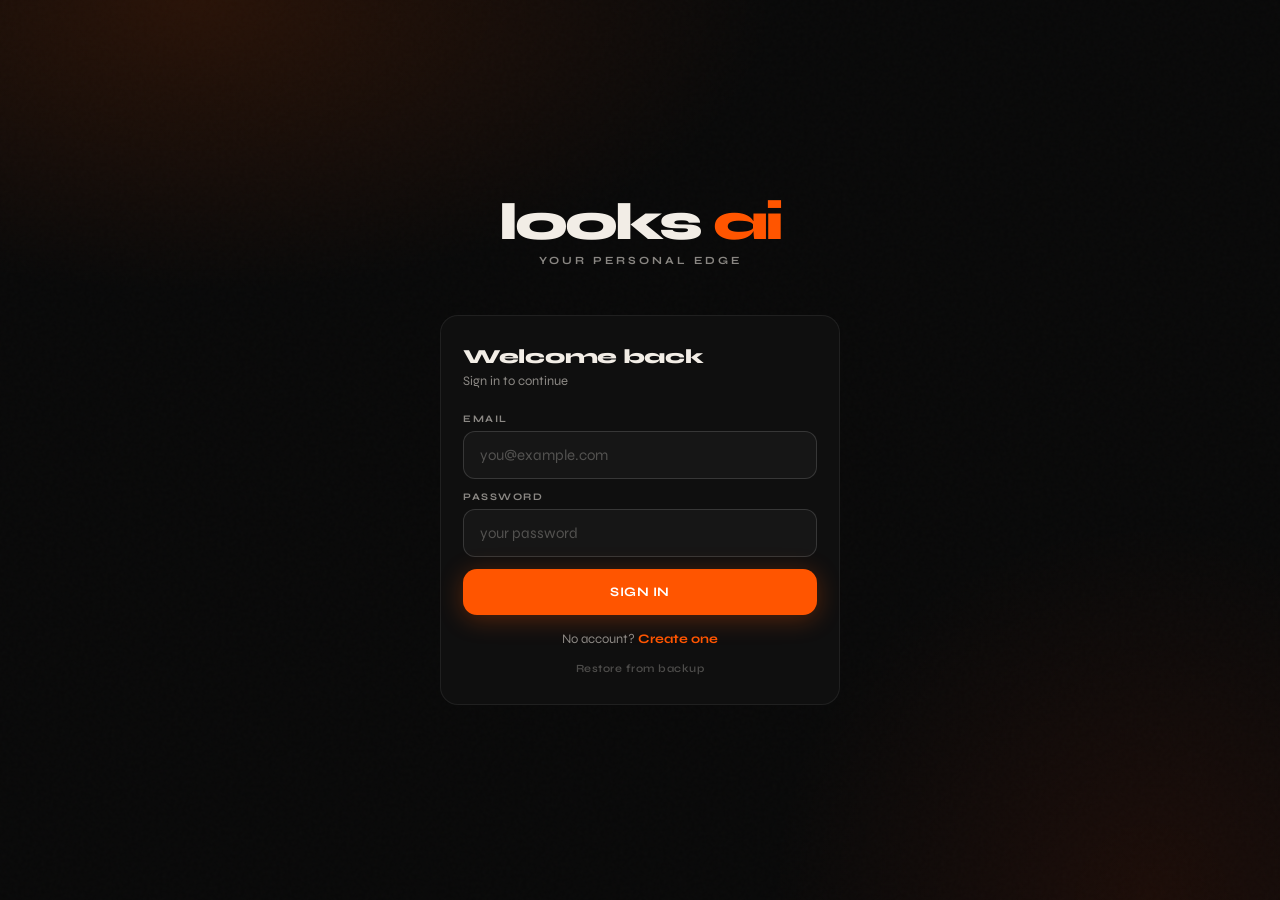
<file: index (8).html>
<!DOCTYPE html>
<html lang="en">
<head>
<meta charset="UTF-8">
<meta name="viewport" content="width=device-width, initial-scale=1.0, viewport-fit=cover">
<meta name="apple-mobile-web-app-capable" content="yes">
<meta name="apple-mobile-web-app-status-bar-style" content="black-translucent">
<meta name="apple-mobile-web-app-title" content="looks ai">
<meta name="theme-color" content="#080808">
<title>looks ai</title>
<link rel="preconnect" href="https://fonts.googleapis.com">
<link href="https://fonts.googleapis.com/css2?family=Syne:wght@600;700;800&family=JetBrains+Mono:wght@400;700&display=swap" rel="stylesheet">
<style>
:root {
  --bg: #080808;
  --bg1: #0f0f0f;
  --bg2: #161616;
  --bg3: #1e1e1e;
  --border: rgba(255,255,255,0.07);
  --border-bright: rgba(255,255,255,0.14);
  --orange: #ff5500;
  --orange-glow: rgba(255,85,0,0.3);
  --orange-dim: rgba(255,85,0,0.1);
  --orange-mid: rgba(255,85,0,0.18);
  --text: #f2ede6;
  --text-2: rgba(242,237,230,0.55);
  --text-3: rgba(242,237,230,0.28);
  --red: #ff3b3b;
  --green: #00d68f;
  --safe-top: env(safe-area-inset-top, 0px);
  --safe-bottom: env(safe-area-inset-bottom, 0px);
  --nav-h: 62px;
}

*, *::before, *::after {
  margin: 0; padding: 0;
  box-sizing: border-box;
  -webkit-tap-highlight-color: transparent;
}

html, body {
  height: 100%;
  background: var(--bg);
  color: var(--text);
  font-family: 'Syne', sans-serif;
  overflow: hidden;
  user-select: none;
  -webkit-user-select: none;
}

input, button, textarea { font-family: inherit; }
input[type=file] { display: none; }

/* SCROLLBAR */
::-webkit-scrollbar { display: none; }
* { scrollbar-width: none; }

/* TYPOGRAPHY */
.t-label {
  font-size: 10px;
  font-weight: 700;
  letter-spacing: 2px;
  text-transform: uppercase;
  color: var(--text-2);
}

.t-heading {
  font-size: 38px;
  font-weight: 800;
  line-height: 1;
  letter-spacing: -1px;
}

.t-mono {
  font-family: 'JetBrains Mono', monospace;
}

/* BACKGROUND */
.bg-layer {
  position: fixed; inset: 0; z-index: 0;
  background:
    radial-gradient(ellipse 70% 50% at 15% 0%, rgba(255,85,0,0.13) 0%, transparent 65%),
    radial-gradient(ellipse 50% 70% at 90% 100%, rgba(255,60,0,0.08) 0%, transparent 60%),
    var(--bg);
  pointer-events: none;
}

/* NOISE OVERLAY */
.bg-layer::after {
  content: '';
  position: absolute; inset: 0;
  background-image: url("data:image/svg+xml,%3Csvg viewBox='0 0 256 256' xmlns='http://www.w3.org/2000/svg'%3E%3Cfilter id='noise'%3E%3CfeTurbulence type='fractalNoise' baseFrequency='0.9' numOctaves='4' stitchTiles='stitch'/%3E%3C/filter%3E%3Crect width='100%25' height='100%25' filter='url(%23noise)' opacity='0.04'/%3E%3C/svg%3E");
  opacity: 0.5;
  pointer-events: none;
}

/* APP SHELL */
#app {
  position: relative; z-index: 1;
  height: 100dvh;
  display: flex;
  flex-direction: column;
}

/* SCREENS */
.screen {
  display: none;
  flex: 1;
  flex-direction: column;
  overflow-y: auto;
  overflow-x: hidden;
  padding: calc(var(--safe-top) + 16px) 16px 0;
  padding-bottom: calc(var(--nav-h) + var(--safe-bottom) + 12px);
  -webkit-overflow-scrolling: touch;
}
.screen.active { display: flex; }

/* CARDS */
.card {
  background: var(--bg1);
  border: 1px solid var(--border);
  border-radius: 18px;
}

.card-orange {
  background: var(--orange-dim);
  border: 1px solid rgba(255,85,0,0.22);
  border-radius: 18px;
}

.card-ghost {
  background: var(--bg2);
  border: 1px solid var(--border);
  border-radius: 18px;
}

/* BUTTONS */
.btn {
  display: flex; align-items: center; justify-content: center; gap: 8px;
  padding: 15px 22px;
  border-radius: 14px;
  border: none;
  font-size: 13px;
  font-weight: 700;
  letter-spacing: 0.5px;
  cursor: pointer;
  transition: transform 0.15s, opacity 0.15s;
  text-transform: uppercase;
}
.btn:active { transform: scale(0.96); }
.btn:disabled { opacity: 0.45; pointer-events: none; }

.btn-primary {
  background: var(--orange);
  color: #fff;
  box-shadow: 0 4px 24px var(--orange-glow);
}

.btn-outline {
  background: transparent;
  border: 1px solid var(--border-bright);
  color: var(--text);
}

.btn-ghost {
  background: var(--bg2);
  border: 1px solid var(--border);
  color: var(--text-2);
}

.btn-danger {
  background: rgba(255,59,59,0.12);
  border: 1px solid rgba(255,59,59,0.3);
  color: var(--red);
}

.btn-full { width: 100%; }

/* INPUTS */
.input {
  width: 100%;
  background: var(--bg2);
  border: 1px solid var(--border-bright);
  border-radius: 12px;
  padding: 14px 16px;
  color: var(--text);
  font-size: 15px;
  outline: none;
  transition: border-color 0.2s;
}
.input:focus { border-color: var(--orange); }
.input::placeholder { color: var(--text-3); }

/* SPINNER */
.spinner {
  width: 32px; height: 32px;
  border: 2.5px solid rgba(255,85,0,0.15);
  border-top-color: var(--orange);
  border-radius: 50%;
  animation: spin 0.75s linear infinite;
}
@keyframes spin { to { transform: rotate(360deg); } }

.loader {
  display: none;
  flex-direction: column;
  align-items: center;
  gap: 14px;
  padding: 36px 20px;
}
.loader.active { display: flex; }
.loader-text {
  font-size: 11px;
  font-weight: 700;
  letter-spacing: 2px;
  color: var(--text-2);
  text-transform: uppercase;
}

/* TOAST */
.toast {
  position: fixed;
  top: calc(var(--safe-top) + 14px);
  left: 50%;
  transform: translateX(-50%) translateY(-16px);
  background: var(--bg3);
  border: 1px solid var(--border-bright);
  padding: 11px 18px;
  border-radius: 50px;
  font-size: 13px;
  font-weight: 600;
  color: var(--text);
  opacity: 0;
  transition: all 0.3s cubic-bezier(0.34, 1.56, 0.64, 1);
  pointer-events: none;
  white-space: nowrap;
  z-index: 9999;
}
.toast.show {
  opacity: 1;
  transform: translateX(-50%) translateY(0);
}

/* MODAL */
.modal-overlay {
  position: fixed; inset: 0;
  z-index: 500;
  background: rgba(0,0,0,0.6);
  backdrop-filter: blur(12px);
  -webkit-backdrop-filter: blur(12px);
  display: none;
  align-items: flex-end;
}
.modal-overlay.show { display: flex; }
.modal {
  width: 100%;
  padding: 28px 20px calc(28px + var(--safe-bottom));
  border-radius: 26px 26px 0 0;
  background: var(--bg1);
  border-top: 1px solid var(--border-bright);
  max-height: 88dvh;
  overflow-y: auto;
}
.modal-title {
  font-size: 24px;
  font-weight: 800;
  letter-spacing: -0.5px;
  margin-bottom: 20px;
}

/* ANIMATIONS */
@keyframes fadeUp {
  from { opacity: 0; transform: translateY(18px); }
  to   { opacity: 1; transform: translateY(0); }
}
@keyframes fadeIn {
  from { opacity: 0; }
  to   { opacity: 1; }
}
@keyframes pulse {
  0%, 100% { opacity: 1; transform: scale(1); }
  50%       { opacity: 0.5; transform: scale(1.5); }
}

.fade-up { animation: fadeUp 0.4s cubic-bezier(0.22, 1, 0.36, 1) forwards; }
.fade-up-d1 { animation: fadeUp 0.4s 0.06s cubic-bezier(0.22, 1, 0.36, 1) both; }
.fade-up-d2 { animation: fadeUp 0.4s 0.12s cubic-bezier(0.22, 1, 0.36, 1) both; }
.fade-up-d3 { animation: fadeUp 0.4s 0.18s cubic-bezier(0.22, 1, 0.36, 1) both; }

/* DIVIDER */
.divider {
  height: 1px;
  background: var(--border);
  margin: 16px 0;
}

/* EMPTY STATE */
.empty {
  text-align: center;
  padding: 32px 20px;
  color: var(--text-3);
  font-size: 13px;
  font-weight: 500;
}

/* ===== NAV ===== */
nav {
  position: fixed;
  bottom: 0; left: 0; right: 0;
  z-index: 100;
  background: rgba(8,8,8,0.92);
  backdrop-filter: blur(32px) saturate(1.8);
  -webkit-backdrop-filter: blur(32px) saturate(1.8);
  border-top: 1px solid var(--border);
  padding-bottom: var(--safe-bottom);
  height: calc(var(--nav-h) + var(--safe-bottom));
}

.nav-inner {
  display: flex;
  align-items: stretch;
  height: var(--nav-h);
}

.nav-item {
  flex: 1;
  display: flex;
  flex-direction: column;
  align-items: center;
  justify-content: center;
  gap: 4px;
  cursor: pointer;
  color: var(--text-3);
  font-size: 9px;
  font-weight: 700;
  letter-spacing: 1px;
  text-transform: uppercase;
  transition: color 0.2s;
  padding: 8px 0;
  position: relative;
}

.nav-item svg {
  width: 21px; height: 21px;
  stroke-width: 1.8;
  transition: transform 0.2s cubic-bezier(0.34, 1.56, 0.64, 1);
}

.nav-item.active {
  color: var(--orange);
}

.nav-item.active svg {
  transform: scale(1.15);
  filter: drop-shadow(0 0 5px rgba(255,85,0,0.5));
}

.nav-item.active::before {
  content: '';
  position: absolute;
  top: 0; left: 50%;
  transform: translateX(-50%);
  width: 24px; height: 2px;
  background: var(--orange);
  border-radius: 0 0 3px 3px;
}

/* ===== LOGIN SCREEN ===== */
#screen-login {
  display: flex;
  flex-direction: column;
  align-items: center;
  justify-content: center;
  min-height: 100dvh;
  padding: 32px 24px;
  padding-bottom: calc(32px + var(--safe-bottom));
  overflow-y: auto;
}

.login-logo {
  font-size: 52px;
  font-weight: 800;
  letter-spacing: -3px;
  line-height: 1;
  margin-bottom: 6px;
}

.login-logo span { color: var(--orange); }

.login-tagline {
  font-size: 11px;
  font-weight: 700;
  letter-spacing: 3px;
  text-transform: uppercase;
  color: var(--text-2);
  margin-bottom: 48px;
}

.login-card {
  width: 100%;
  max-width: 400px;
  padding: 28px 22px;
}

.login-card h2 {
  font-size: 20px;
  font-weight: 800;
  margin-bottom: 4px;
  letter-spacing: -0.3px;
}

.login-card p {
  font-size: 13px;
  color: var(--text-2);
  margin-bottom: 24px;
}

.field-group { display: flex; flex-direction: column; gap: 12px; }
.field-label {
  font-size: 10px;
  font-weight: 700;
  letter-spacing: 1.5px;
  text-transform: uppercase;
  color: var(--text-2);
  margin-bottom: 6px;
  display: block;
}



.login-switch {
  text-align: center;
  font-size: 13px;
  color: var(--text-2);
  margin-top: 16px;
}
.login-switch span {
  color: var(--orange);
  font-weight: 700;
  cursor: pointer;
}

/* ===== DASHBOARD ===== */
.dash-header {
  margin-bottom: 22px;
  padding-top: 4px;
}

.dash-greeting {
  font-size: 11px;
  font-weight: 700;
  letter-spacing: 2px;
  text-transform: uppercase;
  color: var(--text-2);
  margin-bottom: 2px;
}

.dash-logo {
  font-size: 44px;
  font-weight: 800;
  letter-spacing: -2px;
  line-height: 1;
}
.dash-logo span { color: var(--orange); }

.dash-user {
  font-size: 13px;
  color: var(--text-2);
  margin-top: 3px;
}

.dash-user strong { color: var(--text); font-weight: 700; }

.stat-row {
  display: grid;
  grid-template-columns: 1fr 1fr;
  gap: 10px;
  margin-bottom: 10px;
}

.stat-card {
  padding: 18px 16px;
}

.stat-label {
  font-size: 9px;
  font-weight: 700;
  letter-spacing: 2px;
  text-transform: uppercase;
  color: var(--text-2);
  margin-bottom: 8px;
}

.stat-val {
  font-size: 38px;
  font-weight: 800;
  letter-spacing: -1px;
  line-height: 1;
}

.stat-unit {
  font-size: 11px;
  color: var(--text-2);
  margin-top: 4px;
}

.quick-grid {
  display: grid;
  grid-template-columns: 1fr 1fr;
  gap: 10px;
  margin-bottom: 20px;
}

.quick-btn {
  padding: 20px 16px;
  display: flex;
  flex-direction: column;
  gap: 8px;
  cursor: pointer;
  transition: transform 0.18s cubic-bezier(0.34, 1.56, 0.64, 1);
}
.quick-btn:active { transform: scale(0.95); }

.quick-icon { font-size: 26px; }
.quick-label { font-size: 14px; font-weight: 700; }
.quick-sub { font-size: 11px; color: var(--text-2); }

.section-label {
  font-size: 10px;
  font-weight: 700;
  letter-spacing: 2.5px;
  text-transform: uppercase;
  color: var(--text-3);
  margin-bottom: 10px;
  margin-top: 6px;
}

.dash-mini-card {
  padding: 16px;
  margin-bottom: 10px;
}

.dash-mini-head {
  display: flex;
  align-items: center;
  gap: 10px;
  margin-bottom: 10px;
}
.dash-mini-icon { font-size: 18px; }
.dash-mini-title { font-size: 12px; font-weight: 700; }
.dash-mini-date {
  font-size: 11px;
  color: var(--text-3);
  margin-left: auto;
  font-family: 'JetBrains Mono', monospace;
}

/* ===== PAGE HEADER ===== */
.page-header { margin-bottom: 22px; padding-top: 4px; }
.page-tag {
  font-size: 10px;
  font-weight: 700;
  letter-spacing: 2.5px;
  text-transform: uppercase;
  color: var(--orange);
  margin-bottom: 4px;
}
.page-title {
  font-size: 36px;
  font-weight: 800;
  letter-spacing: -1px;
  line-height: 1;
}

/* ===== UPLOAD ===== */
.upload-zone {
  border: 1.5px dashed rgba(255,85,0,0.35);
  border-radius: 18px;
  padding: 36px 20px;
  display: flex;
  flex-direction: column;
  align-items: center;
  gap: 12px;
  cursor: pointer;
  background: var(--orange-dim);
  transition: border-color 0.25s, background 0.25s;
  margin-bottom: 14px;
}
.upload-zone:active {
  border-color: var(--orange);
  background: var(--orange-mid);
}
.upload-icon { font-size: 40px; opacity: 0.65; }
.upload-text { font-size: 13px; font-weight: 600; color: var(--text-2); text-align: center; }
.upload-preview {
  width: 100%;
  border-radius: 14px;
  max-height: 260px;
  object-fit: cover;
  display: none;
}

/* ===== FACE ===== */
.face-result {
  display: none;
  flex-direction: column;
  padding: 22px;
  margin-bottom: 12px;
  gap: 0;
}
.face-score-big {
  font-size: 72px;
  font-weight: 800;
  letter-spacing: -3px;
  color: var(--orange);
  line-height: 1;
  filter: drop-shadow(0 0 20px rgba(255,85,0,0.4));
}
.face-score-denom {
  font-size: 18px;
  font-weight: 700;
  color: var(--text-3);
  align-self: flex-end;
  padding-bottom: 14px;
  margin-left: 4px;
}
.face-verdict-tag {
  font-size: 11px;
  font-weight: 700;
  letter-spacing: 2.5px;
  text-transform: uppercase;
  color: var(--orange);
  margin-bottom: 10px;
}
.face-body {
  font-size: 14px;
  line-height: 1.75;
  color: var(--text-2);
}

/* ===== FOOD ===== */
.food-tabs {
  display: flex;
  gap: 8px;
  margin-bottom: 14px;
}
.food-tab {
  flex: 1;
  padding: 11px;
  border-radius: 12px;
  border: 1px solid var(--border);
  background: transparent;
  color: var(--text-3);
  font-size: 12px;
  font-weight: 700;
  cursor: pointer;
  text-align: center;
  letter-spacing: 0.3px;
  transition: all 0.2s;
  text-transform: uppercase;
}
.food-tab.active {
  background: var(--orange-mid);
  border-color: rgba(255,85,0,0.4);
  color: var(--orange);
}

.macro-grid {
  display: grid;
  grid-template-columns: 1fr 1fr;
  gap: 10px;
  margin-bottom: 10px;
}
.macro-card {
  padding: 16px;
  display: flex;
  flex-direction: column;
  gap: 3px;
}
.macro-val { font-size: 32px; font-weight: 800; letter-spacing: -1px; }
.macro-name {
  font-size: 9px;
  font-weight: 700;
  letter-spacing: 2px;
  text-transform: uppercase;
  color: var(--text-2);
}
.macro-unit { font-size: 10px; color: var(--orange); font-weight: 700; }

/* ===== PHOTO EDITOR ===== */
.photo-editor {
  display: none;
  margin-bottom: 14px;
  border-radius: 18px;
  overflow: hidden;
  border: 1px solid var(--border);
  background: #000;
}
.editor-canvas-wrap {
  width: 100%;
  display: flex;
  align-items: center;
  justify-content: center;
  min-height: 200px;
  background: #000;
}
#edit-canvas { max-width: 100%; display: block; touch-action: none; }
.editor-toolbar {
  display: flex;
  gap: 6px;
  padding: 10px 12px;
  overflow-x: auto;
  background: rgba(0,0,0,0.8);
}
.edit-btn {
  flex-shrink: 0;
  padding: 8px 12px;
  border-radius: 9px;
  border: 1px solid var(--border-bright);
  background: transparent;
  color: var(--text-2);
  font-size: 11px;
  font-weight: 700;
  cursor: pointer;
  white-space: nowrap;
  letter-spacing: 0.5px;
  text-transform: uppercase;
}
.edit-btn.active, .edit-btn:active {
  background: var(--orange-mid);
  border-color: rgba(255,85,0,0.5);
  color: var(--orange);
}
.edit-slider-row {
  display: flex;
  align-items: center;
  gap: 10px;
  padding: 8px 14px;
  background: rgba(0,0,0,0.6);
}
.edit-slider-row label {
  font-size: 9px;
  font-weight: 700;
  letter-spacing: 1.5px;
  text-transform: uppercase;
  color: var(--text-2);
  width: 72px;
  flex-shrink: 0;
}
.edit-slider-row input[type=range] { flex: 1; accent-color: var(--orange); }
.edit-slider-val {
  font-family: 'JetBrains Mono', monospace;
  font-size: 10px;
  color: var(--orange);
  width: 28px;
  text-align: right;
  font-weight: 700;
}
.editor-actions {
  display: flex;
  gap: 8px;
  padding: 10px 12px;
  background: rgba(0,0,0,0.6);
}

/* ===== RUN ===== */
.run-stats {
  display: grid;
  grid-template-columns: 1fr 1fr 1fr;
  gap: 10px;
  margin-bottom: 12px;
}
.run-stat { padding: 16px 10px; text-align: center; }
.run-stat-val { font-size: 26px; font-weight: 800; letter-spacing: -0.5px; }
.run-stat-label {
  font-size: 9px;
  font-weight: 700;
  letter-spacing: 2px;
  text-transform: uppercase;
  color: var(--text-2);
  margin-top: 4px;
}

.run-map-box {
  border-radius: 18px;
  background: var(--bg1);
  border: 1px solid var(--border);
  height: 140px;
  display: flex;
  align-items: center;
  justify-content: center;
  flex-direction: column;
  gap: 8px;
  margin-bottom: 12px;
  overflow: hidden;
  position: relative;
}

.run-active-dot {
  width: 10px; height: 10px;
  border-radius: 50%;
  background: var(--orange);
  box-shadow: 0 0 14px var(--orange);
  animation: pulse 1.4s ease-in-out infinite;
  display: none;
}

.run-map-icon { font-size: 26px; }
.run-map-label {
  font-size: 10px;
  font-weight: 700;
  letter-spacing: 1.5px;
  text-transform: uppercase;
  color: var(--text-3);
  text-align: center;
  padding: 0 12px;
}

.run-btn-group { display: flex; gap: 10px; margin-bottom: 14px; }
.run-main-btn {
  flex: 1;
  padding: 20px;
  border-radius: 18px;
  border: none;
  font-size: 20px;
  font-weight: 800;
  letter-spacing: 1px;
  text-transform: uppercase;
  cursor: pointer;
  transition: transform 0.18s cubic-bezier(0.34, 1.56, 0.64, 1), box-shadow 0.2s;
}
.run-main-btn:active { transform: scale(0.96); }
.run-main-btn.state-start {
  background: var(--orange);
  color: #fff;
  box-shadow: 0 6px 28px var(--orange-glow);
}
.run-main-btn.state-pause {
  background: var(--bg2);
  border: 1px solid var(--border-bright);
  color: var(--text);
}
.run-main-btn.state-resume {
  background: var(--orange);
  color: #fff;
  box-shadow: 0 6px 28px var(--orange-glow);
}
.run-end-btn {
  width: 76px;
  padding: 20px 0;
  border-radius: 18px;
  border: 1px solid rgba(255,59,59,0.35);
  background: rgba(255,59,59,0.1);
  color: var(--red);
  font-size: 13px;
  font-weight: 800;
  letter-spacing: 1px;
  text-transform: uppercase;
  cursor: pointer;
  transition: transform 0.15s;
}
.run-end-btn:active { transform: scale(0.96); }

.run-extra {
  padding: 16px;
  margin-bottom: 12px;
  display: flex;
  flex-direction: column;
  gap: 10px;
}
.run-extra-row {
  display: flex;
  justify-content: space-between;
  align-items: center;
}
.run-extra-label {
  font-size: 10px;
  font-weight: 700;
  letter-spacing: 1.5px;
  text-transform: uppercase;
  color: var(--text-2);
}
.run-extra-val {
  font-size: 20px;
  font-weight: 800;
  letter-spacing: -0.5px;
}

.past-run-card {
  padding: 16px;
  margin-bottom: 10px;
  display: flex;
  align-items: center;
  gap: 14px;
}
.past-run-emoji { font-size: 20px; }
.past-run-info { flex: 1; }
.past-run-date { font-size: 13px; font-weight: 700; }
.past-run-sub { font-size: 11px; color: var(--text-2); margin-top: 3px; }
.past-run-dist { font-size: 24px; font-weight: 800; letter-spacing: -0.5px; color: var(--orange); }
.past-run-unit { font-size: 10px; color: var(--text-2); text-align: right; }

/* ===== HISTORY ===== */
.filter-bar {
  display: flex;
  gap: 8px;
  margin-bottom: 16px;
  overflow-x: auto;
  padding-bottom: 4px;
}
.filter-chip {
  flex-shrink: 0;
  padding: 8px 16px;
  border-radius: 50px;
  border: 1px solid var(--border);
  background: transparent;
  color: var(--text-3);
  font-size: 11px;
  font-weight: 700;
  cursor: pointer;
  text-transform: uppercase;
  letter-spacing: 0.5px;
  transition: all 0.2s;
}
.filter-chip.active {
  background: var(--orange-mid);
  border-color: rgba(255,85,0,0.4);
  color: var(--orange);
}

.history-item {
  padding: 15px;
  margin-bottom: 9px;
  display: flex;
  align-items: center;
  gap: 13px;
}
.history-emoji { font-size: 22px; width: 34px; text-align: center; }
.history-info { flex: 1; min-width: 0; }
.history-title {
  font-size: 13px;
  font-weight: 700;
  white-space: nowrap;
  overflow: hidden;
  text-overflow: ellipsis;
}
.history-sub { font-size: 11px; color: var(--text-2); margin-top: 3px; }
.history-right { text-align: right; }
.history-val { font-size: 22px; font-weight: 800; letter-spacing: -0.5px; color: var(--orange); }
.history-val-sub { font-size: 10px; color: var(--text-2); }

/* ===== SETTINGS ===== */
.settings-section { margin-bottom: 26px; }
.settings-section-title {
  font-size: 10px;
  font-weight: 700;
  letter-spacing: 2.5px;
  text-transform: uppercase;
  color: var(--text-3);
  margin-bottom: 10px;
  padding-left: 2px;
}
.settings-row {
  padding: 16px;
  margin-bottom: 8px;
  display: flex;
  align-items: center;
  gap: 14px;
  cursor: pointer;
}
.settings-icon { font-size: 18px; width: 28px; text-align: center; }
.settings-info { flex: 1; }
.settings-label { font-size: 14px; font-weight: 600; }
.settings-val {
  font-size: 11px;
  color: var(--text-2);
  margin-top: 2px;
  font-family: 'JetBrains Mono', monospace;
}
.settings-arrow { color: var(--text-3); font-size: 18px; }

</style>
</head>
<body>
<div class="bg-layer"></div>
<div id="app">

<!-- LOGIN SCREEN (outside nav shell) -->
<div id="screen-login" style="display:none">
  <div class="login-logo fade-up">looks <span>ai</span></div>
  <div class="login-tagline fade-up-d1">your personal edge</div>

  <!-- LOGIN FORM -->
  <div id="login-panel" class="login-card card fade-up-d2">
    <h2>Welcome back</h2>
    <p>Sign in to continue</p>
    <div class="field-group">
      <div>
        <label class="field-label">Email</label>
        <input class="input" type="email" id="login-email" placeholder="you@example.com" autocomplete="email" autocapitalize="none" inputmode="email">
      </div>
      <div>
        <label class="field-label">Password</label>
        <input class="input" type="password" id="login-password" placeholder="your password" autocomplete="current-password">
      </div>
      <button class="btn btn-primary btn-full" onclick="doLogin()">Sign In</button>
    </div>
    <div class="login-switch">No account? <span onclick="showRegister()">Create one</span></div>
    <div style="text-align:center;margin-top:10px">
      <span onclick="showImport()" style="color:var(--text-3);font-size:11px;font-weight:600;cursor:pointer;letter-spacing:0.5px">Restore from backup</span>
    </div>
  </div>

  <!-- REGISTER FORM -->
  <div id="register-panel" class="login-card card fade-up-d2" style="display:none">
    <h2>Create account</h2>
    <p>Stored locally on your device</p>
    <div class="field-group">
      <div>
        <label class="field-label">Display name</label>
        <input class="input" type="text" id="reg-name" placeholder="e.g. Alex" autocapitalize="words">
      </div>
      <div>
        <label class="field-label">Email</label>
        <input class="input" type="email" id="reg-email" placeholder="you@example.com" autocapitalize="none" inputmode="email">
      </div>
      <div>
        <label class="field-label">Password</label>
        <input class="input" type="password" id="reg-password" placeholder="min 6 characters" autocomplete="new-password">
      </div>
      <button class="btn btn-primary btn-full" onclick="doRegister()">Create Account</button>
    </div>
    <div class="login-switch">Have an account? <span onclick="showLogin()">Sign in</span></div>
  </div>

  <!-- IMPORT/RESTORE FORM -->
  <div id="import-panel" class="login-card card fade-up-d2" style="display:none">
    <h2>Restore backup</h2>
    <p>Load a previously exported <span style="color:var(--orange);font-family:'JetBrains Mono',monospace;font-size:12px">.json</span> file to recover your account and data</p>
    <div class="field-group">
      <label class="btn btn-outline btn-full" style="cursor:pointer">
        📂 Choose backup file
        <input type="file" id="import-file" accept=".json" onchange="importBackup(this)">
      </label>
    </div>
    <div class="login-switch" style="margin-top:8px"><span onclick="showLogin()">← Back to sign in</span></div>
  </div>
</div>

<!-- MAIN APP (shown after login) -->
<div id="main-app" style="display:none">

  <!-- DASHBOARD -->
  <div id="screen-dash" class="screen">
    <div class="dash-header">
      <div class="dash-greeting fade-up">Good <span id="time-of-day">morning</span></div>
      <div class="dash-logo fade-up-d1">looks <span>ai</span></div>
      <div class="dash-user fade-up-d2">Hey, <strong id="dash-username"></strong> 👋</div>
    </div>

    <div class="stat-row fade-up-d1">
      <div class="stat-card card">
        <div class="stat-label">This week</div>
        <div class="stat-val" id="dash-runs">0</div>
        <div class="stat-unit">runs</div>
      </div>
      <div class="stat-card card">
        <div class="stat-label">Total km</div>
        <div class="stat-val" id="dash-km">0.0</div>
        <div class="stat-unit">kilometers</div>
      </div>
    </div>

    <div class="quick-grid fade-up-d2">
      <div class="quick-btn card-orange" onclick="navTo('run')">
        <div class="quick-icon">🏃</div>
        <div class="quick-label">Start Run</div>
        <div class="quick-sub">Track your pace</div>
      </div>
      <div class="quick-btn card" onclick="navTo('food')">
        <div class="quick-icon">🍽️</div>
        <div class="quick-label">Scan Food</div>
        <div class="quick-sub">Check macros</div>
      </div>
      <div class="quick-btn card" onclick="navTo('face')">
        <div class="quick-icon">😎</div>
        <div class="quick-label">Face Rate</div>
        <div class="quick-sub">Brutal honesty</div>
      </div>
      <div class="quick-btn card" onclick="navTo('history')">
        <div class="quick-icon">📋</div>
        <div class="quick-label">History</div>
        <div class="quick-sub">All activity</div>
      </div>
    </div>

    <div class="section-label">Last Run</div>
    <div id="dash-last-run" style="margin-bottom:14px"><div class="empty">No runs yet 👟</div></div>

    <div class="section-label">Last Meal</div>
    <div id="dash-last-food" style="margin-bottom:14px"><div class="empty">No food logged yet 🍽️</div></div>

    <div class="section-label">Last Face Rating</div>
    <div id="dash-last-face" style="margin-bottom:20px"><div class="empty">No face rated yet 😎</div></div>
  </div>

  <!-- FACE RATER -->
  <div id="screen-face" class="screen">
    <div class="page-header">
      <div class="page-tag fade-up">Brutal Honesty</div>
      <div class="page-title fade-up-d1">Face Rater</div>
    </div>

    <div class="upload-zone fade-up-d1" id="face-upload-zone" onclick="document.getElementById('face-input').click()">
      <img id="face-preview" class="upload-preview" alt="">
      <div id="face-icon" class="upload-icon">📸</div>
      <div id="face-upload-text" class="upload-text">Tap to take or choose a photo</div>
    </div>
    <input type="file" id="face-input" accept="image/*" onchange="handleFaceImage(this)">

    <div class="loader" id="face-loader">
      <div class="spinner"></div>
      <div class="loader-text">Analysing...</div>
    </div>

    <div class="face-result card" id="face-result">
      <div class="face-verdict-tag" id="face-verdict-tag">—</div>
      <div style="display:flex;align-items:flex-end;gap:4px;margin-bottom:12px">
        <div class="face-score-big" id="face-score">—</div>
        <div class="face-score-denom">/ 10</div>
      </div>
      <div class="divider"></div>
      <div class="face-body" id="face-body" style="margin-top:12px"></div>
    </div>

    <div id="face-save-row" style="display:none;margin-top:12px">
      <button class="btn btn-primary btn-full" id="face-save-btn" onclick="saveFace()">Save to History</button>
    </div>

    <button class="btn btn-ghost btn-full" style="margin-top:10px;margin-bottom:16px" onclick="resetFace()">Try Another Photo</button>
  </div>

  <!-- FOOD SCANNER -->
  <div id="screen-food" class="screen">
    <div class="page-header">
      <div class="page-tag fade-up">AI Powered</div>
      <div class="page-title fade-up-d1">Food Scanner</div>
    </div>

    <div class="food-tabs fade-up-d1">
      <button class="food-tab active" id="tab-scan" onclick="switchFoodTab('scan')">📸 Photo</button>
      <button class="food-tab" id="tab-manual" onclick="switchFoodTab('manual')">✏️ Manual</button>
    </div>

    <!-- SCAN PANEL -->
    <div id="food-scan-panel">
      <div class="upload-zone" id="food-upload-zone" onclick="document.getElementById('food-input').click()">
        <img id="food-preview" class="upload-preview" alt="">
        <div id="food-icon" class="upload-icon">🍽️</div>
        <div id="food-upload-text" class="upload-text">Tap to photograph your food</div>
      </div>
      <input type="file" id="food-input" accept="image/*" onchange="handleFoodImage(this)">

      <!-- PHOTO EDITOR -->
      <div class="photo-editor" id="food-editor">
        <div class="editor-canvas-wrap"><canvas id="edit-canvas"></canvas></div>
        <div class="editor-toolbar">
          <button class="edit-btn" onclick="rotatePhoto(-90)">↺ L</button>
          <button class="edit-btn" onclick="rotatePhoto(90)">↻ R</button>
          <button class="edit-btn" onclick="flipPhoto('h')">↔ Flip</button>
          <button class="edit-btn" onclick="flipPhoto('v')">↕ Flip</button>
          <button class="edit-btn" id="crop-btn" onclick="toggleCrop()">✂ Crop</button>
        </div>
        <div class="edit-slider-row">
          <label>Brightness</label>
          <input type="range" min="-100" max="100" value="0" id="sl-brightness" oninput="applyFilters()">
          <span class="edit-slider-val" id="sv-brightness">0</span>
        </div>
        <div class="edit-slider-row">
          <label>Contrast</label>
          <input type="range" min="-100" max="100" value="0" id="sl-contrast" oninput="applyFilters()">
          <span class="edit-slider-val" id="sv-contrast">0</span>
        </div>
        <div class="edit-slider-row">
          <label>Saturation</label>
          <input type="range" min="-100" max="100" value="0" id="sl-saturation" oninput="applyFilters()">
          <span class="edit-slider-val" id="sv-saturation">0</span>
        </div>
        <div class="editor-actions">
          <button class="btn btn-primary btn-full" onclick="confirmEdit()">Use This Photo</button>
          <button class="btn btn-ghost" style="min-width:90px" onclick="cancelEdit()">Cancel</button>
        </div>
      </div>

      <div class="loader" id="food-loader">
        <div class="spinner"></div>
        <div class="loader-text">Scanning food...</div>
      </div>
    </div>

    <!-- MANUAL PANEL -->
    <div id="food-manual-panel" style="display:none">
      <div class="card" style="padding:20px;display:flex;flex-direction:column;gap:14px;margin-bottom:14px">
        <div>
          <label class="field-label">Food name</label>
          <input class="input" type="text" id="manual-name" placeholder="e.g. Chicken & Rice">
        </div>
        <div style="display:grid;grid-template-columns:1fr 1fr;gap:10px">
          <div><label class="field-label">Calories (kcal)</label><input class="input" type="number" inputmode="numeric" id="manual-cal" placeholder="450"></div>
          <div><label class="field-label">Protein (g)</label><input class="input" type="number" inputmode="numeric" id="manual-pro" placeholder="32"></div>
          <div><label class="field-label">Carbs (g)</label><input class="input" type="number" inputmode="numeric" id="manual-carb" placeholder="45"></div>
          <div><label class="field-label">Fat (g)</label><input class="input" type="number" inputmode="numeric" id="manual-fat" placeholder="12"></div>
        </div>
        <button class="btn btn-primary btn-full" onclick="saveManualFood()">Save Meal</button>
      </div>
    </div>

    <!-- FOOD RESULT -->
    <div id="food-result" style="display:none">
      <div class="card" style="padding:18px;margin-bottom:10px">
        <div style="font-size:17px;font-weight:800;letter-spacing:-0.3px;margin-bottom:4px" id="food-name"></div>
        <div style="font-size:13px;color:var(--text-2);line-height:1.6" id="food-desc"></div>
      </div>
      <div class="macro-grid">
        <div class="macro-card card-orange"><div class="macro-val" id="macro-cal">—</div><div class="macro-name">Calories</div><div class="macro-unit">kcal</div></div>
        <div class="macro-card card"><div class="macro-val" id="macro-pro">—</div><div class="macro-name">Protein</div><div class="macro-unit">grams</div></div>
        <div class="macro-card card"><div class="macro-val" id="macro-carb">—</div><div class="macro-name">Carbs</div><div class="macro-unit">grams</div></div>
        <div class="macro-card card"><div class="macro-val" id="macro-fat">—</div><div class="macro-name">Fat</div><div class="macro-unit">grams</div></div>
      </div>
      <div class="card" style="padding:16px;margin-bottom:12px">
        <div style="font-size:9px;font-weight:700;letter-spacing:2px;text-transform:uppercase;color:var(--orange);margin-bottom:8px">Health Tips</div>
        <div style="font-size:13px;color:var(--text-2);line-height:1.65" id="food-tips"></div>
      </div>
      <button class="btn btn-primary btn-full" id="food-save-btn" onclick="saveFood()" style="margin-bottom:10px">Save to History</button>
    </div>

    <button class="btn btn-ghost btn-full" style="margin-bottom:16px" onclick="resetFood()">Scan Another</button>
  </div>

  <!-- RUN TRACKER -->
  <div id="screen-run" class="screen">
    <div class="page-header">
      <div class="page-tag fade-up">GPS Tracking</div>
      <div class="page-title fade-up-d1">Run Tracker</div>
    </div>

    <div class="run-stats fade-up-d1">
      <div class="run-stat card"><div class="run-stat-val" id="run-dist">0.00</div><div class="run-stat-label">KM</div></div>
      <div class="run-stat card"><div class="run-stat-val" id="run-time">00:00</div><div class="run-stat-label">Time</div></div>
      <div class="run-stat card"><div class="run-stat-val" id="run-pace">--:--</div><div class="run-stat-label">Pace/km</div></div>
    </div>

    <div class="run-map-box fade-up-d2">
      <div class="run-active-dot" id="run-dot"></div>
      <div class="run-map-icon" id="run-map-icon">🗺️</div>
      <div class="run-map-label" id="run-map-label">GPS activates on start</div>
    </div>

    <div class="run-btn-group fade-up-d2">
      <button class="run-main-btn state-start" id="run-main-btn" onclick="toggleRun()">Start</button>
    </div>

    <div class="run-extra card fade-up-d2">
      <div class="run-extra-row">
        <div class="run-extra-label">Calories Burned</div>
        <div class="run-extra-val" id="run-cal">0 <span style="font-size:13px;color:var(--text-2);font-weight:600">kcal</span></div>
      </div>
      <div class="divider" style="margin:0"></div>
      <div class="run-extra-row">
        <div class="run-extra-label">Avg Speed</div>
        <div class="run-extra-val" id="run-speed">0.0 <span style="font-size:13px;color:var(--text-2);font-weight:600">km/h</span></div>
      </div>
    </div>

    <div id="run-save-section" style="display:none;margin-bottom:14px">
      <div class="card" style="padding:18px;margin-bottom:10px" id="run-summary"></div>
      <div style="display:flex;gap:10px">
        <button class="btn btn-primary btn-full" onclick="saveRun()">Save Run</button>
        <button class="btn btn-ghost" style="min-width:90px" onclick="discardRun()">Discard</button>
      </div>
    </div>

    <div class="section-label" style="margin-top:4px">Past Runs</div>
    <div id="past-runs-list"><div class="empty">No runs saved yet 🏃</div></div>
  </div>

  <!-- HISTORY -->
  <div id="screen-history" class="screen">
    <div class="page-header">
      <div class="page-tag fade-up">Your Activity</div>
      <div class="page-title fade-up-d1">History</div>
    </div>

    <div class="filter-bar fade-up-d1">
      <button class="filter-chip active" onclick="filterHistory('all', this)">All</button>
      <button class="filter-chip" onclick="filterHistory('run', this)">🏃 Runs</button>
      <button class="filter-chip" onclick="filterHistory('food', this)">🍽️ Food</button>
      <button class="filter-chip" onclick="filterHistory('face', this)">😎 Face</button>
    </div>

    <div id="history-list"><div class="empty">Nothing saved yet</div></div>
  </div>

  <!-- SETTINGS -->
  <div id="screen-settings" class="screen">
    <div class="page-header">
      <div class="page-tag fade-up">Configuration</div>
      <div class="page-title fade-up-d1">Settings</div>
    </div>

    <div class="settings-section fade-up-d1">
      <div class="settings-section-title">Account</div>
      <div class="settings-row card" style="margin-bottom:8px">
        <div class="settings-icon">👤</div>
        <div class="settings-info">
          <div class="settings-label">Signed in as</div>
          <div class="settings-val" id="settings-username">—</div>
        </div>
      </div>
      <div class="settings-row card" onclick="doLogout()" style="cursor:pointer">
        <div class="settings-icon">🚪</div>
        <div class="settings-info">
          <div class="settings-label">Sign Out</div>
          <div class="settings-val">Clear session</div>
        </div>
        <div class="settings-arrow">›</div>
      </div>
    </div>

    <div class="settings-section fade-up-d2">
      <div class="settings-section-title">AI</div>
      <div class="settings-row card" onclick="showModal('modal-apikey')" style="cursor:pointer">
        <div class="settings-icon">🤖</div>
        <div class="settings-info">
          <div class="settings-label">Groq API Key</div>
          <div class="settings-val" id="api-key-display">Using default</div>
        </div>
        <div class="settings-arrow">›</div>
      </div>
    </div>

    <div class="settings-section fade-up-d2">
      <div class="settings-section-title">Data</div>
      <div class="settings-row card" onclick="exportBackup()" style="cursor:pointer;margin-bottom:8px">
        <div class="settings-icon">💾</div>
        <div class="settings-info">
          <div class="settings-label">Export Backup</div>
          <div class="settings-val">Download your data as a .json file</div>
        </div>
        <div class="settings-arrow">›</div>
      </div>
      <div class="settings-row card" onclick="clearData()" style="cursor:pointer">
        <div class="settings-icon">🗑️</div>
        <div class="settings-info">
          <div class="settings-label">Clear My Data</div>
          <div class="settings-val">Resets your runs, food & face history</div>
        </div>
        <div class="settings-arrow">›</div>
      </div>
    </div>

    <div class="settings-section fade-up-d2">
      <div class="settings-section-title">App</div>
      <div class="settings-row card">
        <div class="settings-icon">📱</div>
        <div class="settings-info">
          <div class="settings-label">Version</div>
          <div class="settings-val">looks ai v4.0.0</div>
        </div>
      </div>
    </div>
  </div>

  <!-- NAV -->
  <nav>
    <div class="nav-inner">
      <div class="nav-item active" id="nav-dash">
        <svg viewBox="0 0 24 24" fill="none" stroke="currentColor"><rect x="3" y="3" width="7" height="7" rx="1.5"/><rect x="14" y="3" width="7" height="7" rx="1.5"/><rect x="3" y="14" width="7" height="7" rx="1.5"/><rect x="14" y="14" width="7" height="7" rx="1.5"/></svg>
        Home
      </div>
      <div class="nav-item" id="nav-face">
        <svg viewBox="0 0 24 24" fill="none" stroke="currentColor"><circle cx="12" cy="8" r="4"/><path d="M12 14c-4.5 0-7 2-7 3v1h14v-1c0-1-2.5-3-7-3z"/></svg>
        Face
      </div>
      <div class="nav-item" id="nav-food">
        <svg viewBox="0 0 24 24" fill="none" stroke="currentColor"><path d="M18 8c0-4-6-4-6 0v13"/><path d="M6 8v4a3 3 0 006 0V8"/></svg>
        Food
      </div>
      <div class="nav-item" id="nav-run">
        <svg viewBox="0 0 24 24" fill="none" stroke="currentColor"><circle cx="13" cy="4" r="1.5"/><path d="M8 17l2-5 3 3 2-8"/><path d="M5 21l3-4 2-4"/><path d="M19 17l-2-4-4-2"/></svg>
        Run
      </div>
      <div class="nav-item" id="nav-history">
        <svg viewBox="0 0 24 24" fill="none" stroke="currentColor"><path d="M12 8v4l3 3"/><circle cx="12" cy="12" r="9"/></svg>
        Log
      </div>
      <div class="nav-item" id="nav-settings">
        <svg viewBox="0 0 24 24" fill="none" stroke="currentColor"><circle cx="12" cy="12" r="3"/><path d="M12 1v2M12 21v2M4.22 4.22l1.42 1.42M18.36 18.36l1.42 1.42M1 12h2M21 12h2M4.22 19.78l1.42-1.42M18.36 5.64l1.42-1.42"/></svg>
        Settings
      </div>
    </div>
  </nav>

</div><!-- /main-app -->

<!-- MODALS -->
<div class="modal-overlay" id="modal-apikey">
  <div class="modal">
    <div class="modal-title">Groq API Key</div>
    <div style="font-size:13px;color:var(--text-2);margin-bottom:16px;line-height:1.6">Stored only on your device. Get a free key at <span style="color:var(--orange)">console.groq.com</span></div>
    <div style="display:flex;flex-direction:column;gap:10px">
      <input class="input" type="password" id="api-key-input" placeholder="gsk_...">
      <button class="btn btn-primary btn-full" onclick="saveApiKey()">Save Key</button>
      <button class="btn btn-ghost btn-full" onclick="hideModal('modal-apikey')">Cancel</button>
    </div>
  </div>
</div>

</div><!-- /app -->

<div class="toast" id="toast"></div>

<script type="module">
// ===== INLINE MODULE (no server needed — all imports inlined) =====

// ---- STORE ----
const GROQ_DEFAULT = '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';

const Auth = {
  getUser()  { try { return JSON.parse(localStorage.getItem('la_user')  || 'null'); } catch { return null; } },
  getUsers() { try { return JSON.parse(localStorage.getItem('la_users') || '[]');   } catch { return [];   } },

  // name = display name, email = login key, passwordHash = SHA-256 hex
  register(name, email, passwordHash) {
    if (!name || name.length < 2) return { ok: false, error: 'Display name too short' };
    if (!email || !email.includes('@')) return { ok: false, error: 'Invalid email' };
    const users = this.getUsers();
    if (users.find(u => u.email === email)) return { ok: false, error: 'An account with that email already exists' };
    const user = { name, email, passwordHash, createdAt: new Date().toISOString() };
    users.push(user);
    localStorage.setItem('la_users', JSON.stringify(users));
    localStorage.setItem('la_user', JSON.stringify(user));
    return { ok: true, user };
  },

  login(email, passwordHash) {
    const users = this.getUsers();
    const user = users.find(u => u.email === email);
    if (!user) return { ok: false, error: 'No account found for that email' };
    if (user.passwordHash !== passwordHash) return { ok: false, error: 'Wrong password — try again' };
    // Refresh stored session with latest user data
    localStorage.setItem('la_user', JSON.stringify(user));
    return { ok: true, user };
  },

  logout() { localStorage.removeItem('la_user'); },
  isLoggedIn() { return !!this.getUser(); }
};

const Store = {
  _key(n) { const u = Auth.getUser(); const p = u ? u.email.split('@')[0] : '_g'; return `la_${p}_${n}`; },
  get apiKey() { return localStorage.getItem('la_apikey') || GROQ_DEFAULT; },
  setApiKey(k) { localStorage.setItem('la_apikey', k); },
  get runs() { try { return JSON.parse(localStorage.getItem(this._key('runs')) || '[]'); } catch { return []; } },
  get foods() { try { return JSON.parse(localStorage.getItem(this._key('foods')) || '[]'); } catch { return []; } },
  get faces() { try { return JSON.parse(localStorage.getItem(this._key('faces')) || '[]'); } catch { return []; } },
  saveRun(r) { const a = this.runs; a.unshift(r); localStorage.setItem(this._key('runs'), JSON.stringify(a)); },
  saveFood(f) { const a = this.foods; a.unshift(f); localStorage.setItem(this._key('foods'), JSON.stringify(a.slice(0, 60))); },
  saveFace(f) { const a = this.faces; a.unshift(f); localStorage.setItem(this._key('faces'), JSON.stringify(a.slice(0, 60))); },
  clearAll() { ['runs','foods','faces'].forEach(k => localStorage.setItem(this._key(k), '[]')); }
};

// ---- HELPERS ----
const $ = id => document.getElementById(id);
const $$ = sel => document.querySelectorAll(sel);

let _toastTimer;
function toast(msg) {
  const el = $('toast'); el.textContent = msg; el.classList.add('show');
  clearTimeout(_toastTimer); _toastTimer = setTimeout(() => el.classList.remove('show'), 2800);
}

window.showModal = id => $(id).classList.add('show');
window.hideModal = id => $(id).classList.remove('show');

function fmtTime(s) {
  s = Math.max(0, s);
  return String(Math.floor(s / 60)).padStart(2,'0') + ':' + String(Math.floor(s % 60)).padStart(2,'0');
}
function fmtDate(iso) {
  const d = new Date(iso);
  return d.toLocaleDateString('en-AU', { weekday:'short', day:'numeric', month:'short' })
       + ' · ' + d.toLocaleTimeString('en-AU', { hour:'2-digit', minute:'2-digit' });
}

// ---- AUTH UI (email + password) ----

// SHA-256 hash using Web Crypto API
async function hashPassword(password) {
  const encoded = new TextEncoder().encode(password);
  const buffer = await crypto.subtle.digest('SHA-256', encoded);
  return Array.from(new Uint8Array(buffer)).map(b => b.toString(16).padStart(2,'0')).join('');
}

function initAuth() {
  $('screen-login').style.display = 'flex';
  $('main-app').style.display = 'none';
  // Allow Enter key to submit
  $('login-password')?.addEventListener('keydown', e => { if (e.key === 'Enter') doLogin(); });
  $('reg-password')?.addEventListener('keydown', e => { if (e.key === 'Enter') doRegister(); });
}

function showPanel(id) {
  ['login-panel','register-panel','import-panel'].forEach(p => $(p).style.display = 'none');
  $(id).style.display = 'block';
}
window.showRegister = () => showPanel('register-panel');
window.showLogin    = () => showPanel('login-panel');
window.showImport   = () => showPanel('import-panel');

window.doLogin = async function() {
  const email = $('login-email').value.trim().toLowerCase();
  const password = $('login-password').value;
  if (!email) { toast('Enter your email'); return; }
  if (!password) { toast('Enter your password'); return; }
  const hash = await hashPassword(password);
  const res = Auth.login(email, hash);
  if (!res.ok) { toast('❌ ' + res.error); return; }
  enterApp();
};

window.doRegister = async function() {
  const name = $('reg-name').value.trim();
  const email = $('reg-email').value.trim().toLowerCase();
  const password = $('reg-password').value;
  if (!name) { toast('Enter a display name'); return; }
  if (!email || !email.includes('@')) { toast('Enter a valid email'); return; }
  if (password.length < 6) { toast('Password must be at least 6 characters'); return; }
  const hash = await hashPassword(password);
  const res = Auth.register(name, email, hash);
  if (!res.ok) { toast('❌ ' + res.error); return; }
  toast('Account created! Welcome 🎉');
  enterApp();
};

// Import backup JSON
window.importBackup = function(input) {
  if (!input.files[0]) return;
  const reader = new FileReader();
  reader.onload = e => {
    try {
      const backup = JSON.parse(e.target.result);
      if (!backup.users || !backup.version) { toast('Invalid backup file'); return; }
      // Merge users
      const existing = Auth.getUsers();
      let added = 0;
      backup.users.forEach(u => {
        if (!existing.find(e => e.email === u.email)) { existing.push(u); added++; }
      });
      localStorage.setItem('la_users', JSON.stringify(existing));
      // Restore user data
      if (backup.userData) {
        Object.entries(backup.userData).forEach(([key, val]) => {
          localStorage.setItem(key, JSON.stringify(val));
        });
      }
      toast(`Restored ${added} account(s) ✅`);
      showLogin();
    } catch { toast('Could not read backup file'); }
  };
  reader.readAsText(input.files[0]);
};

function enterApp() {
  $('screen-login').style.display = 'none';
  $('main-app').style.display = 'block';
  setupNavListeners();
  navTo('dash');
  setTimeOfDay();
  updateSettingsDisplay();
}

window.doLogout = function() {
  if (!confirm('Sign out?')) return;
  Auth.logout();
  $('main-app').style.display = 'none';
  $('screen-login').style.display = 'flex';
  $('login-email').value = ''; $('login-password').value = '';
  showLogin();
};

// Export full backup as JSON file
window.exportBackup = function() {
  const user = Auth.getUser();
  if (!user) return;
  const prefix = `la_${user.email.split('@')[0]}_`;
  const userData = {};
  for (let i = 0; i < localStorage.length; i++) {
    const key = localStorage.key(i);
    if (key && key.startsWith('la_')) {
      try { userData[key] = JSON.parse(localStorage.getItem(key)); } catch { userData[key] = localStorage.getItem(key); }
    }
  }
  const backup = {
    version: '4.0',
    exportedAt: new Date().toISOString(),
    users: Auth.getUsers(),
    userData
  };
  const blob = new Blob([JSON.stringify(backup, null, 2)], { type: 'application/json' });
  const url = URL.createObjectURL(blob);
  const a = document.createElement('a');
  a.href = url; a.download = `looksai-backup-${new Date().toISOString().slice(0,10)}.json`;
  a.click(); URL.revokeObjectURL(url);
  toast('Backup downloaded 💾');
};

// ---- NAV ----
function setupNavListeners() {
  const navMap = {
    dash: updateDash,
    face: () => {},
    food: () => {},
    run: updatePastRuns,
    history: () => renderHistory('all'),
    settings: updateSettingsDisplay
  };
  Object.entries(navMap).forEach(([name, fn]) => {
    const el = $('nav-' + name);
    if (el) el.onclick = () => { navTo(name); fn(); };
  });
  $$('.modal-overlay').forEach(o => o.addEventListener('click', e => { if (e.target === o) o.classList.remove('show'); }));
}

window.navTo = function(name) {
  $$('.screen').forEach(s => s.classList.remove('active'));
  $$('.nav-item').forEach(n => n.classList.remove('active'));
  const screen = $('screen-' + name), nav = $('nav-' + name);
  if (screen) { screen.classList.add('active'); screen.scrollTop = 0; }
  if (nav) nav.classList.add('active');
};

function setTimeOfDay() {
  const h = new Date().getHours();
  const el = $('time-of-day');
  if (el) el.textContent = h < 12 ? 'morning' : h < 17 ? 'afternoon' : 'evening';
}

// ---- DASHBOARD ----
function updateDash() {
  const user = Auth.getUser();
  $('dash-username').textContent = user ? user.name : '';

  const runs = Store.runs;
  const weekAgo = Date.now() - 7 * 86400000;
  const wr = runs.filter(r => new Date(r.date) > weekAgo);
  $('dash-runs').textContent = wr.length;
  $('dash-km').textContent = wr.reduce((a, b) => a + (b.distance || 0), 0).toFixed(1);

  const lrEl = $('dash-last-run');
  if (runs.length) {
    const r = runs[0];
    lrEl.innerHTML = `<div class="dash-mini-card card">
      <div class="dash-mini-head"><div class="dash-mini-icon">🏃</div><div class="dash-mini-title">Last Run</div><div class="dash-mini-date">${fmtDate(r.date)}</div></div>
      <div style="display:flex;gap:18px;flex-wrap:wrap">
        <div><span style="font-size:28px;font-weight:800;letter-spacing:-1px;color:var(--orange)">${r.distance.toFixed(2)}</span><span style="font-size:11px;color:var(--text-2)"> km</span></div>
        <div><span style="font-size:28px;font-weight:800;letter-spacing:-1px">${r.duration}</span><span style="font-size:11px;color:var(--text-2)"> time</span></div>
        <div><span style="font-size:28px;font-weight:800;letter-spacing:-1px">${r.pace}</span><span style="font-size:11px;color:var(--text-2)"> /km</span></div>
      </div>
    </div>`;
  } else lrEl.innerHTML = '<div class="empty">No runs yet 👟</div>';

  const lfEl = $('dash-last-food'), foods = Store.foods;
  if (foods.length) {
    const f = foods[0];
    lfEl.innerHTML = `<div class="dash-mini-card card">
      <div class="dash-mini-head"><div class="dash-mini-icon">🍽️</div><div class="dash-mini-title">${f.name || 'Meal'}</div><div class="dash-mini-date">${fmtDate(f.date)}</div></div>
      <div style="display:grid;grid-template-columns:repeat(4,1fr);gap:8px;text-align:center">
        <div><div style="font-size:22px;font-weight:800;letter-spacing:-0.5px;color:var(--orange)">${f.calories||'—'}</div><div style="font-size:9px;font-weight:700;letter-spacing:1.5px;color:var(--text-2);text-transform:uppercase">kcal</div></div>
        <div><div style="font-size:22px;font-weight:800;letter-spacing:-0.5px">${f.protein||'—'}</div><div style="font-size:9px;font-weight:700;letter-spacing:1.5px;color:var(--text-2);text-transform:uppercase">protein</div></div>
        <div><div style="font-size:22px;font-weight:800;letter-spacing:-0.5px">${f.carbs||'—'}</div><div style="font-size:9px;font-weight:700;letter-spacing:1.5px;color:var(--text-2);text-transform:uppercase">carbs</div></div>
        <div><div style="font-size:22px;font-weight:800;letter-spacing:-0.5px">${f.fat||'—'}</div><div style="font-size:9px;font-weight:700;letter-spacing:1.5px;color:var(--text-2);text-transform:uppercase">fat</div></div>
      </div>
    </div>`;
  } else lfEl.innerHTML = '<div class="empty">No food logged yet 🍽️</div>';

  const ffEl = $('dash-last-face'), faces = Store.faces;
  if (faces.length) {
    const f = faces[0];
    ffEl.innerHTML = `<div class="dash-mini-card card">
      <div class="dash-mini-head"><div class="dash-mini-icon">😎</div><div class="dash-mini-title">${f.verdict || 'Rating'}</div><div class="dash-mini-date">${fmtDate(f.date)}</div></div>
      <div style="display:flex;align-items:flex-end;gap:4px;margin-bottom:8px">
        <div style="font-size:52px;font-weight:800;letter-spacing:-2px;color:var(--orange);line-height:1;filter:drop-shadow(0 0 14px rgba(255,85,0,0.4))">${f.score}</div>
        <div style="font-size:16px;color:var(--text-2);padding-bottom:8px">/ 10</div>
      </div>
      <div style="font-size:13px;color:var(--text-2);line-height:1.6">${f.text || ''}</div>
    </div>`;
  } else ffEl.innerHTML = '<div class="empty">No face rated yet 😎</div>';
}

// ---- FACE ----
let pendingFace = null;
window.handleFaceImage = function(input) {
  if (!input.files[0]) return;
  const reader = new FileReader();
  reader.onload = e => {
    const src = e.target.result;
    $('face-preview').src = src;
    $('face-preview').style.display = 'block';
    $('face-icon').style.display = 'none';
    $('face-upload-text').style.display = 'none';
    $('face-result').style.display = 'none';
    $('face-save-row').style.display = 'none';
    runFaceAnalysis(src);
  };
  reader.readAsDataURL(input.files[0]);
};

async function runFaceAnalysis(imageData) {
  $('face-loader').classList.add('active');
  try {
    const res = await fetch('https://api.groq.com/openai/v1/chat/completions', {
      method: 'POST',
      headers: { 'Content-Type': 'application/json', 'Authorization': 'Bearer ' + Store.apiKey },
      body: JSON.stringify({
        model: 'meta-llama/llama-4-scout-17b-16e-instruct', max_tokens: 400,
        messages: [{ role: 'user', content: [
          { type: 'image_url', image_url: { url: imageData } },
          { type: 'text', text: `Rate this person's attractiveness out of 10. Be warm and encouraging — most people who take selfies care about their appearance and land between 6.5–8.5. A 7 = genuinely attractive, 8 = very attractive. Only go below 6.5 for clear reasons.
Write ~50 words: highlight 2–3 positives, then 1 small improvement (grooming, skincare, style). Motivating tone.
Respond ONLY as valid JSON, no markdown:
{"score":7.5,"verdict":"ATTRACTIVE","text":"Your 50-word assessment."}
verdict must be one of: STUNNING, VERY ATTRACTIVE, ATTRACTIVE, ABOVE AVERAGE, AVERAGE, BELOW AVERAGE` }
        ]}]
      })
    });
    const data = await res.json();
    if (data.error) throw new Error(data.error.message);
    const json = JSON.parse(data.choices[0].message.content.replace(/```json|```/g,'').trim());
    pendingFace = { ...json, date: new Date().toISOString() };
    $('face-verdict-tag').textContent = json.verdict || '—';
    $('face-score').textContent = typeof json.score === 'number' ? json.score.toFixed(1) : json.score;
    $('face-body').textContent = json.text || '';
    $('face-result').style.display = 'flex';
    $('face-save-row').style.display = 'block';
  } catch(e) { toast('Error: ' + (e.message || 'AI failed')); }
  finally { $('face-loader').classList.remove('active'); }
}

window.saveFace = function() {
  if (!pendingFace) return;
  Store.saveFace(pendingFace);
  const btn = $('face-save-btn'); btn.textContent = '✅ Saved!'; btn.disabled = true;
  toast('Face rating saved!'); pendingFace = null;
};

window.resetFace = function() {
  pendingFace = null;
  $('face-preview').style.display = 'none'; $('face-preview').src = '';
  $('face-icon').style.display = 'block'; $('face-upload-text').style.display = 'block';
  $('face-result').style.display = 'none'; $('face-save-row').style.display = 'none';
  $('face-save-btn').textContent = 'Save to History'; $('face-save-btn').disabled = false;
  $('face-input').value = '';
};

// ---- PHOTO EDITOR ----
let editImg = null, editRot = 0, editFlipH = false, editFlipV = false;
let cropMode = false, cropStart = null, cropRect = null;

window.handleFoodImage = function(input) {
  if (!input.files[0]) return;
  const reader = new FileReader();
  reader.onload = e => {
    const img = new Image();
    img.onload = () => {
      editImg = img; editRot = 0; editFlipH = false; editFlipV = false; cropMode = false; cropRect = null;
      resetSliders(); renderCanvas();
      $('food-upload-zone').style.display = 'none';
      $('food-editor').style.display = 'block';
      $('food-result').style.display = 'none';
    };
    img.src = e.target.result;
  };
  reader.readAsDataURL(input.files[0]);
};

function resetSliders() {
  ['brightness','contrast','saturation'].forEach(k => {
    $('sl-' + k).value = 0; $('sv-' + k).textContent = 0;
  });
}

function renderCanvas() {
  if (!editImg) return;
  const canvas = $('edit-canvas');
  const maxW = canvas.parentElement.clientWidth || 360;
  const rot = editRot % 180 !== 0;
  const srcW = rot ? editImg.naturalHeight : editImg.naturalWidth;
  const srcH = rot ? editImg.naturalWidth : editImg.naturalHeight;
  const scale = Math.min(maxW / srcW, 300 / srcH, 1);
  canvas.width = srcW * scale; canvas.height = srcH * scale;
  const ctx = canvas.getContext('2d');
  ctx.save();
  ctx.translate(canvas.width / 2, canvas.height / 2);
  ctx.rotate(editRot * Math.PI / 180);
  ctx.scale(editFlipH ? -1 : 1, editFlipV ? -1 : 1);
  const dw = rot ? srcH * scale : srcW * scale;
  const dh = rot ? srcW * scale : srcH * scale;
  const br = parseInt($('sl-brightness').value);
  const co = parseInt($('sl-contrast').value);
  const sa = parseInt($('sl-saturation').value);
  ctx.filter = `brightness(${100+br}%) contrast(${100+co}%) saturate(${100+sa}%)`;
  ctx.drawImage(editImg, -dw/2, -dh/2, dw, dh);
  ctx.restore();
  if (cropMode && cropRect) {
    ctx.strokeStyle = 'rgba(255,85,0,0.9)'; ctx.lineWidth = 2; ctx.setLineDash([5,3]);
    ctx.strokeRect(cropRect.x, cropRect.y, cropRect.w, cropRect.h);
    ctx.fillStyle = 'rgba(255,85,0,0.07)'; ctx.fillRect(cropRect.x, cropRect.y, cropRect.w, cropRect.h);
  }
}

window.applyFilters = function() {
  ['brightness','contrast','saturation'].forEach(k => $('sv-'+k).textContent = $('sl-'+k).value);
  renderCanvas();
};
window.rotatePhoto = deg => { editRot = (editRot + deg + 360) % 360; renderCanvas(); };
window.flipPhoto = axis => { if (axis==='h') editFlipH=!editFlipH; else editFlipV=!editFlipV; renderCanvas(); };
window.toggleCrop = function() {
  cropMode = !cropMode; cropRect = null;
  $('crop-btn').classList.toggle('active', cropMode);
  renderCanvas();
  if (cropMode) toast('Drag on the image to crop');
};

const ec = document.getElementById('edit-canvas');
function getCanvasPoint(e) {
  const r = ec.getBoundingClientRect(), s = e.touches ? e.touches[0] : e;
  return { x: s.clientX - r.left, y: s.clientY - r.top };
}
ec.addEventListener('mousedown', e => { if (cropMode) cropStart = getCanvasPoint(e); });
ec.addEventListener('mousemove', e => {
  if (!cropMode || !cropStart) return;
  const p = getCanvasPoint(e);
  cropRect = { x: Math.min(cropStart.x, p.x), y: Math.min(cropStart.y, p.y), w: Math.abs(p.x-cropStart.x), h: Math.abs(p.y-cropStart.y) };
  renderCanvas();
});
ec.addEventListener('mouseup', () => { cropStart = null; });
ec.addEventListener('touchstart', e => { if (cropMode) cropStart = getCanvasPoint(e); }, { passive: true });
ec.addEventListener('touchmove', e => {
  if (!cropMode || !cropStart) return;
  const p = getCanvasPoint(e);
  cropRect = { x: Math.min(cropStart.x, p.x), y: Math.min(cropStart.y, p.y), w: Math.abs(p.x-cropStart.x), h: Math.abs(p.y-cropStart.y) };
  renderCanvas();
}, { passive: true });
ec.addEventListener('touchend', () => { cropStart = null; });

window.confirmEdit = function() {
  if (cropMode && cropRect && cropRect.w > 5 && cropRect.h > 5) {
    const tmp = document.createElement('canvas');
    tmp.width = cropRect.w; tmp.height = cropRect.h;
    tmp.getContext('2d').drawImage(ec, cropRect.x, cropRect.y, cropRect.w, cropRect.h, 0, 0, cropRect.w, cropRect.h);
    const ni = new Image();
    ni.onload = () => {
      editImg = ni; editRot = 0; editFlipH = false; editFlipV = false;
      cropMode = false; cropRect = null; $('crop-btn').classList.remove('active');
      renderCanvas(); setTimeout(doConfirmEdit, 50);
    };
    ni.src = tmp.toDataURL();
    return;
  }
  doConfirmEdit();
};

function doConfirmEdit() {
  const url = $('edit-canvas').toDataURL('image/jpeg', 0.92);
  $('food-preview').src = url; $('food-preview').style.display = 'block';
  $('food-icon').style.display = 'none'; $('food-upload-text').style.display = 'none';
  $('food-editor').style.display = 'none';
  $('food-upload-zone').style.display = 'flex';
  runFoodAnalysis(url);
}

window.cancelEdit = function() {
  editImg = null;
  $('food-editor').style.display = 'none';
  $('food-upload-zone').style.display = 'flex';
  $('food-input').value = '';
};

// ---- FOOD ----
let pendingFood = null;

window.switchFoodTab = function(tab) {
  $('food-scan-panel').style.display = tab === 'scan' ? 'block' : 'none';
  $('food-manual-panel').style.display = tab === 'manual' ? 'block' : 'none';
  $('food-result').style.display = 'none';
  $('tab-scan').classList.toggle('active', tab === 'scan');
  $('tab-manual').classList.toggle('active', tab === 'manual');
};

async function runFoodAnalysis(imageData) {
  $('food-loader').classList.add('active');
  try {
    const res = await fetch('https://api.groq.com/openai/v1/chat/completions', {
      method: 'POST',
      headers: { 'Content-Type': 'application/json', 'Authorization': 'Bearer ' + Store.apiKey },
      body: JSON.stringify({
        model: 'meta-llama/llama-4-scout-17b-16e-instruct', max_tokens: 450,
        messages: [{ role: 'user', content: [
          { type: 'image_url', image_url: { url: imageData } },
          { type: 'text', text: 'Analyze this food. Respond ONLY as valid JSON, no markdown:\n{"name":"Food name","calories":450,"protein":32,"carbs":45,"fat":12,"description":"Brief 1-sentence description.","tips":"1-2 short health tips."}\nAll numbers must be integers.' }
        ]}]
      })
    });
    const data = await res.json();
    if (data.error) throw new Error(data.error.message);
    const json = JSON.parse(data.choices[0].message.content.replace(/```json|```/g,'').trim());
    pendingFood = { ...json, date: new Date().toISOString() };
    $('food-name').textContent = json.name || 'Unknown';
    $('food-desc').textContent = json.description || '';
    $('macro-cal').textContent = json.calories || '—';
    $('macro-pro').textContent = json.protein || '—';
    $('macro-carb').textContent = json.carbs || '—';
    $('macro-fat').textContent = json.fat || '—';
    $('food-tips').textContent = json.tips || '';
    $('food-result').style.display = 'block';
    $('food-save-btn').textContent = 'Save to History'; $('food-save-btn').disabled = false;
  } catch(e) { toast('Error: ' + (e.message || 'AI failed')); }
  finally { $('food-loader').classList.remove('active'); }
}

window.saveFood = function() {
  if (!pendingFood) return;
  Store.saveFood(pendingFood);
  const btn = $('food-save-btn'); btn.textContent = '✅ Saved!'; btn.disabled = true;
  toast('Meal saved! 🍽️'); pendingFood = null;
};

window.saveManualFood = function() {
  const name = $('manual-name').value.trim();
  if (!name) { toast('Enter a food name'); return; }
  Store.saveFood({
    name, date: new Date().toISOString(),
    calories: parseInt($('manual-cal').value) || 0,
    protein: parseInt($('manual-pro').value) || 0,
    carbs: parseInt($('manual-carb').value) || 0,
    fat: parseInt($('manual-fat').value) || 0,
    description: 'Manually added', tips: ''
  });
  ['manual-name','manual-cal','manual-pro','manual-carb','manual-fat'].forEach(id => $(id).value = '');
  toast('Meal saved! 🍽️');
};

window.resetFood = function() {
  pendingFood = null; editImg = null;
  $('food-preview').style.display = 'none'; $('food-preview').src = '';
  $('food-icon').style.display = 'block'; $('food-upload-text').style.display = 'block';
  $('food-result').style.display = 'none'; $('food-editor').style.display = 'none';
  $('food-upload-zone').style.display = 'flex'; $('food-input').value = '';
};

// ---- RUN ----
let runInterval=null, runSecs=0, runDist=0, runRunning=false, runPaused=false;
let lastPos=null, watchId=null, speedSamples=[], pendingRun=null;

window.toggleRun = function() {
  if (!runRunning) startRun();
  else if (!runPaused) pauseRun();
  else resumeRun();
};

function startRun() {
  runRunning=true; runPaused=false; runSecs=0; runDist=0; lastPos=null; speedSamples=[]; pendingRun=null;
  $('run-save-section').style.display = 'none';
  updateRunDisplay();
  runInterval = setInterval(() => { runSecs++; updateRunDisplay(); }, 1000);
  const btn = $('run-main-btn');
  btn.textContent = 'Pause'; btn.className = 'run-main-btn state-pause';

  // Add END button
  let endBtn = $('run-end-btn');
  if (!endBtn) {
    endBtn = document.createElement('button');
    endBtn.id = 'run-end-btn'; endBtn.className = 'run-end-btn';
    endBtn.textContent = 'End'; endBtn.onclick = stopRun;
    btn.parentNode.appendChild(endBtn);
  }
  endBtn.style.display = 'block';

  $('run-dot').style.display = 'block'; $('run-map-icon').style.display = 'none';

  if (!navigator.geolocation) { $('run-map-label').textContent = 'GPS not supported'; return; }
  $('run-map-label').textContent = 'Requesting location...';
  navigator.geolocation.getCurrentPosition(fp => {
    lastPos = fp.coords; $('run-map-label').textContent = 'GPS locked ✓';
    watchId = navigator.geolocation.watchPosition(pos => {
      if (lastPos && !runPaused) {
        const d = haversine(lastPos, pos.coords);
        if (d < 0.05) runDist += d;
        if (pos.coords.speed !== null && pos.coords.speed >= 0) speedSamples.push(pos.coords.speed * 3.6);
      }
      lastPos = pos.coords; updateRunDisplay();
    }, () => { $('run-map-label').textContent = 'GPS lost'; }, { enableHighAccuracy:true, maximumAge:2000, timeout:10000 });
  }, err => {
    const m = { 1:'Location denied — check Settings', 2:'GPS unavailable', 3:'GPS timed out' };
    $('run-map-label').textContent = m[err.code] || 'GPS error';
    $('run-dot').style.display = 'none';
    toast('📍 ' + (m[err.code] || 'GPS error'));
  }, { enableHighAccuracy:true, timeout:15000 });
}

function pauseRun() {
  runPaused = true; clearInterval(runInterval);
  const btn = $('run-main-btn'); btn.textContent = 'Resume'; btn.className = 'run-main-btn state-resume';
}

function resumeRun() {
  runPaused = false;
  runInterval = setInterval(() => { runSecs++; updateRunDisplay(); }, 1000);
  const btn = $('run-main-btn'); btn.textContent = 'Pause'; btn.className = 'run-main-btn state-pause';
}

function stopRun() {
  if (!runRunning) return;
  clearInterval(runInterval);
  if (watchId) navigator.geolocation.clearWatch(watchId);
  runRunning = false; runPaused = false;
  const endBtn = $('run-end-btn'); if (endBtn) endBtn.style.display = 'none';
  const btn = $('run-main-btn'); btn.textContent = 'Start'; btn.className = 'run-main-btn state-start';
  $('run-dot').style.display = 'none'; $('run-map-icon').style.display = 'block';
  $('run-map-label').textContent = 'GPS activates on start';

  if (runSecs > 5 && runDist > 0.01) {
    const spd = speedSamples.length ? (speedSamples.reduce((a,b) => a+b, 0) / speedSamples.length).toFixed(1) : '0.0';
    pendingRun = { date: new Date().toISOString(), distance: runDist, duration: fmtTime(runSecs), pace: fmtTime(runSecs/runDist), speed: spd, calories: Math.round(runDist * 65) };
    $('run-summary').innerHTML = `
      <div style="font-size:10px;font-weight:700;letter-spacing:2px;text-transform:uppercase;color:var(--text-2);margin-bottom:12px">Run complete — save it?</div>
      <div style="display:flex;gap:18px;flex-wrap:wrap">
        <div><span style="font-size:30px;font-weight:800;letter-spacing:-1px;color:var(--orange)">${runDist.toFixed(2)}</span><span style="font-size:11px;color:var(--text-2)"> km</span></div>
        <div><span style="font-size:30px;font-weight:800;letter-spacing:-1px">${fmtTime(runSecs)}</span><span style="font-size:11px;color:var(--text-2)"> time</span></div>
        <div><span style="font-size:30px;font-weight:800;letter-spacing:-1px">${fmtTime(runSecs/runDist)}</span><span style="font-size:11px;color:var(--text-2)"> /km</span></div>
        <div><span style="font-size:30px;font-weight:800;letter-spacing:-1px">${spd}</span><span style="font-size:11px;color:var(--text-2)"> km/h</span></div>
      </div>`;
    $('run-save-section').style.display = 'block';
  }
  runSecs = 0; runDist = 0; lastPos = null; speedSamples = [];
  updateRunDisplay();
}

function updateRunDisplay() {
  $('run-dist').textContent = runDist.toFixed(2);
  $('run-time').textContent = fmtTime(runSecs);
  $('run-pace').textContent = runSecs > 0 && runDist > 0.01 ? fmtTime(runSecs / runDist) : '--:--';
  $('run-cal').innerHTML = Math.round(runDist * 65) + ' <span style="font-size:13px;color:var(--text-2);font-weight:600">kcal</span>';
  const spd = speedSamples.length ? (speedSamples.reduce((a,b)=>a+b,0)/speedSamples.length).toFixed(1) : '0.0';
  $('run-speed').innerHTML = spd + ' <span style="font-size:13px;color:var(--text-2);font-weight:600">km/h</span>';
}

function haversine(p, c) {
  const R = 6371, dLat = (c.latitude - p.latitude) * Math.PI/180, dLon = (c.longitude - p.longitude) * Math.PI/180;
  const a = Math.sin(dLat/2)**2 + Math.cos(p.latitude*Math.PI/180)*Math.cos(c.latitude*Math.PI/180)*Math.sin(dLon/2)**2;
  return R * 2 * Math.atan2(Math.sqrt(a), Math.sqrt(1-a));
}

window.saveRun = function() {
  if (!pendingRun) return;
  Store.saveRun(pendingRun); pendingRun = null;
  $('run-save-section').style.display = 'none';
  toast('Run saved! 🎉'); updatePastRuns();
};

window.discardRun = function() {
  pendingRun = null; $('run-save-section').style.display = 'none'; toast('Run discarded');
};

function updatePastRuns() {
  const runs = Store.runs, el = $('past-runs-list');
  if (!runs.length) { el.innerHTML = '<div class="empty">No runs saved yet 🏃</div>'; return; }
  el.innerHTML = runs.map(r => `
    <div class="past-run-card card">
      <div class="past-run-emoji">🏃</div>
      <div class="past-run-info">
        <div class="past-run-date">${fmtDate(r.date)}</div>
        <div class="past-run-sub">${r.duration} · ${r.pace}/km · ${r.calories} kcal</div>
      </div>
      <div>
        <div class="past-run-dist">${r.distance.toFixed(2)}</div>
        <div class="past-run-unit">km</div>
      </div>
    </div>`).join('');
}

// ---- HISTORY ----
window.filterHistory = function(type, btn) {
  $$('.filter-chip').forEach(c => c.classList.remove('active'));
  btn.classList.add('active');
  renderHistory(type);
};

function renderHistory(type) {
  const el = $('history-list');
  let items = [];
  if (type==='all'||type==='run') Store.runs.forEach(r => items.push({ type:'run', ...r }));
  if (type==='all'||type==='food') Store.foods.forEach(f => items.push({ type:'food', ...f }));
  if (type==='all'||type==='face') Store.faces.forEach(f => items.push({ type:'face', ...f }));
  items.sort((a,b) => new Date(b.date) - new Date(a.date));
  if (!items.length) { el.innerHTML = '<div class="empty">Nothing here yet</div>'; return; }
  el.innerHTML = items.map(i => {
    if (i.type==='run') return `<div class="history-item card"><div class="history-emoji">🏃</div><div class="history-info"><div class="history-title">${fmtDate(i.date)}</div><div class="history-sub">${i.duration} · ${i.pace}/km · ${i.speed||'—'} km/h</div></div><div class="history-right"><div class="history-val">${i.distance.toFixed(2)}</div><div class="history-val-sub">km</div></div></div>`;
    if (i.type==='food') return `<div class="history-item card"><div class="history-emoji">🍽️</div><div class="history-info"><div class="history-title">${i.name||'Food'}</div><div class="history-sub">${fmtDate(i.date)} · ${i.protein||0}g protein</div></div><div class="history-right"><div class="history-val">${i.calories||'—'}</div><div class="history-val-sub">kcal</div></div></div>`;
    if (i.type==='face') return `<div class="history-item card"><div class="history-emoji">😎</div><div class="history-info"><div class="history-title">${i.verdict||'Face Rating'}</div><div class="history-sub">${fmtDate(i.date)}</div></div><div class="history-right"><div class="history-val">${i.score}</div><div class="history-val-sub">/ 10</div></div></div>`;
    return '';
  }).join('');
}

// ---- SETTINGS ----
function updateSettingsDisplay() {
  const user = Auth.getUser();
  $('settings-username').textContent = user ? `${user.name} (${user.email})` : '—';
  const key = Store.apiKey;
  $('api-key-display').textContent = key.startsWith('gsk_') && key !== GROQ_DEFAULT
    ? key.slice(0,8) + '••••' + key.slice(-4)
    : 'Using default key';
}

window.saveApiKey = function() {
  const key = $('api-key-input').value.trim();
  if (!key || !key.startsWith('gsk_')) { toast('Enter a valid Groq key (gsk_...)'); return; }
  Store.setApiKey(key);
  hideModal('modal-apikey');
  updateSettingsDisplay();
  toast('Key saved ✅');
};

window.clearData = function() {
  if (!confirm('Clear all your history? This cannot be undone.')) return;
  Store.clearAll(); toast('Data cleared'); updateDash();
};

// ---- BOOT ----
if (Auth.isLoggedIn()) {
  enterApp();
} else {
  initAuth();
}
</script>
</body>
</html>
</file>
